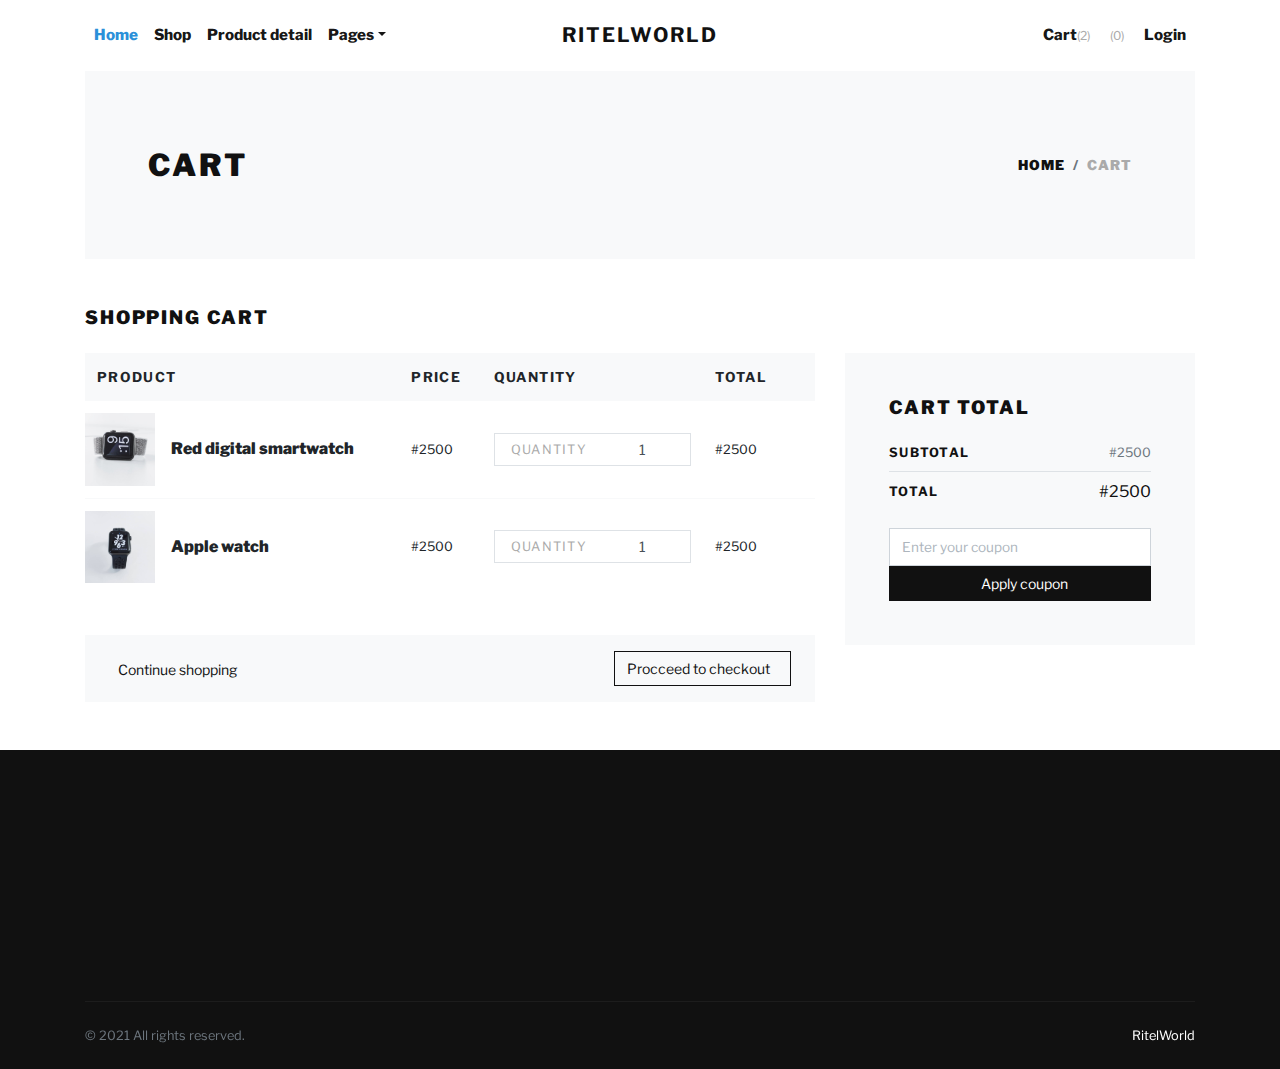
<file: cart.html>
<!DOCTYPE html>
<html>
  <head>
    <meta charset="utf-8">
    <meta http-equiv="X-UA-Compatible" content="IE=edge">
    <title> Cart | RitelWorld</title>
    <meta name="description" content="">
    <meta name="viewport" content="width=device-width, initial-scale=1">
    <meta name="robots" content="all,follow">
    <!-- Bootstrap CSS-->
    <link rel="stylesheet" href="vendor/bootstrap/css/bootstrap.min.css">
    <!-- Animate on scroll-->
    <link rel="stylesheet" href="vendor/animate-on-scroll/aos.css">
    <!-- Lightbox-->
    <link rel="stylesheet" href="vendor/lightbox2/css/lightbox.min.css">
    <!-- Range slider-->
    <link rel="stylesheet" href="vendor/nouislider/nouislider.min.css">
    <!-- Bootstrap select-->
    <link rel="stylesheet" href="vendor/bootstrap-select/css/bootstrap-select.min.css">
    <!-- Owl Carousel-->
    <link rel="stylesheet" href="vendor/owl.carousel2/assets/owl.carousel.min.css">
    <link rel="stylesheet" href="vendor/owl.carousel2/assets/owl.theme.default.css">
    <!-- Google fonts-->
    <link rel="stylesheet" href="https://fonts.googleapis.com/css2?family=Libre+Franklin:wght@300;400;700&amp;display=swap">
    <link rel="stylesheet" href="https://fonts.googleapis.com/css2?family=Martel+Sans:wght@300;400;800&amp;display=swap">
    <!-- theme stylesheet-->
    <link rel="stylesheet" href="css/style.blue.css" id="theme-stylesheet">
    <!-- Custom stylesheet - for your changes-->
    <link rel="stylesheet" href="css/custom.css">
 
    <!-- Tweaks for older IEs--><!--[if lt IE 9]>
        <script src="https://oss.maxcdn.com/html5shiv/3.7.3/html5shiv.min.js"></script>
        <script src="https://oss.maxcdn.com/respond/1.4.2/respond.min.js"></script><![endif]-->
  </head>
  <body>
    <div class="page-holder">
      <!-- navbar-->
      <header class="header bg-white">
        <div class="container px-0 px-lg-3">
          <nav class="navbar navbar-expand-lg navbar-light py-3 px-lg-0"><a class="navbar-brand" href="index.html"><span class="font-weight-bold text-uppercase text-dark">RitelWorld</span></a>
            <button class="navbar-toggler navbar-toggler-right" type="button" data-toggle="collapse" data-target="#navbarSupportedContent" aria-controls="navbarSupportedContent" aria-expanded="false" aria-label="Toggle navigation"><span class="navbar-toggler-icon"></span></button>
            <div class="collapse navbar-collapse" id="navbarSupportedContent">
              <ul class="navbar-nav mr-auto">
                <li class="nav-item">
                  <!-- Link--><a class="nav-link active" href="index.html">Home</a>
                </li>
                <li class="nav-item">
                  <!-- Link--><a class="nav-link" href="shop.html">Shop</a>
                </li>
                <li class="nav-item">
                  <!-- Link--><a class="nav-link" href="detail.html">Product detail</a>
                </li>
                <li class="nav-item dropdown"><a class="nav-link dropdown-toggle" id="pagesDropdown" href="#" data-toggle="dropdown" aria-haspopup="true" aria-expanded="false">Pages</a>
                  <div class="dropdown-menu mt-3" aria-labelledby="pagesDropdown"><a class="dropdown-item border-0 transition-link" href="index.html">Homepage</a><a class="dropdown-item border-0 transition-link" href="shop.html">Category</a><a class="dropdown-item border-0 transition-link" href="detail.html">Product detail</a><a class="dropdown-item border-0 transition-link" href="cart.html">Shopping cart</a><a class="dropdown-item border-0 transition-link" href="checkout.html">Checkout</a><a class="dropdown-item border-0 transition-link" href="signIn.html">Sign In</a> <a class="dropdown-item border-0 transition-link" href="signUp.html">Sign Up</a></div>
                </li>
              </ul>
              <ul class="navbar-nav ml-auto">               
                <li class="nav-item"><a class="nav-link" href="cart.html"> <i class="fas fa-dolly-flatbed mr-1 text-gray"></i>Cart<small class="text-gray">(2)</small></a></li>
                <li class="nav-item"><a class="nav-link" href="#"> <i class="far fa-heart mr-1"></i><small class="text-gray"> (0)</small></a></li>
                <li class="nav-item"><a class="nav-link" href="signIn.html"> <i class="fas fa-user-alt mr-1 text-gray"></i>Login</a></li>
              </ul>
            </div>
          </nav>
        </div>
      </header>
      <!--  Modal -->
      <div class="modal fade" id="productView" tabindex="-1" role="dialog" aria-hidden="true">
        <div class="modal-dialog modal-lg modal-dialog-centered" role="document">
          <div class="modal-content">
            <div class="modal-body p-0">
              <div class="row align-items-stretch">
                <div class="col-lg-6 p-lg-0"><a class="product-view d-block h-100 bg-cover bg-center" style="background: url(img/product-5.jpg)" href="img/product-5.jpg" data-lightbox="productview" title="Red digital smartwatch"></a><a class="d-none" href="img/product-5-alt-1.jpg" title="Red digital smartwatch" data-lightbox="productview"></a><a class="d-none" href="img/product-5-alt-2.jpg" title="Red digital smartwatch" data-lightbox="productview"></a></div>
                <div class="col-lg-6">
                  <button class="close p-4" type="button" data-dismiss="modal" aria-label="Close"><span aria-hidden="true">×</span></button>
                  <div class="p-5 my-md-4">
                    <ul class="list-inline mb-2">
                      <li class="list-inline-item m-0"><i class="fas fa-star small text-warning"></i></li>
                      <li class="list-inline-item m-0"><i class="fas fa-star small text-warning"></i></li>
                      <li class="list-inline-item m-0"><i class="fas fa-star small text-warning"></i></li>
                      <li class="list-inline-item m-0"><i class="fas fa-star small text-warning"></i></li>
                      <li class="list-inline-item m-0"><i class="fas fa-star small text-warning"></i></li>
                    </ul>
                    <h2 class="h4">Red digital smartwatch</h2>
                    <p class="text-muted">$250</p>
                    <p class="text-small mb-4">Lorem ipsum dolor sit amet, consectetur adipiscing elit. In ut ullamcorper leo, eget euismod orci. Cum sociis natoque penatibus et magnis dis parturient montes nascetur ridiculus mus. Vestibulum ultricies aliquam convallis.</p>
                    <div class="row align-items-stretch mb-4">
                      <div class="col-sm-7 pr-sm-0">
                        <div class="border d-flex align-items-center justify-content-between py-1 px-3"><span class="small text-uppercase text-gray mr-4 no-select">Quantity</span>
                          <div class="quantity">
                            <button class="dec-btn p-0"><i class="fas fa-caret-left"></i></button>
                            <input class="form-control border-0 shadow-0 p-0" type="text" value="1">
                            <button class="inc-btn p-0"><i class="fas fa-caret-right"></i></button>
                          </div>
                        </div>
                      </div>
                      <div class="col-sm-5 pl-sm-0"><a class="btn btn-dark btn-sm btn-block h-100 d-flex align-items-center justify-content-center px-0" href="cart.html">Add to cart</a></div>
                    </div><a class="btn btn-link text-dark p-0" href="#"><i class="far fa-heart mr-2"></i>Add to wish list</a>
                  </div>
                </div>
              </div>
            </div>
          </div>
        </div>
      </div>
      <div class="container">
        <!-- HERO SECTION-->
        <section class="py-5 bg-light">
          <div class="container">
            <div class="row px-4 px-lg-5 py-lg-4 align-items-center">
              <div class="col-lg-6">
                <h1 class="h2 text-uppercase mb-0">Cart</h1>
              </div>
              <div class="col-lg-6 text-lg-right">
                <nav aria-label="breadcrumb">
                  <ol class="breadcrumb justify-content-lg-end mb-0 px-0">
                    <li class="breadcrumb-item"><a href="index.html">Home</a></li>
                    <li class="breadcrumb-item active" aria-current="page">Cart</li>
                  </ol>
                </nav>
              </div>
            </div>
          </div>
        </section>
        <section class="py-5">
          <h2 class="h5 text-uppercase mb-4">Shopping cart</h2>
          <div class="row">
            <div class="col-lg-8 mb-4 mb-lg-0">
              <!-- CART TABLE-->
              <div class="table-responsive mb-4">
                <table class="table">
                  <thead class="bg-light">
                    <tr>
                      <th class="border-0" scope="col"> <strong class="text-small text-uppercase">Product</strong></th>
                      <th class="border-0" scope="col"> <strong class="text-small text-uppercase">Price</strong></th>
                      <th class="border-0" scope="col"> <strong class="text-small text-uppercase">Quantity</strong></th>
                      <th class="border-0" scope="col"> <strong class="text-small text-uppercase">Total</strong></th>
                      <th class="border-0" scope="col"> </th>
                    </tr>
                  </thead>
                  <tbody>
                    <tr>
                      <th class="pl-0 border-0" scope="row">
                        <div class="media align-items-center"><a class="reset-anchor d-block animsition-link" href="detail.html"><img src="img/product-detail-3.jpg" alt="..." width="70"/></a>
                          <div class="media-body ml-3"><strong class="h6"><a class="reset-anchor animsition-link" href="detail.html">Red digital smartwatch</a></strong></div>
                        </div>
                      </th>
                      <td class="align-middle border-0">
                        <p class="mb-0 small">#2500</p>
                      </td>
                      <td class="align-middle border-0">
                        <div class="border d-flex align-items-center justify-content-between px-3"><span class="small text-uppercase text-gray headings-font-family">Quantity</span>
                          <div class="quantity">
                            <button class="dec-btn p-0"><i class="fas fa-caret-left"></i></button>
                            <input class="form-control form-control-sm border-0 shadow-0 p-0" type="text" value="1"/>
                            <button class="inc-btn p-0"><i class="fas fa-caret-right"></i></button>
                          </div>
                        </div>
                      </td>
                      <td class="align-middle border-0">
                        <p class="mb-0 small">#2500</p>
                      </td>
                      <td class="align-middle border-0"><a class="reset-anchor" href="#"><i class="fas fa-trash-alt small text-muted"></i></a></td>
                    </tr>
                    <tr>
                      <th class="pl-0 border-light" scope="row">
                        <div class="media align-items-center"><a class="reset-anchor d-block animsition-link" href="detail.html"><img src="img/product-detail-2.jpg" alt="..." width="70"/></a>
                          <div class="media-body ml-3"><strong class="h6"><a class="reset-anchor animsition-link" href="detail.html">Apple watch</a></strong></div>
                        </div>
                      </th>
                      <td class="align-middle border-light">
                        <p class="mb-0 small">#2500</p>
                      </td>
                      <td class="align-middle border-light">
                        <div class="border d-flex align-items-center justify-content-between px-3"><span class="small text-uppercase text-gray headings-font-family">Quantity</span>
                          <div class="quantity">
                            <button class="dec-btn p-0"><i class="fas fa-caret-left"></i></button>
                            <input class="form-control form-control-sm border-0 shadow-0 p-0" type="text" value="1"/>
                            <button class="inc-btn p-0"><i class="fas fa-caret-right"></i></button>
                          </div>
                        </div>
                      </td>
                      <td class="align-middle border-light">
                        <p class="mb-0 small">#2500</p>
                      </td>
                      <td class="align-middle border-light"><a class="reset-anchor" href="#"><i class="fas fa-trash-alt small text-muted"></i></a></td>
                    </tr>
                  </tbody>
                </table>
              </div>
              <!-- CART NAV-->
              <div class="bg-light px-4 py-3">
                <div class="row align-items-center text-center">
                  <div class="col-md-6 mb-3 mb-md-0 text-md-left"><a class="btn btn-link p-0 text-dark btn-sm" href="shop.html"><i class="fas fa-long-arrow-alt-left mr-2"> </i>Continue shopping</a></div>
                  <div class="col-md-6 text-md-right"><a class="btn btn-outline-dark btn-sm" href="checkout.html">Procceed to checkout<i class="fas fa-long-arrow-alt-right ml-2"></i></a></div>
                </div>
              </div>
            </div>
            <!-- ORDER TOTAL-->
            <div class="col-lg-4">
              <div class="card border-0 rounded-0 p-lg-4 bg-light">
                <div class="card-body">
                  <h5 class="text-uppercase mb-4">Cart total</h5>
                  <ul class="list-unstyled mb-0">
                    <li class="d-flex align-items-center justify-content-between"><strong class="text-uppercase small font-weight-bold">Subtotal</strong><span class="text-muted small">#2500</span></li>
                    <li class="border-bottom my-2"></li>
                    <li class="d-flex align-items-center justify-content-between mb-4"><strong class="text-uppercase small font-weight-bold">Total</strong><span>#2500</span></li>
                    <li>
                      <form action="#">
                        <div class="form-group mb-0">
                          <input class="form-control" type="text" placeholder="Enter your coupon">
                          <button class="btn btn-dark btn-sm btn-block" type="submit"> <i class="fas fa-gift mr-2"></i>Apply coupon</button>
                        </div>
                      </form>
                    </li>
                  </ul>
                </div>
              </div>
            </div>
          </div>
        </section>
      </div>
      <footer class="bg-dark text-white">
        <div class="container py-4">
          <div class="row py-5">
            <div class="col-md-4 mb-3 mb-md-0" data-aos="fade-up"  data-aos-duration="1500">
              <h6 class="text-uppercase mb-3">Customer services</h6>
              <ul class="list-unstyled mb-0">
                <li><a class="footer-link" href="#">Help &amp; Contact Us</a></li>
                <li><a class="footer-link" href="#">Returns &amp; Refunds</a></li>
                <li><a class="footer-link" href="#">Online Stores</a></li>
                <li><a class="footer-link" href="#">Terms &amp; Conditions</a></li>
              </ul>
            </div>
            <div class="col-md-4 mb-3 mb-md-0" data-aos="fade-up"  data-aos-duration="1200">
              <h6 class="text-uppercase mb-3">Company</h6>
              <ul class="list-unstyled mb-0">
                <li><a class="footer-link" href="#">What We Do</a></li>
                <li><a class="footer-link" href="#">Available Services</a></li>
                <li><a class="footer-link" href="#">Latest Posts</a></li>
                <li><a class="footer-link" href="#">FAQs</a></li>
              </ul>
            </div>
            <div class="col-md-4" data-aos="fade-up"  data-aos-duration="1500">
              <h6 class="text-uppercase mb-3">Social media</h6>
              <ul class="list-unstyled mb-0">
                <li><a class="footer-link" href="#">Twitter</a></li>
                <li><a class="footer-link" href="#">Instagram</a></li>
                <li><a class="footer-link" href="#">Tumblr</a></li>
                <li><a class="footer-link" href="#">Pinterest</a></li>
              </ul>
            </div>
          </div>
          <div class="border-top pt-4" style="border-color: #1d1d1d !important">
            <div class="row">
              <div class="col-lg-6">
                <p class="small text-muted mb-0">&copy; 2021 All rights reserved.</p>
              </div>
              <div class="col-lg-6 text-lg-right">
                <p class="small text-white mb-0">RitelWorld</p>
              </div>
            </div>
          </div>
        </div>
      </footer>
      <!-- JavaScript files-->
      <script src="vendor/jquery/jquery.min.js"></script>
      <script src="vendor/bootstrap/js/bootstrap.bundle.min.js"></script>
      <script src="vendor/lightbox2/js/lightbox.min.js"></script>
      <script src="vendor/nouislider/nouislider.min.js"></script>
      <script src="vendor/bootstrap-select/js/bootstrap-select.min.js"></script>
      <script src="vendor/owl.carousel2/owl.carousel.min.js"></script>
      <script src="vendor/owl.carousel2.thumbs/owl.carousel2.thumbs.min.js"></script>
      <script src="vendor/animate-on-scroll/aos.js"></script>
      <script src="js/front.js"></script>
      <script>
        // ------------------------------------------------------- //
        //   Inject SVG Sprite - 
        //   see more here 
        //   https://css-tricks.com/ajaxing-svg-sprite/
        // ------------------------------------------------------ //
        function injectSvgSprite(path) {
        
            var ajax = new XMLHttpRequest();
            ajax.open("GET", path, true);
            ajax.send();
            ajax.onload = function(e) {
            var div = document.createElement("div");
            div.className = 'd-none';
            div.innerHTML = ajax.responseText;
            document.body.insertBefore(div, document.body.childNodes[0]);
            }
        }
        // this is set to BootstrapTemple website as you cannot 
        // inject local SVG sprite (using only 'icons/orion-svg-sprite.svg' path)
        // while using file:// protocol
        // pls don't forget to change to your domain :)
        injectSvgSprite('https://bootstraptemple.com/files/icons/orion-svg-sprite.svg'); 
        
      </script>
      <!-- FontAwesome CSS - loading as last, so it doesn't block rendering-->
      <link rel="stylesheet" href="https://use.fontawesome.com/releases/v5.7.1/css/all.css" integrity="sha384-fnmOCqbTlWIlj8LyTjo7mOUStjsKC4pOpQbqyi7RrhN7udi9RwhKkMHpvLbHG9Sr" crossorigin="anonymous">
    </div>
  </body>
</html>
</file>
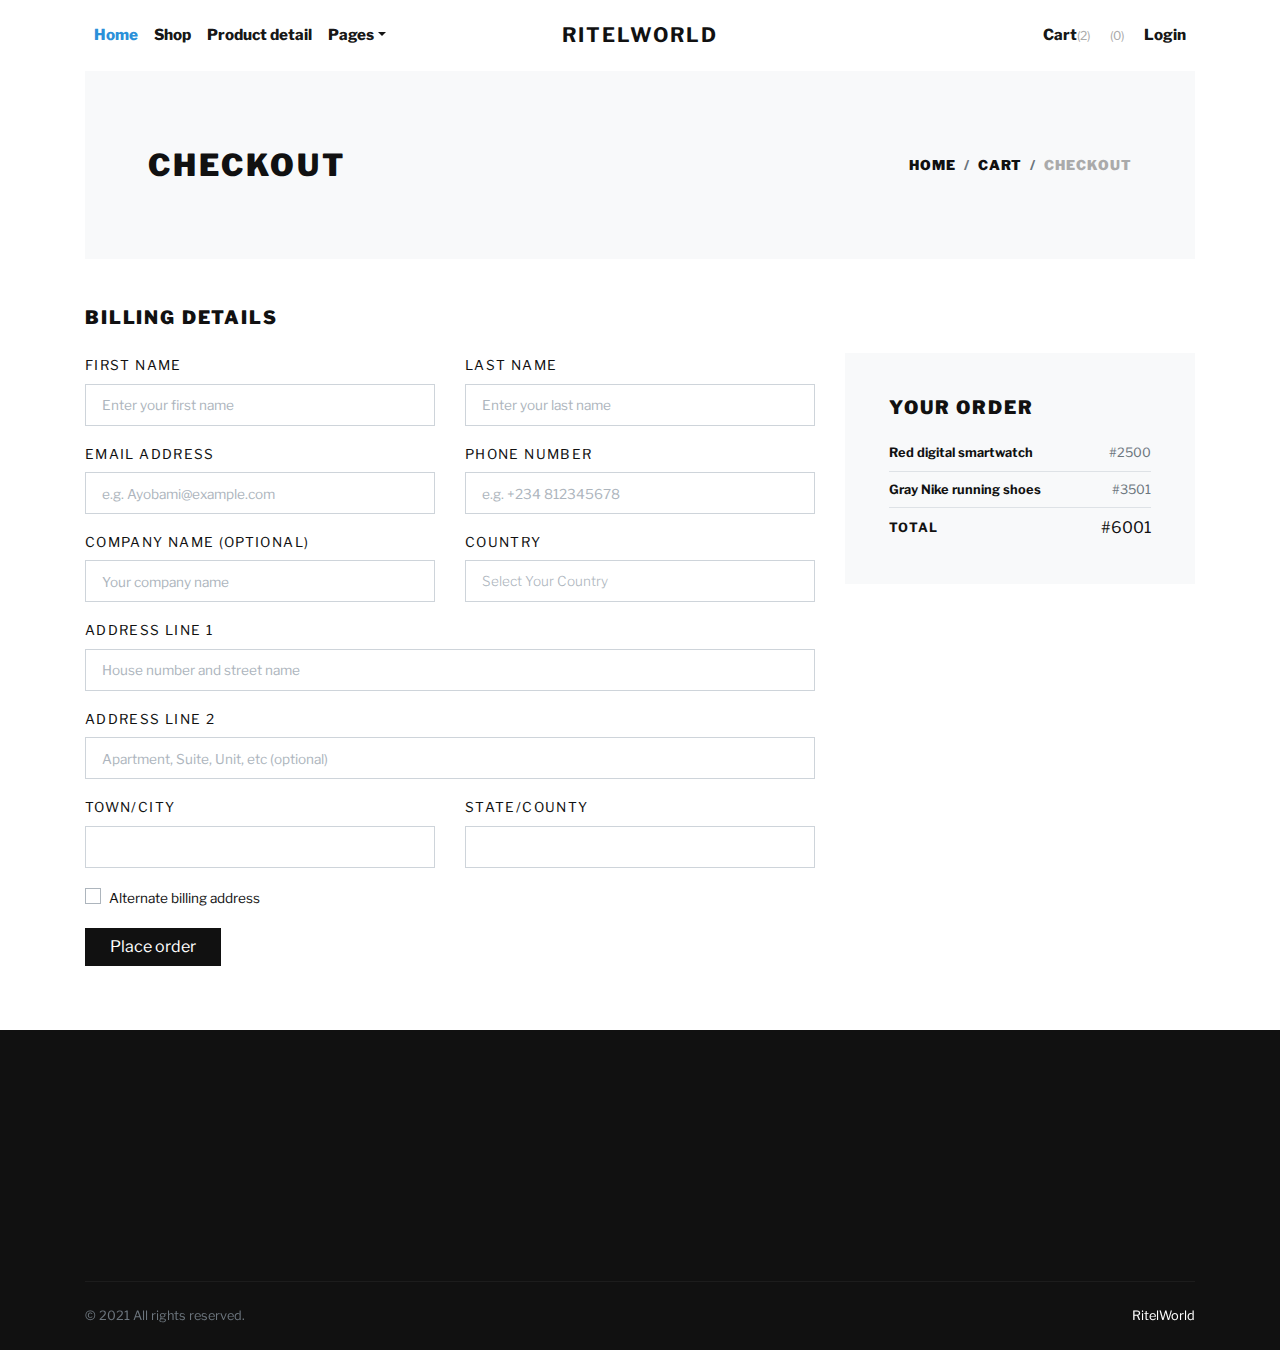
<file: checkout.html>
<!DOCTYPE html>
<html>
  <head>
    <meta charset="utf-8">
    <meta http-equiv="X-UA-Compatible" content="IE=edge">
    <title> Cart | RitelWorld</title>
    <meta name="description" content="">
    <meta name="viewport" content="width=device-width, initial-scale=1">
    <meta name="robots" content="all,follow">
    <!-- Bootstrap CSS-->
    <link rel="stylesheet" href="vendor/bootstrap/css/bootstrap.min.css">
    <!-- Animate on scroll-->
    <link rel="stylesheet" href="vendor/animate-on-scroll/aos.css">
    <!-- Lightbox-->
    <link rel="stylesheet" href="vendor/lightbox2/css/lightbox.min.css">
    <!-- Bootstrap select-->
    <link rel="stylesheet" href="vendor/bootstrap-select/css/bootstrap-select.min.css">
    <!-- Owl Carousel-->
    <link rel="stylesheet" href="vendor/owl.carousel2/assets/owl.carousel.min.css">
    <link rel="stylesheet" href="vendor/owl.carousel2/assets/owl.theme.default.css">
    <!-- Google fonts-->
    <link rel="stylesheet" href="https://fonts.googleapis.com/css2?family=Libre+Franklin:wght@300;400;700&amp;display=swap">
    <link rel="stylesheet" href="https://fonts.googleapis.com/css2?family=Martel+Sans:wght@300;400;800&amp;display=swap">
    <!-- theme stylesheet-->
    <link rel="stylesheet" href="css/style.blue.css" id="theme-stylesheet">
    <!-- Custom stylesheet - for your changes-->
    <link rel="stylesheet" href="css/custom.css">
 
    <!-- Tweaks for older IEs--><!--[if lt IE 9]>
        <script src="https://oss.maxcdn.com/html5shiv/3.7.3/html5shiv.min.js"></script>
        <script src="https://oss.maxcdn.com/respond/1.4.2/respond.min.js"></script><![endif]-->
  </head>
  <body>
    <div class="page-holder">
      <!-- navbar-->
      <header class="header bg-white">
        <div class="container px-0 px-lg-3">
          <nav class="navbar navbar-expand-lg navbar-light py-3 px-lg-0"><a class="navbar-brand" href="index.html"><span class="font-weight-bold text-uppercase text-dark">RitelWorld</span></a>
            <button class="navbar-toggler navbar-toggler-right" type="button" data-toggle="collapse" data-target="#navbarSupportedContent" aria-controls="navbarSupportedContent" aria-expanded="false" aria-label="Toggle navigation"><span class="navbar-toggler-icon"></span></button>
            <div class="collapse navbar-collapse" id="navbarSupportedContent">
              <ul class="navbar-nav mr-auto">
                <li class="nav-item">
                  <!-- Link--><a class="nav-link active" href="index.html">Home</a>
                </li>
                <li class="nav-item">
                  <!-- Link--><a class="nav-link" href="shop.html">Shop</a>
                </li>
                <li class="nav-item">
                  <!-- Link--><a class="nav-link" href="detail.html">Product detail</a>
                </li>
                <li class="nav-item dropdown"><a class="nav-link dropdown-toggle" id="pagesDropdown" href="#" data-toggle="dropdown" aria-haspopup="true" aria-expanded="false">Pages</a>
                  <div class="dropdown-menu mt-3" aria-labelledby="pagesDropdown"><a class="dropdown-item border-0 transition-link" href="index.html">Homepage</a><a class="dropdown-item border-0 transition-link" href="shop.html">Category</a><a class="dropdown-item border-0 transition-link" href="detail.html">Product detail</a><a class="dropdown-item border-0 transition-link" href="cart.html">Shopping cart</a><a class="dropdown-item border-0 transition-link" href="checkout.html">Checkout</a><a class="dropdown-item border-0 transition-link" href="signIn.html">Sign In</a> <a class="dropdown-item border-0 transition-link" href="signUp.html">Sign Up</a></div>
                </li>
              </ul>
              <ul class="navbar-nav ml-auto">               
                <li class="nav-item"><a class="nav-link" href="cart.html"> <i class="fas fa-dolly-flatbed mr-1 text-gray"></i>Cart<small class="text-gray">(2)</small></a></li>
                <li class="nav-item"><a class="nav-link" href="#"> <i class="far fa-heart mr-1"></i><small class="text-gray"> (0)</small></a></li>
                <li class="nav-item"><a class="nav-link" href="signIn.html"> <i class="fas fa-user-alt mr-1 text-gray"></i>Login</a></li>
              </ul>
            </div>
          </nav>
        </div>
      </header>
      <!--  Modal -->
      <div class="modal fade" id="productView" tabindex="-1" role="dialog" aria-hidden="true">
        <div class="modal-dialog modal-lg modal-dialog-centered" role="document">
          <div class="modal-content">
            <div class="modal-body p-0">
              <div class="row align-items-stretch">
                <div class="col-lg-6 p-lg-0"><a class="product-view d-block h-100 bg-cover bg-center" style="background: url(img/product-5.jpg)" href="img/product-5.jpg" data-lightbox="productview" title="Red digital smartwatch"></a><a class="d-none" href="img/product-5-alt-1.jpg" title="Red digital smartwatch" data-lightbox="productview"></a><a class="d-none" href="img/product-5-alt-2.jpg" title="Red digital smartwatch" data-lightbox="productview"></a></div>
                <div class="col-lg-6">
                  <button class="close p-4" type="button" data-dismiss="modal" aria-label="Close"><span aria-hidden="true">×</span></button>
                  <div class="p-5 my-md-4">
                    <ul class="list-inline mb-2">
                      <li class="list-inline-item m-0"><i class="fas fa-star small text-warning"></i></li>
                      <li class="list-inline-item m-0"><i class="fas fa-star small text-warning"></i></li>
                      <li class="list-inline-item m-0"><i class="fas fa-star small text-warning"></i></li>
                      <li class="list-inline-item m-0"><i class="fas fa-star small text-warning"></i></li>
                      <li class="list-inline-item m-0"><i class="fas fa-star small text-warning"></i></li>
                    </ul>
                    <h2 class="h4">Red digital smartwatch</h2>
                    <p class="text-muted">#2500</p>
                    <p class="text-small mb-4">Lorem ipsum dolor sit amet, consectetur adipiscing elit. In ut ullamcorper leo, eget euismod orci. Cum sociis natoque penatibus et magnis dis parturient montes nascetur ridiculus mus. Vestibulum ultricies aliquam convallis.</p>
                    <div class="row align-items-stretch mb-4">
                      <div class="col-sm-7 pr-sm-0">
                        <div class="border d-flex align-items-center justify-content-between py-1 px-3"><span class="small text-uppercase text-gray mr-4 no-select">Quantity</span>
                          <div class="quantity">
                            <button class="dec-btn p-0"><i class="fas fa-caret-left"></i></button>
                            <input class="form-control border-0 shadow-0 p-0" type="text" value="1">
                            <button class="inc-btn p-0"><i class="fas fa-caret-right"></i></button>
                          </div>
                        </div>
                      </div>
                      <div class="col-sm-5 pl-sm-0"><a class="btn btn-dark btn-sm btn-block h-100 d-flex align-items-center justify-content-center px-0" href="cart.html">Add to cart</a></div>
                    </div><a class="btn btn-link text-dark p-0" href="#"><i class="far fa-heart mr-2"></i>Add to wish list</a>
                  </div>
                </div>
              </div>
            </div>
          </div>
        </div>
      </div>
      <div class="container">
        <!-- HERO SECTION-->
        <section class="py-5 bg-light">
          <div class="container">
            <div class="row px-4 px-lg-5 py-lg-4 align-items-center">
              <div class="col-lg-6">
                <h1 class="h2 text-uppercase mb-0">Checkout</h1>
              </div>
              <div class="col-lg-6 text-lg-right">
                <nav aria-label="breadcrumb">
                  <ol class="breadcrumb justify-content-lg-end mb-0 px-0">
                    <li class="breadcrumb-item"><a href="index.html">Home</a></li>
                    <li class="breadcrumb-item"><a href="cart.html">Cart</a></li>
                    <li class="breadcrumb-item active" aria-current="page">Checkout</li>
                  </ol>
                </nav>
              </div>
            </div>
          </div>
        </section>
        <section class="py-5">
          <!-- BILLING ADDRESS-->
          <h2 class="h5 text-uppercase mb-4">Billing details</h2>
          <div class="row">
            <div class="col-lg-8">
              <form action="#">
                <div class="row">
                  <div class="col-lg-6 form-group">
                    <label class="text-small text-uppercase" for="firstName">First name</label>
                    <input class="form-control form-control-lg" id="firstName" type="text" placeholder="Enter your first name">
                  </div>
                  <div class="col-lg-6 form-group">
                    <label class="text-small text-uppercase" for="lastName">Last name</label>
                    <input class="form-control form-control-lg" id="lastName" type="text" placeholder="Enter your last name">
                  </div>
                  <div class="col-lg-6 form-group">
                    <label class="text-small text-uppercase" for="email">Email address</label>
                    <input class="form-control form-control-lg" id="email" type="email" placeholder="e.g. Ayobami@example.com">
                  </div>
                  <div class="col-lg-6 form-group">
                    <label class="text-small text-uppercase" for="phone">Phone number</label>
                    <input class="form-control form-control-lg" id="phone" type="tel" placeholder="e.g. +234 812345678">
                  </div>
                  <div class="col-lg-6 form-group">
                    <label class="text-small text-uppercase" for="company">Company name (optional)</label>
                    <input class="form-control form-control-lg" id="company" type="text" placeholder="Your company name">
                  </div>
                  <div class="col-lg-6 form-group">
                    <label class="text-small text-uppercase" for="country">Country</label>
                    <select class="selectpicker country" id="country" data-width="fit" data-style="form-control form-control-lg" data-title="Select your country"></select>
                  </div>
                  <div class="col-lg-12 form-group">
                    <label class="text-small text-uppercase" for="address">Address line 1</label>
                    <input class="form-control form-control-lg" id="address" type="text" placeholder="House number and street name">
                  </div>
                  <div class="col-lg-12 form-group">
                    <label class="text-small text-uppercase" for="address">Address line 2</label>
                    <input class="form-control form-control-lg" id="addressalt" type="text" placeholder="Apartment, Suite, Unit, etc (optional)">
                  </div>
                  <div class="col-lg-6 form-group">
                    <label class="text-small text-uppercase" for="city">Town/City</label>
                    <input class="form-control form-control-lg" id="city" type="text">
                  </div>
                  <div class="col-lg-6 form-group">
                    <label class="text-small text-uppercase" for="state">State/County</label>
                    <input class="form-control form-control-lg" id="state" type="text">
                  </div>
                  <div class="col-lg-6 form-group">
                    <div class="custom-control custom-checkbox">
                      <input class="custom-control-input" id="alternateAddressCheckbox" type="checkbox">
                      <label class="custom-control-label text-small" for="alternateAddressCheckbox">Alternate billing address</label>
                    </div>
                  </div>
                  <div class="col-lg-12">
                    <div class="row d-none" id="alternateAddress">
                      <div class="col-12 mt-4">
                        <h2 class="h4 text-uppercase mb-4">Alternative billing details</h2>
                      </div>
                      <div class="col-lg-6 form-group">
                        <label class="text-small text-uppercase" for="firstName2">First name</label>
                        <input class="form-control form-control-lg" id="firstName2" type="text" placeholder="Enter your first name">
                      </div>
                      <div class="col-lg-6 form-group">
                        <label class="text-small text-uppercase" for="lastName2">Last name</label>
                        <input class="form-control form-control-lg" id="lastName2" type="text" placeholder="Enter your last name">
                      </div>
                      <div class="col-lg-6 form-group">
                        <label class="text-small text-uppercase" for="email2">Email address</label>
                        <input class="form-control form-control-lg" id="email2" type="email" placeholder="e.g. Tunde@example.com">
                      </div>
                      <div class="col-lg-6 form-group">
                        <label class="text-small text-uppercase" for="phone2">Phone number</label>
                        <input class="form-control form-control-lg" id="phone2" type="tel" placeholder="e.g. +234 812345678">
                      </div>
                      <div class="col-lg-6 form-group">
                        <label class="text-small text-uppercase" for="company2">Company name (optional)</label>
                        <input class="form-control form-control-lg" id="company2" type="text" placeholder="Your company name">
                      </div>
                      <div class="col-lg-6 form-group">
                        <label class="text-small text-uppercase" for="country2">Country</label>
                        <select class="selectpicker country" id="country2" data-width="fit" data-style="form-control form-control-lg" data-title="Select your country"></select>
                      </div>
                      <div class="col-lg-12 form-group">
                        <label class="text-small text-uppercase" for="address2">Address line 1</label>
                        <input class="form-control form-control-lg" id="address2" type="text" placeholder="House number and street name">
                      </div>
                      <div class="col-lg-12 form-group">
                        <label class="text-small text-uppercase" for="address2">Address line 2</label>
                        <input class="form-control form-control-lg" id="addressalt2" type="text" placeholder="Apartment, Suite, Unit, etc (optional)">
                      </div>
                      <div class="col-lg-6 form-group">
                        <label class="text-small text-uppercase" for="city3">Town/City</label>
                        <input class="form-control form-control-lg" id="city3" type="text">
                      </div>
                      <div class="col-lg-6 form-group">
                        <label class="text-small text-uppercase" for="state4">State/County</label>
                        <input class="form-control form-control-lg" id="state4" type="text">
                      </div>
                    </div>
                  </div>
                  <div class="col-lg-12 form-group">
                    <button class="btn btn-dark" type="submit">Place order</button>
                  </div>
                </div>
              </form>
            </div>
            <!-- ORDER SUMMARY-->
            <div class="col-lg-4">
              <div class="card border-0 rounded-0 p-lg-4 bg-light">
                <div class="card-body">
                  <h5 class="text-uppercase mb-4">Your order</h5>
                  <ul class="list-unstyled mb-0">
                    <li class="d-flex align-items-center justify-content-between"><strong class="small font-weight-bold">Red digital smartwatch</strong><span class="text-muted small">#2500</span></li>
                    <li class="border-bottom my-2"></li>
                    <li class="d-flex align-items-center justify-content-between"><strong class="small font-weight-bold">Gray Nike running shoes</strong><span class="text-muted small">#3501</span></li>
                    <li class="border-bottom my-2"></li>
                    <li class="d-flex align-items-center justify-content-between"><strong class="text-uppercase small font-weight-bold">Total</strong><span>#6001</span></li>
                  </ul>
                </div>
              </div>
            </div>
          </div>
        </section>
      </div>
      <footer class="bg-dark text-white">
        <div class="container py-4">
          <div class="row py-5">
            <div class="col-md-4 mb-3 mb-md-0" data-aos="fade-up"  data-aos-duration="1500">
              <h6 class="text-uppercase mb-3">Customer services</h6>
              <ul class="list-unstyled mb-0">
                <li><a class="footer-link" href="#">Help &amp; Contact Us</a></li>
                <li><a class="footer-link" href="#">Returns &amp; Refunds</a></li>
                <li><a class="footer-link" href="#">Online Stores</a></li>
                <li><a class="footer-link" href="#">Terms &amp; Conditions</a></li>
              </ul>
            </div>
            <div class="col-md-4 mb-3 mb-md-0" data-aos="fade-up"  data-aos-duration="1200">
              <h6 class="text-uppercase mb-3">Company</h6>
              <ul class="list-unstyled mb-0">
                <li><a class="footer-link" href="#">What We Do</a></li>
                <li><a class="footer-link" href="#">Available Services</a></li>
                <li><a class="footer-link" href="#">Latest Posts</a></li>
                <li><a class="footer-link" href="#">FAQs</a></li>
              </ul>
            </div>
            <div class="col-md-4" data-aos="fade-up"  data-aos-duration="1500">
              <h6 class="text-uppercase mb-3">Social media</h6>
              <ul class="list-unstyled mb-0">
                <li><a class="footer-link" href="#">Twitter</a></li>
                <li><a class="footer-link" href="#">Instagram</a></li>
                <li><a class="footer-link" href="#">Tumblr</a></li>
                <li><a class="footer-link" href="#">Pinterest</a></li>
              </ul>
            </div>
          </div>
          <div class="border-top pt-4" style="border-color: #1d1d1d !important">
            <div class="row">
              <div class="col-lg-6">
                <p class="small text-muted mb-0">&copy; 2021 All rights reserved.</p>
              </div>
              <div class="col-lg-6 text-lg-right">
                <p class="small text-white mb-0">RitelWorld</p>
              </div>
            </div>
          </div>
        </div>
      </footer>
      <!-- JavaScript files-->
      <script src="vendor/jquery/jquery.min.js"></script>
      <script src="vendor/bootstrap/js/bootstrap.bundle.min.js"></script>
      <script src="vendor/lightbox2/js/lightbox.min.js"></script>
      <script src="vendor/nouislider/nouislider.min.js"></script>
      <script src="vendor/bootstrap-select/js/bootstrap-select.min.js"></script>
      <script src="vendor/owl.carousel2/owl.carousel.min.js"></script>
      <script src="vendor/owl.carousel2.thumbs/owl.carousel2.thumbs.min.js"></script>
      <script src="vendor/animate-on-scroll/aos.js"></script>
      <script src="js/front.js"></script>
      <script>
        // ------------------------------------------------------- //
        //   Inject SVG Sprite - 
        //   see more here 
        //   https://css-tricks.com/ajaxing-svg-sprite/
        // ------------------------------------------------------ //
        function injectSvgSprite(path) {
        
            var ajax = new XMLHttpRequest();
            ajax.open("GET", path, true);
            ajax.send();
            ajax.onload = function(e) {
            var div = document.createElement("div");
            div.className = 'd-none';
            div.innerHTML = ajax.responseText;
            document.body.insertBefore(div, document.body.childNodes[0]);
            }
        }
        // this is set to BootstrapTemple website as you cannot 
        // inject local SVG sprite (using only 'icons/orion-svg-sprite.svg' path)
        // while using file:// protocol
        // pls don't forget to change to your domain :)
        injectSvgSprite('https://bootstraptemple.com/files/icons/orion-svg-sprite.svg'); 
        
      </script>
      <!-- FontAwesome CSS - loading as last, so it doesn't block rendering-->
      <link rel="stylesheet" href="https://use.fontawesome.com/releases/v5.7.1/css/all.css" integrity="sha384-fnmOCqbTlWIlj8LyTjo7mOUStjsKC4pOpQbqyi7RrhN7udi9RwhKkMHpvLbHG9Sr" crossorigin="anonymous">
    </div>
  </body>
</html>
</file>
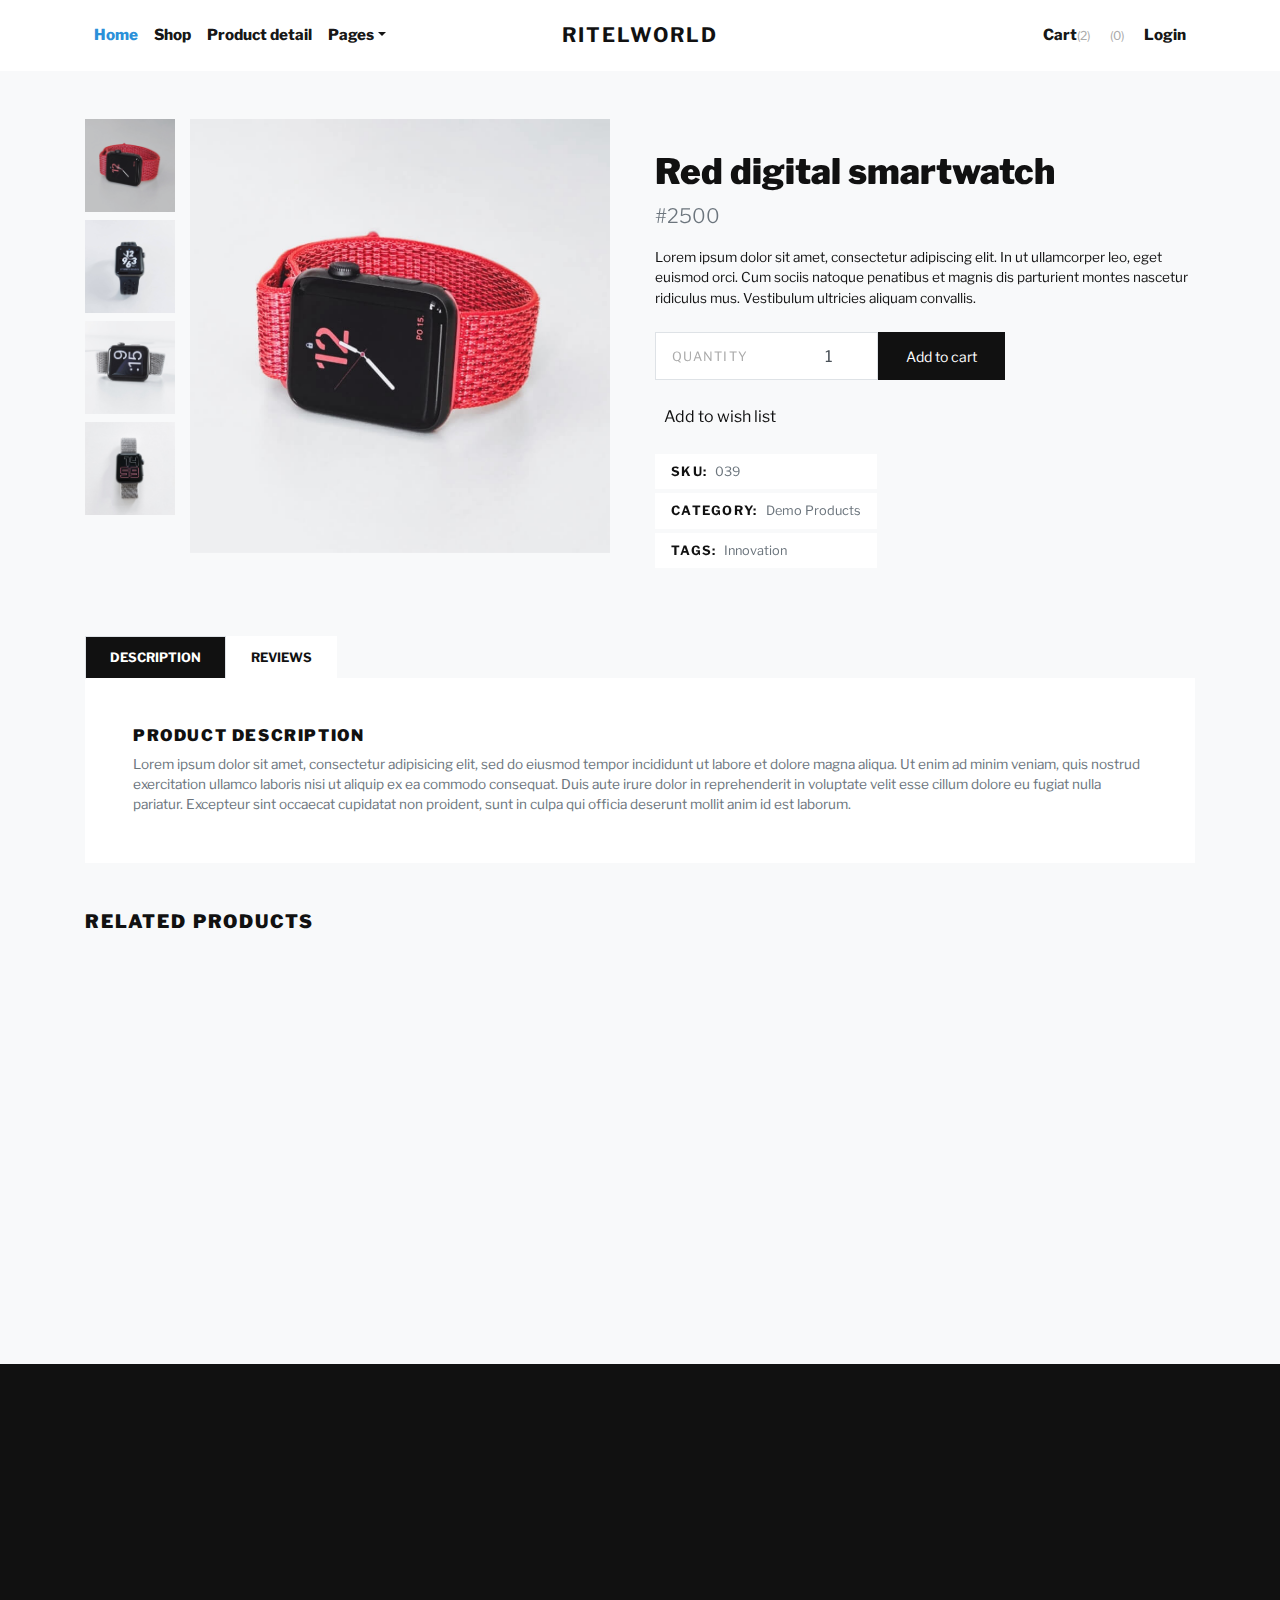
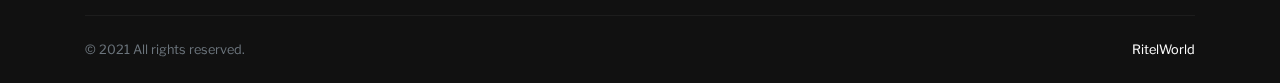
<file: detail.html>
<!DOCTYPE html>
<html>
  <head>
    <meta charset="utf-8">
    <meta http-equiv="X-UA-Compatible" content="IE=edge">
    <title> RitelWorld</title>
    <meta name="description" content="">
    <meta name="viewport" content="width=device-width, initial-scale=1">
    <meta name="robots" content="all,follow">
    <!-- Bootstrap CSS-->
    <link rel="stylesheet" href="vendor/bootstrap/css/bootstrap.min.css">
    <!-- Animate on scroll-->
    <link rel="stylesheet" href="vendor/animate-on-scroll/aos.css">
    <!-- Lightbox-->
    <link rel="stylesheet" href="vendor/lightbox2/css/lightbox.min.css">
    <!-- Range slider-->
    <link rel="stylesheet" href="vendor/nouislider/nouislider.min.css">
    <!-- Bootstrap select-->
    <link rel="stylesheet" href="vendor/bootstrap-select/css/bootstrap-select.min.css">
    <!-- Owl Carousel-->
    <link rel="stylesheet" href="vendor/owl.carousel2/assets/owl.carousel.min.css">
    <link rel="stylesheet" href="vendor/owl.carousel2/assets/owl.theme.default.css">
    <!-- Google fonts-->
    <link rel="stylesheet" href="https://fonts.googleapis.com/css2?family=Libre+Franklin:wght@300;400;700&amp;display=swap">
    <link rel="stylesheet" href="https://fonts.googleapis.com/css2?family=Martel+Sans:wght@300;400;800&amp;display=swap">
    <!-- theme stylesheet-->
    <link rel="stylesheet" href="css/style.blue.css" id="theme-stylesheet">
    <!-- Custom stylesheet - for your changes-->
    <link rel="stylesheet" href="css/custom.css">
 
    <!-- Tweaks for older IEs--><!--[if lt IE 9]>
        <script src="https://oss.maxcdn.com/html5shiv/3.7.3/html5shiv.min.js"></script>
        <script src="https://oss.maxcdn.com/respond/1.4.2/respond.min.js"></script><![endif]-->
  </head>
  <body>
    <div class="page-holder bg-light">
      <!-- navbar-->
      <header class="header bg-white">
        <div class="container px-0 px-lg-3">
          <nav class="navbar navbar-expand-lg navbar-light py-3 px-lg-0"><a class="navbar-brand" href="index.html"><span class="font-weight-bold text-uppercase text-dark">RitelWorld</span></a>
            <button class="navbar-toggler navbar-toggler-right" type="button" data-toggle="collapse" data-target="#navbarSupportedContent" aria-controls="navbarSupportedContent" aria-expanded="false" aria-label="Toggle navigation"><span class="navbar-toggler-icon"></span></button>
            <div class="collapse navbar-collapse" id="navbarSupportedContent">
              <ul class="navbar-nav mr-auto">
                <li class="nav-item">
                  <!-- Link--><a class="nav-link active" href="index.html">Home</a>
                </li>
                <li class="nav-item">
                  <!-- Link--><a class="nav-link" href="shop.html">Shop</a>
                </li>
                <li class="nav-item">
                  <!-- Link--><a class="nav-link" href="detail.html">Product detail</a>
                </li>
                <li class="nav-item dropdown"><a class="nav-link dropdown-toggle" id="pagesDropdown" href="#" data-toggle="dropdown" aria-haspopup="true" aria-expanded="false">Pages</a>
                  <div class="dropdown-menu mt-3" aria-labelledby="pagesDropdown"><a class="dropdown-item border-0 transition-link" href="index.html">Homepage</a><a class="dropdown-item border-0 transition-link" href="shop.html">Category</a><a class="dropdown-item border-0 transition-link" href="detail.html">Product detail</a><a class="dropdown-item border-0 transition-link" href="cart.html">Shopping cart</a><a class="dropdown-item border-0 transition-link" href="checkout.html">Checkout</a><a class="dropdown-item border-0 transition-link" href="signIn.html">Sign In</a> <a class="dropdown-item border-0 transition-link" href="signUp.html">Sign Up</a></div>
                </li>
              </ul>
              <ul class="navbar-nav ml-auto">               
                <li class="nav-item"><a class="nav-link" href="cart.html"> <i class="fas fa-dolly-flatbed mr-1 text-gray"></i>Cart<small class="text-gray">(2)</small></a></li>
                <li class="nav-item"><a class="nav-link" href="#"> <i class="far fa-heart mr-1"></i><small class="text-gray"> (0)</small></a></li>
                <li class="nav-item"><a class="nav-link" href="signIn.html"> <i class="fas fa-user-alt mr-1 text-gray"></i>Login</a></li>
              </ul>
            </div>
          </nav>
        </div>
      </header>
      <!--  Modal -->
      <div class="modal fade" id="productView" tabindex="-1" role="dialog" aria-hidden="true">
        <div class="modal-dialog modal-lg modal-dialog-centered" role="document">
          <div class="modal-content">
            <div class="modal-body p-0">
              <div class="row align-items-stretch">
                <div class="col-lg-6 p-lg-0"><a class="product-view d-block h-100 bg-cover bg-center" style="background: url(img/product-5.jpg)" href="img/product-5.jpg" data-lightbox="productview" title="Red digital smartwatch"></a><a class="d-none" href="img/product-5-alt-1.jpg" title="Red digital smartwatch" data-lightbox="productview"></a><a class="d-none" href="img/product-5-alt-2.jpg" title="Red digital smartwatch" data-lightbox="productview"></a></div>
                <div class="col-lg-6">
                  <button class="close p-4" type="button" data-dismiss="modal" aria-label="Close"><span aria-hidden="true">×</span></button>
                  <div class="p-5 my-md-4">
                    <ul class="list-inline mb-2">
                      <li class="list-inline-item m-0"><i class="fas fa-star small text-warning"></i></li>
                      <li class="list-inline-item m-0"><i class="fas fa-star small text-warning"></i></li>
                      <li class="list-inline-item m-0"><i class="fas fa-star small text-warning"></i></li>
                      <li class="list-inline-item m-0"><i class="fas fa-star small text-warning"></i></li>
                      <li class="list-inline-item m-0"><i class="fas fa-star small text-warning"></i></li>
                    </ul>
                    <h2 class="h4">Red digital smartwatch</h2>
                    <p class="text-muted">#2500</p>
                    <p class="text-small mb-4">Lorem ipsum dolor sit amet, consectetur adipiscing elit. In ut ullamcorper leo, eget euismod orci. Cum sociis natoque penatibus et magnis dis parturient montes nascetur ridiculus mus. Vestibulum ultricies aliquam convallis.</p>
                    <div class="row align-items-stretch mb-4">
                      <div class="col-sm-7 pr-sm-0">
                        <div class="border d-flex align-items-center justify-content-between py-1 px-3"><span class="small text-uppercase text-gray mr-4 no-select">Quantity</span>
                          <div class="quantity">
                            <button class="dec-btn p-0"><i class="fas fa-caret-left"></i></button>
                            <input class="form-control border-0 shadow-0 p-0" type="text" value="1">
                            <button class="inc-btn p-0"><i class="fas fa-caret-right"></i></button>
                          </div>
                        </div>
                      </div>
                      <div class="col-sm-5 pl-sm-0"><a class="btn btn-dark btn-sm btn-block h-100 d-flex align-items-center justify-content-center px-0" href="cart.html">Add to cart</a></div>
                    </div><a class="btn btn-link text-dark p-0" href="#"><i class="far fa-heart mr-2"></i>Add to wish list</a>
                  </div>
                </div>
              </div>
            </div>
          </div>
        </div>
      </div>
      <section class="py-5">
        <div class="container">
          <div class="row mb-5">
            <div class="col-lg-6">
              <!-- PRODUCT SLIDER-->
              <div class="row m-sm-0">
                <div class="col-sm-2 p-sm-0 order-2 order-sm-1 mt-2 mt-sm-0">
                  <div class="owl-thumbs d-flex flex-row flex-sm-column" data-slider-id="1">
                    <div class="owl-thumb-item flex-fill mb-2 mr-2 mr-sm-0"><img class="w-100" src="img/product-detail-1.jpg" alt="..."></div>
                    <div class="owl-thumb-item flex-fill mb-2 mr-2 mr-sm-0"><img class="w-100" src="img/product-detail-2.jpg" alt="..."></div>
                    <div class="owl-thumb-item flex-fill mb-2 mr-2 mr-sm-0"><img class="w-100" src="img/product-detail-3.jpg" alt="..."></div>
                    <div class="owl-thumb-item flex-fill mb-2"><img class="w-100" src="img/product-detail-4.jpg" alt="..."></div>
                  </div>
                </div>
                <div class="col-sm-10 order-1 order-sm-2">
                  <div class="owl-carousel product-slider" data-slider-id="1"><a class="d-block" href="img/product-detail-1.jpg" data-lightbox="product" title="Product item 1"><img class="img-fluid" src="img/product-detail-1.jpg" alt="..."></a><a class="d-block" href="img/product-detail-2.jpg" data-lightbox="product" title="Product item 2"><img class="img-fluid" src="img/product-detail-2.jpg" alt="..."></a><a class="d-block" href="img/product-detail-3.jpg" data-lightbox="product" title="Product item 3"><img class="img-fluid" src="img/product-detail-3.jpg" alt="..."></a><a class="d-block" href="img/product-detail-4.jpg" data-lightbox="product" title="Product item 4"><img class="img-fluid" src="img/product-detail-4.jpg" alt="..."></a></div>
                </div>
              </div>
            </div>
            <!-- PRODUCT DETAILS-->
            <div class="col-lg-6"  data-aos="fade-up"
            data-aos-duration="3000">
              <ul class="list-inline mb-2">
                <li class="list-inline-item m-0"><i class="fas fa-star small text-warning"></i></li>
                <li class="list-inline-item m-0"><i class="fas fa-star small text-warning"></i></li>
                <li class="list-inline-item m-0"><i class="fas fa-star small text-warning"></i></li>
                <li class="list-inline-item m-0"><i class="fas fa-star small text-warning"></i></li>
                <li class="list-inline-item m-0"><i class="fas fa-star small text-warning"></i></li>
              </ul>
              <h1>Red digital smartwatch</h1>
              <p class="text-muted lead">#2500</p>
              <p class="text-small mb-4">Lorem ipsum dolor sit amet, consectetur adipiscing elit. In ut ullamcorper leo, eget euismod orci. Cum sociis natoque penatibus et magnis dis parturient montes nascetur ridiculus mus. Vestibulum ultricies aliquam convallis.</p>
              <div class="row align-items-stretch mb-4">
                <div class="col-sm-5 pr-sm-0">
                  <div class="border d-flex align-items-center justify-content-between py-1 px-3 bg-white border-white"><span class="small text-uppercase text-gray mr-4 no-select">Quantity</span>
                    <div class="quantity">
                      <button class="dec-btn p-0"><i class="fas fa-caret-left"></i></button>
                      <input class="form-control border-0 shadow-0 p-0" type="text" value="1">
                      <button class="inc-btn p-0"><i class="fas fa-caret-right"></i></button>
                    </div>
                  </div>
                </div>
                <div class="col-sm-3 pl-sm-0"><a class="btn btn-dark btn-sm btn-block h-100 d-flex align-items-center justify-content-center px-0" href="cart.html">Add to cart</a></div>
              </div><a class="btn btn-link text-dark p-0 mb-4" href="#"><i class="far fa-heart mr-2"></i>Add to wish list</a><br>
              <ul class="list-unstyled small d-inline-block">
                <li class="px-3 py-2 mb-1 bg-white"><strong class="text-uppercase">SKU:</strong><span class="ml-2 text-muted">039</span></li>
                <li class="px-3 py-2 mb-1 bg-white text-muted"><strong class="text-uppercase text-dark">Category:</strong><a class="reset-anchor ml-2" href="#">Demo Products</a></li>
                <li class="px-3 py-2 mb-1 bg-white text-muted"><strong class="text-uppercase text-dark">Tags:</strong><a class="reset-anchor ml-2" href="#">Innovation</a></li>
              </ul>
            </div>
          </div>
          <!-- DETAILS TABS-->
          <ul class="nav nav-tabs border-0" id="myTab" role="tablist">
            <li class="nav-item"><a class="nav-link active" id="description-tab" data-toggle="tab" href="#description" role="tab" aria-controls="description" aria-selected="true">Description</a></li>
            <li class="nav-item"><a class="nav-link" id="reviews-tab" data-toggle="tab" href="#reviews" role="tab" aria-controls="reviews" aria-selected="false">Reviews</a></li>
          </ul>
          <div class="tab-content mb-5" id="myTabContent">
            <div class="tab-pane fade show active" id="description" role="tabpanel" aria-labelledby="description-tab">
              <div class="p-4 p-lg-5 bg-white">
                <h6 class="text-uppercase">Product description </h6>
                <p class="text-muted text-small mb-0">Lorem ipsum dolor sit amet, consectetur adipisicing elit, sed do eiusmod tempor incididunt ut labore et dolore magna aliqua. Ut enim ad minim veniam, quis nostrud exercitation ullamco laboris nisi ut aliquip ex ea commodo consequat. Duis aute irure dolor in reprehenderit in voluptate velit esse cillum dolore eu fugiat nulla pariatur. Excepteur sint occaecat cupidatat non proident, sunt in culpa qui officia deserunt mollit anim id est laborum.</p>
              </div>
            </div>
            <div class="tab-pane fade" id="reviews" role="tabpanel" aria-labelledby="reviews-tab">
              <div class="p-4 p-lg-5 bg-white">
                <div class="row">
                  <div class="col-lg-8">
                    <div class="media mb-3"><img class="rounded-circle" src="img/customer-1.png" alt="" width="50">
                      <div class="media-body ml-3">
                        <h6 class="mb-0 text-uppercase"> Temi Ade</h6>
                        <p class="small text-muted mb-0 text-uppercase">20 April 2021</p>
                        <ul class="list-inline mb-1 text-xs">
                          <li class="list-inline-item m-0"><i class="fas fa-star text-warning"></i></li>
                          <li class="list-inline-item m-0"><i class="fas fa-star text-warning"></i></li>
                          <li class="list-inline-item m-0"><i class="fas fa-star text-warning"></i></li>
                          <li class="list-inline-item m-0"><i class="fas fa-star text-warning"></i></li>
                          <li class="list-inline-item m-0"><i class="fas fa-star-half-alt text-warning"></i></li>
                        </ul>
                        <p class="text-small mb-0 text-muted">Lorem ipsum dolor sit amet, consectetur adipisicing elit, sed do eiusmod tempor incididunt ut labore et dolore magna aliqua.</p>
                      </div>
                    </div>
                    <div class="media"><img class="rounded-circle" src="img/customer-2.png" alt="" width="50">
                      <div class="media-body ml-3">
                        <h6 class="mb-0 text-uppercase"> Mark Ayobami </h6>
                        <p class="small text-muted mb-0 text-uppercase">20 April 2021</p>
                        <ul class="list-inline mb-1 text-xs">
                          <li class="list-inline-item m-0"><i class="fas fa-star text-warning"></i></li>
                          <li class="list-inline-item m-0"><i class="fas fa-star text-warning"></i></li>
                          <li class="list-inline-item m-0"><i class="fas fa-star text-warning"></i></li>
                          <li class="list-inline-item m-0"><i class="fas fa-star text-warning"></i></li>
                          <li class="list-inline-item m-0"><i class="fas fa-star-half-alt text-warning"></i></li>
                        </ul>
                        <p class="text-small mb-0 text-muted">Lorem ipsum dolor sit amet, consectetur adipisicing elit, sed do eiusmod tempor incididunt ut labore et dolore magna aliqua.</p>
                      </div>
                    </div>
                  </div>
                </div>
              </div>
            </div>
          </div>
          <!-- RELATED PRODUCTS-->
          <h2 class="h5 text-uppercase mb-4">Related products</h2>
          <div class="row">
            <!-- PRODUCT-->
            <div class="col-lg-3 col-sm-6" data-aos="fade-up">
              <div class="product text-center skel-loader">
                <div class="d-block mb-3 position-relative"><a class="d-block" href="detail.html"><img class="img-fluid w-100" src="img/product-1.jpg" alt="..."></a>
                  <div class="product-overlay">
                    <ul class="mb-0 list-inline">
                      <li class="list-inline-item m-0 p-0"><a class="btn btn-sm btn-outline-dark" href="#"><i class="far fa-heart"></i></a></li>
                      <li class="list-inline-item m-0 p-0"><a class="btn btn-sm btn-dark" href="#">Add to cart</a></li>
                      <li class="list-inline-item mr-0"><a class="btn btn-sm btn-outline-dark" href="#productView" data-toggle="modal"><i class="fas fa-expand"></i></a></li>
                    </ul>
                  </div>
                </div>
                <h6> <a class="reset-anchor" href="detail.html">Kui Ye Chen’s AirPods</a></h6>
                <p class="small text-muted">#2500</p>
              </div>
            </div>
            <!-- PRODUCT-->
            <div class="col-lg-3 col-sm-6" data-aos="fade-up">
              <div class="product text-center skel-loader">
                <div class="d-block mb-3 position-relative"><a class="d-block" href="detail.html"><img class="img-fluid w-100" src="img/product-2.jpg" alt="..."></a>
                  <div class="product-overlay">
                    <ul class="mb-0 list-inline">
                      <li class="list-inline-item m-0 p-0"><a class="btn btn-sm btn-outline-dark" href="#"><i class="far fa-heart"></i></a></li>
                      <li class="list-inline-item m-0 p-0"><a class="btn btn-sm btn-dark" href="#">Add to cart</a></li>
                      <li class="list-inline-item mr-0"><a class="btn btn-sm btn-outline-dark" href="#productView" data-toggle="modal"><i class="fas fa-expand"></i></a></li>
                    </ul>
                  </div>
                </div>
                <h6> <a class="reset-anchor" href="detail.html">Air Jordan 12 gym red</a></h6>
                <p class="small text-muted">#3000</p>
              </div>
            </div>
            <!-- PRODUCT-->
            <div class="col-lg-3 col-sm-6" data-aos="fade-up">
              <div class="product text-center skel-loader">
                <div class="d-block mb-3 position-relative"><a class="d-block" href="detail.html"><img class="img-fluid w-100" src="img/product-3.jpg" alt="..."></a>
                  <div class="product-overlay">
                    <ul class="mb-0 list-inline">
                      <li class="list-inline-item m-0 p-0"><a class="btn btn-sm btn-outline-dark" href="#"><i class="far fa-heart"></i></a></li>
                      <li class="list-inline-item m-0 p-0"><a class="btn btn-sm btn-dark" href="#">Add to cart</a></li>
                      <li class="list-inline-item mr-0"><a class="btn btn-sm btn-outline-dark" href="#productView" data-toggle="modal"><i class="fas fa-expand"></i></a></li>
                    </ul>
                  </div>
                </div>
                <h6> <a class="reset-anchor" href="detail.html">Cyan cotton t-shirt</a></h6>
                <p class="small text-muted">#2500</p>
              </div>
            </div>
            <!-- PRODUCT-->
            <div class="col-lg-3 col-sm-6" data-aos="fade-up">
              <div class="product text-center skel-loader">
                <div class="d-block mb-3 position-relative"><a class="d-block" href="detail.html"><img class="img-fluid w-100" src="img/product-4.jpg" alt="..."></a>
                  <div class="product-overlay">
                    <ul class="mb-0 list-inline">
                      <li class="list-inline-item m-0 p-0"><a class="btn btn-sm btn-outline-dark" href="#"><i class="far fa-heart"></i></a></li>
                      <li class="list-inline-item m-0 p-0"><a class="btn btn-sm btn-dark" href="#">Add to cart</a></li>
                      <li class="list-inline-item mr-0"><a class="btn btn-sm btn-outline-dark" href="#productView" data-toggle="modal"><i class="fas fa-expand"></i></a></li>
                    </ul>
                  </div>
                </div>
                <h6> <a class="reset-anchor" href="detail.html">Timex Unisex Originals</a></h6>
                <p class="small text-muted">#3510</p>
              </div>
            </div>
          </div>
        </div>
      </section>
      <footer class="bg-dark text-white">
        <div class="container py-4">
          <div class="row py-5">
            <div class="col-md-4 mb-3 mb-md-0" data-aos="fade-up"  data-aos-duration="1500">
              <h6 class="text-uppercase mb-3">Customer services</h6>
              <ul class="list-unstyled mb-0">
                <li><a class="footer-link" href="#">Help &amp; Contact Us</a></li>
                <li><a class="footer-link" href="#">Returns &amp; Refunds</a></li>
                <li><a class="footer-link" href="#">Online Stores</a></li>
                <li><a class="footer-link" href="#">Terms &amp; Conditions</a></li>
              </ul>
            </div>
            <div class="col-md-4 mb-3 mb-md-0" data-aos="fade-up"  data-aos-duration="1200">
              <h6 class="text-uppercase mb-3">Company</h6>
              <ul class="list-unstyled mb-0">
                <li><a class="footer-link" href="#">What We Do</a></li>
                <li><a class="footer-link" href="#">Available Services</a></li>
                <li><a class="footer-link" href="#">Latest Posts</a></li>
                <li><a class="footer-link" href="#">FAQs</a></li>
              </ul>
            </div>
            <div class="col-md-4" data-aos="fade-up"  data-aos-duration="1500">
              <h6 class="text-uppercase mb-3">Social media</h6>
              <ul class="list-unstyled mb-0">
                <li><a class="footer-link" href="#">Twitter</a></li>
                <li><a class="footer-link" href="#">Instagram</a></li>
                <li><a class="footer-link" href="#">Tumblr</a></li>
                <li><a class="footer-link" href="#">Pinterest</a></li>
              </ul>
            </div>
          </div>
          <div class="border-top pt-4" style="border-color: #1d1d1d !important">
            <div class="row">
              <div class="col-lg-6">
                <p class="small text-muted mb-0">&copy; 2021 All rights reserved.</p>
              </div>
              <div class="col-lg-6 text-lg-right">
                <p class="small text-white mb-0">RitelWorld</p>
              </div>
            </div>
          </div>
        </div>
      </footer>
      <!-- JavaScript files-->
      <script src="vendor/jquery/jquery.min.js"></script>
      <script src="vendor/bootstrap/js/bootstrap.bundle.min.js"></script>
      <script src="vendor/lightbox2/js/lightbox.min.js"></script>
      <script src="vendor/nouislider/nouislider.min.js"></script>
      <script src="vendor/bootstrap-select/js/bootstrap-select.min.js"></script>
      <script src="vendor/owl.carousel2/owl.carousel.min.js"></script>
      <script src="vendor/owl.carousel2.thumbs/owl.carousel2.thumbs.min.js"></script>
      <script src="vendor/animate-on-scroll/aos.js"></script>
      <script src="js/front.js"></script>
      <script>
        // ------------------------------------------------------- //
        //   Inject SVG Sprite - 
        //   see more here 
        //   https://css-tricks.com/ajaxing-svg-sprite/
        // ------------------------------------------------------ //
        function injectSvgSprite(path) {
        
            var ajax = new XMLHttpRequest();
            ajax.open("GET", path, true);
            ajax.send();
            ajax.onload = function(e) {
            var div = document.createElement("div");
            div.className = 'd-none';
            div.innerHTML = ajax.responseText;
            document.body.insertBefore(div, document.body.childNodes[0]);
            }
        }
        // this is set to BootstrapTemple website as you cannot 
        // inject local SVG sprite (using only 'icons/orion-svg-sprite.svg' path)
        // while using file:// protocol
        // pls don't forget to change to your domain :)
        injectSvgSprite('https://bootstraptemple.com/files/icons/orion-svg-sprite.svg'); 
        
      </script>
      <!-- FontAwesome CSS - loading as last, so it doesn't block rendering-->
      <link rel="stylesheet" href="https://use.fontawesome.com/releases/v5.7.1/css/all.css" integrity="sha384-fnmOCqbTlWIlj8LyTjo7mOUStjsKC4pOpQbqyi7RrhN7udi9RwhKkMHpvLbHG9Sr" crossorigin="anonymous">
    </div>
  </body>
</html>
</file>
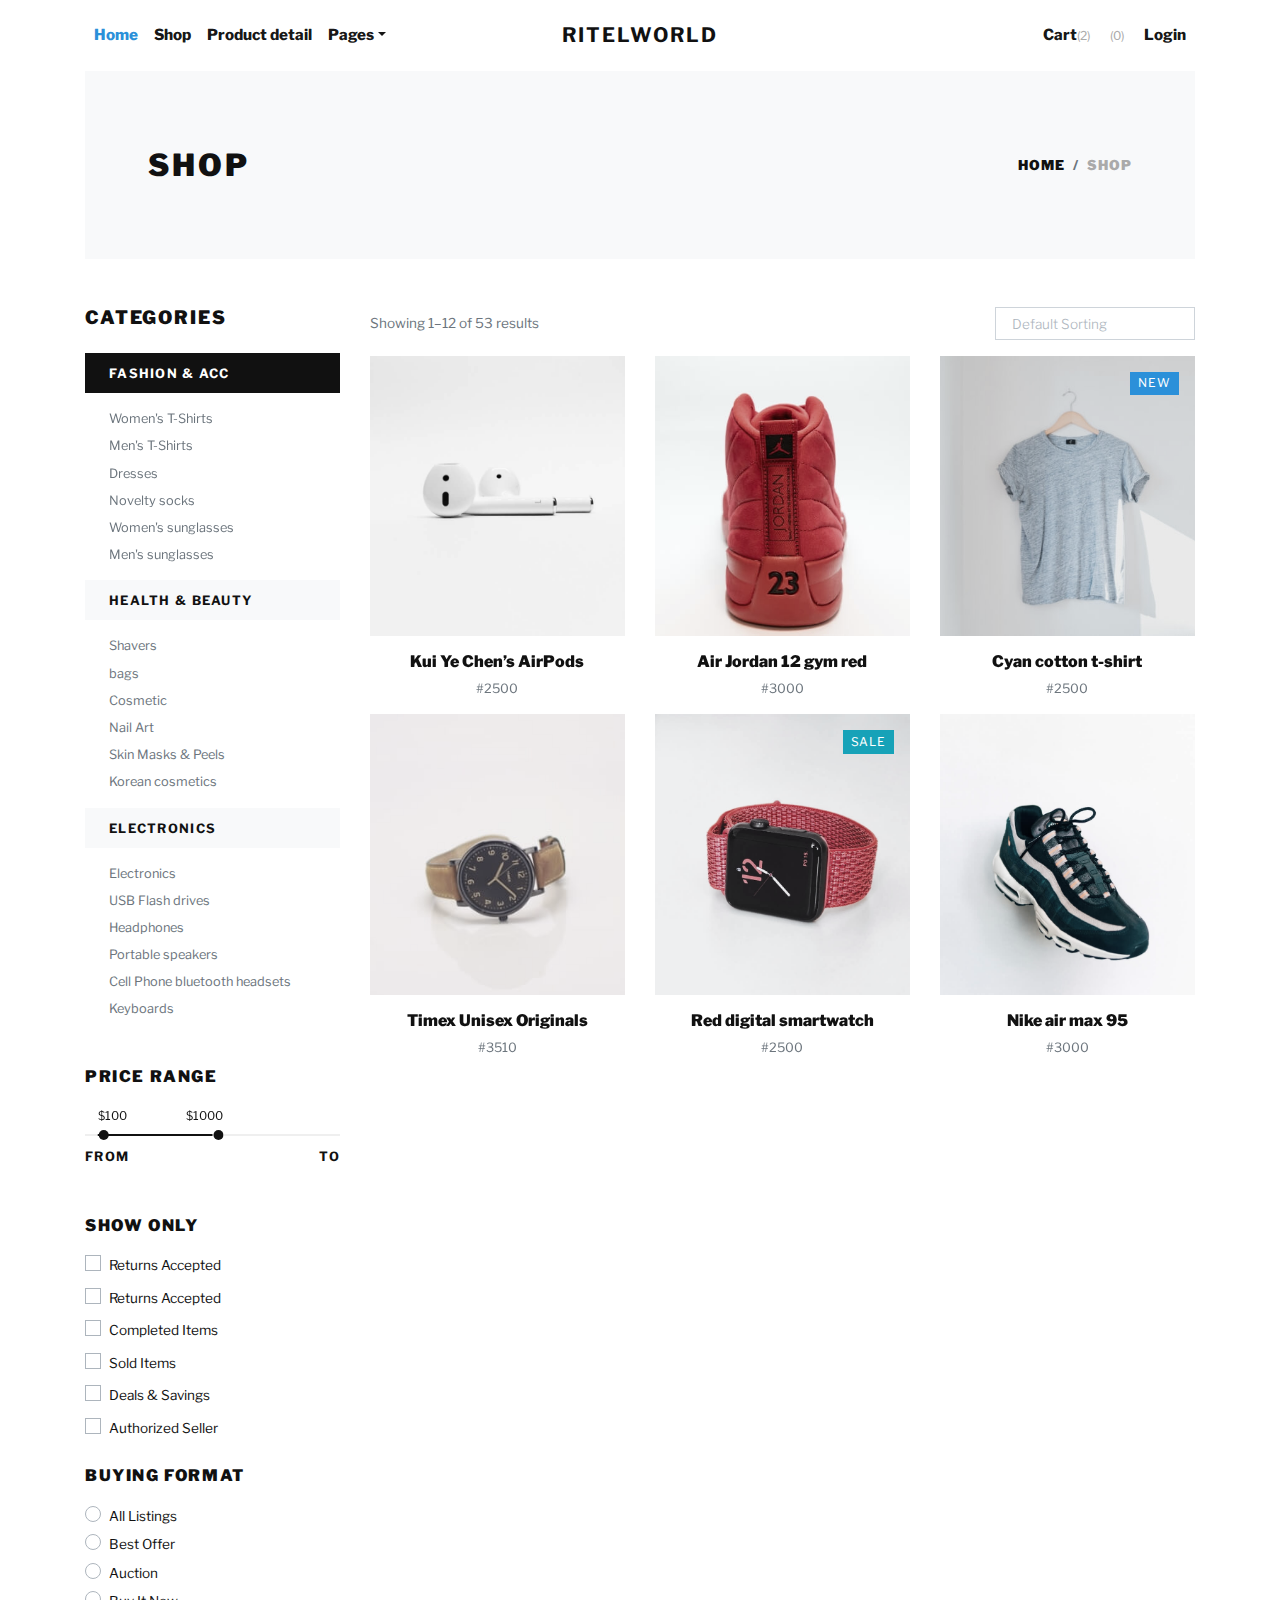
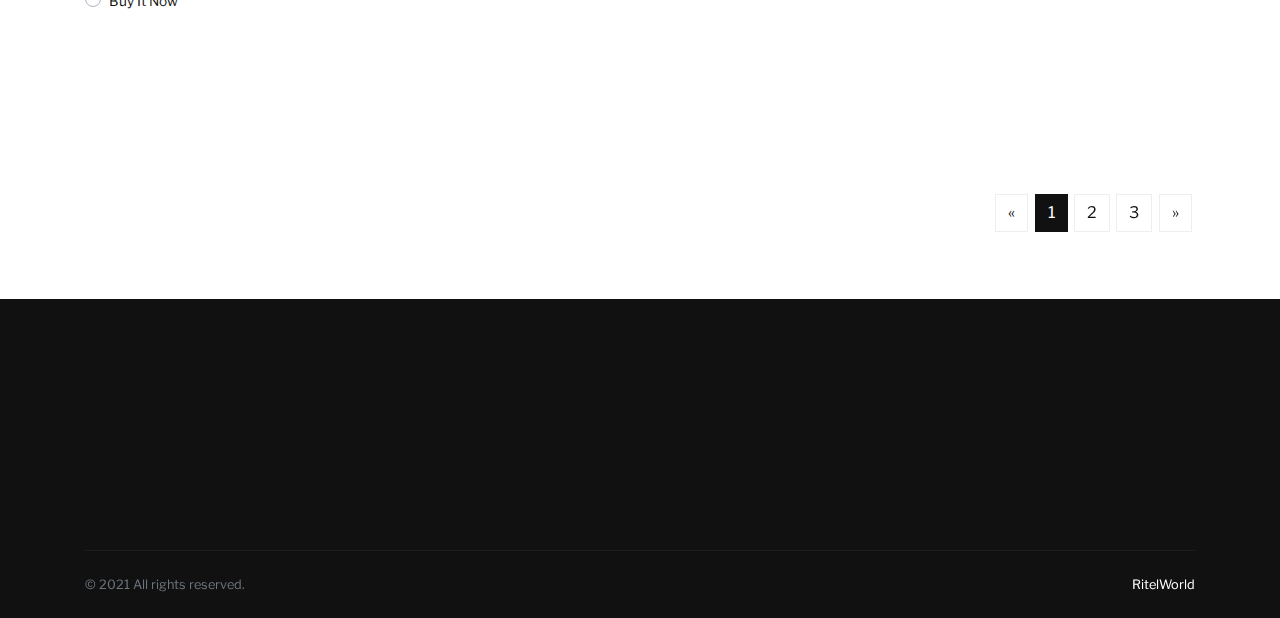
<file: shop.html>
<!DOCTYPE html>
<html>
  <head>
    <meta charset="utf-8">
    <meta http-equiv="X-UA-Compatible" content="IE=edge">
    <title> Shop | RitelWorld</title>
    <meta name="description" content="">
    <meta name="viewport" content="width=device-width, initial-scale=1">
    <meta name="robots" content="all,follow">
    <!-- Bootstrap CSS-->
    <link rel="stylesheet" href="vendor/bootstrap/css/bootstrap.min.css">
    <!-- Animate on scroll-->
    <link rel="stylesheet" href="vendor/animate-on-scroll/aos.css">
    <!-- Lightbox-->
    <link rel="stylesheet" href="vendor/lightbox2/css/lightbox.min.css">
    <!-- Range slider-->
    <link rel="stylesheet" href="vendor/nouislider/nouislider.min.css">
    <!-- Bootstrap select-->
    <link rel="stylesheet" href="vendor/bootstrap-select/css/bootstrap-select.min.css">
    <!-- Google fonts-->
    <link rel="stylesheet" href="https://fonts.googleapis.com/css2?family=Libre+Franklin:wght@300;400;700&amp;display=swap">
    <link rel="stylesheet" href="https://fonts.googleapis.com/css2?family=Martel+Sans:wght@300;400;800&amp;display=swap">
    <!-- theme stylesheet-->
    <link rel="stylesheet" href="css/style.blue.css" id="theme-stylesheet">
    <!-- Custom stylesheet - for your changes-->
    <link rel="stylesheet" href="css/custom.css">
 
    <!-- Tweaks for older IEs--><!--[if lt IE 9]>
        <script src="https://oss.maxcdn.com/html5shiv/3.7.3/html5shiv.min.js"></script>
        <script src="https://oss.maxcdn.com/respond/1.4.2/respond.min.js"></script><![endif]-->
  </head>
  <body>
    <div class="page-holder">
      <!-- navbar-->
      <header class="header bg-white">
        <div class="container px-0 px-lg-3">
          <nav class="navbar navbar-expand-lg navbar-light py-3 px-lg-0"><a class="navbar-brand" href="index.html"><span class="font-weight-bold text-uppercase text-dark">RitelWorld</span></a>
            <button class="navbar-toggler navbar-toggler-right" type="button" data-toggle="collapse" data-target="#navbarSupportedContent" aria-controls="navbarSupportedContent" aria-expanded="false" aria-label="Toggle navigation"><span class="navbar-toggler-icon"></span></button>
            <div class="collapse navbar-collapse" id="navbarSupportedContent">
              <ul class="navbar-nav mr-auto">
                <li class="nav-item">
                  <!-- Link--><a class="nav-link active" href="index.html">Home</a>
                </li>
                <li class="nav-item">
                  <!-- Link--><a class="nav-link" href="shop.html">Shop</a>
                </li>
                <li class="nav-item">
                  <!-- Link--><a class="nav-link" href="detail.html">Product detail</a>
                </li>
                <li class="nav-item dropdown"><a class="nav-link dropdown-toggle" id="pagesDropdown" href="#" data-toggle="dropdown" aria-haspopup="true" aria-expanded="false">Pages</a>
                  <div class="dropdown-menu mt-3" aria-labelledby="pagesDropdown"><a class="dropdown-item border-0 transition-link" href="index.html">Homepage</a><a class="dropdown-item border-0 transition-link" href="shop.html">Category</a><a class="dropdown-item border-0 transition-link" href="detail.html">Product detail</a><a class="dropdown-item border-0 transition-link" href="cart.html">Shopping cart</a><a class="dropdown-item border-0 transition-link" href="checkout.html">Checkout</a><a class="dropdown-item border-0 transition-link" href="signIn.html">Sign In</a> <a class="dropdown-item border-0 transition-link" href="signUp.html">Sign Up</a></div>
                </li>
              </ul>
              <ul class="navbar-nav ml-auto">               
                <li class="nav-item"><a class="nav-link" href="cart.html"> <i class="fas fa-dolly-flatbed mr-1 text-gray"></i>Cart<small class="text-gray">(2)</small></a></li>
                <li class="nav-item"><a class="nav-link" href="#"> <i class="far fa-heart mr-1"></i><small class="text-gray"> (0)</small></a></li>
                <li class="nav-item"><a class="nav-link" href="signIn.html"> <i class="fas fa-user-alt mr-1 text-gray"></i>Login</a></li>
              </ul>
            </div>
          </nav>
        </div>
      </header>
      <!--  Modal -->
      <div class="modal fade" id="productView" tabindex="-1" role="dialog" aria-hidden="true">
        <div class="modal-dialog modal-lg modal-dialog-centered" role="document">
          <div class="modal-content">
            <div class="modal-body p-0">
              <div class="row align-items-stretch">
                <div class="col-lg-6 p-lg-0"><a class="product-view d-block h-100 bg-cover bg-center" style="background: url(img/product-5.jpg)" href="img/product-5.jpg" data-lightbox="productview" title="Red digital smartwatch"></a><a class="d-none" href="img/product-5-alt-1.jpg" title="Red digital smartwatch" data-lightbox="productview"></a><a class="d-none" href="img/product-5-alt-2.jpg" title="Red digital smartwatch" data-lightbox="productview"></a></div>
                <div class="col-lg-6">
                  <button class="close p-4" type="button" data-dismiss="modal" aria-label="Close"><span aria-hidden="true">×</span></button>
                  <div class="p-5 my-md-4">
                    <ul class="list-inline mb-2">
                      <li class="list-inline-item m-0"><i class="fas fa-star small text-warning"></i></li>
                      <li class="list-inline-item m-0"><i class="fas fa-star small text-warning"></i></li>
                      <li class="list-inline-item m-0"><i class="fas fa-star small text-warning"></i></li>
                      <li class="list-inline-item m-0"><i class="fas fa-star small text-warning"></i></li>
                      <li class="list-inline-item m-0"><i class="fas fa-star small text-warning"></i></li>
                    </ul>
                    <h2 class="h4">Red digital smartwatch</h2>
                    <p class="text-muted">#2500</p>
                    <p class="text-small mb-4">Lorem ipsum dolor sit amet, consectetur adipiscing elit. In ut ullamcorper leo, eget euismod orci. Cum sociis natoque penatibus et magnis dis parturient montes nascetur ridiculus mus. Vestibulum ultricies aliquam convallis.</p>
                    <div class="row align-items-stretch mb-4">
                      <div class="col-sm-7 pr-sm-0">
                        <div class="border d-flex align-items-center justify-content-between py-1 px-3"><span class="small text-uppercase text-gray mr-4 no-select">Quantity</span>
                          <div class="quantity">
                            <button class="dec-btn p-0"><i class="fas fa-caret-left"></i></button>
                            <input class="form-control border-0 shadow-0 p-0" type="text" value="1">
                            <button class="inc-btn p-0"><i class="fas fa-caret-right"></i></button>
                          </div>
                        </div>
                      </div>
                      <div class="col-sm-5 pl-sm-0"><a class="btn btn-dark btn-sm btn-block h-100 d-flex align-items-center justify-content-center px-0" href="cart.html">Add to cart</a></div>
                    </div><a class="btn btn-link text-dark p-0" href="#"><i class="far fa-heart mr-2"></i>Add to wish list</a>
                  </div>
                </div>
              </div>
            </div>
          </div>
        </div>
      </div>
      <div class="container">
        <!-- HERO SECTION-->
        <section class="py-5 bg-light">
          <div class="container">
            <div class="row px-4 px-lg-5 py-lg-4 align-items-center">
              <div class="col-lg-6">
                <h1 class="h2 text-uppercase mb-0">Shop</h1>
              </div>
              <div class="col-lg-6 text-lg-right">
                <nav aria-label="breadcrumb">
                  <ol class="breadcrumb justify-content-lg-end mb-0 px-0">
                    <li class="breadcrumb-item"><a href="index.html">Home</a></li>
                    <li class="breadcrumb-item active" aria-current="page">Shop</li>
                  </ol>
                </nav>
              </div>
            </div>
          </div>
        </section>
        <section class="py-5">
          <div class="container p-0">
            <div class="row">
              <!-- SHOP SIDEBAR-->
              <div class="col-lg-3 order-2 order-lg-1">
                <h5 class="text-uppercase mb-4">Categories</h5>
                <div class="py-2 px-4 bg-dark text-white mb-3"><strong class="small text-uppercase font-weight-bold" >Fashion &amp; Acc</strong></div>
                <ul class="list-unstyled small text-muted pl-lg-4 font-weight-normal" data-aos="fade-right">
                  <li class="mb-2"><a class="reset-anchor" href="#">Women's T-Shirts</a></li>
                  <li class="mb-2"><a class="reset-anchor" href="#">Men's T-Shirts</a></li>
                  <li class="mb-2"><a class="reset-anchor" href="#">Dresses</a></li>
                  <li class="mb-2"><a class="reset-anchor" href="#">Novelty socks</a></li>
                  <li class="mb-2"><a class="reset-anchor" href="#">Women's sunglasses</a></li>
                  <li class="mb-2"><a class="reset-anchor" href="#">Men's sunglasses</a></li>
                </ul>
                <div class="py-2 px-4 bg-light mb-3"><strong class="small text-uppercase font-weight-bold">Health &amp; Beauty</strong></div>
                <ul class="list-unstyled small text-muted pl-lg-4 font-weight-normal">
                  <li class="mb-2"><a class="reset-anchor" href="#">Shavers</a></li>
                  <li class="mb-2"><a class="reset-anchor" href="#">bags</a></li>
                  <li class="mb-2"><a class="reset-anchor" href="#">Cosmetic</a></li>
                  <li class="mb-2"><a class="reset-anchor" href="#">Nail Art</a></li>
                  <li class="mb-2"><a class="reset-anchor" href="#">Skin Masks &amp; Peels</a></li>
                  <li class="mb-2"><a class="reset-anchor" href="#">Korean cosmetics</a></li>
                </ul>
                <div class="py-2 px-4 bg-light mb-3"><strong class="small text-uppercase font-weight-bold">Electronics</strong></div>
                <ul class="list-unstyled small text-muted pl-lg-4 font-weight-normal mb-5">
                  <li class="mb-2"><a class="reset-anchor" href="#">Electronics</a></li>
                  <li class="mb-2"><a class="reset-anchor" href="#">USB Flash drives</a></li>
                  <li class="mb-2"><a class="reset-anchor" href="#">Headphones</a></li>
                  <li class="mb-2"><a class="reset-anchor" href="#">Portable speakers</a></li>
                  <li class="mb-2"><a class="reset-anchor" href="#">Cell Phone bluetooth headsets</a></li>
                  <li class="mb-2"><a class="reset-anchor" href="#">Keyboards</a></li>
                </ul>
                <h6 class="text-uppercase mb-4">Price range</h6>
                <div class="price-range pt-4 mb-5">
                  <div id="range"></div>
                  <div class="row pt-2">
                    <div class="col-6"><strong class="small font-weight-bold text-uppercase">From</strong></div>
                    <div class="col-6 text-right"><strong class="small font-weight-bold text-uppercase">To</strong></div>
                  </div>
                </div>
                <h6 class="text-uppercase mb-3">Show only</h6>
                <div class="custom-control custom-checkbox mb-1">
                  <input class="custom-control-input" id="customCheck1" type="checkbox">
                  <label class="custom-control-label text-small" for="customCheck1">Returns Accepted</label>
                </div>
                <div class="custom-control custom-checkbox mb-1">
                  <input class="custom-control-input" id="customCheck2" type="checkbox">
                  <label class="custom-control-label text-small" for="customCheck2">Returns Accepted</label>
                </div>
                <div class="custom-control custom-checkbox mb-1">
                  <input class="custom-control-input" id="customCheck3" type="checkbox">
                  <label class="custom-control-label text-small" for="customCheck3">Completed Items</label>
                </div>
                <div class="custom-control custom-checkbox mb-1">
                  <input class="custom-control-input" id="customCheck4" type="checkbox">
                  <label class="custom-control-label text-small" for="customCheck4">Sold Items</label>
                </div>
                <div class="custom-control custom-checkbox mb-1">
                  <input class="custom-control-input" id="customCheck5" type="checkbox">
                  <label class="custom-control-label text-small" for="customCheck5">Deals &amp; Savings</label>
                </div>
                <div class="custom-control custom-checkbox mb-4">
                  <input class="custom-control-input" id="customCheck6" type="checkbox">
                  <label class="custom-control-label text-small" for="customCheck6">Authorized Seller</label>
                </div>
                <h6 class="text-uppercase mb-3">Buying format</h6>
                <div class="custom-control custom-radio">
                  <input class="custom-control-input" id="customRadio1" type="radio" name="customRadio">
                  <label class="custom-control-label text-small" for="customRadio1">All Listings</label>
                </div>
                <div class="custom-control custom-radio">
                  <input class="custom-control-input" id="customRadio2" type="radio" name="customRadio">
                  <label class="custom-control-label text-small" for="customRadio2">Best Offer</label>
                </div>
                <div class="custom-control custom-radio">
                  <input class="custom-control-input" id="customRadio3" type="radio" name="customRadio">
                  <label class="custom-control-label text-small" for="customRadio3">Auction</label>
                </div>
                <div class="custom-control custom-radio">
                  <input class="custom-control-input" id="customRadio4" type="radio" name="customRadio">
                  <label class="custom-control-label text-small" for="customRadio4">Buy It Now</label>
                </div>
              </div>
              <!-- SHOP LISTING-->
              <div class="col-lg-9 order-1 order-lg-2 mb-5 mb-lg-0">
                <div class="row mb-3 align-items-center">
                  <div class="col-lg-6 mb-2 mb-lg-0">
                    <p class="text-small text-muted mb-0">Showing 1–12 of 53 results</p>
                  </div>
                  <div class="col-lg-6">
                    <ul class="list-inline d-flex align-items-center justify-content-lg-end mb-0">
                      <li class="list-inline-item text-muted mr-3"><a class="reset-anchor p-0" href="#"><i class="fas fa-th-large"></i></a></li>
                      <li class="list-inline-item text-muted mr-3"><a class="reset-anchor p-0" href="#"><i class="fas fa-th"></i></a></li>
                      <li class="list-inline-item">
                        <select class="selectpicker ml-auto" name="sorting" data-width="200" data-style="bs-select-form-control" data-title="Default sorting">
                          <option value="default">Default sorting</option>
                          <option value="popularity">Popularity</option>
                          <option value="low-high">Price: Low to High</option>
                          <option value="high-low">Price: High to Low</option>
                        </select>
                      </li>
                    </ul>
                  </div>
                </div>
                <div class="row">
                  <!-- PRODUCT-->
                  <div class="col-lg-4 col-sm-6" data-aos="fade-up"  data-aos-duration="1200">
                    <div class="product text-center">
                      <div class="mb-3 position-relative">
                        <div class="badge text-white badge-"></div><a class="d-block" href="detail.html"><img class="img-fluid w-100" src="img/product-1.jpg" alt="..."></a>
                        <div class="product-overlay">
                          <ul class="mb-0 list-inline">
                            <li class="list-inline-item m-0 p-0"><a class="btn btn-sm btn-outline-dark" href="#"><i class="far fa-heart"></i></a></li>
                            <li class="list-inline-item m-0 p-0"><a class="btn btn-sm btn-dark" href="cart.html">Add to cart</a></li>
                            <li class="list-inline-item mr-0"><a class="btn btn-sm btn-outline-dark" href="#productView" data-toggle="modal"><i class="fas fa-expand"></i></a></li>
                          </ul>
                        </div>
                      </div>
                      <h6> <a class="reset-anchor" href="detail.html">Kui Ye Chen’s AirPods</a></h6>
                      <p class="small text-muted">#2500</p>
                    </div>
                  </div>
                  <!-- PRODUCT-->
                  <div class="col-lg-4 col-sm-6" data-aos="fade-up"  data-aos-duration="1200">
                    <div class="product text-center">
                      <div class="mb-3 position-relative">
                        <div class="badge text-white badge-"></div><a class="d-block" href="detail.html"><img class="img-fluid w-100" src="img/product-2.jpg" alt="..."></a>
                        <div class="product-overlay">
                          <ul class="mb-0 list-inline">
                            <li class="list-inline-item m-0 p-0"><a class="btn btn-sm btn-outline-dark" href="#"><i class="far fa-heart"></i></a></li>
                            <li class="list-inline-item m-0 p-0"><a class="btn btn-sm btn-dark" href="cart.html">Add to cart</a></li>
                            <li class="list-inline-item mr-0"><a class="btn btn-sm btn-outline-dark" href="#productView" data-toggle="modal"><i class="fas fa-expand"></i></a></li>
                          </ul>
                        </div>
                      </div>
                      <h6> <a class="reset-anchor" href="detail.html">Air Jordan 12 gym red</a></h6>
                      <p class="small text-muted">#3000</p>
                    </div>
                  </div>
                  <!-- PRODUCT-->
                  <div class="col-lg-4 col-sm-6" data-aos="fade-up"  data-aos-duration="1200">
                    <div class="product text-center">
                      <div class="mb-3 position-relative">
                        <div class="badge text-white badge-primary">New</div><a class="d-block" href="detail.html"><img class="img-fluid w-100" src="img/product-3.jpg" alt="..."></a>
                        <div class="product-overlay">
                          <ul class="mb-0 list-inline">
                            <li class="list-inline-item m-0 p-0"><a class="btn btn-sm btn-outline-dark" href="#"><i class="far fa-heart"></i></a></li>
                            <li class="list-inline-item m-0 p-0"><a class="btn btn-sm btn-dark" href="cart.html">Add to cart</a></li>
                            <li class="list-inline-item mr-0"><a class="btn btn-sm btn-outline-dark" href="#productView" data-toggle="modal"><i class="fas fa-expand"></i></a></li>
                          </ul>
                        </div>
                      </div>
                      <h6> <a class="reset-anchor" href="detail.html">Cyan cotton t-shirt</a></h6>
                      <p class="small text-muted">#2500</p>
                    </div>
                  </div>
                  <!-- PRODUCT-->
                  <div class="col-lg-4 col-sm-6" data-aos="fade-up"  data-aos-duration="1200">
                    <div class="product text-center">
                      <div class="mb-3 position-relative">
                        <div class="badge text-white badge-"></div><a class="d-block" href="detail.html"><img class="img-fluid w-100" src="img/product-4.jpg" alt="..."></a>
                        <div class="product-overlay">
                          <ul class="mb-0 list-inline">
                            <li class="list-inline-item m-0 p-0"><a class="btn btn-sm btn-outline-dark" href="#"><i class="far fa-heart"></i></a></li>
                            <li class="list-inline-item m-0 p-0"><a class="btn btn-sm btn-dark" href="cart.html">Add to cart</a></li>
                            <li class="list-inline-item mr-0"><a class="btn btn-sm btn-outline-dark" href="#productView" data-toggle="modal"><i class="fas fa-expand"></i></a></li>
                          </ul>
                        </div>
                      </div>
                      <h6> <a class="reset-anchor" href="detail.html">Timex Unisex Originals</a></h6>
                      <p class="small text-muted">#3510</p>
                    </div>
                  </div>
                  <!-- PRODUCT-->
                  <div class="col-lg-4 col-sm-6" data-aos="fade-up"  data-aos-duration="1200">
                    <div class="product text-center">
                      <div class="mb-3 position-relative">
                        <div class="badge text-white badge-info">Sale</div><a class="d-block" href="detail.html"><img class="img-fluid w-100" src="img/product-5.jpg" alt="..."></a>
                        <div class="product-overlay">
                          <ul class="mb-0 list-inline">
                            <li class="list-inline-item m-0 p-0"><a class="btn btn-sm btn-outline-dark" href="#"><i class="far fa-heart"></i></a></li>
                            <li class="list-inline-item m-0 p-0"><a class="btn btn-sm btn-dark" href="cart.html">Add to cart</a></li>
                            <li class="list-inline-item mr-0"><a class="btn btn-sm btn-outline-dark" href="#productView" data-toggle="modal"><i class="fas fa-expand"></i></a></li>
                          </ul>
                        </div>
                      </div>
                      <h6> <a class="reset-anchor" href="detail.html">Red digital smartwatch</a></h6>
                      <p class="small text-muted">#2500</p>
                    </div>
                  </div>
                  <!-- PRODUCT-->
                  <div class="col-lg-4 col-sm-6" data-aos="fade-up"  data-aos-duration="1200">
                    <div class="product text-center">
                      <div class="mb-3 position-relative">
                        <div class="badge text-white badge-"></div><a class="d-block" href="detail.html"><img class="img-fluid w-100" src="img/product-6.jpg" alt="..."></a>
                        <div class="product-overlay">
                          <ul class="mb-0 list-inline">
                            <li class="list-inline-item m-0 p-0"><a class="btn btn-sm btn-outline-dark" href="#"><i class="far fa-heart"></i></a></li>
                            <li class="list-inline-item m-0 p-0"><a class="btn btn-sm btn-dark" href="cart.html">Add to cart</a></li>
                            <li class="list-inline-item mr-0"><a class="btn btn-sm btn-outline-dark" href="#productView" data-toggle="modal"><i class="fas fa-expand"></i></a></li>
                          </ul>
                        </div>
                      </div>
                      <h6> <a class="reset-anchor" href="detail.html">Nike air max 95</a></h6>
                      <p class="small text-muted">#3000</p>
                    </div>
                  </div>
                  <!-- PRODUCT-->
                  <div class="col-lg-4 col-sm-6" data-aos="fade-up"  data-aos-duration="1200">
                    <div class="product text-center">
                      <div class="mb-3 position-relative">
                        <div class="badge text-white badge-"></div><a class="d-block" href="detail.html"><img class="img-fluid w-100" src="img/product-7.jpg" alt="..."></a>
                        <div class="product-overlay">
                          <ul class="mb-0 list-inline">
                            <li class="list-inline-item m-0 p-0"><a class="btn btn-sm btn-outline-dark" href="#"><i class="far fa-heart"></i></a></li>
                            <li class="list-inline-item m-0 p-0"><a class="btn btn-sm btn-dark" href="cart.html">Add to cart</a></li>
                            <li class="list-inline-item mr-0"><a class="btn btn-sm btn-outline-dark" href="#productView" data-toggle="modal"><i class="fas fa-expand"></i></a></li>
                          </ul>
                        </div>
                      </div>
                      <h6> <a class="reset-anchor" href="detail.html">Joemalone Women prefume</a></h6>
                      <p class="small text-muted">#2500</p>
                    </div>
                  </div>
                  <!-- PRODUCT-->
                  <div class="col-lg-4 col-sm-6" data-aos="fade-up"  data-aos-duration="1200">
                    <div class="product text-center">
                      <div class="mb-3 position-relative">
                        <div class="badge text-white badge-"></div><a class="d-block" href="detail.html"><img class="img-fluid w-100" src="img/product-8.jpg" alt="..."></a>
                        <div class="product-overlay">
                          <ul class="mb-0 list-inline">
                            <li class="list-inline-item m-0 p-0"><a class="btn btn-sm btn-outline-dark" href="#"><i class="far fa-heart"></i></a></li>
                            <li class="list-inline-item m-0 p-0"><a class="btn btn-sm btn-dark" href="cart.html">Add to cart</a></li>
                            <li class="list-inline-item mr-0"><a class="btn btn-sm btn-outline-dark" href="#productView" data-toggle="modal"><i class="fas fa-expand"></i></a></li>
                          </ul>
                        </div>
                      </div>
                      <h6> <a class="reset-anchor" href="detail.html">Apple Watch</a></h6>
                      <p class="small text-muted">#3510</p>
                    </div>
                  </div>
                  <!-- PRODUCT-->
                  <div class="col-lg-4 col-sm-6" data-aos="fade-up"  data-aos-duration="1200">
                    <div class="product text-center">
                      <div class="mb-3 position-relative">
                        <div class="badge text-white badge-danger">Sold</div><a class="d-block" href="detail.html"><img class="img-fluid w-100" src="img/product-9.jpg" alt="..."></a>
                        <div class="product-overlay">
                          <ul class="mb-0 list-inline">
                            <li class="list-inline-item m-0 p-0"><a class="btn btn-sm btn-outline-dark" href="#"><i class="far fa-heart"></i></a></li>
                            <li class="list-inline-item m-0 p-0"><a class="btn btn-sm btn-dark" href="cart.html">Add to cart</a></li>
                            <li class="list-inline-item mr-0"><a class="btn btn-sm btn-outline-dark" href="#productView" data-toggle="modal"><i class="fas fa-expand"></i></a></li>
                          </ul>
                        </div>
                      </div>
                      <h6> <a class="reset-anchor" href="detail.html">Men silver Byron Watch</a></h6>
                      <p class="small text-muted">#3510</p>
                    </div>
                  </div>
                  <!-- PRODUCT-->
                  <div class="col-lg-4 col-sm-6" data-aos="fade-up"  data-aos-duration="1200">
                    <div class="product text-center">
                      <div class="mb-3 position-relative">
                        <div class="badge text-white badge-primary">New</div><a class="d-block" href="detail.html"><img class="img-fluid w-100" src="img/product-10.jpg" alt="..."></a>
                        <div class="product-overlay">
                          <ul class="mb-0 list-inline">
                            <li class="list-inline-item m-0 p-0"><a class="btn btn-sm btn-outline-dark" href="#"><i class="far fa-heart"></i></a></li>
                            <li class="list-inline-item m-0 p-0"><a class="btn btn-sm btn-dark" href="cart.html">Add to cart</a></li>
                            <li class="list-inline-item mr-0"><a class="btn btn-sm btn-outline-dark" href="#productView" data-toggle="modal"><i class="fas fa-expand"></i></a></li>
                          </ul>
                        </div>
                      </div>
                      <h6> <a class="reset-anchor" href="detail.html">Ploaroid one step camera</a></h6>
                      <p class="small text-muted">#3510</p>
                    </div>
                  </div>
                  <!-- PRODUCT-->
                  <div class="col-lg-4 col-sm-6" data-aos="fade-up"  data-aos-duration="1200">
                    <div class="product text-center">
                      <div class="mb-3 position-relative">
                        <div class="badge text-white badge-"></div><a class="d-block" href="detail.html"><img class="img-fluid w-100" src="img/product-11.jpg" alt="..."></a>
                        <div class="product-overlay">
                          <ul class="mb-0 list-inline">
                            <li class="list-inline-item m-0 p-0"><a class="btn btn-sm btn-outline-dark" href="#"><i class="far fa-heart"></i></a></li>
                            <li class="list-inline-item m-0 p-0"><a class="btn btn-sm btn-dark" href="cart.html">Add to cart</a></li>
                            <li class="list-inline-item mr-0"><a class="btn btn-sm btn-outline-dark" href="#productView" data-toggle="modal"><i class="fas fa-expand"></i></a></li>
                          </ul>
                        </div>
                      </div>
                      <h6> <a class="reset-anchor" href="detail.html">Gray Nike running shoes</a></h6>
                      <p class="small text-muted">#3510</p>
                    </div>
                  </div>
                  <!-- PRODUCT-->
                  <div class="col-lg-4 col-sm-6" data-aos="fade-up"  data-aos-duration="1200">
                    <div class="product text-center">
                      <div class="mb-3 position-relative">
                        <div class="badge text-white badge-"></div><a class="d-block" href="detail.html"><img class="img-fluid w-100" src="img/product-12.jpg" alt="..."></a>
                        <div class="product-overlay">
                          <ul class="mb-0 list-inline">
                            <li class="list-inline-item m-0 p-0"><a class="btn btn-sm btn-outline-dark" href="#"><i class="far fa-heart"></i></a></li>
                            <li class="list-inline-item m-0 p-0"><a class="btn btn-sm btn-dark" href="cart.html">Add to cart</a></li>
                            <li class="list-inline-item mr-0"><a class="btn btn-sm btn-outline-dark" href="#productView" data-toggle="modal"><i class="fas fa-expand"></i></a></li>
                          </ul>
                        </div>
                      </div>
                      <h6> <a class="reset-anchor" href="detail.html">Black DSLR lense</a></h6>
                      <p class="small text-muted">#3510</p>
                    </div>
                  </div>
                </div>
                <!-- PAGINATION-->
                <nav aria-label="Page navigation example">
                  <ul class="pagination justify-content-center justify-content-lg-end">
                    <li class="page-item"><a class="page-link" href="#" aria-label="Previous"><span aria-hidden="true">«</span></a></li>
                    <li class="page-item active"><a class="page-link" href="#">1</a></li>
                    <li class="page-item"><a class="page-link" href="#">2</a></li>
                    <li class="page-item"><a class="page-link" href="#">3</a></li>
                    <li class="page-item"><a class="page-link" href="#" aria-label="Next"><span aria-hidden="true">»</span></a></li>
                  </ul>
                </nav>
              </div>
            </div>
          </div>
        </section>
      </div>
      <footer class="bg-dark text-white">
        <div class="container py-4">
          <div class="row py-5">
            <div class="col-md-4 mb-3 mb-md-0" data-aos="fade-up"  data-aos-duration="1500">
              <h6 class="text-uppercase mb-3">Customer services</h6>
              <ul class="list-unstyled mb-0">
                <li><a class="footer-link" href="#">Help &amp; Contact Us</a></li>
                <li><a class="footer-link" href="#">Returns &amp; Refunds</a></li>
                <li><a class="footer-link" href="#">Online Stores</a></li>
                <li><a class="footer-link" href="#">Terms &amp; Conditions</a></li>
              </ul>
            </div>
            <div class="col-md-4 mb-3 mb-md-0" data-aos="fade-up"  data-aos-duration="1200">
              <h6 class="text-uppercase mb-3">Company</h6>
              <ul class="list-unstyled mb-0">
                <li><a class="footer-link" href="#">What We Do</a></li>
                <li><a class="footer-link" href="#">Available Services</a></li>
                <li><a class="footer-link" href="#">Latest Posts</a></li>
                <li><a class="footer-link" href="#">FAQs</a></li>
              </ul>
            </div>
            <div class="col-md-4" data-aos="fade-up"  data-aos-duration="1500">
              <h6 class="text-uppercase mb-3">Social media</h6>
              <ul class="list-unstyled mb-0">
                <li><a class="footer-link" href="#">Twitter</a></li>
                <li><a class="footer-link" href="#">Instagram</a></li>
                <li><a class="footer-link" href="#">Tumblr</a></li>
                <li><a class="footer-link" href="#">Pinterest</a></li>
              </ul>
            </div>
          </div>
          <div class="border-top pt-4" style="border-color: #1d1d1d !important">
            <div class="row">
              <div class="col-lg-6">
                <p class="small text-muted mb-0">&copy; 2021 All rights reserved.</p>
              </div>
              <div class="col-lg-6 text-lg-right">
                <p class="small text-white mb-0">RitelWorld</p>
              </div>
            </div>
          </div>
        </div>
      </footer>
      <!-- JavaScript files-->
      <script src="vendor/jquery/jquery.min.js"></script>
      <script src="vendor/bootstrap/js/bootstrap.bundle.min.js"></script>
      <script src="vendor/lightbox2/js/lightbox.min.js"></script>
      <script src="vendor/nouislider/nouislider.min.js"></script>
      <script src="vendor/bootstrap-select/js/bootstrap-select.min.js"></script>
      <script src="vendor/animate-on-scroll/aos.js"></script>
      <script src="js/front.js"></script>

      <!-- Nouislider Config-->
      <script>
        var range = document.getElementById('range');
        noUiSlider.create(range, {
            range: {
                'min': 0,
                'max': 2000
            },
            step: 5,
            start: [100, 1000],
            margin: 300,
            connect: true,
            direction: 'ltr',
            orientation: 'horizontal',
            behaviour: 'tap-drag',
            tooltips: true,
            format: {
              to: function ( value ) {
                return '$' + value;
              },
              from: function ( value ) {
                return value.replace('', '');
              }
            }
        });
        
      </script>
      <script>
        // ------------------------------------------------------- //
        //   Inject SVG Sprite - 
        //   see more here 
        //   https://css-tricks.com/ajaxing-svg-sprite/
        // ------------------------------------------------------ //
        function injectSvgSprite(path) {
        
            var ajax = new XMLHttpRequest();
            ajax.open("GET", path, true);
            ajax.send();
            ajax.onload = function(e) {
            var div = document.createElement("div");
            div.className = 'd-none';
            div.innerHTML = ajax.responseText;
            document.body.insertBefore(div, document.body.childNodes[0]);
            }
        }
        // this is set to BootstrapTemple website as you cannot 
        // inject local SVG sprite (using only 'icons/orion-svg-sprite.svg' path)
        // while using file:// protocol
        // pls don't forget to change to your domain :)
        injectSvgSprite('https://bootstraptemple.com/files/icons/orion-svg-sprite.svg'); 
        
      </script>
      <!-- FontAwesome CSS - loading as last, so it doesn't block rendering-->
      <link rel="stylesheet" href="https://use.fontawesome.com/releases/v5.7.1/css/all.css" integrity="sha384-fnmOCqbTlWIlj8LyTjo7mOUStjsKC4pOpQbqyi7RrhN7udi9RwhKkMHpvLbHG9Sr" crossorigin="anonymous">
    </div>
  </body>
</html>
</file>
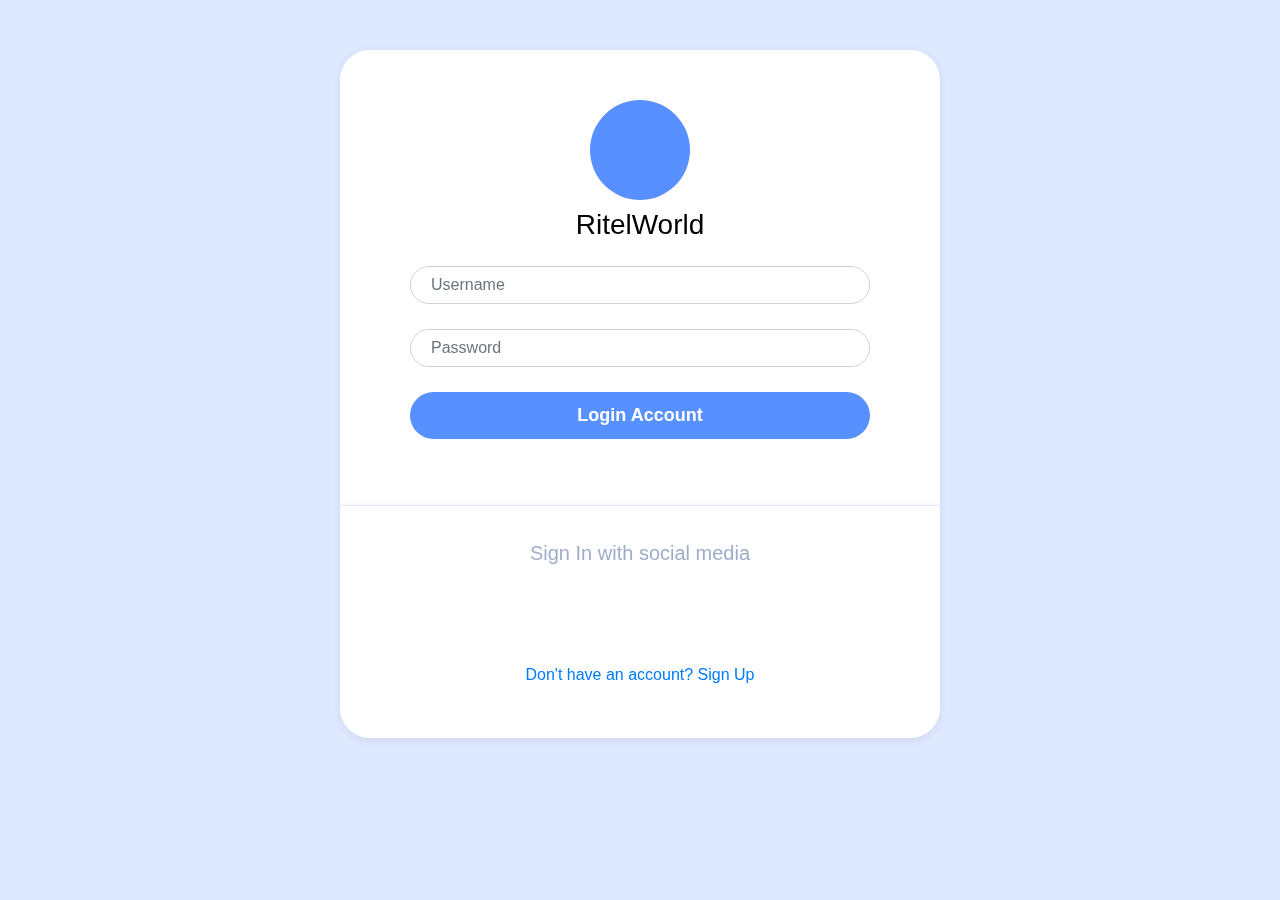
<file: signIn.html>
<html lang="en">
<head>
  <meta charset="UTF-8">
  <meta http-equiv="X-UA-Compatible" content="IE=edge">
  <meta name="viewport" content="width=device-width, initial-scale=1.0">
  <title>Home | RitelWorld </title>
  
  <!-- ********** Bootstrap styles ********* -->
  <link rel="stylesheet" href="vendor/bootstrap/css/bootstrap.min.css">

  <!-- Animate on scroll-->
  <link rel="stylesheet" href="vendor/animate-on-scroll/aos.css">

  <!-- ********** FontAwesome  ********* -->
  <link rel="stylesheet" href="https://cdnjs.cloudflare.com/ajax/libs/font-awesome/5.15.3/css/all.min.css" integrity="sha512-iBBXm8fW90+nuLcSKlbmrPcLa0OT92xO1BIsZ+ywDWZCvqsWgccV3gFoRBv0z+8dLJgyAHIhR35VZc2oM/gI1w==" crossorigin="anonymous" />

  <!-- custom style -->
  <link href="css/custom.css" rel="stylesheet" type="text/css"/>
  
</head>
<body id="registration-body">
  <div class="container" data-aos="fade-up"  data-aos-duration="1500">
    <div class="registration-form" >
      <form>
          <div class="form-icon d-flex justify-content-center align-items-center">
              <span><i class="far fa-user"></i></span>
          </div>
          
          <h3 class="logo-text text-center mb-4 mt-2"><a href="index.html">RitelWorld</a></h3>

          <div class="form-group">
              <input type="text" class="form-control item" id="username" placeholder="Username">
          </div>
          <div class="form-group">
              <input type="password" class="form-control item" id="password" placeholder="Password">
          </div>
          <div class="form-group">
              <button type="button" class="btn btn-block create-account">Login Account</button>
          </div>
      </form>
      <div class="social-media">
          <h5>Sign In with social media</h5>
          <div class="social-icons">
              <a href="#"><i class="fab fa-facebook-f"></i></a>
              <a href="#"><i class="fab fa-google"></i></a>
              <a href="#"><i class="fab fa-twitter"></i></a>
          </div>
          <p class="text-primary">Don't have an account? <a href="signUp.html"> Sign Up</a></p>
      </div>
      
  </div>
  
  </div>
  <script src="vendor/jquery/jquery.min.js"></script>
  <script src="vendor/bootstrap/js/bootstrap.bundle.min.js"></script>
  <script src="vendor/animate-on-scroll/aos.js"></script>
  <script> 
    AOS.init();
  </script>
</body>
</html>
</file>
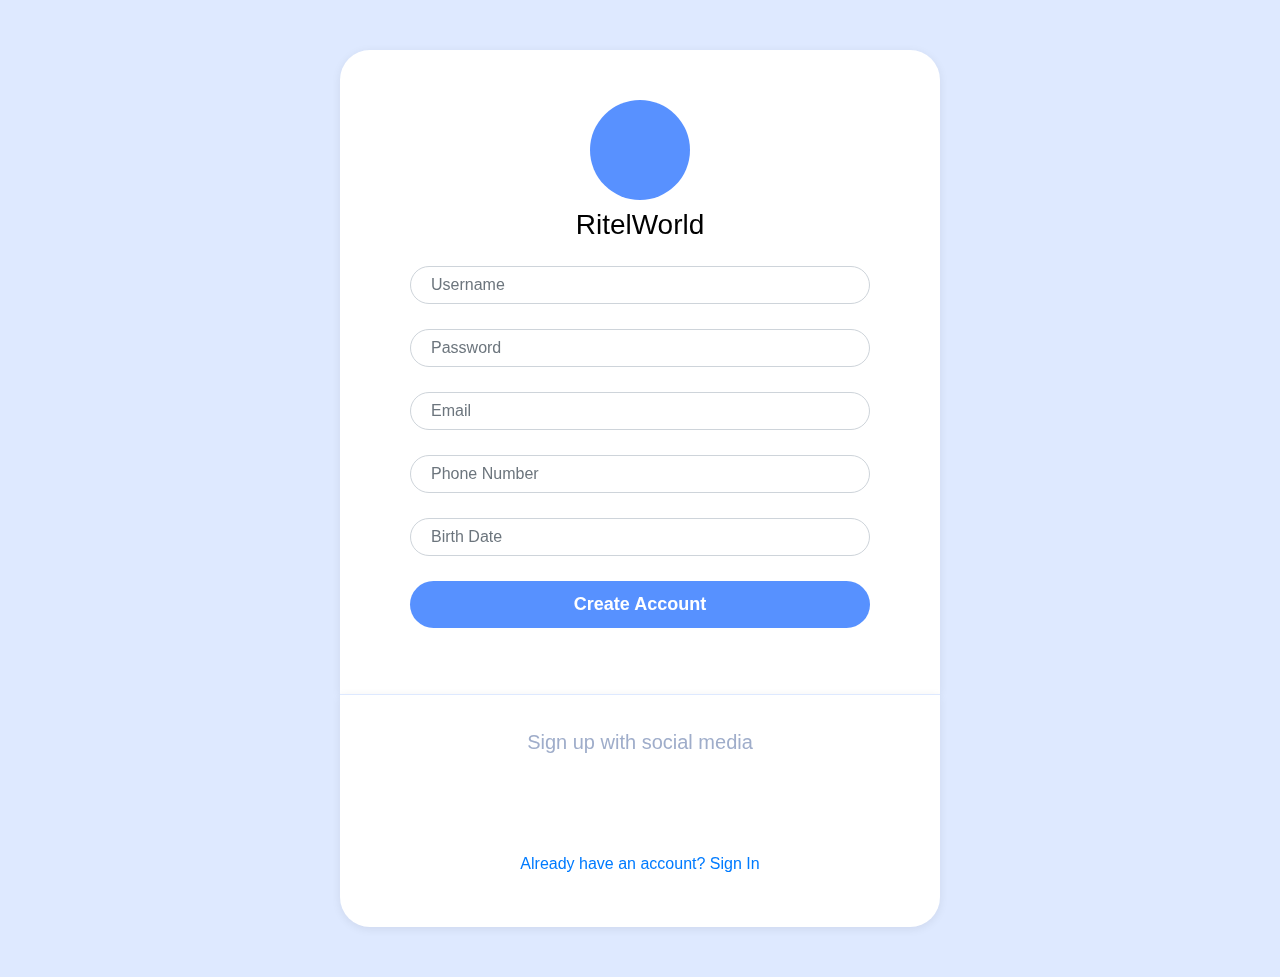
<file: signUp.html>
<html lang="en">
<head>
  <meta charset="UTF-8">
  <meta http-equiv="X-UA-Compatible" content="IE=edge">
  <meta name="viewport" content="width=device-width, initial-scale=1.0">
  <title>Home | RitelWorld </title>
  
  <!-- ********** Bootstrap styles ********* -->
  <link rel="stylesheet" href="vendor/bootstrap/css/bootstrap.min.css">

  <!-- Animate on scroll-->
  <link rel="stylesheet" href="vendor/animate-on-scroll/aos.css">

  <!-- ********** FontAwesome  ********* -->
  <link rel="stylesheet" href="https://cdnjs.cloudflare.com/ajax/libs/font-awesome/5.15.3/css/all.min.css" integrity="sha512-iBBXm8fW90+nuLcSKlbmrPcLa0OT92xO1BIsZ+ywDWZCvqsWgccV3gFoRBv0z+8dLJgyAHIhR35VZc2oM/gI1w==" crossorigin="anonymous" />

  <!-- custom style -->
  <link href="css/custom.css" rel="stylesheet" type="text/css"/>
  
</head>
<body id="registration-body">
  <div class="container">
    <div class="registration-form" data-aos="fade-up"  data-aos-duration="1500">
      <form>
          <div class="form-icon d-flex justify-content-center align-items-center">
              <span><i class="far fa-user"></i></span>
          </div>
          
          <h3 class="logo-text text-center mb-4 mt-2"><a href="index.html">RitelWorld</a></h3>

          <div class="form-group">
              <input type="text" class="form-control item" id="username" placeholder="Username">
          </div>
          <div class="form-group">
              <input type="password" class="form-control item" id="password" placeholder="Password">
          </div>
          <div class="form-group">
              <input type="text" class="form-control item" id="email" placeholder="Email">
          </div>
          <div class="form-group">
              <input type="text" class="form-control item" id="phone-number" placeholder="Phone Number">
          </div>
          <div class="form-group">
              <input type="text" class="form-control item" id="birth-date" placeholder="Birth Date">
          </div>
          <div class="form-group">
              <button type="button" class="btn btn-block create-account">Create Account</button>
          </div>
      </form>
      <div class="social-media">
          <h5>Sign up with social media</h5>
          <div class="social-icons">
              <a href="#"><i class="fab fa-facebook-f"></i></a>
              <a href="#"><i class="fab fa-google"></i></a>
              <a href="#"><i class="fab fa-twitter"></i></a>
          </div>
          <p class="text-primary">Already have an account? <a href="signIn.html"> Sign In</a></p>
      </div>
  </div>
  
  </div>
  <script src="vendor/jquery/jquery.min.js"></script>
  <script src="/vendor/bootstrap/js/bootstrap.bundle.min.js"></script>
  <script src="vendor/animate-on-scroll/aos.js"></script>
  <script> 
    AOS.init();
  </script>
</body>
</html>
</file>
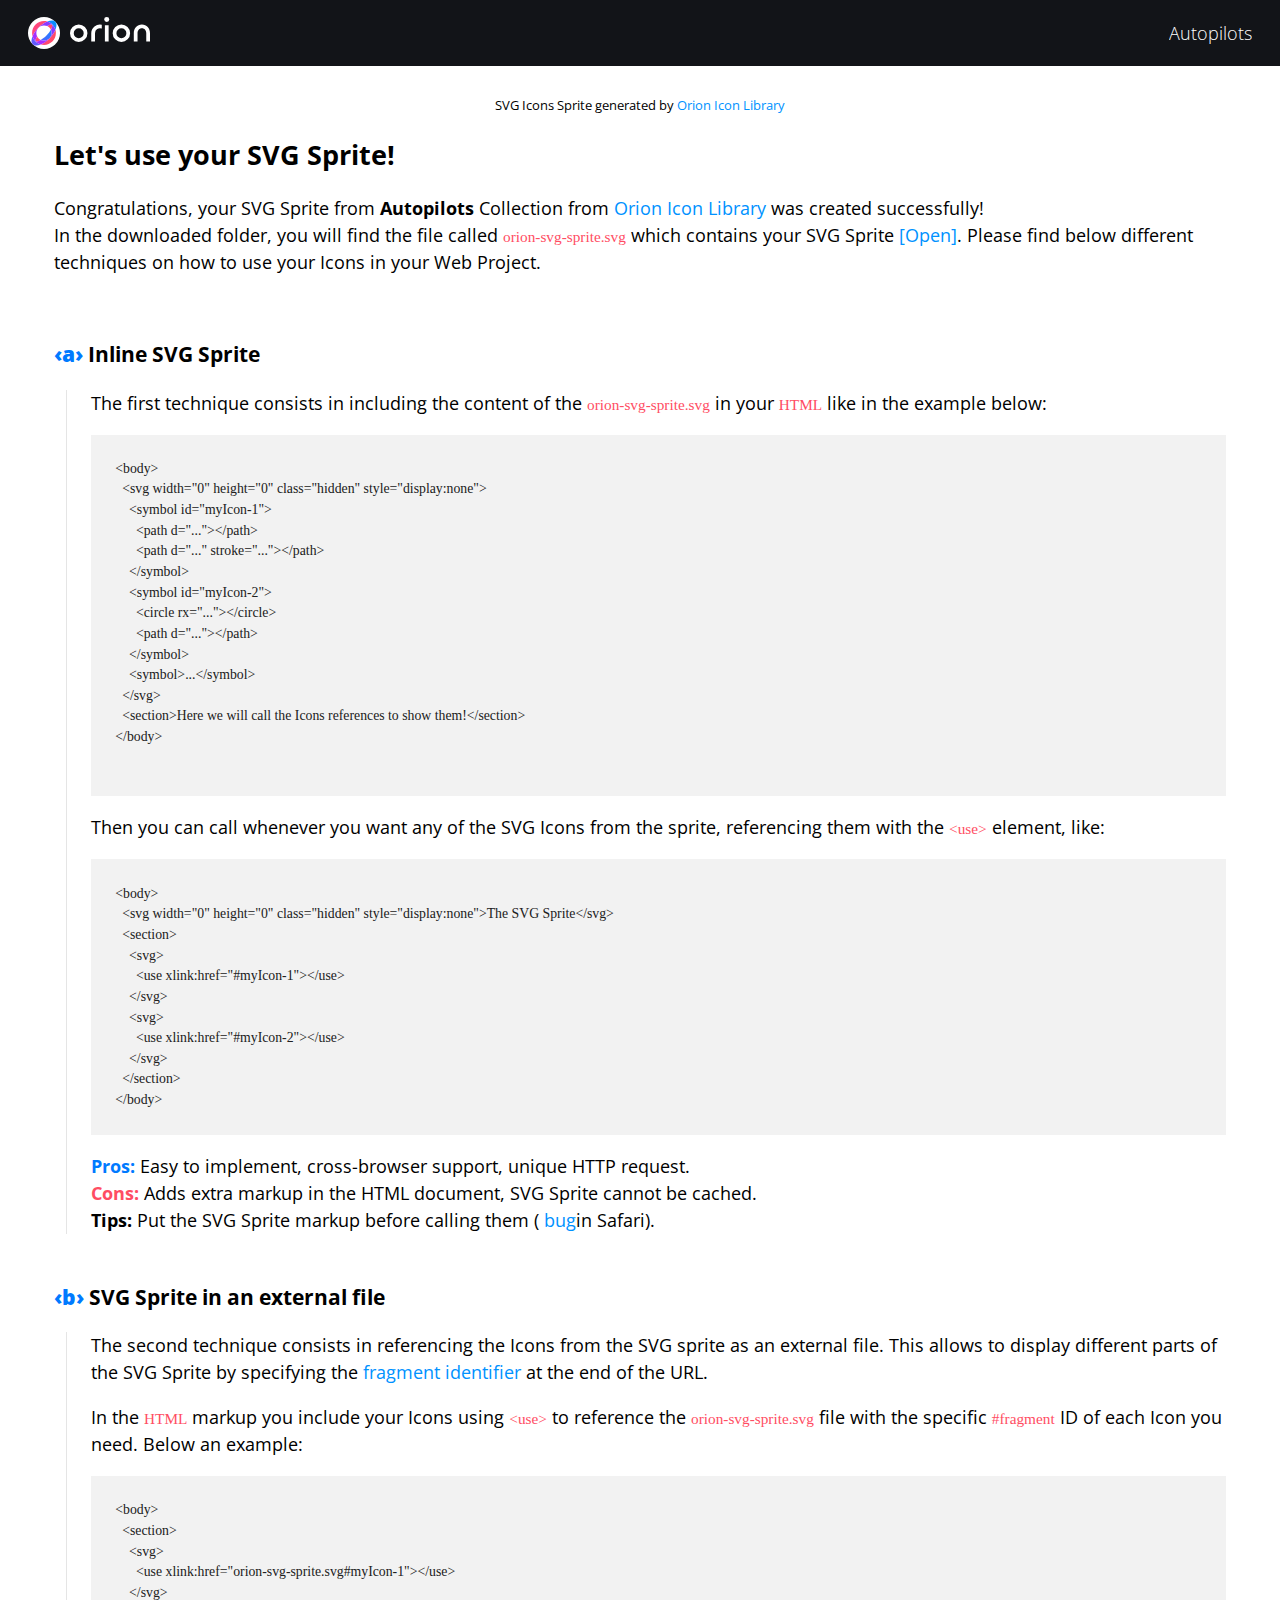
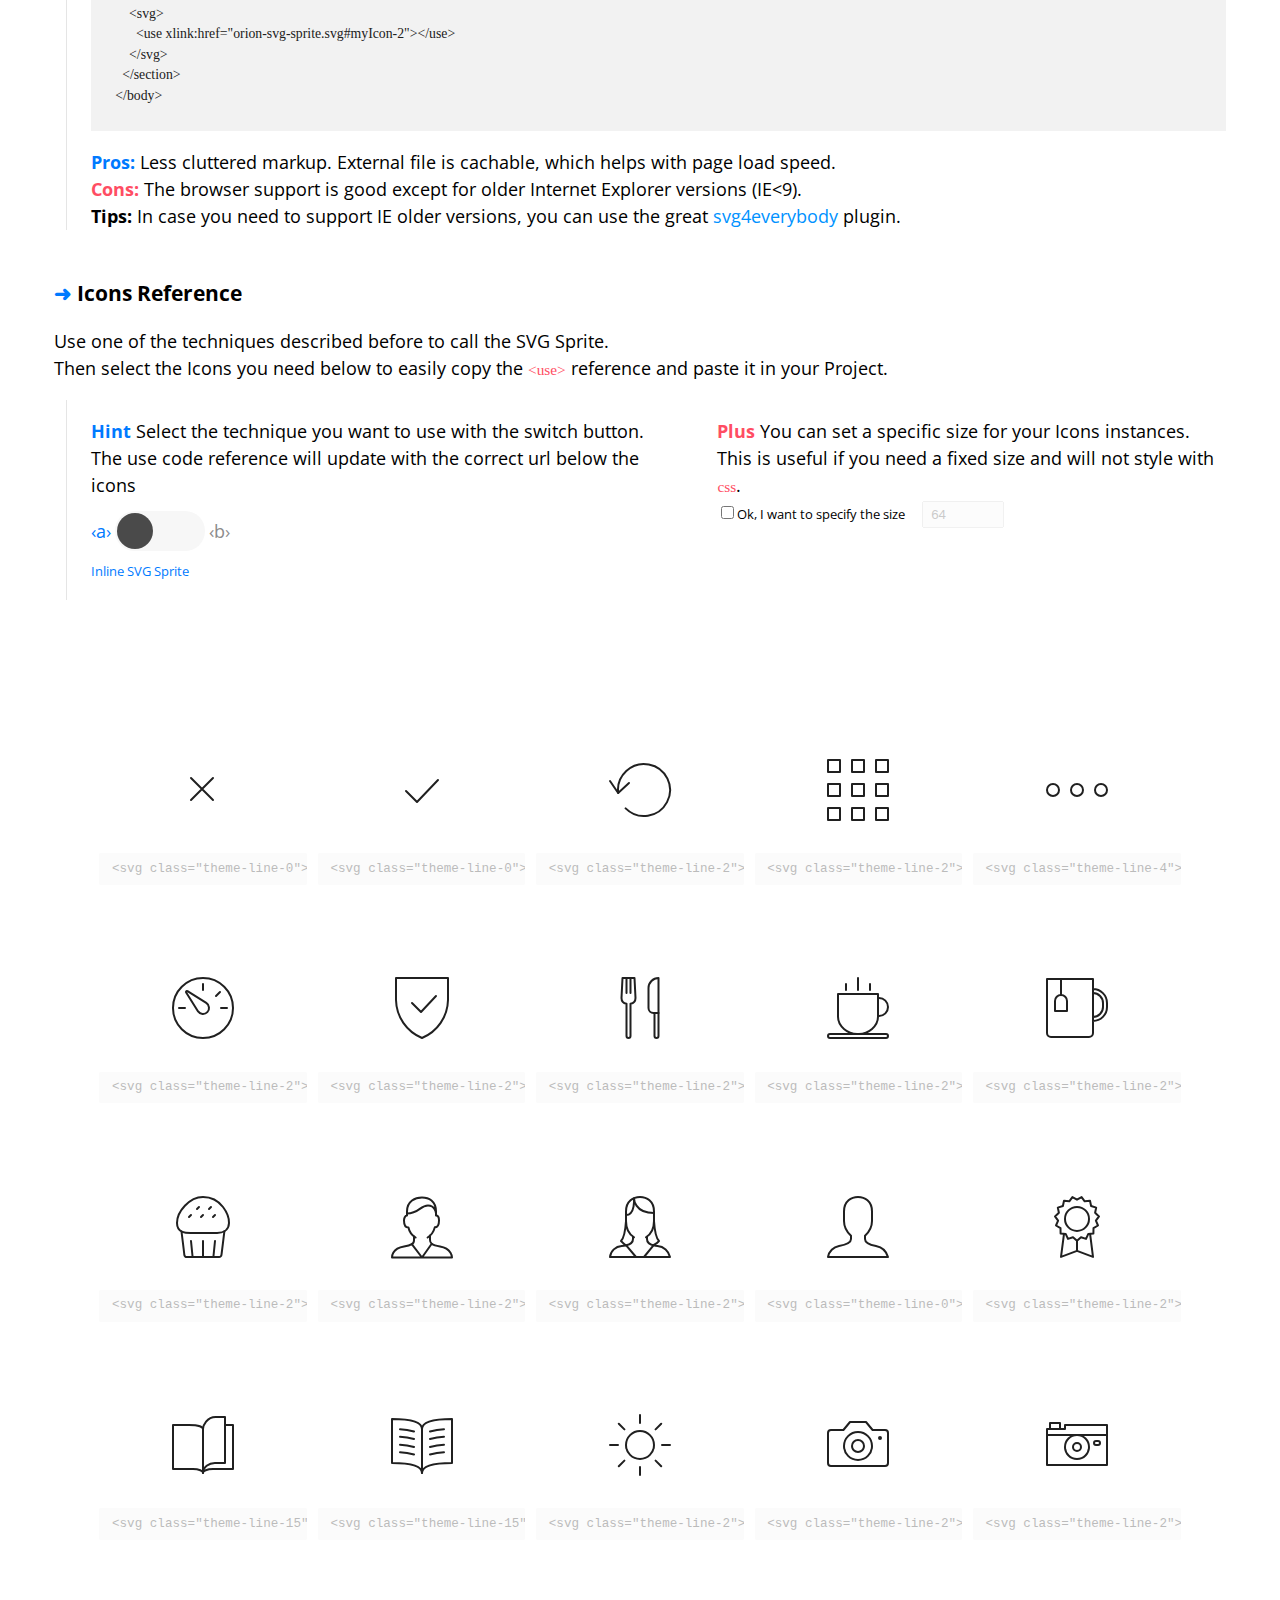
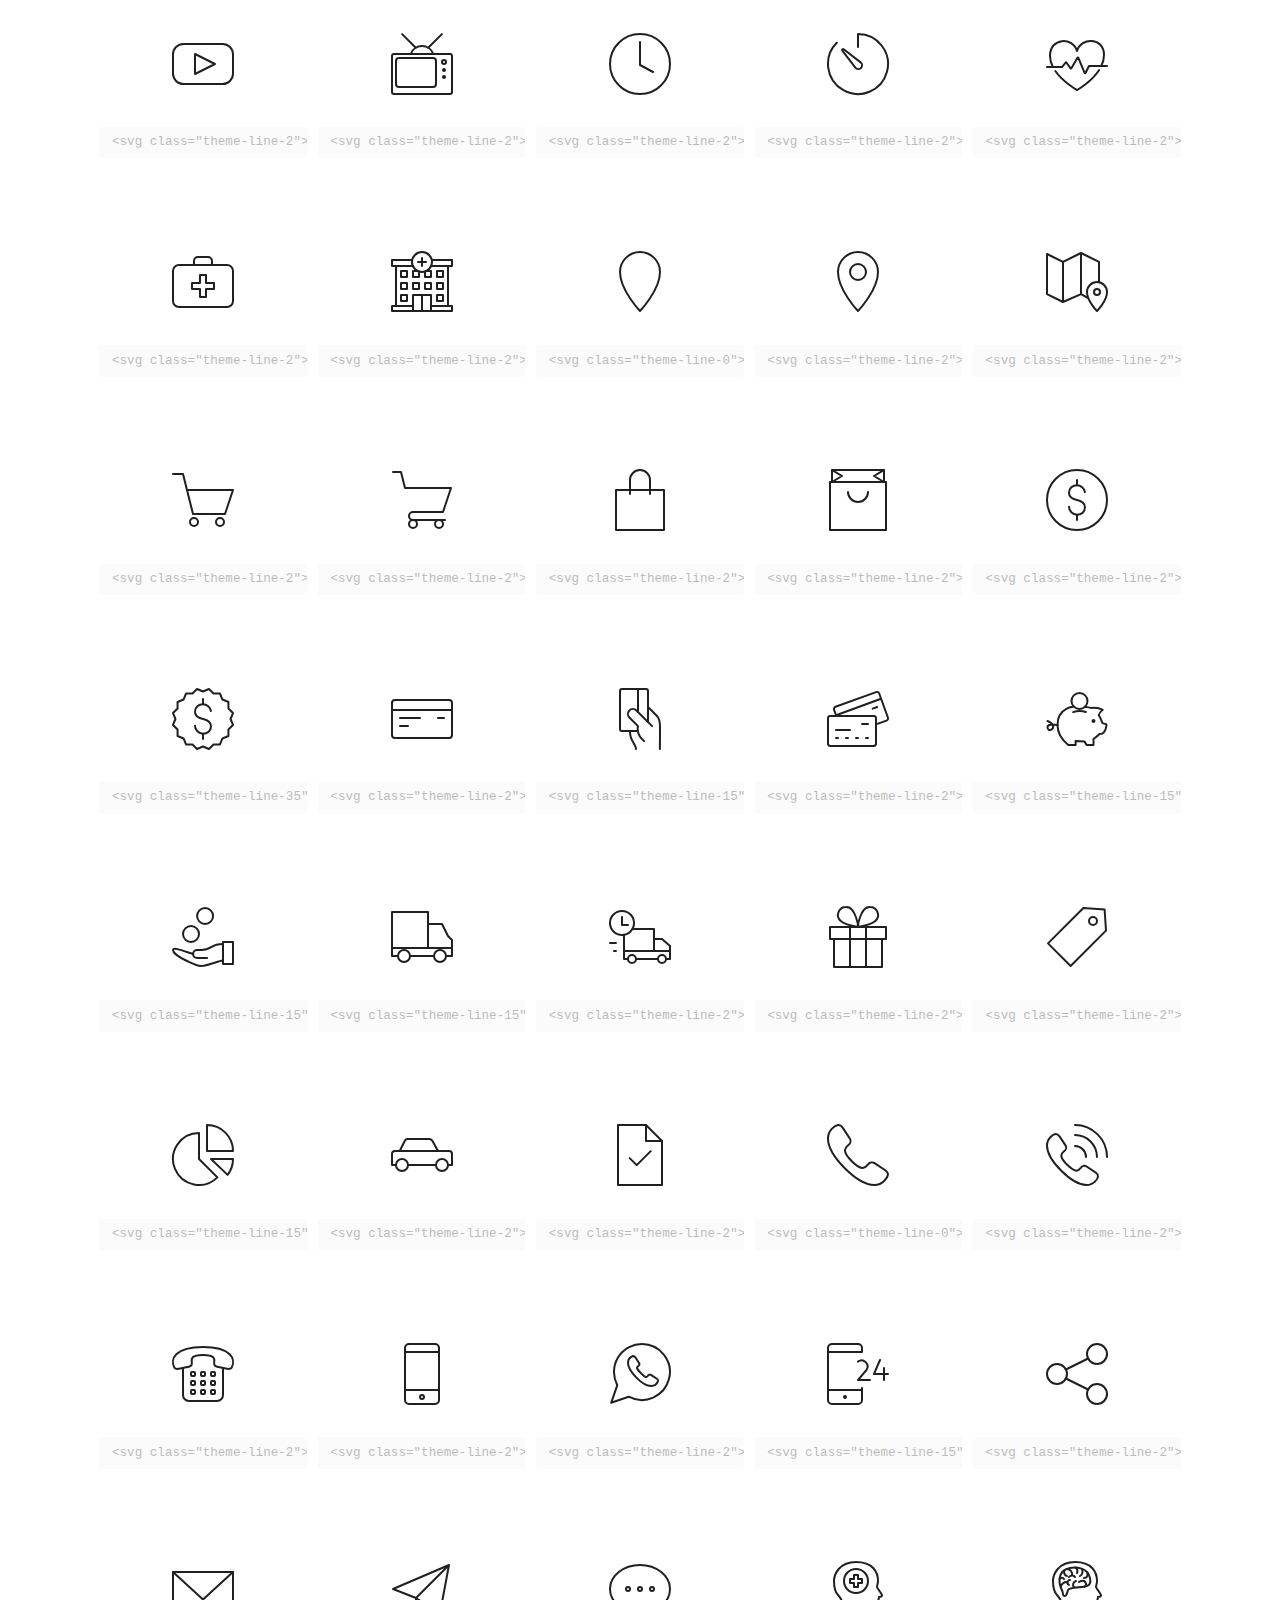
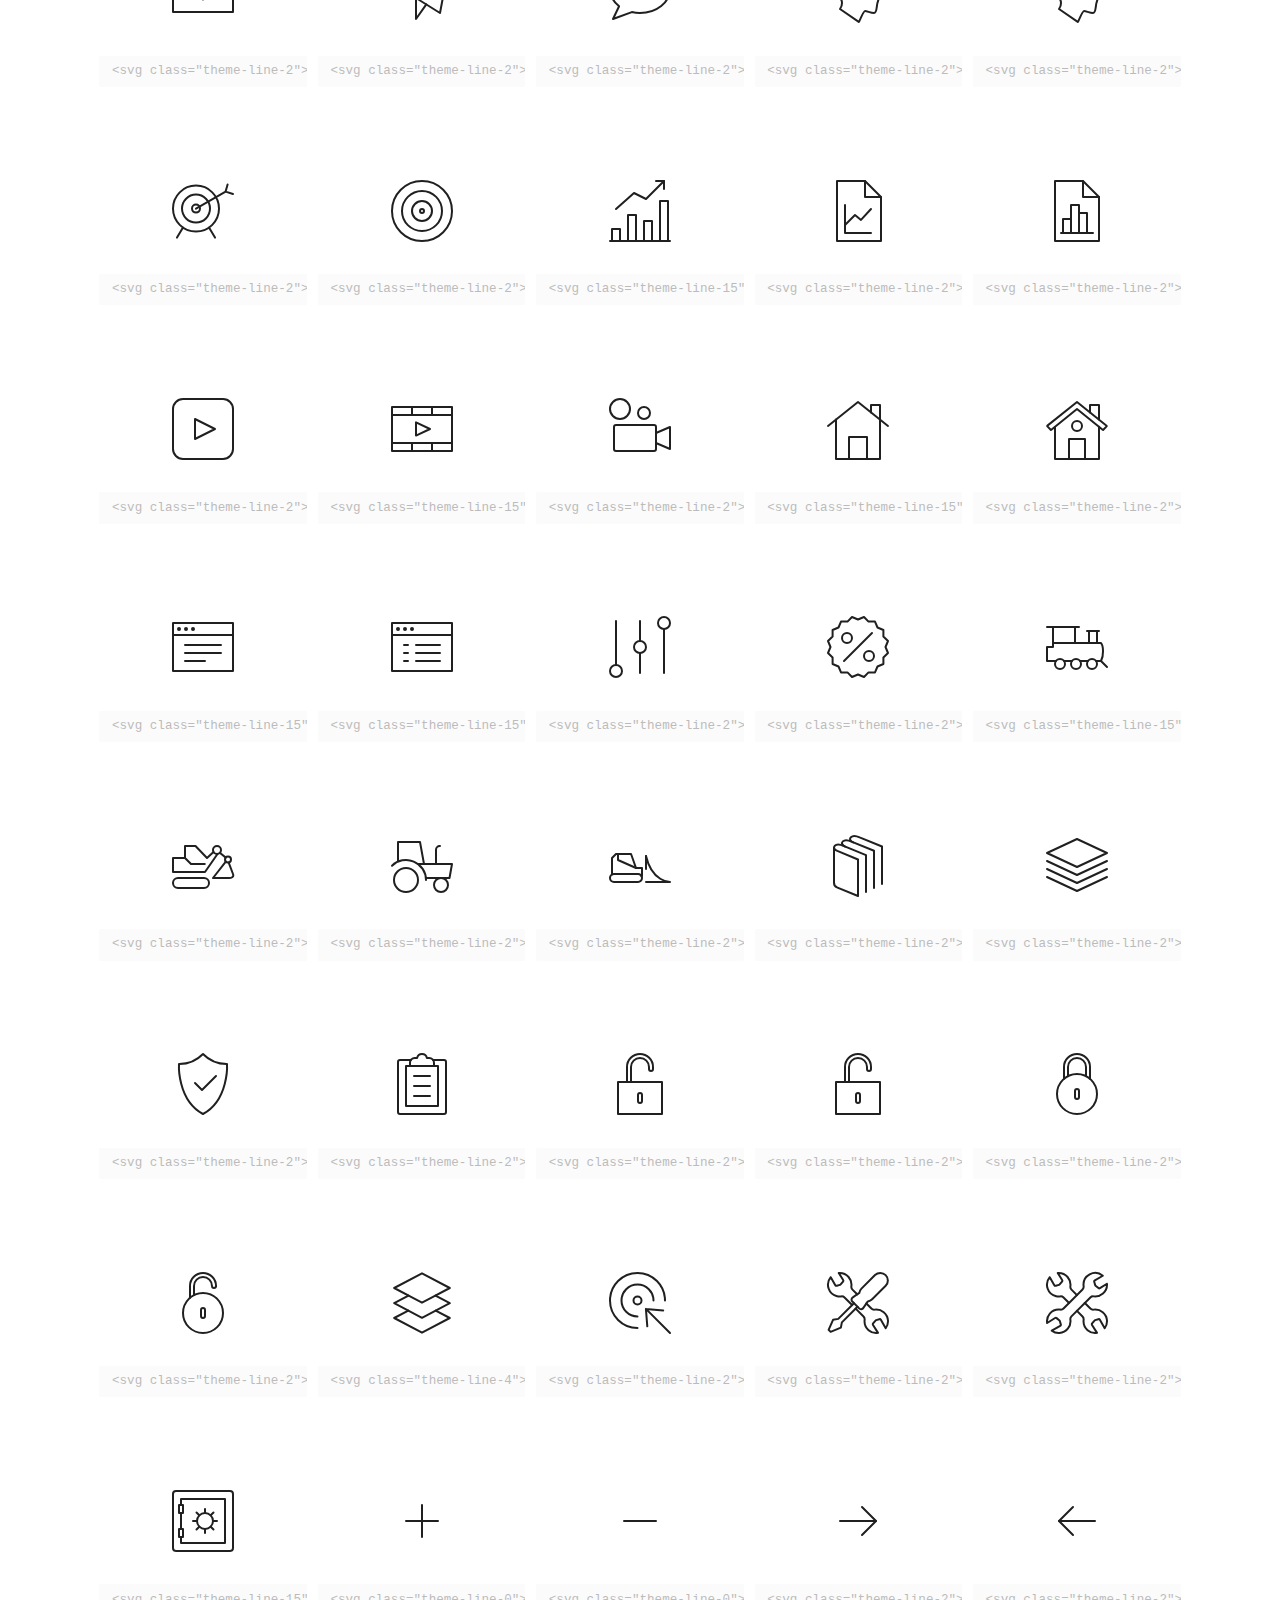
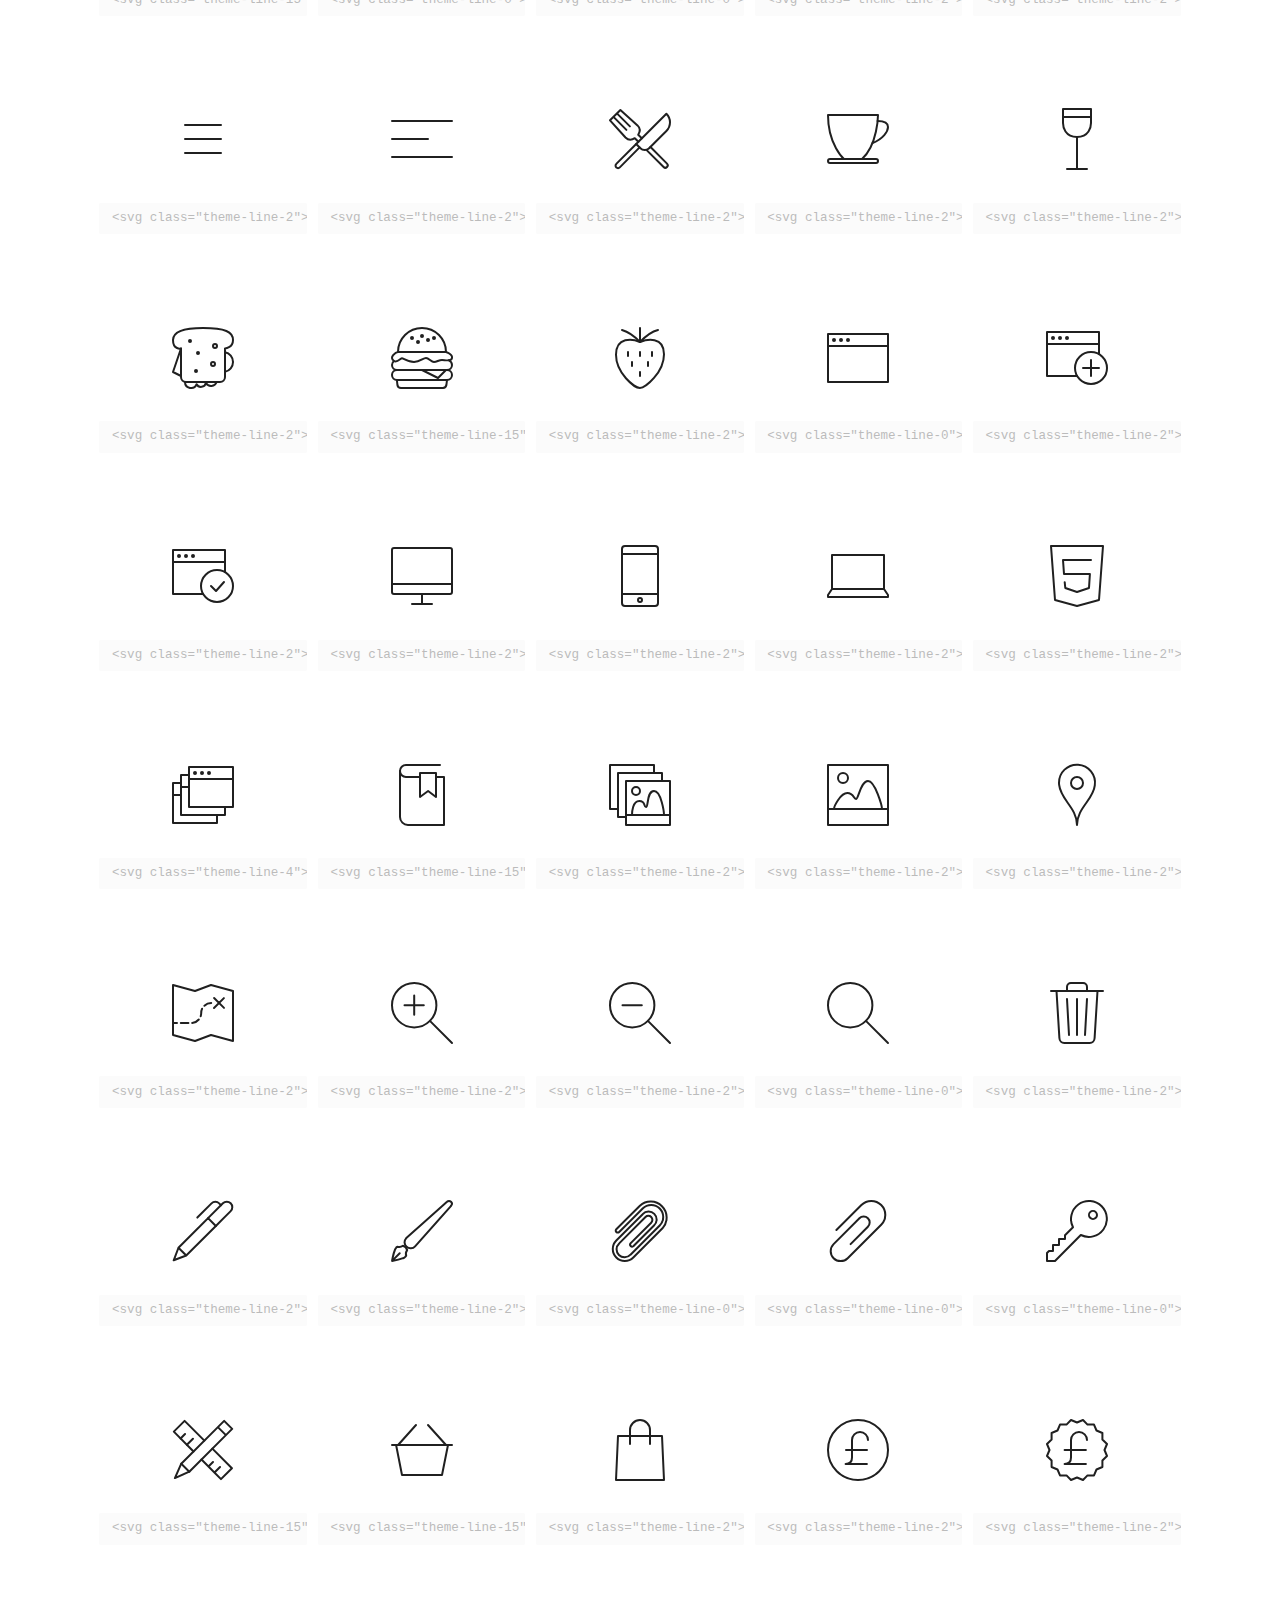
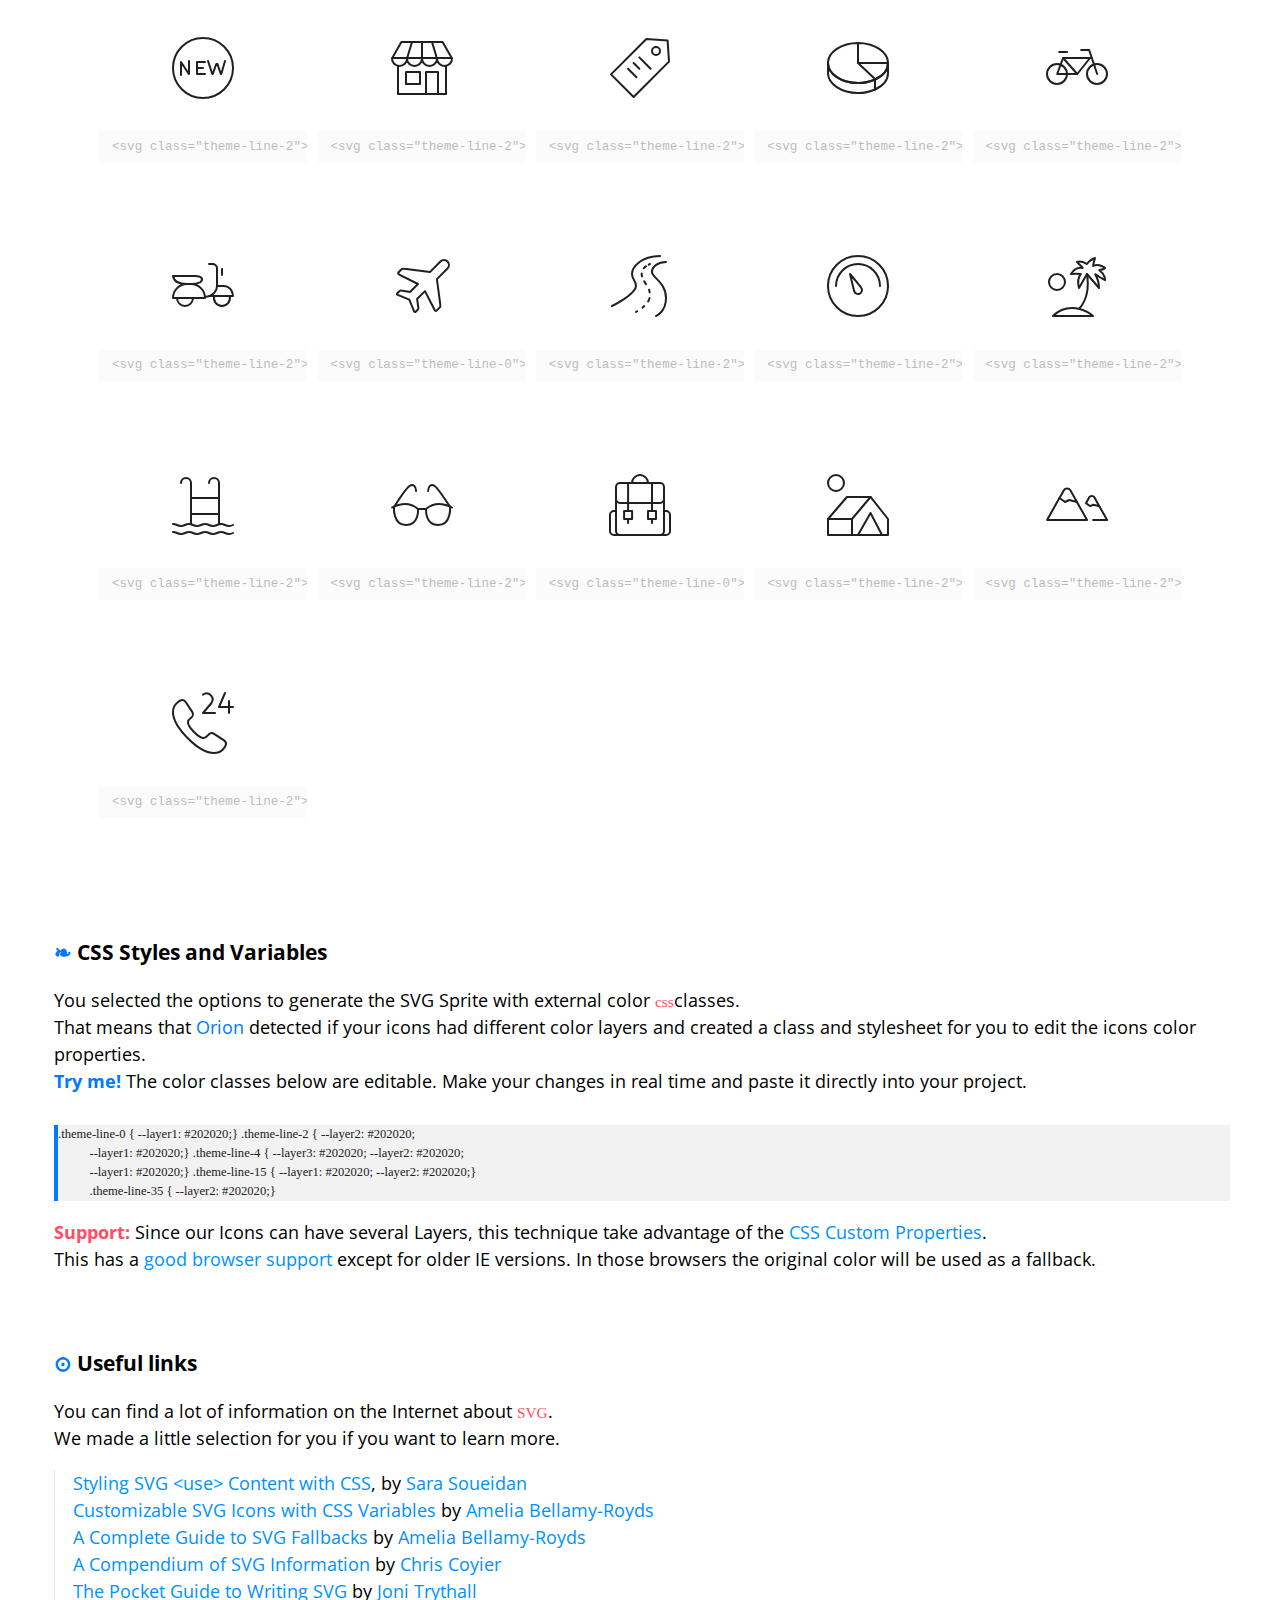
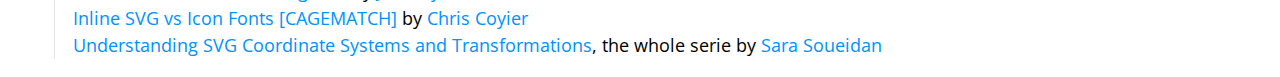
<file: icons/demo.html>
<!doctype>
<html lang="en">
  
  <head>
    <title>SVG Sprite Demo | Orion Icon Library</title>
    <meta name="viewport" content="width=device-width, initial-scale=1.0"
    />
    <meta charset="UTF-8" />
    <link href="https://fonts.googleapis.com/css?family=Open+Sans" rel="stylesheet"
    />
    <style>
      html {
          box-sizing: border-box;
        }
        body {
          margin: 0;
          padding: 0;
          font-family: 'Open Sans', sans-serif;
          font-size: 1.125rem;
        }
        ._1bo7bzx{font-family:Menlo, mono;font-size:.85em;}._1oymxsi{color:#ff4d63;}._1tt2u3t{-webkit-box-pack:justify;-ms-flex-pack:justify;-webkit-box-align:center;-ms-flex-align:center;display:-webkit-box;display:-moz-box;display:-ms-flexbox;display:-webkit-flex;display:flex;-webkit-align-items:center;align-items:center;background-color:#121418;-webkit-justify-content:space-between;justify-content:space-between;height:66px;padding:0 28px;color:white;}._dl5j6p{font-weight:300;max-width:33%;font-size:1em;}._1iurgbx{white-space:nowrap;overflow:hidden;text-overflow:ellipsis;}._1l5hckq{padding:1em 3em;}._kp2n83{font-size:.7em;text-align:center;}._o1cg4g{color:#0092FF;text-decoration:none;}._o1cg4g:hover{text-decoration:underline;}._14gdf42{line-height:1.5;}._ovghcs{color:inherit;text-decoration:none;}._ovghcs:hover:after{content:"#";color:#0092FF;margin-left:2px;opacity:.3;-webkit-transition:opacity .3s;-moz-transition:opacity .3s;transition:opacity .3s;}._ovghcs:active:after{opacity:1;}._1dqtju9{color:#007aff;}._fr5wn{padding-left:24px;border-left:1px solid rgba(0,0,0,0.1);margin-left:12px;margin-bottom:48px;}._1bmg5vo{color:#202020;tab-ssize:4px;overflow-x:auto;padding:1.5em;line-height:1.5;background:rgba(0,0,0,0.05);font-size:.9em;}._jro6t0{display:-webkit-box;display:-moz-box;display:-ms-flexbox;display:-webkit-flex;display:flex;}._53480w{display:none;}._53480w:checked + label span{-webkit-transform:translateX(52px);-ms-transform:translateX(52px);transform:translateX(52px);}._53480w:checked + label:before{color:inherit;}._53480w:checked + label:after{color:#007aff;}._53480w:checked ~ .externalCheckboxHelper:after{content:"External SVG Sprite";}._1uuc6xn{cursor:pointer;width:90px;height:40px;display:block;background-color:#f7f7f7;color:#8c8c8c;border-radius:32px;margin:12px 24px;position:relative;}._1uuc6xn:before{content:"‹a›";position:absolute;right:-webkit-calc(100% + 4px);right:-moz-calc(100% + 4px);right:calc(100% + 4px);top:50%;-webkit-transform:translateY(-50%);-ms-transform:translateY(-50%);transform:translateY(-50%);color:#007aff;}._1uuc6xn:after{content:"‹b›";position:absolute;left:-webkit-calc(100% + 4px);left:-moz-calc(100% + 4px);left:calc(100% + 4px);top:50%;-webkit-transform:translateY(-50%);-ms-transform:translateY(-50%);transform:translateY(-50%);}._10r524x{background-color:#4a4a4a;border-radius:50%;height:36px;left:0px;-webkit-transform:translateX(2px);-ms-transform:translateX(2px);transform:translateX(2px);position:absolute;top:2px;-webkit-transition:-webkit-transform .2s ease,transform .2s ease;-moz-transition:transform .2s ease;transition:-ms-transform .2s ease,-webkit-transform .2s ease,transform .2s ease;width:36px;z-index:1;}._qjqtm8:after{content:"Inline SVG Sprite";}._jcgzno{padding:.3em .5em;outline:0px;margin-left:12px;}._jcgzno:disabled{opacity:0.3;}._1r58n10{overflow:auto;padding:40px;margin:0px;list-style:none;padding-bottom:40px;}._fnhcyz{width:100%;float:left;-moz-box-sizing:border-box;box-sizing:border-box;display:block;-webkit-transition:opacity 250ms, box-shadow 250ms;-moz-transition:opacity 250ms, box-shadow 250ms;transition:opacity 250ms, box-shadow 250ms;cursor:pointer;position:relative;}@media (min-width: 767px){._fnhcyz{width:50%;}}@media (min-width: 1023px){._fnhcyz{width:33.333%;}}@media (min-width: 1199px){._fnhcyz{width:20%;}}._fnhcyz:after{content:"";position:absolute;z-index:-1;top:0px;right:0px;bottom:0px;left:0px;opacity:0;box-shadow:0 .5em 3em rgba(0,0,0,.1);-webkit-transition:opacity .3s;-moz-transition:opacity .3s;transition:opacity .3s;}._fnhcyz:hover:after{opacity:1;z-index:1;}._fnhcyz:before{content:"";padding-top:100%;display:block;}._fnhcyz:hover .orion-sprite__id{opacity:1;}._fnhcyz:hover .orion-sprite__code{opacity:1;}._1dclzhk{-webkit-box-direction:normal;-webkit-box-orient:vertical;-webkit-box-pack:justify;-ms-flex-pack:justify;-webkit-box-align:center;-ms-flex-align:center;display:-webkit-box;display:-moz-box;display:-ms-flexbox;display:-webkit-flex;display:flex;-webkit-align-items:center;align-items:center;-webkit-justify-content:space-between;justify-content:space-between;-webkit-flex-direction:column;-ms-flex-direction:column;flex-direction:column;position:absolute;top:0px;right:0px;bottom:0px;left:0px;padding:.5em 1em;}._19wnp26{width:100%;font-size:.7em;text-align:center;opacity:0;color:#777;-webkit-transition:opacity 250ms;-moz-transition:opacity 250ms;transition:opacity 250ms;}._1u0lyeu{width:64px;height:64px;}._190hxbq{width:100%;height:100%;}._1mcpc5v{font-size:.7em;padding:.5em 1em;width:100%;z-index:2;border-radius:2px;opacity:.3;-webkit-transition:opacity .3s;-moz-transition:opacity .3s;transition:opacity .3s;}._duacj0{white-space:pre;display:inline-block;font-size:.7em;line-height:1.5;background:rgba(0,0,0,0.05);tab-ssize:4px;color:#202020;margin-top:1em;width:100%;outline:0px;border-left:4px solid #007aff;}._1hgbkkp{list-style:none;margin:0px;padding:0px;padding-left:1em;line-height:1.5em;}._19kenml{-webkit-box-align:start;-ms-flex-align:start;display:-webkit-box;display:-moz-box;display:-ms-flexbox;display:-webkit-flex;display:flex;-webkit-align-items:flex-start;align-items:flex-start;color:#fff;}._15372er{display:inline-block;vertical-align:middle;width:32px;height:32px;}._ksd372{display:inline-block;vertical-align:middle;width:80px;height:25px;margin-left:10px;}
    </style>
  </head>
  
  <body>
    <svg width="0" height="0" class="hidden">
      <symbol xmlns="http://www.w3.org/2000/svg" viewBox="0 0 64 64" id="close-1">
        <title>Close</title>
        <desc>A line styled icon from Orion Icon Library.</desc>
        <path data-name="layer1"
        fill="none" stroke="#202020" stroke-miterlimit="10" stroke-width="2" d="M41.999 20.002l-22 22m22 0L20 20"
        stroke-linejoin="round" stroke-linecap="round" style="stroke:var(--layer1, #202020)"></path>
      </symbol>
      <symbol xmlns="http://www.w3.org/2000/svg" viewBox="0 0 64 64" id="checkmark-1">
        <title>Checkmark</title>
        <desc>A line styled icon from Orion Icon Library.</desc>
        <path data-name="layer1"
        fill="none" stroke="#202020" stroke-miterlimit="10" stroke-width="2" d="M16 33l11 11 21-22"
        stroke-linejoin="round" stroke-linecap="round" style="stroke:var(--layer1, #202020)"></path>
      </symbol>
      <symbol xmlns="http://www.w3.org/2000/svg" viewBox="0 0 64 64" id="rotate-left-1">
        <title>Rotate Left</title>
        <desc>A line styled icon from Orion Icon Library.</desc>
        <path data-name="layer2"
        d="M10.168 34.947a26.016 26.016 0 1 1 7.45 15.432" fill="none" stroke="#202020"
        stroke-miterlimit="10" stroke-width="2" stroke-linejoin="round" stroke-linecap="round"
        style="stroke:var(--layer1, #202020)"></path>
        <path data-name="layer1" fill="none" stroke="#202020" stroke-miterlimit="10"
        stroke-width="2" d="M2 23l8.168 11.947L20.986 25" stroke-linejoin="round"
        stroke-linecap="round" style="stroke:var(--layer1, #202020)"></path>
      </symbol>
      <symbol xmlns="http://www.w3.org/2000/svg" viewBox="0 0 64 64" id="portfolio-grid-1">
        <title>Portfolio Grid</title>
        <desc>A line styled icon from Orion Icon Library.</desc>
        <path data-name="layer2"
        fill="none" stroke="#202020" stroke-miterlimit="10" stroke-width="2" d="M2 2h12v12H2zm24 0h12v12H26zm24 0h12v12H50zM2 50h12v12H2z"
        stroke-linejoin="round" stroke-linecap="round" style="stroke:var(--layer1, #202020)"></path>
        <path data-name="layer1" fill="none" stroke="#202020" stroke-miterlimit="10"
        stroke-width="2" d="M26 50h12v12H26zm24 0h12v12H50z" stroke-linejoin="round"
        stroke-linecap="round" style="stroke:var(--layer1, #202020)"></path>
        <path data-name="layer2" fill="none" stroke="#202020" stroke-miterlimit="10"
        stroke-width="2" d="M2 25.988h12v12H2z" stroke-linejoin="round" stroke-linecap="round"
        style="stroke:var(--layer1, #202020)"></path>
        <path data-name="layer1" fill="none" stroke="#202020" stroke-miterlimit="10"
        stroke-width="2" d="M26 25.988h12v12H26zm24 0h12v12H50z" stroke-linejoin="round"
        stroke-linecap="round" style="stroke:var(--layer1, #202020)"></path>
      </symbol>
      <symbol xmlns="http://www.w3.org/2000/svg" viewBox="0 0 64 64" id="more-1">
        <title>More</title>
        <desc>A line styled icon from Orion Icon Library.</desc>
        <circle data-name="layer3"
        cx="8" cy="32" r="6" fill="none" stroke="#202020" stroke-miterlimit="10"
        stroke-width="2" stroke-linejoin="round" stroke-linecap="round" style="stroke:var(--layer1, #202020)"></circle>
        <circle data-name="layer2" cx="56" cy="32" r="6" fill="none"
        stroke="#202020" stroke-miterlimit="10" stroke-width="2" stroke-linejoin="round"
        stroke-linecap="round" style="stroke:var(--layer1, #202020)"></circle>
        <circle data-name="layer1" cx="32" cy="32" r="6" fill="none"
        stroke="#202020" stroke-miterlimit="10" stroke-width="2" stroke-linejoin="round"
        stroke-linecap="round" style="stroke:var(--layer1, #202020)"></circle>
      </symbol>
      <symbol xmlns="http://www.w3.org/2000/svg" viewBox="0 0 64 64" id="speed-1">
        <title>Speed</title>
        <desc>A line styled icon from Orion Icon Library.</desc>
        <circle data-name="layer2"
        cx="32" cy="32" r="30" fill="none" stroke="#202020" stroke-miterlimit="10"
        stroke-width="2" stroke-linejoin="round" stroke-linecap="round" style="stroke:var(--layer1, #202020)"></circle>
        <path data-name="layer2" fill="none" stroke="#202020" stroke-miterlimit="10"
        stroke-width="2" d="M8 32h6M32 8v5.999M50 32h6M45 20l4-4" stroke-linejoin="round"
        stroke-linecap="round" style="stroke:var(--layer1, #202020)"></path>
        <path data-name="layer1" d="M15.183 16.544A.975.975 0 0 1 15 16a1 1 0 0 1 1.489-.873l18.748 11.821a5.999 5.999 0 1 1-8.153 8.486z"
        fill="none" stroke="#202020" stroke-miterlimit="10" stroke-width="2" stroke-linejoin="round"
        stroke-linecap="round" style="stroke:var(--layer1, #202020)"></path>
      </symbol>
      <symbol xmlns="http://www.w3.org/2000/svg" viewBox="0 0 64 64" id="security-shield-1">
        <title>Security Shield</title>
        <desc>A line styled icon from Orion Icon Library.</desc>
        <path data-name="layer2"
        d="M6 2h52v22.064A41.973 41.973 0 0 1 31.994 62 41.97 41.97 0 0 1 6 24.064z"
        fill="none" stroke="#202020" stroke-miterlimit="10" stroke-width="2" stroke-linejoin="round"
        stroke-linecap="round" style="stroke:var(--layer1, #202020)"></path>
        <path data-name="layer1" fill="none" stroke="#202020" stroke-miterlimit="10"
        stroke-width="2" d="M22 27l9 9 15-16" stroke-linejoin="round" stroke-linecap="round"
        style="stroke:var(--layer1, #202020)"></path>
      </symbol>
      <symbol xmlns="http://www.w3.org/2000/svg" viewBox="0 0 64 64" id="food-1">
        <title>Food</title>
        <desc>A line styled icon from Orion Icon Library.</desc>
        <path data-name="layer2"
        d="M50.5 37v23a2 2 0 0 1-2 2 2 2 0 0 1-2-2V37" fill="none" stroke="#202020"
        stroke-linecap="round" stroke-linejoin="round" stroke-width="2" style="stroke:var(--layer1, #202020)"></path>
        <path data-name="layer1" fill="none" stroke="#202020" stroke-linecap="round"
        stroke-linejoin="round" stroke-width="2" d="M18.5 17V2m4 0v15m4-15h-12l-1 20c0 3.2 2.1 5.2 5 5.8V60a2 2 0 0 0 4 0V27.8c2.9-.6 5-2.6 5-5.8zm24 35V2a10 10 0 0 0-10 10v20a5 5 0 0 0 5 5z"
        style="stroke:var(--layer1, #202020)"></path>
      </symbol>
      <symbol viewBox="0 0 64 64" xmlns="http://www.w3.org/2000/svg" id="hot-coffee-1">
        <title>Hot Coffee</title>
        <desc>A line styled icon from Orion Icon Library.</desc>
        <path stroke-width="2"
        stroke-linejoin="round" stroke-linecap="round" stroke="#202020" fill="none"
        d="M52 17.965v22.857c0 9.467-9.582 17.143-19.049 17.143h-1.9C21.58 57.965 12 50.289 12 40.822V17.965zM52 22h1.016A8.984 8.984 0 0 1 62 30.982a8.982 8.982 0 0 1-8.982 8.982H52"
        data-name="layer2" style="stroke:var(--layer1, #202020)"></path>
        <path d="M32 13.998v-12m-12.002 12V8.002m24.004 5.996V8.002M62 60a2 2 0 0 1-2 2H4a2 2 0 0 1-2-2 2 2 0 0 1 2-2h56a2 2 0 0 1 2 2z"
        stroke-width="2" stroke-linejoin="round" stroke-linecap="round" stroke="#202020"
        fill="none" data-name="layer1" style="stroke:var(--layer1, #202020)"></path>
      </symbol>
      <symbol xmlns="http://www.w3.org/2000/svg" viewBox="0 0 64 64" id="tea-cup-1">
        <title>Tea Cup</title>
        <desc>A line styled icon from Orion Icon Library.</desc>
        <path data-name="layer2"
        fill="none" stroke="#202020" stroke-linecap="round" stroke-linejoin="round"
        stroke-width="2" d="M16 3v16m6 16V25a6 6 0 0 0-6-6 6 6 0 0 0-6 6v10z" style="stroke:var(--layer1, #202020)"></path>
        <path data-name="layer1" d="M48 3v54a4 4 0 0 1-4 4H6a4 4 0 0 1-4-4V3zm0 10a14 14 0 0 1 14 14v4a14 14 0 0 1-14 14"
        fill="none" stroke="#202020" stroke-linecap="round" stroke-linejoin="round"
        stroke-width="2" style="stroke:var(--layer1, #202020)"></path>
        <path data-name="layer1" d="M48 41a10 10 0 0 0 10-10v-4a10 10 0 0 0-10-10"
        fill="none" stroke="#202020" stroke-linecap="round" stroke-linejoin="round"
        stroke-width="2" style="stroke:var(--layer1, #202020)"></path>
      </symbol>
      <symbol xmlns="http://www.w3.org/2000/svg" viewBox="0 0 64 64" id="muffin-1">
        <title>Muffin</title>
        <desc>A line styled icon from Orion Icon Library.</desc>
        <path data-name="layer2"
        d="M10.5 36.5s2.6 20.7 2.8 23.1A2.4 2.4 0 0 0 16 62h31.9a2.4 2.4 0 0 0 2.6-2.4c.3-2.4 2.9-23.4 2.9-23.4M20 46l1.6 16M44 46l-1.6 16M32 46v16"
        fill="none" stroke="#202020" stroke-linecap="round" stroke-linejoin="round"
        stroke-width="2" style="stroke:var(--layer1, #202020)"></path>
        <path data-name="layer1" d="M32 2C18.3 2 6 16.7 6 28s11.3 10 16 10h24.1c4.8 0 11.7-2 11.9-10S50.5 2 32 2zM20 20l-2 2m14-2l-2 2m-2-10l-2 2m14-2l-2 2m6 6l-2 2"
        fill="none" stroke="#202020" stroke-linecap="round" stroke-linejoin="round"
        stroke-width="2" style="stroke:var(--layer1, #202020)"></path>
      </symbol>
      <symbol viewBox="0 0 64 64" xmlns="http://www.w3.org/2000/svg" id="man-1">
        <title>Man</title>
        <desc>A line styled icon from Orion Icon Library.</desc>
        <path stroke-width="2"
        stroke-miterlimit="10" stroke="#202020" fill="none" d="M41.713 48.744c-1.968-1.476-1.71-3.069-1.71-4.244v-4m-16 1v3c0 1.285.425 3.083-2.194 4.67"
        data-name="layer2" stroke-linejoin="round" stroke-linecap="round" style="stroke:var(--layer1, #202020)"></path>
        <path stroke-width="2" stroke-miterlimit="10" stroke="#202020"
        fill="none" d="M37.601 42.5a16.786 16.786 0 0 0 7.168-10.135c3.026-.037 4.234-2.931 4.234-6.937 0-1.994 0-4.928-3-4.928v-2m-29 0v2.006c-2-.006-3 2.994-3 4.988 0 4.006 1.391 7.006 4.436 7.006h.002a15.21 15.21 0 0 0 7.17 10m20.392-24v-2c0-10.4-7.373-14-14-14s-15 3.517-15 13.916V18.5c12 0 13-8 21-8 7.459 0 8 8 8 8z"
        data-name="layer2" stroke-linejoin="round" stroke-linecap="round" style="stroke:var(--layer1, #202020)"></path>
        <path stroke-width="2" stroke-miterlimit="10" stroke="#202020"
        fill="none" d="M14.003 51.5c-12.61 2-12.001 11-12.001 11h30L21.809 49.17c-1.458.885-3.856 1.703-7.806 2.33zm36 0c-4.436-.74-6.91-1.72-8.29-2.756L32.002 62.5h30s0-9-12-11z"
        data-name="layer1" stroke-linejoin="round" stroke-linecap="round" style="stroke:var(--layer1, #202020)"></path>
      </symbol>
      <symbol viewBox="0 0 64 64" xmlns="http://www.w3.org/2000/svg" id="woman-1">
        <title>Woman</title>
        <desc>A line styled icon from Orion Icon Library.</desc>
        <path stroke-width="2"
        stroke-miterlimit="10" stroke="#202020" fill="none" d="M32 2c-6.627 0-13.992 4-13.992 14.399V26c0 7.18 3.27 13.379 8 16.267m11.984 0c4.73-2.888 8-9.087 8-16.267v-9.601C45.992 6 38.627 2 32 2"
        data-name="layer2" stroke-linejoin="round" stroke-linecap="round" style="stroke:var(--layer1, #202020)"></path>
        <path stroke-width="2" stroke-miterlimit="10" stroke="#202020"
        fill="none" d="M46 18C26 18 26 3.174 26 3.174S27.416 20 18 20m27.473 30.357C39.003 48.835 39 45.697 39 44v-2M28 62h8M25 42v2c0 1.684-.002 4.813-6.794 6.333M18.008 26S17 42 13 46c4 4 4.926 4.394 4.926 4.394"
        data-name="layer2" stroke-linejoin="round" stroke-linecap="round" style="stroke:var(--layer1, #202020)"></path>
        <path stroke-width="2" stroke-miterlimit="10" stroke="#202020"
        fill="none" d="M45.992 26S47 42 51 46c-4 4-6.095 4.217-6.095 4.217" data-name="layer2"
        stroke-linejoin="round" stroke-linecap="round" style="stroke:var(--layer1, #202020)"></path>
        <path stroke-width="2" stroke-miterlimit="10" stroke="#202020"
        fill="none" d="M62 62a13.788 13.788 0 0 0-12.422-11 30.574 30.574 0 0 1-4.105-.643L36 62zM13.61 51A12.46 12.46 0 0 0 2 62h26l-9.794-11.667a34.259 34.259 0 0 1-4.597.667z"
        data-name="layer1" stroke-linejoin="round" stroke-linecap="round" style="stroke:var(--layer1, #202020)"></path>
      </symbol>
      <symbol xmlns="http://www.w3.org/2000/svg" viewBox="0 0 64 64" id="user-1">
        <title>User</title>
        <desc>A line styled icon from Orion Icon Library.</desc>
        <path data-name="layer1"
        d="M46 26c0 6.1-3.4 11.5-7 14.8V44c0 2 1 5.1 11 7a15.5 15.5 0 0 1 12 11H2a13.4 13.4 0 0 1 11-11c10-1.8 12-5 12-7v-3.2c-3.6-3.3-7-8.6-7-14.8v-9.6C18 6 25.4 2 32 2s14 4 14 14.4z"
        fill="none" stroke="#202020" stroke-miterlimit="10" stroke-width="2" stroke-linejoin="round"
        stroke-linecap="round" style="stroke:var(--layer1, #202020)"></path>
      </symbol>
      <symbol xmlns="http://www.w3.org/2000/svg" viewBox="0 0 64 64" id="quality-1">
        <title>Quality</title>
        <desc>A line styled icon from Orion Icon Library.</desc>
        <path data-name="layer2"
        fill="none" stroke="#202020" stroke-miterlimit="10" stroke-width="2" d="M19 38.9l-3 23 16-6 16 6-2.9-23M32 45.8v10.1"
        stroke-linejoin="round" stroke-linecap="round" style="stroke:var(--layer1, #202020)"></path>
        <circle data-name="layer1" cx="32" cy="23.9" r="12" fill="none"
        stroke="#202020" stroke-miterlimit="10" stroke-width="2" stroke-linejoin="round"
        stroke-linecap="round" style="stroke:var(--layer1, #202020)"></circle>
        <path data-name="layer1" fill="none" stroke="#202020" stroke-miterlimit="10"
        stroke-width="2" d="M32 4.7l4.6-2.6 3.1 4.2 5.3-.5 1.1 5.2 5.1 1.6-1.1 5.2 3.9 3.6-3.1 4.3 2.1 4.8-4.5 2.7-.1 5.3-5.2.6-2.2 4.8-5-1.6-4 3.5-4-3.5-5 1.6-2.2-4.8-5.2-.6-.1-5.3-4.5-2.7 2.1-4.8-3.1-4.3 3.9-3.6-1.1-5.2 5.1-1.6L19 5.8l5.3.5 3.1-4.2L32 4.7z"
        stroke-linejoin="round" stroke-linecap="round" style="stroke:var(--layer1, #202020)"></path>
      </symbol>
      <symbol xmlns="http://www.w3.org/2000/svg" viewBox="0 0 64 64" id="reading-1">
        <title>Reading</title>
        <desc>A line styled icon from Orion Icon Library.</desc>
        <path data-name="layer1"
        d="M54 12h8v44H42c-6 0-10 2-10 3.8" fill="none" stroke="#202020" stroke-miterlimit="10"
        stroke-width="2" stroke-linejoin="round" stroke-linecap="round" style="stroke:var(--layer2, #202020)"></path>
        <path data-name="layer2" d="M32 16c0-3.6 4-12 12.6-12H54v46H43.9C37.8 50 32 54.2 32 60"
        fill="none" stroke="#202020" stroke-miterlimit="10" stroke-width="2" stroke-linejoin="round"
        stroke-linecap="round" style="stroke:var(--layer2, #202020)"></path>
        <path data-name="layer1" d="M32 16c0-2-4-4-14-4H2v44h20c6 0 10 2 10 3.8z"
        fill="none" stroke="#202020" stroke-miterlimit="10" stroke-width="2" stroke-linejoin="round"
        stroke-linecap="round" style="stroke:var(--layer2, #202020)"></path>
      </symbol>
      <symbol xmlns="http://www.w3.org/2000/svg" viewBox="0 0 64 64" id="news-1">
        <title>News</title>
        <desc>A line styled icon from Orion Icon Library.</desc>
        <path data-name="layer1"
        d="M32 16C32 8 16 6 2 6v44c14 0 30 2 30 10z" fill="none" stroke="#202020"
        stroke-miterlimit="10" stroke-width="2" stroke-linejoin="round" stroke-linecap="round"
        style="stroke:var(--layer2, #202020)"></path>
        <path data-name="layer2" d="M24 18.5a60.7 60.7 0 0 0-14-2.3M24 26a60.7 60.7 0 0 0-14-2.3M24 34a60.7 60.7 0 0 0-14-2.3m14 9.8a60.7 60.7 0 0 0-14-2.3m30-20.7a60.7 60.7 0 0 1 14-2.3M40 26a60.7 60.7 0 0 1 14-2.3M40 34a60.7 60.7 0 0 1 14-2.3m-14 9.8a60.7 60.7 0 0 1 14-2.3"
        fill="none" stroke="#202020" stroke-miterlimit="10" stroke-width="2" stroke-linejoin="round"
        stroke-linecap="round" style="stroke:var(--layer2, #202020)"></path>
        <path data-name="layer1" d="M32 16C32 8 48 6 62 6v44c-14 0-30 2-30 10"
        fill="none" stroke="#202020" stroke-miterlimit="10" stroke-width="2" stroke-linejoin="round"
        stroke-linecap="round" style="stroke:var(--layer2, #202020)"></path>
      </symbol>
      <symbol xmlns="http://www.w3.org/2000/svg" viewBox="0 0 64 64" id="sun-1">
        <title>Sun</title>
        <desc>A line styled icon from Orion Icon Library.</desc>
        <circle data-name="layer2"
        cx="32" cy="32" r="14" fill="none" stroke="#202020" stroke-miterlimit="10"
        stroke-width="2" stroke-linejoin="round" stroke-linecap="round" style="stroke:var(--layer1, #202020)"></circle>
        <path data-name="layer1" fill="none" stroke="#202020" stroke-miterlimit="10"
        stroke-width="2" d="M32 2v8m0 44v8m30-30h-8m-44 0H2m8.8-21.2l5.6 5.6m31.2 31.2l5.6 5.6m0-42.4l-5.6 5.6M16.4 47.6l-5.6 5.6"
        stroke-linejoin="round" stroke-linecap="round" style="stroke:var(--layer1, #202020)"></path>
      </symbol>
      <symbol xmlns="http://www.w3.org/2000/svg" viewBox="0 0 64 64" id="camera-1">
        <title>Camera</title>
        <desc>A line styled icon from Orion Icon Library.</desc>
        <path data-name="layer2"
        d="M59 17H46.6L40 9H24l-6.6 8H5a3 3 0 0 0-3 3v30a3 3 0 0 0 3 3h54a3 3 0 0 0 3-3V20a3 3 0 0 0-3-3z"
        fill="none" stroke="#202020" stroke-miterlimit="10" stroke-width="2" stroke-linejoin="round"
        stroke-linecap="round" style="stroke:var(--layer1, #202020)"></path>
        <circle data-name="layer1" cx="32" cy="33" r="14" fill="none" stroke="#202020"
        stroke-miterlimit="10" stroke-width="2" stroke-linejoin="round" stroke-linecap="round"
        style="stroke:var(--layer1, #202020)"></circle>
        <circle data-name="layer1" cx="54" cy="25" r="1" fill="none"
        stroke="#202020" stroke-miterlimit="10" stroke-width="2" stroke-linejoin="round"
        stroke-linecap="round" style="stroke:var(--layer1, #202020)"></circle>
        <circle data-name="layer1" cx="32" cy="33" r="6" fill="none"
        stroke="#202020" stroke-miterlimit="10" stroke-width="2" stroke-linejoin="round"
        stroke-linecap="round" style="stroke:var(--layer1, #202020)"></circle>
      </symbol>
      <symbol xmlns="http://www.w3.org/2000/svg" viewBox="0 0 64 64" id="retro-camera-1">
        <title>Retro Camera</title>
        <desc>A line styled icon from Orion Icon Library.</desc>
        <path data-name="layer2"
        fill="none" stroke="#202020" stroke-miterlimit="10" stroke-width="2" d="M5 16v-6h10v6"
        stroke-linejoin="round" stroke-linecap="round" style="stroke:var(--layer1, #202020)"></path>
        <path data-name="layer2" fill="none" stroke="#202020" stroke-miterlimit="10"
        stroke-width="2" d="M20 12v4H2v36h60V12H20zM2 22h30m0 0h30" stroke-linejoin="round"
        stroke-linecap="round" style="stroke:var(--layer1, #202020)"></path>
        <circle data-name="layer1" cx="32" cy="34" r="12" fill="none" stroke="#202020"
        stroke-miterlimit="10" stroke-width="2" stroke-linejoin="round" stroke-linecap="round"
        style="stroke:var(--layer1, #202020)"></circle>
        <circle data-name="layer1" cx="32" cy="34" r="4" fill="none"
        stroke="#202020" stroke-miterlimit="10" stroke-width="2" stroke-linejoin="round"
        stroke-linecap="round" style="stroke:var(--layer1, #202020)"></circle>
        <path data-name="layer1" d="M55 30a2 2 0 0 1-2 2h-2a2 2 0 0 1-2-2 2 2 0 0 1 2-2h2a2 2 0 0 1 2 2z"
        fill="none" stroke="#202020" stroke-miterlimit="10" stroke-width="2" stroke-linejoin="round"
        stroke-linecap="round" style="stroke:var(--layer1, #202020)"></path>
      </symbol>
      <symbol xmlns="http://www.w3.org/2000/svg" viewBox="0 0 64 64" id="play-button-1">
        <title>Play Button</title>
        <desc>A line styled icon from Orion Icon Library.</desc>
        <rect data-name="layer2"
        x="2" y="12" width="60" height="40" rx="10.4" ry="10.4" fill="none" stroke="#202020"
        stroke-miterlimit="10" stroke-width="2" stroke-linejoin="round" stroke-linecap="round"
        style="stroke:var(--layer1, #202020)"></rect>
        <path data-name="layer1" fill="none" stroke="#202020" stroke-miterlimit="10"
        stroke-width="2" d="M24 22v20l20-10-20-10z" stroke-linejoin="round" stroke-linecap="round"
        style="stroke:var(--layer1, #202020)"></path>
      </symbol>
      <symbol xmlns="http://www.w3.org/2000/svg" viewBox="0 0 64 64" id="tv-1">
        <title>TV</title>
        <desc>A line styled icon from Orion Icon Library.</desc>
        <path data-name="layer2"
        d="M20.7 22a12 12 0 0 1 22.6 0" fill="none" stroke="#202020" stroke-miterlimit="10"
        stroke-width="2" stroke-linejoin="round" stroke-linecap="round" style="stroke:var(--layer1, #202020)"></path>
        <rect data-name="layer1" x="2" y="22" width="60" height="40" rx="2"
        ry="2" fill="none" stroke="#202020" stroke-miterlimit="10" stroke-width="2"
        stroke-linejoin="round" stroke-linecap="round" style="stroke:var(--layer1, #202020)"></rect>
        <path data-name="layer2" fill="none" stroke="#202020" stroke-miterlimit="10"
        stroke-width="2" d="M25.8 15.8L12.1 2.1m26.1 13.7L51.9 2.1" stroke-linejoin="round"
        stroke-linecap="round" style="stroke:var(--layer1, #202020)"></path>
        <circle data-name="layer2" cx="54" cy="38" r="1" fill="none" stroke="#202020"
        stroke-miterlimit="10" stroke-width="2" stroke-linejoin="round" stroke-linecap="round"
        style="stroke:var(--layer1, #202020)"></circle>
        <circle data-name="layer2" cx="54" cy="45" r="1" fill="none"
        stroke="#202020" stroke-miterlimit="10" stroke-width="2" stroke-linejoin="round"
        stroke-linecap="round" style="stroke:var(--layer1, #202020)"></circle>
        <circle data-name="layer2" cx="54" cy="30" r="2" fill="none"
        stroke="#202020" stroke-miterlimit="10" stroke-width="2" stroke-linejoin="round"
        stroke-linecap="round" style="stroke:var(--layer1, #202020)"></circle>
        <rect data-name="layer1" x="6" y="26" width="40" height="29"
        rx="3" ry="3" fill="none" stroke="#202020" stroke-miterlimit="10" stroke-width="2"
        stroke-linejoin="round" stroke-linecap="round" style="stroke:var(--layer1, #202020)"></rect>
      </symbol>
      <symbol xmlns="http://www.w3.org/2000/svg" viewBox="0 0 64 64" id="time-1">
        <title>Time</title>
        <desc>A line styled icon from Orion Icon Library.</desc>
        <circle data-name="layer2"
        cx="32" cy="32" r="30" fill="none" stroke="#202020" stroke-linecap="round"
        stroke-miterlimit="10" stroke-width="2" stroke-linejoin="round" style="stroke:var(--layer1, #202020)"></circle>
        <path data-name="layer1" fill="none" stroke="#202020" stroke-linecap="round"
        stroke-miterlimit="10" stroke-width="2" d="M32 10v23l13 7" stroke-linejoin="round"
        style="stroke:var(--layer1, #202020)"></path>
      </symbol>
      <symbol viewBox="0 0 64 64" xmlns="http://www.w3.org/2000/svg" id="deadline-1">
        <title>Deadline</title>
        <desc>A line styled icon from Orion Icon Library.</desc>
        <path stroke-width="2"
        stroke-miterlimit="10" stroke-linecap="round" stroke="#202020" fill="none"
        d="M29.375 35.625L16.293 18.707a1.007 1.007 0 0 1 1.414-1.414l16.918 13.082A3.739 3.739 0 0 1 30 36.254a3.914 3.914 0 0 1-.625-.629z"
        data-name="layer2" stroke-linejoin="round" style="stroke:var(--layer1, #202020)"></path>
        <path stroke-width="2" stroke-miterlimit="10" stroke-linecap="round"
        stroke="#202020" fill="none" d="M10.787 10.787A30 30 0 1 0 32 2v13" data-name="layer1"
        stroke-linejoin="round" style="stroke:var(--layer1, #202020)"></path>
      </symbol>
      <symbol xmlns="http://www.w3.org/2000/svg" viewBox="0 0 64 64" id="heartbeat-1">
        <title>Heartbeat</title>
        <desc>A line styled icon from Orion Icon Library.</desc>
        <path data-name="layer2"
        d="M54.132 37.978c-7.756 12.073-22.055 20.058-22.055 20.058S18.218 50.34 10.33 39M7.9 35A23.91 23.91 0 0 1 5 24C5 5.04 28 5 32 19c4-14 27-14 27 4a25.548 25.548 0 0 1-2.644 11"
        fill="none" stroke="#202020" stroke-linecap="round" stroke-miterlimit="10"
        stroke-width="2" stroke-linejoin="round" style="stroke:var(--layer1, #202020)"></path>
        <path data-name="layer1" d="M2 35h14.76a.5.5 0 0 0 .39-.188l3.437-4.3a.5.5 0 0 1 .8.022l4.166 5.833a.5.5 0 0 0 .839-.039l6.1-10.459a.5.5 0 0 1 .894.062l6.2 15.049a.5.5 0 0 0 .91.033l3.371-6.741a.5.5 0 0 1 .442-.272H62"
        fill="none" stroke="#202020" stroke-linecap="round" stroke-miterlimit="10"
        stroke-width="2" stroke-linejoin="round" style="stroke:var(--layer1, #202020)"></path>
      </symbol>
      <symbol xmlns="http://www.w3.org/2000/svg" viewBox="0 0 64 64" id="first-aid-kit-1">
        <title>First Aid Kit</title>
        <desc>A line styled icon from Orion Icon Library.</desc>
        <path data-name="layer2"
        fill="none" stroke="#202020" stroke-linecap="round" stroke-miterlimit="10"
        stroke-width="2" d="M43 33h-8v-8h-6v8h-8v6h8v8h6v-8h8v-6z" stroke-linejoin="round"
        style="stroke:var(--layer1, #202020)"></path>
        <rect data-name="layer1" x="2" y="15" width="60" height="42" rx="6"
        ry="6" fill="none" stroke="#202020" stroke-linecap="round" stroke-miterlimit="10"
        stroke-width="2" stroke-linejoin="round" style="stroke:var(--layer1, #202020)"></rect>
        <path data-name="layer1" d="M23 15v-4a4 4 0 0 1 4-4h10a4 4 0 0 1 4 4v4"
        fill="none" stroke="#202020" stroke-linecap="round" stroke-miterlimit="10"
        stroke-width="2" stroke-linejoin="round" style="stroke:var(--layer1, #202020)"></path>
      </symbol>
      <symbol xmlns="http://www.w3.org/2000/svg" viewBox="0 0 64 64" id="hospital-1">
        <title>Hospital</title>
        <desc>A line styled icon from Orion Icon Library.</desc>
        <path data-name="layer2"
        fill="none" stroke="#202020" stroke-linecap="round" stroke-miterlimit="10"
        stroke-width="2" d="M6 56V16m52 0v40" stroke-linejoin="round" style="stroke:var(--layer1, #202020)"></path>
        <path data-name="layer1" fill="none" stroke="#202020" stroke-linecap="round"
        stroke-miterlimit="10" stroke-width="2" d="M23 45h18v16H23z" stroke-linejoin="round"
        style="stroke:var(--layer1, #202020)"></path>
        <path data-name="layer2" fill="none" stroke="#202020" stroke-linecap="round"
        stroke-miterlimit="10" stroke-width="2" d="M23 61H2v-5h21m18 0h21v5H41"
        stroke-linejoin="round" style="stroke:var(--layer1, #202020)"></path>
        <path data-name="layer1" fill="none" stroke="#202020" stroke-linecap="round"
        stroke-miterlimit="10" stroke-width="2" d="M32 45v16" stroke-linejoin="round"
        style="stroke:var(--layer1, #202020)"></path>
        <path data-name="layer2" fill="none" stroke="#202020" stroke-linecap="round"
        stroke-miterlimit="10" stroke-width="2" d="M22.756 16H2v-6h20.063m19.874 0H62v6H41.244M11 21h6v6h-6zm36 0h6v6h-6zM11 33h6v6h-6zm0 12h6v6h-6zm36 0h6v6h-6zM23 33h6v6h-6zm12 0h6v6h-6zm12 0h6v6h-6zM29 21.542V27h-6v-6h4.636m8.728 0H41v6h-6v-5.458"
        stroke-linejoin="round" style="stroke:var(--layer1, #202020)"></path>
        <circle data-name="layer1" cx="32" cy="12" r="10" fill="none" stroke="#202020"
        stroke-linecap="round" stroke-miterlimit="10" stroke-width="2" stroke-linejoin="round"
        style="stroke:var(--layer1, #202020)"></circle>
        <path data-name="layer1" fill="none" stroke="#202020" stroke-linecap="round"
        stroke-miterlimit="10" stroke-width="2" d="M32 8v8m-4-4h8" stroke-linejoin="round"
        style="stroke:var(--layer1, #202020)"></path>
      </symbol>
      <symbol viewBox="0 0 64 64" xmlns="http://www.w3.org/2000/svg" id="map-pin-1">
        <title>Map Pin</title>
        <desc>A line styled icon from Orion Icon Library.</desc>
        <path stroke-width="2"
        stroke-miterlimit="10" stroke="#202020" fill="none" d="M32 2a20 20 0 0 0-20 20c0 18 20 39 20 39s20-21 20-39A20 20 0 0 0 32 2z"
        data-name="layer1" stroke-linejoin="round" stroke-linecap="round" style="stroke:var(--layer1, #202020)"></path>
      </symbol>
      <symbol viewBox="0 0 64 64" xmlns="http://www.w3.org/2000/svg" id="pin-1">
        <title>Pin</title>
        <desc>A line styled icon from Orion Icon Library.</desc>
        <path stroke-width="2"
        stroke-miterlimit="10" stroke="#202020" fill="none" d="M32 2a20 20 0 0 0-20 20c0 18 20 39 20 39s20-21 20-39A20 20 0 0 0 32 2z"
        data-name="layer2" stroke-linejoin="round" stroke-linecap="round" style="stroke:var(--layer1, #202020)"></path>
        <circle stroke-width="2" stroke-miterlimit="10" stroke="#202020"
        fill="none" r="8" cy="22" cx="32" data-name="layer1" stroke-linejoin="round"
        stroke-linecap="round" style="stroke:var(--layer1, #202020)"></circle>
      </symbol>
      <symbol viewBox="0 0 64 64" xmlns="http://www.w3.org/2000/svg" id="map-marker-1">
        <title>Map Marker</title>
        <desc>A line styled icon from Orion Icon Library.</desc>
        <path d="M43.2 48.1l-7.2-4L18 52 2 44.1V4l16 7.9L36 3l18 8.9v20.3M36 44.1V3M18 52V11.9"
        stroke-width="2" stroke-miterlimit="10" stroke="#202020" fill="none" data-name="layer2"
        stroke-linejoin="round" stroke-linecap="round" style="stroke:var(--layer1, #202020)"></path>
        <path stroke-width="2" stroke-miterlimit="10" stroke="#202020"
        fill="none" d="M52 32a10 10 0 0 0-10 10c0 9 10 19 10 19s10-10 10-19a10 10 0 0 0-10-10z"
        data-name="layer1" stroke-linejoin="round" stroke-linecap="round" style="stroke:var(--layer1, #202020)"></path>
        <circle stroke-width="2" stroke-miterlimit="10" stroke="#202020"
        fill="none" r="3" cy="42" cx="52" data-name="layer1" stroke-linejoin="round"
        stroke-linecap="round" style="stroke:var(--layer1, #202020)"></circle>
      </symbol>
      <symbol xmlns="http://www.w3.org/2000/svg" viewBox="0 0 64 64" id="cart-1">
        <title>Cart</title>
        <desc>A line styled icon from Orion Icon Library.</desc>
        <path data-name="layer2"
        fill="none" stroke="#202020" stroke-miterlimit="10" stroke-width="2" d="M2 6h10l10 40h32l8-24H16"
        stroke-linejoin="round" stroke-linecap="round" style="stroke:var(--layer1, #202020)"></path>
        <circle data-name="layer1" cx="23" cy="54" r="4" fill="none" stroke="#202020"
        stroke-miterlimit="10" stroke-width="2" stroke-linejoin="round" stroke-linecap="round"
        style="stroke:var(--layer1, #202020)"></circle>
        <circle data-name="layer1" cx="49" cy="54" r="4" fill="none"
        stroke="#202020" stroke-miterlimit="10" stroke-width="2" stroke-linejoin="round"
        stroke-linecap="round" style="stroke:var(--layer1, #202020)"></circle>
      </symbol>
      <symbol xmlns="http://www.w3.org/2000/svg" viewBox="0 0 64 64" id="shopping-cart-1">
        <title>Shopping Cart</title>
        <desc>A line styled icon from Orion Icon Library.</desc>
        <circle data-name="layer2"
        cx="23" cy="56" r="4" fill="none" stroke="#202020" stroke-miterlimit="10"
        stroke-width="2" stroke-linejoin="round" stroke-linecap="round" style="stroke:var(--layer1, #202020)"></circle>
        <circle data-name="layer2" cx="49" cy="56" r="4" fill="none"
        stroke="#202020" stroke-miterlimit="10" stroke-width="2" stroke-linejoin="round"
        stroke-linecap="round" style="stroke:var(--layer1, #202020)"></circle>
        <path data-name="layer1" d="M3 4h8l4 16h46l-8 24H23a4 4 0 0 0-4 4 4 4 0 0 0 4 4h32"
        fill="none" stroke="#202020" stroke-miterlimit="10" stroke-width="2" stroke-linejoin="round"
        stroke-linecap="round" style="stroke:var(--layer1, #202020)"></path>
      </symbol>
      <symbol xmlns="http://www.w3.org/2000/svg" viewBox="0 0 64 64" id="paper-bag-1">
        <title>Paper Bag</title>
        <desc>A line styled icon from Orion Icon Library.</desc>
        <path data-name="layer2"
        fill="none" stroke="#202020" stroke-miterlimit="10" stroke-width="2" d="M8 22h48v40H8z"
        stroke-linejoin="round" stroke-linecap="round" style="stroke:var(--layer1, #202020)"></path>
        <path data-name="layer1" d="M22 26V12A10 10 0 0 1 32 2a10 10 0 0 1 10 10v14"
        fill="none" stroke="#202020" stroke-miterlimit="10" stroke-width="2" stroke-linejoin="round"
        stroke-linecap="round" style="stroke:var(--layer1, #202020)"></path>
      </symbol>
      <symbol xmlns="http://www.w3.org/2000/svg" viewBox="0 0 64 64" id="retail-bag-1">
        <title>Retail Bag</title>
        <desc>A line styled icon from Orion Icon Library.</desc>
        <path data-name="layer2"
        fill="none" stroke="#202020" stroke-miterlimit="10" stroke-width="2" d="M4 14h56v48H4zm2 0V2h52v12"
        stroke-linejoin="round" stroke-linecap="round" style="stroke:var(--layer1, #202020)"></path>
        <path data-name="layer2" fill="none" stroke="#202020" stroke-miterlimit="10"
        stroke-width="2" d="M6.2 2.1L16 8 6 14M57.8 2.1L48 8l10 6" stroke-linejoin="round"
        stroke-linecap="round" style="stroke:var(--layer1, #202020)"></path>
        <path data-name="layer1" d="M42 24a10 10 0 0 1-20 0" fill="none"
        stroke="#202020" stroke-miterlimit="10" stroke-width="2" stroke-linejoin="round"
        stroke-linecap="round" style="stroke:var(--layer1, #202020)"></path>
      </symbol>
      <symbol viewBox="0 0 64 64" xmlns="http://www.w3.org/2000/svg" id="dollar-sign-1">
        <title>Dollar Sign</title>
        <desc>A line styled icon from Orion Icon Library.</desc>
        <path stroke-width="2"
        stroke-miterlimit="10" stroke="#202020" fill="none" d="M39.889 24A8 8 0 0 0 32 17.334c-4.418 0-8 2.914-8 7.333s4 6.42 8 7.334c4 .9 8 2.917 8 7.334s-3.582 7.333-8 7.333a8 8 0 0 1-8-8"
        stroke-linejoin="round" stroke-linecap="round" style="stroke:var(--layer1, #202020)"></path>
        <path d="M32 17.334v-5.335m0 40.003v-5.335" stroke-width="2" stroke-miterlimit="10"
        stroke="#202020" fill="none" data-name="layer2" stroke-linejoin="round"
        stroke-linecap="round" style="stroke:var(--layer1, #202020)"></path>
        <circle stroke-width="2" stroke-miterlimit="10" stroke="#202020"
        fill="none" r="30" cy="32" cx="32" data-name="layer1" stroke-linejoin="round"
        stroke-linecap="round" style="stroke:var(--layer1, #202020)"></circle>
      </symbol>
      <symbol viewBox="0 0 64 64" xmlns="http://www.w3.org/2000/svg" id="dollar-badge-1">
        <title>Dollar Badge</title>
        <desc>A line styled icon from Orion Icon Library.</desc>
        <path stroke-width="2"
        stroke-miterlimit="10" stroke="#202020" fill="none" d="M39.889 24A8 8 0 0 0 32 17.334c-4.418 0-8 2.914-8 7.333s4 6.42 8 7.334c4 .9 8 2.917 8 7.334s-3.582 7.333-8 7.333a8 8 0 0 1-8-8"
        stroke-linejoin="round" stroke-linecap="round" style="stroke:var(--layer2, #202020)"></path>
        <path d="M32 17.334v-5.335m0 40.003v-5.335m0-42.196l5.967-2.472 4.568 4.567 6.459.001 2.471 5.967 5.969 2.473v6.458L62 26.032l-2.471 5.967L62 37.967l-4.566 4.568v6.458l-5.969 2.472-2.471 5.967-6.459.001-4.568 4.568L32 59.529l-5.967 2.472-4.568-4.568-6.459-.001-2.471-5.967-5.969-2.472v-6.458L2 37.967l2.471-5.968L2 26.032l4.566-4.567v-6.458l5.969-2.473 2.471-5.967 6.459-.001 4.568-4.567L32 4.471z"
        stroke-width="2" stroke-miterlimit="10" stroke="#202020" fill="none" data-name="layer2"
        stroke-linejoin="round" stroke-linecap="round" style="stroke:var(--layer2, #202020)"></path>
      </symbol>
      <symbol xmlns="http://www.w3.org/2000/svg" viewBox="0 0 64 64" id="credit-card-1">
        <title>Credit Card</title>
        <desc>A line styled icon from Orion Icon Library.</desc>
        <path data-name="layer2"
        d="M62 16a3 3 0 0 0-3-3H5a3 3 0 0 0-3 3v7h60zM2 23v25a3 3 0 0 0 3 3h54a3 3 0 0 0 3-3V23"
        fill="none" stroke="#202020" stroke-miterlimit="10" stroke-width="2" stroke-linejoin="round"
        stroke-linecap="round" style="stroke:var(--layer1, #202020)"></path>
        <path data-name="layer1" fill="none" stroke="#202020" stroke-miterlimit="10"
        stroke-width="2" d="M10 31h20m18 0h6m-44 8h8" stroke-linejoin="round" stroke-linecap="round"
        style="stroke:var(--layer1, #202020)"></path>
      </symbol>
      <symbol xmlns="http://www.w3.org/2000/svg" viewBox="0 0 64 64" id="pay-by-card-1">
        <title>Pay by Card</title>
        <desc>A line styled icon from Orion Icon Library.</desc>
        <path data-name="layer1"
        d="M40 20l8.8 8.7C51.2 31.1 52 34.2 52 40c0 8.6-.1 22-.1 22M22 44a20 20 0 0 0 3.3 11.5C28.1 60 28 61.3 28 62"
        fill="none" stroke="#202020" stroke-miterlimit="10" stroke-width="2" stroke-linejoin="round"
        stroke-linecap="round" style="stroke:var(--layer2, #202020)"></path>
        <path data-name="layer2" d="M29.8 44H14a2 2 0 0 1-2-2V4a2 2 0 0 1 2-2h24a2 2 0 0 1 2 2v31M30 2v23"
        fill="none" stroke="#202020" stroke-miterlimit="10" stroke-width="2" stroke-linejoin="round"
        stroke-linecap="round" style="stroke:var(--layer2, #202020)"></path>
        <path data-name="layer1" d="M44.1 39.1L28.4 23.5a5 5 0 0 0-7 0 5 5 0 0 0 0 7l8.6 8.6s-2.6 8 6 14.9"
        fill="none" stroke="#202020" stroke-miterlimit="10" stroke-width="2" stroke-linejoin="round"
        stroke-linecap="round" style="stroke:var(--layer2, #202020)"></path>
      </symbol>
      <symbol xmlns="http://www.w3.org/2000/svg" viewBox="0 0 64 64" id="bank-cards-1">
        <title>Bank Cards</title>
        <desc>A line styled icon from Orion Icon Library.</desc>
        <path data-name="layer2"
        d="M10.3 29l-2.2-6.1a2.4 2.4 0 0 1 1.4-3.1L50.1 5.1a2.4 2.4 0 0 1 3.1 1.4l8.7 24a2.4 2.4 0 0 1-1.4 3.1L50 37.4m-39.9-9.2L55 11.8m-8.3 9.8l4.5-1.6"
        fill="none" stroke="#202020" stroke-miterlimit="10" stroke-width="2" stroke-linejoin="round"
        stroke-linecap="round" style="stroke:var(--layer1, #202020)"></path>
        <rect data-name="layer1" x="2" y="29" width="48" height="30" rx="2.4"
        ry="2.4" fill="none" stroke="#202020" stroke-miterlimit="10" stroke-width="2"
        stroke-linejoin="round" stroke-linecap="round" style="stroke:var(--layer1, #202020)"></rect>
        <path data-name="layer1" fill="none" stroke="#202020" stroke-miterlimit="10"
        stroke-width="2" d="M10 43h14m12-6h6M10 51h2m8 0h2m8 0h2m8 0h2" stroke-linejoin="round"
        stroke-linecap="round" style="stroke:var(--layer1, #202020)"></path>
      </symbol>
      <symbol xmlns="http://www.w3.org/2000/svg" viewBox="0 0 64 64" id="money-box-1">
        <title>Money Box</title>
        <desc>A line styled icon from Orion Icon Library.</desc>
        <path data-name="layer1"
        d="M28.8 19.5a21.1 21.1 0 0 0-7.1 2.2c-7.9 4.2-9.2 11-9.2 16.3s2.3 13.1 10.8 20h7.3v-4l8.9.5a20.1 20.1 0 0 0 2.3 3.5h6.7v-6a47.9 47.9 0 0 0 6-5c2.9.3 5.9-2 7-8.7 0-1-.5-1.3-1-1.3a6.8 6.8 0 0 1-3-1c-.4-.5-1.6-4.7-3.8-8a11.7 11.7 0 0 1 4.1-5.2c-2.8-1.4-5.7-2.4-11.4-1.8-1.5-.3-4-.9-6.4-1.3"
        fill="none" stroke="#202020" stroke-miterlimit="10" stroke-width="2" stroke-linejoin="round"
        stroke-linecap="round" style="stroke:var(--layer2, #202020)"></path>
        <circle data-name="layer2" cx="34.5" cy="14" r="8" fill="none"
        stroke="#202020" stroke-miterlimit="10" stroke-width="2" stroke-linejoin="round"
        stroke-linecap="round" style="stroke:var(--layer2, #202020)"></circle>
        <path data-name="layer1" d="M12.5 38c-2.9-.3-10-1.4-10 2s1.9 3.4 3.8 2.6 4.3-5.5-3.8-8.6m25.7-8.9a20.1 20.1 0 0 1 12.7-.1"
        fill="none" stroke="#202020" stroke-miterlimit="10" stroke-width="2" stroke-linejoin="round"
        stroke-linecap="round" style="stroke:var(--layer2, #202020)"></path>
        <circle data-name="layer1" cx="48.5" cy="34" r="1" fill="none"
        stroke="#202020" stroke-miterlimit="10" stroke-width="2" stroke-linejoin="round"
        stroke-linecap="round" style="stroke:var(--layer2, #202020)"></circle>
      </symbol>
      <symbol xmlns="http://www.w3.org/2000/svg" viewBox="0 0 64 64" id="pay-1">
        <title>Pay</title>
        <desc>A line styled icon from Orion Icon Library.</desc>
        <path data-name="layer1"
        fill="none" stroke="#202020" stroke-miterlimit="10" stroke-width="2" d="M52 37h10v22H52zm0 18.2c-2 0-14.9 5.8-22 5.8-4.2 0-7.9-2.2-16-6-3.8-1.8-12-6.6-12-10s10.9 1.1 20.1 4"
        stroke-linejoin="round" stroke-linecap="round" style="stroke:var(--layer2, #202020)"></path>
        <circle data-name="layer2" cx="34.1" cy="11" r="8" fill="none"
        stroke="#202020" stroke-miterlimit="10" stroke-width="2" stroke-linejoin="round"
        stroke-linecap="round" style="stroke:var(--layer2, #202020)"></circle>
        <circle data-name="layer2" cx="20" cy="29" r="8" fill="none"
        stroke="#202020" stroke-miterlimit="10" stroke-width="2" stroke-linejoin="round"
        stroke-linecap="round" style="stroke:var(--layer2, #202020)"></circle>
        <path data-name="layer1" d="M36.1 53h-10a4 4 0 0 1-4-4 4 4 0 0 1 4-4h4c12 0 8-6 22-6"
        fill="none" stroke="#202020" stroke-miterlimit="10" stroke-width="2" stroke-linejoin="round"
        stroke-linecap="round" style="stroke:var(--layer2, #202020)"></path>
      </symbol>
      <symbol xmlns="http://www.w3.org/2000/svg" viewBox="0 0 64 64" id="delivery-truck-1">
        <title>Delivery Truck</title>
        <desc>A line styled icon from Orion Icon Library.</desc>
        <path data-name="layer1"
        fill="none" stroke="#202020" stroke-miterlimit="10" stroke-width="2" d="M38 19h14l6 12 4 4v8"
        stroke-linejoin="round" stroke-linecap="round" style="stroke:var(--layer2, #202020)"></path>
        <path data-name="layer2" fill="none" stroke="#202020" stroke-miterlimit="10"
        stroke-width="2" d="M2 43V7h36v36" stroke-linejoin="round" stroke-linecap="round"
        style="stroke:var(--layer2, #202020)"></path>
        <circle data-name="layer1" cx="14" cy="51" r="6" fill="none" stroke="#202020"
        stroke-miterlimit="10" stroke-width="2" stroke-linejoin="round" stroke-linecap="round"
        style="stroke:var(--layer2, #202020)"></circle>
        <circle data-name="layer1" cx="50" cy="51" r="6" fill="none"
        stroke="#202020" stroke-miterlimit="10" stroke-width="2" stroke-linejoin="round"
        stroke-linecap="round" style="stroke:var(--layer2, #202020)"></circle>
        <path data-name="layer1" fill="none" stroke="#202020" stroke-miterlimit="10"
        stroke-width="2" d="M44 51H20M8 51H2v-8h60v8h-6" stroke-linejoin="round"
        stroke-linecap="round" style="stroke:var(--layer2, #202020)"></path>
      </symbol>
      <symbol xmlns="http://www.w3.org/2000/svg" viewBox="0 0 64 64" id="delivery-time-1">
        <title>Delivery Time</title>
        <desc>A line styled icon from Orion Icon Library.</desc>
        <path data-name="layer2"
        fill="none" stroke="#202020" stroke-miterlimit="10" stroke-width="2" d="M62 46v-5l-8-7h-8"
        stroke-linejoin="round" stroke-linecap="round" style="stroke:var(--layer1, #202020)"></path>
        <circle data-name="layer2" cx="24" cy="54" r="4" fill="none" stroke="#202020"
        stroke-miterlimit="10" stroke-width="2" stroke-linejoin="round" stroke-linecap="round"
        style="stroke:var(--layer1, #202020)"></circle>
        <circle data-name="layer2" cx="54" cy="54" r="4" fill="none"
        stroke="#202020" stroke-miterlimit="10" stroke-width="2" stroke-linejoin="round"
        stroke-linecap="round" style="stroke:var(--layer1, #202020)"></circle>
        <path data-name="layer2" fill="none" stroke="#202020" stroke-miterlimit="10"
        stroke-width="2" d="M50 54H28m-8 0h-4v-8h46v8h-4M24.5 24H46v22m-30 0V29.8M2 38h6m-2 8h2"
        stroke-linejoin="round" stroke-linecap="round" style="stroke:var(--layer1, #202020)"></path>
        <circle data-name="layer1" cx="14" cy="18" r="12" fill="none" stroke="#202020"
        stroke-miterlimit="10" stroke-width="2" stroke-linejoin="round" stroke-linecap="round"
        style="stroke:var(--layer1, #202020)"></circle>
        <path data-name="layer1" fill="none" stroke="#202020" stroke-miterlimit="10"
        stroke-width="2" d="M14 12v8h6" stroke-linejoin="round" stroke-linecap="round"
        style="stroke:var(--layer1, #202020)"></path>
      </symbol>
      <symbol xmlns="http://www.w3.org/2000/svg" viewBox="0 0 64 64" id="giftbox-1">
        <title>Giftbox</title>
        <desc>A line styled icon from Orion Icon Library.</desc>
        <path data-name="layer2"
        fill="none" stroke="#202020" stroke-miterlimit="10" stroke-width="2" d="M56 34v28H8V34M4 22h56v12H4z"
        stroke-linejoin="round" stroke-linecap="round" style="stroke:var(--layer1, #202020)"></path>
        <path data-name="layer1" fill="none" stroke="#202020" stroke-miterlimit="10"
        stroke-width="2" d="M24 22v40m16-40v40M26.2 5A7.4 7.4 0 0 0 20 2a8 8 0 0 0-5.3 14c4.2 3.7 17.3 6 17.3 6 0-6-3.4-14.3-5.8-17zm11.6 0A7.4 7.4 0 0 1 44 2a8 8 0 0 1 5.3 14C45.1 19.7 32 22 32 22c0-6 3.4-14.3 5.8-17z"
        stroke-linejoin="round" stroke-linecap="round" style="stroke:var(--layer1, #202020)"></path>
      </symbol>
      <symbol xmlns="http://www.w3.org/2000/svg" viewBox="0 0 64 64" id="tag-1">
        <title>Tag</title>
        <desc>A line styled icon from Orion Icon Library.</desc>
        <path data-name="layer2"
        fill="none" stroke="#202020" stroke-miterlimit="10" stroke-width="2" d="M25.6 61L3 38.4 38.4 3l21.2 1.4L61 25.6 25.6 61z"
        stroke-linejoin="round" stroke-linecap="round" style="stroke:var(--layer1, #202020)"></path>
        <circle data-name="layer1" cx="48" cy="16" r="4" fill="none" stroke="#202020"
        stroke-miterlimit="10" stroke-width="2" stroke-linejoin="round" stroke-linecap="round"
        style="stroke:var(--layer1, #202020)"></circle>
      </symbol>
      <symbol xmlns="http://www.w3.org/2000/svg" viewBox="0 0 64 64" id="pie-chart-1">
        <title>Pie Chart</title>
        <desc>A line styled icon from Orion Icon Library.</desc>
        <path data-name="layer1"
        d="M36 2v26h26A26 26 0 0 0 36 2z" fill="none" stroke="#202020" stroke-miterlimit="10"
        stroke-width="2" stroke-linejoin="round" stroke-linecap="round" style="stroke:var(--layer2, #202020)"></path>
        <path data-name="layer2" d="M28 10a26 26 0 1 0 18.4 44.4L28 36z"
        fill="none" stroke="#202020" stroke-miterlimit="10" stroke-width="2" stroke-linejoin="round"
        stroke-linecap="round" style="stroke:var(--layer2, #202020)"></path>
        <path data-name="layer1" d="M40 36l16.6 15.9A25.8 25.8 0 0 0 62 36z"
        fill="none" stroke="#202020" stroke-miterlimit="10" stroke-width="2" stroke-linejoin="round"
        stroke-linecap="round" style="stroke:var(--layer2, #202020)"></path>
      </symbol>
      <symbol xmlns="http://www.w3.org/2000/svg" viewBox="0 0 64 64" id="sedan-1">
        <title>Sedan</title>
        <desc>A line styled icon from Orion Icon Library.</desc>
        <path data-name="layer2"
        d="M48 28l-5.5-10a3.7 3.7 0 0 0-3.1-2H17.3a3.2 3.2 0 0 0-2.6 2l-5 10M58 42h4V31a3 3 0 0 0-3-3H5a3 3 0 0 0-3 3v11h4m12 0h28"
        fill="none" stroke="#202020" stroke-linecap="round" stroke-linejoin="round"
        stroke-width="2" style="stroke:var(--layer1, #202020)"></path>
        <circle data-name="layer1" cx="12" cy="42" r="6" fill="none" stroke="#202020"
        stroke-linecap="round" stroke-linejoin="round" stroke-width="2" style="stroke:var(--layer1, #202020)"></circle>
        <circle data-name="layer1" cx="52" cy="42" r="6" fill="none"
        stroke="#202020" stroke-linecap="round" stroke-linejoin="round" stroke-width="2"
        style="stroke:var(--layer1, #202020)"></circle>
      </symbol>
      <symbol xmlns="http://www.w3.org/2000/svg" viewBox="0 0 64 64" id="document-saved-1">
        <title>Document Saved</title>
        <desc>A line styled icon from Orion Icon Library.</desc>
        <path data-name="layer2"
        fill="none" stroke="#202020" stroke-miterlimit="10" stroke-width="2" d="M10 2v60h44V18L38 2H10z"
        stroke-linejoin="round" stroke-linecap="round" style="stroke:var(--layer1, #202020)"></path>
        <path data-name="layer2" fill="none" stroke="#202020" stroke-miterlimit="10"
        stroke-width="2" d="M38 2v16h16" stroke-linejoin="round" stroke-linecap="round"
        style="stroke:var(--layer1, #202020)"></path>
        <path data-name="layer1" d="M42.7 28.1l-14 14-7-7" fill="none"
        stroke="#202020" stroke-miterlimit="10" stroke-width="2" stroke-linejoin="round"
        stroke-linecap="round" style="stroke:var(--layer1, #202020)"></path>
      </symbol>
      <symbol xmlns="http://www.w3.org/2000/svg" viewBox="0 0 64 64" id="calls-1">
        <title>Calls</title>
        <desc>A line styled icon from Orion Icon Library.</desc>
        <path data-name="layer1"
        d="M58.9 47l-10.4-6.8a4.8 4.8 0 0 0-6.5 1.3c-2.4 2.9-5.3 7.7-16.2-3.2S19.6 24.4 22.5 22a4.8 4.8 0 0 0 1.3-6.5L17 5.1c-.9-1.3-2.1-3.4-4.9-3S2 6.6 2 15.6s7.1 20 16.8 29.7S39.5 62 48.4 62s13.2-8 13.5-10-1.7-4.1-3-5z"
        fill="none" stroke="#202020" stroke-miterlimit="10" stroke-width="2" stroke-linejoin="round"
        stroke-linecap="round" style="stroke:var(--layer1, #202020)"></path>
      </symbol>
      <symbol xmlns="http://www.w3.org/2000/svg" viewBox="0 0 64 64" id="speaker-call-1">
        <title>Speaker Call</title>
        <desc>A line styled icon from Orion Icon Library.</desc>
        <path data-name="layer2"
        d="M50.4 49.3c1.1.8 2.9 1.8 2.6 4.2S49.1 62 41.5 62s-17-6-25.2-14.2S2 30.2 2 22.5 8.8 11.3 10.5 11s3.4 1.5 4.2 2.6l5.8 8.8a4.1 4.1 0 0 1-1.1 5.6c-2.5 2-6.6 4.5 2.8 13.8S34 47.1 36 44.6a4.1 4.1 0 0 1 5.6-1.1z"
        fill="none" stroke="#202020" stroke-miterlimit="10" stroke-width="2" stroke-linejoin="round"
        stroke-linecap="round" style="stroke:var(--layer1, #202020)"></path>
        <path data-name="layer1" d="M30 2a32 32 0 0 1 32 32M30 12a22 22 0 0 1 22 22M30 23a11 11 0 0 1 11 11"
        fill="none" stroke="#202020" stroke-miterlimit="10" stroke-width="2" stroke-linejoin="round"
        stroke-linecap="round" style="stroke:var(--layer1, #202020)"></path>
      </symbol>
      <symbol xmlns="http://www.w3.org/2000/svg" viewBox="0 0 64 64" id="landline-1">
        <title>Landline</title>
        <desc>A line styled icon from Orion Icon Library.</desc>
        <path data-name="layer2"
        d="M52 26.3V53a6 6 0 0 1-6 6H18a6 6 0 0 1-6-6V26.3" fill="none" stroke="#202020"
        stroke-miterlimit="10" stroke-width="2" stroke-linejoin="round" stroke-linecap="round"
        style="stroke:var(--layer1, #202020)"></path>
        <rect data-name="layer2" x="20" y="30" width="4" height="4" rx="1"
        ry="1" fill="none" stroke="#202020" stroke-miterlimit="10" stroke-width="2"
        stroke-linejoin="round" stroke-linecap="round" style="stroke:var(--layer1, #202020)"></rect>
        <rect data-name="layer2" x="30" y="30" width="4" height="4" rx="1"
        ry="1" fill="none" stroke="#202020" stroke-miterlimit="10" stroke-width="2"
        stroke-linejoin="round" stroke-linecap="round" style="stroke:var(--layer1, #202020)"></rect>
        <rect data-name="layer2" x="40" y="30" width="4" height="4" rx="1"
        ry="1" fill="none" stroke="#202020" stroke-miterlimit="10" stroke-width="2"
        stroke-linejoin="round" stroke-linecap="round" style="stroke:var(--layer1, #202020)"></rect>
        <rect data-name="layer2" x="20" y="39" width="4" height="4" rx="1"
        ry="1" fill="none" stroke="#202020" stroke-miterlimit="10" stroke-width="2"
        stroke-linejoin="round" stroke-linecap="round" style="stroke:var(--layer1, #202020)"></rect>
        <rect data-name="layer2" x="30" y="39" width="4" height="4" rx="1"
        ry="1" fill="none" stroke="#202020" stroke-miterlimit="10" stroke-width="2"
        stroke-linejoin="round" stroke-linecap="round" style="stroke:var(--layer1, #202020)"></rect>
        <rect data-name="layer2" x="40" y="39" width="4" height="4" rx="1"
        ry="1" fill="none" stroke="#202020" stroke-miterlimit="10" stroke-width="2"
        stroke-linejoin="round" stroke-linecap="round" style="stroke:var(--layer1, #202020)"></rect>
        <rect data-name="layer2" x="20" y="48" width="4" height="4" rx="1"
        ry="1" fill="none" stroke="#202020" stroke-miterlimit="10" stroke-width="2"
        stroke-linejoin="round" stroke-linecap="round" style="stroke:var(--layer1, #202020)"></rect>
        <rect data-name="layer2" x="30" y="48" width="4" height="4" rx="1"
        ry="1" fill="none" stroke="#202020" stroke-miterlimit="10" stroke-width="2"
        stroke-linejoin="round" stroke-linecap="round" style="stroke:var(--layer1, #202020)"></rect>
        <rect data-name="layer2" x="40" y="48" width="4" height="4" rx="1"
        ry="1" fill="none" stroke="#202020" stroke-miterlimit="10" stroke-width="2"
        stroke-linejoin="round" stroke-linecap="round" style="stroke:var(--layer1, #202020)"></rect>
        <path data-name="layer1" d="M17.8 24.7a3.9 3.9 0 0 0 3-4.4c-.3-3-1.4-7.3 11.2-7.3s11.5 4.3 11.2 7.3a3.9 3.9 0 0 0 3 4.4l9.9 2c1.3.2 3.2.8 4.6-1.1a11.4 11.4 0 0 0-2-13.4C53.5 7.2 43.1 5 32 5S10.5 7.2 5.3 12.3a11.4 11.4 0 0 0-2 13.4c1.4 1.8 3.3 1.3 4.6 1.1z"
        fill="none" stroke="#202020" stroke-miterlimit="10" stroke-width="2" stroke-linejoin="round"
        stroke-linecap="round" style="stroke:var(--layer1, #202020)"></path>
      </symbol>
      <symbol xmlns="http://www.w3.org/2000/svg" viewBox="0 0 64 64" id="smartphone-1">
        <title>Smartphone</title>
        <desc>A line styled icon from Orion Icon Library.</desc>
        <path data-name="layer2"
        fill="none" stroke="#202020" stroke-linecap="round" stroke-linejoin="round"
        stroke-width="2" d="M15 10h34M15 48h34" style="stroke:var(--layer1, #202020)"></path>
        <rect data-name="layer1" x="15" y="2" width="34" height="60" rx="4"
        ry="4" fill="none" stroke="#202020" stroke-linecap="round" stroke-linejoin="round"
        stroke-width="2" style="stroke:var(--layer1, #202020)"></rect>
        <circle data-name="layer1" cx="32" cy="55" r="2" fill="none" stroke="#202020"
        stroke-linecap="round" stroke-linejoin="round" stroke-width="2" style="stroke:var(--layer1, #202020)"></circle>
      </symbol>
      <symbol xmlns="http://www.w3.org/2000/svg" viewBox="0 0 64 64" id="chats-1">
        <title>Chats</title>
        <desc>A line styled icon from Orion Icon Library.</desc>
        <path data-name="layer2"
        d="M48.5 36.5c.7.4 1.7 1.1 1.5 2.5a7.2 7.2 0 0 1-6.8 5c-4.5 0-10-3.5-14.8-8.4S20 25.3 20 20.8a7.2 7.2 0 0 1 5-6.8c1.4-.2 2 .9 2.5 1.5l3.4 5.2a2.4 2.4 0 0 1-.6 3.3c-1.5 1.2-2.9 1.6 2.6 7.1s5.9 4.1 7.1 2.6a2.4 2.4 0 0 1 3.3-.6z"
        fill="none" stroke="#202020" stroke-miterlimit="10" stroke-width="2" stroke-linejoin="round"
        stroke-linecap="round" style="stroke:var(--layer1, #202020)"></path>
        <path data-name="layer1" d="M34 2A28 28 0 0 0 9.3 43.2L3.2 60.8l17.5-6.1A28 28 0 1 0 34 2z"
        fill="none" stroke="#202020" stroke-miterlimit="10" stroke-width="2" stroke-linejoin="round"
        stroke-linecap="round" style="stroke:var(--layer1, #202020)"></path>
      </symbol>
      <symbol xmlns="http://www.w3.org/2000/svg" viewBox="0 0 64 64" id="24h-assistance-1">
        <title>24h Assistance</title>
        <desc>A line styled icon from Orion Icon Library.</desc>
        <path data-name="layer1"
        d="M2 10h34V6a4 4 0 0 0-4-4H6a4 4 0 0 0-4 4v52a4 4 0 0 0 4 4h26a4 4 0 0 0 4-4V46m0 2H2"
        fill="none" stroke="#202020" stroke-linecap="round" stroke-linejoin="round"
        stroke-width="2" style="stroke:var(--layer2, #202020)"></path>
        <path data-name="layer2" fill="none" stroke="#202020" stroke-linecap="round"
        stroke-linejoin="round" stroke-width="2" d="M54 18l-6 14h14m-4-6v12m-14 0H32l8.5-10v-.2a6 6 0 0 0-8.5-8.2"
        style="stroke:var(--layer2, #202020)"></path>
        <circle data-name="layer1" cx="19" cy="55" r="1" fill="none" stroke="#202020"
        stroke-linecap="round" stroke-linejoin="round" stroke-width="2" style="stroke:var(--layer2, #202020)"></circle>
      </symbol>
      <symbol xmlns="http://www.w3.org/2000/svg" viewBox="0 0 64 64" id="share-1">
        <title>Share</title>
        <desc>A line styled icon from Orion Icon Library.</desc>
        <path data-name="layer2"
        fill="none" stroke="#202020" stroke-miterlimit="10" stroke-width="2" d="M20.9 36.5l22.2 11m0-31l-22.2 11"
        stroke-linejoin="round" stroke-linecap="round" style="stroke:var(--layer1, #202020)"></path>
        <circle data-name="layer1" cx="12" cy="32" r="10" fill="none" stroke="#202020"
        stroke-miterlimit="10" stroke-width="2" stroke-linejoin="round" stroke-linecap="round"
        style="stroke:var(--layer1, #202020)"></circle>
        <circle data-name="layer1" cx="52" cy="12" r="10" fill="none"
        stroke="#202020" stroke-miterlimit="10" stroke-width="2" stroke-linejoin="round"
        stroke-linecap="round" style="stroke:var(--layer1, #202020)"></circle>
        <circle data-name="layer1" cx="52" cy="52" r="10" fill="none"
        stroke="#202020" stroke-miterlimit="10" stroke-width="2" stroke-linejoin="round"
        stroke-linecap="round" style="stroke:var(--layer1, #202020)"></circle>
      </symbol>
      <symbol xmlns="http://www.w3.org/2000/svg" viewBox="0 0 64 64" id="envelope-1">
        <title>Envelope</title>
        <desc>A line styled icon from Orion Icon Library.</desc>
        <path data-name="layer2"
        fill="none" stroke="#202020" stroke-miterlimit="10" stroke-width="2" d="M2 12l30 27.4L62 12"
        stroke-linejoin="round" stroke-linecap="round" style="stroke:var(--layer1, #202020)"></path>
        <path data-name="layer1" fill="none" stroke="#202020" stroke-miterlimit="10"
        stroke-width="2" d="M2 12h60v40H2z" stroke-linejoin="round" stroke-linecap="round"
        style="stroke:var(--layer1, #202020)"></path>
      </symbol>
      <symbol xmlns="http://www.w3.org/2000/svg" viewBox="0 0 64 64" id="paper-plane-1">
        <title>Paper Plane</title>
        <desc>A line styled icon from Orion Icon Library.</desc>
        <path data-name="layer2"
        fill="none" stroke="#202020" stroke-miterlimit="10" stroke-width="2" d="M26 38v21l10.3-14.6"
        stroke-linejoin="round" stroke-linecap="round" style="stroke:var(--layer1, #202020)"></path>
        <path data-name="layer1" fill="none" stroke="#202020" stroke-miterlimit="10"
        stroke-width="2" d="M3 29L59 5l-9 48-24-15-23-9zM59 5L26 38" stroke-linejoin="round"
        stroke-linecap="round" style="stroke:var(--layer1, #202020)"></path>
      </symbol>
      <symbol xmlns="http://www.w3.org/2000/svg" viewBox="0 0 64 64" id="chat-bubble-1">
        <title>Chat Bubble</title>
        <desc>A line styled icon from Orion Icon Library.</desc>
        <path data-name="layer2"
        d="M5 59l18.8-6.9a37.1 37.1 0 0 0 8.2.9c16.6 0 30-10.7 30-24S48.6 5 32 5 2 15.7 2 29c0 6.7 3.5 12.8 9.1 17.2z"
        fill="none" stroke="#202020" stroke-miterlimit="10" stroke-width="2" stroke-linejoin="round"
        stroke-linecap="round" style="stroke:var(--layer1, #202020)"></path>
        <circle data-name="layer1" cx="20" cy="29" r="2" fill="none" stroke="#202020"
        stroke-miterlimit="10" stroke-width="2" stroke-linejoin="round" stroke-linecap="round"
        style="stroke:var(--layer1, #202020)"></circle>
        <circle data-name="layer1" cx="32" cy="29" r="2" fill="none"
        stroke="#202020" stroke-miterlimit="10" stroke-width="2" stroke-linejoin="round"
        stroke-linecap="round" style="stroke:var(--layer1, #202020)"></circle>
        <circle data-name="layer1" cx="44" cy="29" r="2" fill="none"
        stroke="#202020" stroke-miterlimit="10" stroke-width="2" stroke-linejoin="round"
        stroke-linecap="round" style="stroke:var(--layer1, #202020)"></circle>
      </symbol>
      <symbol xmlns="http://www.w3.org/2000/svg" viewBox="0 0 64 64" id="mental-illness-1">
        <title>Mental Illness</title>
        <desc>A line styled icon from Orion Icon Library.</desc>
        <circle data-name="layer2"
        cx="30" cy="21" r="12" fill="none" stroke="#202020" stroke-linecap="round"
        stroke-miterlimit="10" stroke-width="2" stroke-linejoin="round" style="stroke:var(--layer1, #202020)"></circle>
        <path data-name="layer2" fill="none" stroke="#202020" stroke-linecap="round"
        stroke-miterlimit="10" stroke-width="2" d="M36 19h-4v-4h-4v4h-4v4h4v4h4v-4h4v-4z"
        stroke-linejoin="round" style="stroke:var(--layer1, #202020)"></path>
        <path data-name="layer1" d="M32.748 61.828a.249.249 0 0 0 .37-.107C33.853 60.01 37.775 51 39 51c2 0 5.938 2 9 2s2.488-7.083 3.445-9.973S53 38.445 53 37c3.828-.385 3.134-1.581 2.655-2.737S51 27.867 51 27c0-1 1-4.074 1-6 0-8.764-5-19-21.991-19C13.359 2 8 14.258 8 21s1.895 11.785 4 14 4 4.244 4 8a9.538 9.538 0 0 1-2 6z"
        fill="none" stroke="#202020" stroke-linecap="round" stroke-miterlimit="10"
        stroke-width="2" stroke-linejoin="round" style="stroke:var(--layer1, #202020)"></path>
      </symbol>
      <symbol xmlns="http://www.w3.org/2000/svg" viewBox="0 0 64 64" id="mental-health-1">
        <title>Mental Health</title>
        <desc>A line styled icon from Orion Icon Library.</desc>
        <path data-name="layer2"
        d="M32.748 61.828a.249.249 0 0 0 .37-.107C33.853 60.01 37.775 51 39 51c2 0 5.938 2 9 2s2.488-7.083 3.445-9.973S53 38.445 53 37c3.828-.385 3.134-1.581 2.655-2.737S51 27.867 51 27c0-1 1-4.074 1-6 0-8.764-5-19-21.991-19C13.359 2 8 14.258 8 21s1.895 11.785 4 14 4 4.244 4 8a9.538 9.538 0 0 1-2 6z"
        fill="none" stroke="#202020" stroke-linecap="round" stroke-miterlimit="10"
        stroke-width="2" stroke-linejoin="round" style="stroke:var(--layer1, #202020)"></path>
        <path data-name="layer1" d="M25 8c5.965-1.193 17.762-.476 20 10 .864 4.119 1.2 8.237-8 9s-13.288 1.22-14 3-1 6-3 6a1.789 1.789 0 0 1-2-2c0-1.856-1-4-2-6-.834-1.668-6-17 9-20z"
        fill="none" stroke="#202020" stroke-linecap="round" stroke-miterlimit="10"
        stroke-width="2" stroke-linejoin="round" style="stroke:var(--layer1, #202020)"></path>
        <path data-name="layer1" d="M34 22c2-2 6-2 6.834 1.386a2.636 2.636 0 0 1-1.7 3.35M31 21c-3 1-3.831 4.262-2 6m7.91-18.194c1.257 3.141.378 5.821-1.91 7.194m7.4-3.4c.658 3.362-.4 5.4-3.4 5.4M30.292 7.625A4.3 4.3 0 0 1 32 13m-2 4c-1-2-4.373-2.034-6 0m-2.156-8c3.407.458 6.023 3.093 5.133 6.5M22 16c-3-.813-2.953-4.229-2.752-5.719M19 19a2.558 2.558 0 0 0-4.422 0M25 20c-2 0-4 3-1 5m-1.488-2.847c-2.7-.407-6.491 1.158-6.778 5"
        fill="none" stroke="#202020" stroke-linecap="round" stroke-miterlimit="10"
        stroke-width="2" stroke-linejoin="round" style="stroke:var(--layer1, #202020)"></path>
      </symbol>
      <symbol xmlns="http://www.w3.org/2000/svg" viewBox="0 0 64 64" id="arrow-target-1">
        <title>Arrow Target</title>
        <desc>A line styled icon from Orion Icon Library.</desc>
        <circle data-name="layer2"
        cx="25" cy="29.6" r="23" fill="none" stroke="#202020" stroke-miterlimit="10"
        stroke-width="2" stroke-linejoin="round" stroke-linecap="round" style="stroke:var(--layer1, #202020)"></circle>
        <circle data-name="layer2" cx="25" cy="29.6" r="14" fill="none"
        stroke="#202020" stroke-miterlimit="10" stroke-width="2" stroke-linejoin="round"
        stroke-linecap="round" style="stroke:var(--layer1, #202020)"></circle>
        <circle data-name="layer1" cx="25" cy="29.6" r="4" fill="none"
        stroke="#202020" stroke-miterlimit="10" stroke-width="2" stroke-linejoin="round"
        stroke-linecap="round" style="stroke:var(--layer1, #202020)"></circle>
        <path data-name="layer2" fill="none" stroke="#202020" stroke-miterlimit="10"
        stroke-width="2" d="M12 48.6l-6 10m32-10l6 10" stroke-linejoin="round"
        stroke-linecap="round" style="stroke:var(--layer1, #202020)"></path>
        <path data-name="layer1" fill="none" stroke="#202020" stroke-miterlimit="10"
        stroke-width="2" d="M25 29.7l29.6-17.1 2-7.2m-2 7.2L62 15" stroke-linejoin="round"
        stroke-linecap="round" style="stroke:var(--layer1, #202020)"></path>
      </symbol>
      <symbol xmlns="http://www.w3.org/2000/svg" viewBox="0 0 64 64" id="target-1">
        <title>Target</title>
        <desc>A line styled icon from Orion Icon Library.</desc>
        <circle data-name="layer2"
        cx="32" cy="32" r="30" fill="none" stroke="#202020" stroke-miterlimit="10"
        stroke-width="2" stroke-linejoin="round" stroke-linecap="round" style="stroke:var(--layer1, #202020)"></circle>
        <circle data-name="layer1" cx="32" cy="32" r="20" fill="none"
        stroke="#202020" stroke-miterlimit="10" stroke-width="2" stroke-linejoin="round"
        stroke-linecap="round" style="stroke:var(--layer1, #202020)"></circle>
        <circle data-name="layer2" cx="32" cy="32" r="10" fill="none"
        stroke="#202020" stroke-miterlimit="10" stroke-width="2" stroke-linejoin="round"
        stroke-linecap="round" style="stroke:var(--layer1, #202020)"></circle>
        <circle data-name="layer1" cx="32" cy="32" r="2" fill="none"
        stroke="#202020" stroke-miterlimit="10" stroke-width="2" stroke-linejoin="round"
        stroke-linecap="round" style="stroke:var(--layer1, #202020)"></circle>
      </symbol>
      <symbol xmlns="http://www.w3.org/2000/svg" viewBox="0 0 64 64" id="sales-up-1">
        <title>Sales Up</title>
        <desc>A line styled icon from Orion Icon Library.</desc>
        <path data-name="layer1"
        fill="none" stroke="#202020" stroke-miterlimit="10" stroke-width="2" d="M48 2h8v8"
        stroke-linejoin="round" stroke-linecap="round" style="stroke:var(--layer2, #202020)"></path>
        <path data-name="layer1" fill="none" stroke="#202020" stroke-miterlimit="10"
        stroke-width="2" d="M8 30l18-16 12 6L56 2m-4 60V22h8v40" stroke-linejoin="round"
        stroke-linecap="round" style="stroke:var(--layer2, #202020)"></path>
        <path data-name="layer2" fill="none" stroke="#202020" stroke-miterlimit="10"
        stroke-width="2" d="M36 62V42h8v20" stroke-linejoin="round" stroke-linecap="round"
        style="stroke:var(--layer2, #202020)"></path>
        <path data-name="layer1" fill="none" stroke="#202020" stroke-miterlimit="10"
        stroke-width="2" d="M20 62V36h8v26" stroke-linejoin="round" stroke-linecap="round"
        style="stroke:var(--layer2, #202020)"></path>
        <path data-name="layer2" fill="none" stroke="#202020" stroke-miterlimit="10"
        stroke-width="2" d="M4 62V50h8v12" stroke-linejoin="round" stroke-linecap="round"
        style="stroke:var(--layer2, #202020)"></path>
        <path data-name="layer1" fill="none" stroke="#202020" stroke-miterlimit="10"
        stroke-width="2" d="M62 62H2" stroke-linejoin="round" stroke-linecap="round"
        style="stroke:var(--layer2, #202020)"></path>
      </symbol>
      <symbol xmlns="http://www.w3.org/2000/svg" viewBox="0 0 64 64" id="statistic-1">
        <title>Statistic</title>
        <desc>A line styled icon from Orion Icon Library.</desc>
        <path data-name="layer2"
        fill="none" stroke="#202020" stroke-miterlimit="10" stroke-width="2" d="M11 2v60h44V18L39 2H11z"
        stroke-linejoin="round" stroke-linecap="round" style="stroke:var(--layer1, #202020)"></path>
        <path data-name="layer2" fill="none" stroke="#202020" stroke-miterlimit="10"
        stroke-width="2" d="M39 2v16h16" stroke-linejoin="round" stroke-linecap="round"
        style="stroke:var(--layer1, #202020)"></path>
        <path data-name="layer1" fill="none" stroke="#202020" stroke-miterlimit="10"
        stroke-width="2" d="M19 26v28h26" stroke-linejoin="round" stroke-linecap="round"
        style="stroke:var(--layer1, #202020)"></path>
        <path data-name="layer1" fill="none" stroke="#202020" stroke-miterlimit="10"
        stroke-width="2" d="M19 46l10-10 6 4.9L45 30" stroke-linejoin="round" stroke-linecap="round"
        style="stroke:var(--layer1, #202020)"></path>
      </symbol>
      <symbol xmlns="http://www.w3.org/2000/svg" viewBox="0 0 64 64" id="numbers-1">
        <title>Numbers</title>
        <desc>A line styled icon from Orion Icon Library.</desc>
        <path data-name="layer2"
        fill="none" stroke="#202020" stroke-miterlimit="10" stroke-width="2" d="M10 2v60h44V18L38 2H10z"
        stroke-linejoin="round" stroke-linecap="round" style="stroke:var(--layer1, #202020)"></path>
        <path data-name="layer2" fill="none" stroke="#202020" stroke-miterlimit="10"
        stroke-width="2" d="M38 2v16h16" stroke-linejoin="round" stroke-linecap="round"
        style="stroke:var(--layer1, #202020)"></path>
        <path data-name="layer1" fill="none" stroke="#202020" stroke-miterlimit="10"
        stroke-width="2" d="M48 54H16m18 0V26h-8v14m8-6h8v20m-16 0V40h-8v14" stroke-linejoin="round"
        stroke-linecap="round" style="stroke:var(--layer1, #202020)"></path>
      </symbol>
      <symbol xmlns="http://www.w3.org/2000/svg" viewBox="0 0 64 64" id="stream-video-1">
        <title>Stream Video</title>
        <desc>A line styled icon from Orion Icon Library.</desc>
        <rect data-name="layer2"
        x="2" y="2" width="60" height="60" rx="10" ry="10" fill="none" stroke="#202020"
        stroke-miterlimit="10" stroke-width="2" stroke-linejoin="round" stroke-linecap="round"
        style="stroke:var(--layer1, #202020)"></rect>
        <path data-name="layer1" fill="none" stroke="#202020" stroke-miterlimit="10"
        stroke-width="2" d="M24 22v20l20-10-20-10z" stroke-linejoin="round" stroke-linecap="round"
        style="stroke:var(--layer1, #202020)"></path>
      </symbol>
      <symbol xmlns="http://www.w3.org/2000/svg" viewBox="0 0 64 64" id="play-video-1">
        <title>Play Video</title>
        <desc>A line styled icon from Orion Icon Library.</desc>
        <path data-name="layer1"
        fill="none" stroke="#202020" stroke-miterlimit="10" stroke-width="2" d="M26 25.4v13.2L40 32l-14-6.6z"
        stroke-linejoin="round" stroke-linecap="round" style="stroke:var(--layer2, #202020)"></path>
        <path data-name="layer2" fill="none" stroke="#202020" stroke-miterlimit="10"
        stroke-width="2" d="M2 46v8h60v-8m0-28v-8H2v8m20-8v8m20-8v8M22 46v8m20-8v8"
        stroke-linejoin="round" stroke-linecap="round" style="stroke:var(--layer2, #202020)"></path>
        <path data-name="layer1" fill="none" stroke="#202020" stroke-miterlimit="10"
        stroke-width="2" d="M2 18h60v28H2z" stroke-linejoin="round" stroke-linecap="round"
        style="stroke:var(--layer2, #202020)"></path>
      </symbol>
      <symbol xmlns="http://www.w3.org/2000/svg" viewBox="0 0 64 64" id="movie-camera-1">
        <title>Movie Camera</title>
        <desc>A line styled icon from Orion Icon Library.</desc>
        <path data-name="layer2"
        fill="none" stroke="#202020" stroke-miterlimit="10" stroke-width="2" d="M48 36l14-6v22l-14-6"
        stroke-linejoin="round" stroke-linecap="round" style="stroke:var(--layer1, #202020)"></path>
        <rect data-name="layer2" x="6" y="28" width="42" height="26" rx="2"
        ry="2" fill="none" stroke="#202020" stroke-miterlimit="10" stroke-width="2"
        stroke-linejoin="round" stroke-linecap="round" style="stroke:var(--layer1, #202020)"></rect>
        <circle data-name="layer1" cx="12" cy="12" r="10" fill="none" stroke="#202020"
        stroke-miterlimit="10" stroke-width="2" stroke-linejoin="round" stroke-linecap="round"
        style="stroke:var(--layer1, #202020)"></circle>
        <circle data-name="layer1" cx="36" cy="16" r="6" fill="none"
        stroke="#202020" stroke-miterlimit="10" stroke-width="2" stroke-linejoin="round"
        stroke-linecap="round" style="stroke:var(--layer1, #202020)"></circle>
      </symbol>
      <symbol xmlns="http://www.w3.org/2000/svg" viewBox="0 0 64 64" id="real-estate-1">
        <title>Real Estate</title>
        <desc>A line styled icon from Orion Icon Library.</desc>
        <path data-name="layer1"
        fill="none" stroke="#202020" stroke-linecap="round" stroke-miterlimit="10"
        stroke-width="2" d="M2 29L32 5l30 24" stroke-linejoin="round" style="stroke:var(--layer2, #202020)"></path>
        <path data-name="layer2" fill="none" stroke="#202020" stroke-linecap="round"
        stroke-miterlimit="10" stroke-width="2" d="M23 62V40h18v22" stroke-linejoin="round"
        style="stroke:var(--layer2, #202020)"></path>
        <path data-name="layer1" fill="none" stroke="#202020" stroke-linecap="round"
        stroke-miterlimit="10" stroke-width="2" d="M10 22.6V62h44V8h-9v7.445" stroke-linejoin="round"
        style="stroke:var(--layer2, #202020)"></path>
      </symbol>
      <symbol xmlns="http://www.w3.org/2000/svg" viewBox="0 0 64 64" id="property-1">
        <title>Property</title>
        <desc>A line styled icon from Orion Icon Library.</desc>
        <path data-name="layer2"
        fill="none" stroke="#202020" stroke-linecap="round" stroke-miterlimit="10"
        stroke-width="2" d="M54 22.6V8h-9v7.445M40 62h14V29.769M10 30v32h14" stroke-linejoin="round"
        style="stroke:var(--layer1, #202020)"></path>
        <circle data-name="layer2" cx="32" cy="29" r="5" fill="none" stroke="#202020"
        stroke-linecap="round" stroke-miterlimit="10" stroke-width="2" stroke-linejoin="round"
        style="stroke:var(--layer1, #202020)"></circle>
        <path data-name="layer1" fill="none" stroke="#202020" stroke-linecap="round"
        stroke-miterlimit="10" stroke-width="2" d="M24 42h16v20H24zm8-37L2.436 28.651a.5.5 0 0 0-.036.749l3.287 3.287a.5.5 0 0 0 .668.035L32 12l25.65 20.718a.5.5 0 0 0 .668-.035l3.287-3.283a.5.5 0 0 0-.041-.744z"
        stroke-linejoin="round" style="stroke:var(--layer1, #202020)"></path>
      </symbol>
      <symbol xmlns="http://www.w3.org/2000/svg" viewBox="0 0 64 64" id="page-1">
        <title>Page</title>
        <desc>A line styled icon from Orion Icon Library.</desc>
        <path data-name="layer1"
        fill="none" stroke="#202020" stroke-linecap="round" stroke-linejoin="round"
        stroke-width="2" d="M2 8h60v12H2zm0 12v36h60V20" style="stroke:var(--layer2, #202020)"></path>
        <path data-name="layer2" fill="none" stroke="#202020" stroke-linecap="round"
        stroke-linejoin="round" stroke-width="2" d="M14 30h36m-36 8h36m-36 8h20"
        style="stroke:var(--layer2, #202020)"></path>
        <circle data-name="layer1" cx="8" cy="14" r="1" fill="none" stroke="#202020"
        stroke-linecap="round" stroke-linejoin="round" stroke-width="2" style="stroke:var(--layer2, #202020)"></circle>
        <circle data-name="layer1" cx="15" cy="14" r="1" fill="none"
        stroke="#202020" stroke-linecap="round" stroke-linejoin="round" stroke-width="2"
        style="stroke:var(--layer2, #202020)"></circle>
        <circle data-name="layer1" cx="22" cy="14" r="1" fill="none"
        stroke="#202020" stroke-linecap="round" stroke-linejoin="round" stroke-width="2"
        style="stroke:var(--layer2, #202020)"></circle>
      </symbol>
      <symbol xmlns="http://www.w3.org/2000/svg" viewBox="0 0 64 64" id="list-details-1">
        <title>List Details</title>
        <desc>A line styled icon from Orion Icon Library.</desc>
        <path data-name="layer1"
        fill="none" stroke="#202020" stroke-linecap="round" stroke-linejoin="round"
        stroke-width="2" d="M2 8h60v12H2zm0 12v36h60V20" style="stroke:var(--layer2, #202020)"></path>
        <path data-name="layer2" fill="none" stroke="#202020" stroke-linecap="round"
        stroke-linejoin="round" stroke-width="2" d="M26 30h24m-36 0h4m8 8h24m-36 0h4m8 8h24m-36 0h4"
        style="stroke:var(--layer2, #202020)"></path>
        <circle data-name="layer1" cx="8" cy="14" r="1" fill="none" stroke="#202020"
        stroke-linecap="round" stroke-linejoin="round" stroke-width="2" style="stroke:var(--layer2, #202020)"></circle>
        <circle data-name="layer1" cx="15" cy="14" r="1" fill="none"
        stroke="#202020" stroke-linecap="round" stroke-linejoin="round" stroke-width="2"
        style="stroke:var(--layer2, #202020)"></circle>
        <circle data-name="layer1" cx="22" cy="14" r="1" fill="none"
        stroke="#202020" stroke-linecap="round" stroke-linejoin="round" stroke-width="2"
        style="stroke:var(--layer2, #202020)"></circle>
      </symbol>
      <symbol xmlns="http://www.w3.org/2000/svg" viewBox="0 0 64 64" id="sorting-1">
        <title>Sorting</title>
        <desc>A line styled icon from Orion Icon Library.</desc>
        <path data-name="layer2"
        fill="none" stroke="#202020" stroke-miterlimit="10" stroke-width="2" d="M8 6v44m24-11.999V58m0-52v20.001M56 14v44"
        stroke-linejoin="round" stroke-linecap="round" style="stroke:var(--layer1, #202020)"></path>
        <circle data-name="layer1" cx="8" cy="56" r="6" fill="none" stroke="#202020"
        stroke-miterlimit="10" stroke-width="2" stroke-linejoin="round" stroke-linecap="round"
        style="stroke:var(--layer1, #202020)"></circle>
        <circle data-name="layer1" cx="56" cy="8" r="6" fill="none" stroke="#202020"
        stroke-miterlimit="10" stroke-width="2" stroke-linejoin="round" stroke-linecap="round"
        style="stroke:var(--layer1, #202020)"></circle>
        <circle data-name="layer1" cx="32" cy="32" r="6" fill="none"
        stroke="#202020" stroke-miterlimit="10" stroke-width="2" stroke-linejoin="round"
        stroke-linecap="round" style="stroke:var(--layer1, #202020)"></circle>
      </symbol>
      <symbol xmlns="http://www.w3.org/2000/svg" viewBox="0 0 64 64" id="special-price-1">
        <title>Special Price</title>
        <desc>A line styled icon from Orion Icon Library.</desc>
        <circle data-name="layer2"
        cx="21" cy="23" r="5" fill="none" stroke="#202020" stroke-miterlimit="10"
        stroke-width="2" stroke-linejoin="round" stroke-linecap="round" style="stroke:var(--layer1, #202020)"></circle>
        <circle data-name="layer2" cx="43" cy="41" r="5" fill="none"
        stroke="#202020" stroke-miterlimit="10" stroke-width="2" stroke-linejoin="round"
        stroke-linecap="round" style="stroke:var(--layer1, #202020)"></circle>
        <path data-name="layer2" fill="none" stroke="#202020" stroke-miterlimit="10"
        stroke-width="2" d="M46 18L18 46" stroke-linejoin="round" stroke-linecap="round"
        style="stroke:var(--layer1, #202020)"></path>
        <path data-name="layer1" fill="none" stroke="#202020" stroke-miterlimit="10"
        stroke-width="2" d="M32 4.5L38 2l4.5 4.6H49l2.5 5.9 5.9 2.5v6.5L62 26l-2.5 6 2.5 6-4.6 4.5V49l-5.9 2.5-2.5 5.9h-6.5L38 62l-6-2.5-6 2.5-4.5-4.6H15l-2.5-5.9L6.6 49v-6.5L2 38l2.5-6L2 26l4.6-4.5V15l5.9-2.5L15 6.6h6.5L26 2l6 2.5z"
        stroke-linejoin="round" stroke-linecap="round" style="stroke:var(--layer1, #202020)"></path>
      </symbol>
      <symbol xmlns="http://www.w3.org/2000/svg" viewBox="0 0 64 64" id="locomotive-1">
        <title>Locomotive</title>
        <desc>A line styled icon from Orion Icon Library.</desc>
        <path data-name="layer1"
        fill="none" stroke="#202020" stroke-linecap="round" stroke-linejoin="round"
        stroke-width="2" d="M54 16H42M11 46H2V32h6V12m19 34h-8m24 0h-8m-5-34v16h25.9s2.1 2 2.1 8.2a21.4 21.4 0 0 1-2 9.8h-5M34 12H2m50 4v12m-8-12v12"
        style="stroke:var(--layer2, #202020)"></path>
        <circle data-name="layer2" cx="15" cy="49" r="5" fill="none" stroke="#202020"
        stroke-linecap="round" stroke-linejoin="round" stroke-width="2" style="stroke:var(--layer2, #202020)"></circle>
        <circle data-name="layer2" cx="31" cy="49" r="5" fill="none"
        stroke="#202020" stroke-linecap="round" stroke-linejoin="round" stroke-width="2"
        style="stroke:var(--layer2, #202020)"></circle>
        <circle data-name="layer2" cx="47" cy="49" r="5" fill="none"
        stroke="#202020" stroke-linecap="round" stroke-linejoin="round" stroke-width="2"
        style="stroke:var(--layer2, #202020)"></circle>
        <path data-name="layer1" fill="none" stroke="#202020" stroke-linecap="round"
        stroke-linejoin="round" stroke-width="2" d="M56 46l6 6M30 28H8" style="stroke:var(--layer2, #202020)"></path>
      </symbol>
      <symbol xmlns="http://www.w3.org/2000/svg" viewBox="0 0 64 64" id="excavator-1">
        <title>Excavator</title>
        <desc>A line styled icon from Orion Icon Library.</desc>
        <path data-name="layer2"
        fill="none" stroke="#202020" stroke-linecap="round" stroke-linejoin="round"
        stroke-width="2" d="M46.5 20L34 38H2V24h12l6 6h13.8" style="stroke:var(--layer1, #202020)"></path>
        <path data-name="layer2" fill="none" stroke="#202020" stroke-linecap="round"
        stroke-linejoin="round" stroke-width="2" d="M42.5 17.9L36 24 24.5 12H14v12"
        style="stroke:var(--layer1, #202020)"></path>
        <circle data-name="layer2" cx="46" cy="16" r="4" fill="none" stroke="#202020"
        stroke-linecap="round" stroke-linejoin="round" stroke-width="2" style="stroke:var(--layer1, #202020)"></circle>
        <path data-name="layer2" fill="none" stroke="#202020" stroke-linecap="round"
        stroke-linejoin="round" stroke-width="2" d="M54.8 23.6l-6-4.8" style="stroke:var(--layer1, #202020)"></path>
        <circle data-name="layer1" cx="57" cy="25.6" r="3" fill="none"
        stroke="#202020" stroke-linecap="round" stroke-linejoin="round" stroke-width="2"
        style="stroke:var(--layer1, #202020)"></circle>
        <path data-name="layer1" d="M54.8 27.6L42 44h16c1.9 0 5.3-.6 4-4l-4.3-11.4M38 49a5 5 0 0 1-5 5H7a5 5 0 0 1-5-5 5 5 0 0 1 5-5h26a5 5 0 0 1 5 5z"
        fill="none" stroke="#202020" stroke-linecap="round" stroke-linejoin="round"
        stroke-width="2" style="stroke:var(--layer1, #202020)"></path>
      </symbol>
      <symbol xmlns="http://www.w3.org/2000/svg" viewBox="0 0 64 64" id="tractor-1">
        <title>Tractor</title>
        <desc>A line styled icon from Orion Icon Library.</desc>
        <circle data-name="layer2"
        cx="51" cy="51" r="7" fill="none" stroke="#202020" stroke-linecap="round"
        stroke-linejoin="round" stroke-width="2" style="stroke:var(--layer1, #202020)"></circle>
        <circle data-name="layer2" cx="16" cy="46" r="12" fill="none"
        stroke="#202020" stroke-linecap="round" stroke-linejoin="round" stroke-width="2"
        style="stroke:var(--layer1, #202020)"></circle>
        <path data-name="layer1" d="M2 31.7A20 20 0 0 1 36 46M8 27.7V8h22l4 22"
        fill="none" stroke="#202020" stroke-linecap="round" stroke-linejoin="round"
        stroke-width="2" style="stroke:var(--layer1, #202020)"></path>
        <path data-name="layer1" fill="none" stroke="#202020" stroke-linecap="round"
        stroke-linejoin="round" stroke-width="2" d="M27.9 30H62l-2.5 14H35.9M46 30V15.7a3.7 3.7 0 0 1 3.7-3.7h.3"
        style="stroke:var(--layer1, #202020)"></path>
      </symbol>
      <symbol viewBox="0 0 64 64" xmlns="http://www.w3.org/2000/svg" id="wheel-loader-1">
        <title>Wheel Loader</title>
        <desc>A line styled icon from Orion Icon Library.</desc>
        <path d="M4 40.538V24.001l4-4.002h15.049l4.951 14h6v8h-.535"
        stroke-width="2" stroke-linejoin="round" stroke-linecap="round" stroke="#202020"
        fill="none" data-name="layer2" style="stroke:var(--layer1, #202020)"></path>
        <path d="M10 19.999v6l18 8" stroke-width="2" stroke-linejoin="round"
        stroke-linecap="round" stroke="#202020" fill="none" data-name="layer2"
        style="stroke:var(--layer1, #202020)"></path>
        <path stroke-width="2" stroke-linejoin="round" stroke-linecap="round"
        stroke="#202020" fill="none" d="M38 48h24s-18 .011-24-26m-4 22a3.999 3.999 0 0 1-4 4H6a4.002 4.002 0 0 1-4-4 4.001 4.001 0 0 1 4-4h24a3.999 3.999 0 0 1 4 4z"
        data-name="layer1" style="stroke:var(--layer1, #202020)"></path>
        <path d="M38 34.999V22" stroke-width="2" stroke-linejoin="round"
        stroke-linecap="round" stroke="#202020" fill="none" style="stroke:var(--layer1, #202020)"></path>
      </symbol>
      <symbol xmlns="http://www.w3.org/2000/svg" viewBox="0 0 64 64" id="literature-1">
        <title>Literature</title>
        <desc>A line styled icon from Orion Icon Library.</desc>
        <path data-name="layer2"
        d="M19.1 12.6c-2.2-1-4.4-3.2-2.3-5.2s6.4-.9 8.7.2L48 16.8V54" fill="none"
        stroke="#202020" stroke-miterlimit="10" stroke-width="2" stroke-linejoin="round"
        stroke-linecap="round" style="stroke:var(--layer1, #202020)"></path>
        <path data-name="layer2" d="M27.2 8.4c-2.2-1-4.4-3.2-2.3-5.2s6.4-.9 8.7.2L56 12.5V50"
        fill="none" stroke="#202020" stroke-miterlimit="10" stroke-width="2" stroke-linejoin="round"
        stroke-linecap="round" style="stroke:var(--layer1, #202020)"></path>
        <path data-name="layer1" d="M8 13.5v34.9c0 4 2.9 4.9 2.9 4.9L32 62V25.5l-20.7-8.6c-2.2-1-4.6-3.1-2.5-5.2s6.4-.9 8.7.2L40 21.1V58"
        fill="none" stroke="#202020" stroke-miterlimit="10" stroke-width="2" stroke-linejoin="round"
        stroke-linecap="round" style="stroke:var(--layer1, #202020)"></path>
      </symbol>
      <symbol xmlns="http://www.w3.org/2000/svg" viewBox="0 0 64 64" id="paper-stack-1">
        <title>Paper Stack</title>
        <desc>A line styled icon from Orion Icon Library.</desc>
        <path data-name="layer2"
        fill="none" stroke="#202020" stroke-miterlimit="10" stroke-width="2" d="M2 19L32 5l30 14-30 14L2 19z"
        stroke-linejoin="round" stroke-linecap="round" style="stroke:var(--layer1, #202020)"></path>
        <path data-name="layer1" fill="none" stroke="#202020" stroke-miterlimit="10"
        stroke-width="2" d="M62 27L32 41 2 27" stroke-linejoin="round" stroke-linecap="round"
        style="stroke:var(--layer1, #202020)"></path>
        <path data-name="layer1" fill="none" stroke="#202020" stroke-miterlimit="10"
        stroke-width="2" d="M62 35L32 49 2 35" stroke-linejoin="round" stroke-linecap="round"
        style="stroke:var(--layer1, #202020)"></path>
        <path data-name="layer1" fill="none" stroke="#202020" stroke-miterlimit="10"
        stroke-width="2" d="M62 43L32 57 2 43" stroke-linejoin="round" stroke-linecap="round"
        style="stroke:var(--layer1, #202020)"></path>
      </symbol>
      <symbol xmlns="http://www.w3.org/2000/svg" viewBox="0 0 64 64" id="shield-security-1">
        <title>Shield Security</title>
        <desc>A line styled icon from Orion Icon Library.</desc>
        <path data-name="layer2"
        d="M56 12A33 33 0 0 1 32 2 33 33 0 0 1 8 12S5.9 48 32 62c26.1-14 24-50 24-50z"
        fill="none" stroke="#202020" stroke-linecap="round" stroke-linejoin="round"
        stroke-width="2" style="stroke:var(--layer1, #202020)"></path>
        <path data-name="layer1" d="M45 24L31 38l-7-7" fill="none" stroke="#202020"
        stroke-linecap="round" stroke-linejoin="round" stroke-width="2" style="stroke:var(--layer1, #202020)"></path>
      </symbol>
      <symbol xmlns="http://www.w3.org/2000/svg" viewBox="0 0 64 64" id="survey-1">
        <title>Survey</title>
        <desc>A line styled icon from Orion Icon Library.</desc>
        <path data-name="layer2"
        fill="none" stroke="#202020" stroke-miterlimit="10" stroke-width="2" d="M20 14h-4v40h32V14h-4M24 24h16M24 34h16M24 44h16"
        stroke-linejoin="round" stroke-linecap="round" style="stroke:var(--layer1, #202020)"></path>
        <path data-name="layer1" d="M43.1 8H54a2 2 0 0 1 2 2v50a2 2 0 0 1-2 2H10a2 2 0 0 1-2-2V10a2 2 0 0 1 2-2h10.9"
        fill="none" stroke="#202020" stroke-miterlimit="10" stroke-width="2" stroke-linejoin="round"
        stroke-linecap="round" style="stroke:var(--layer1, #202020)"></path>
        <path data-name="layer1" d="M39 6h-2.1a5 5 0 0 0-9.8 0H25a4.7 4.7 0 0 0-5 5v3h24v-3a4.8 4.8 0 0 0-5-5z"
        fill="none" stroke="#202020" stroke-miterlimit="10" stroke-width="2" stroke-linejoin="round"
        stroke-linecap="round" style="stroke:var(--layer1, #202020)"></path>
      </symbol>
      <symbol xmlns="http://www.w3.org/2000/svg" viewBox="0 0 64 64" id="disable-1">
        <title>Disable</title>
        <desc>A line styled icon from Orion Icon Library.</desc>
        <path data-name="layer2"
        d="M19 30V15A13 13 0 0 1 32 2a13 13 0 0 1 13 13v2a2 2 0 0 1-4 0v-2a9 9 0 1 0-18 0v15"
        fill="none" stroke="#202020" stroke-miterlimit="10" stroke-width="2" stroke-linejoin="round"
        stroke-linecap="round" style="stroke:var(--layer1, #202020)"></path>
        <path data-name="layer1" fill="none" stroke="#202020" stroke-miterlimit="10"
        stroke-width="2" d="M10 30h44v32H10z" stroke-linejoin="round" stroke-linecap="round"
        style="stroke:var(--layer1, #202020)"></path>
        <path data-name="layer1" d="M34 49a2 2 0 0 1-2 2 2 2 0 0 1-2-2v-6a2 2 0 0 1 2-2 2 2 0 0 1 2 2z"
        fill="none" stroke="#202020" stroke-miterlimit="10" stroke-width="2" stroke-linejoin="round"
        stroke-linecap="round" style="stroke:var(--layer1, #202020)"></path>
      </symbol>
      <symbol xmlns="http://www.w3.org/2000/svg" viewBox="0 0 64 64" id="disable-2">
        <title>Disable</title>
        <desc>A line styled icon from Orion Icon Library.</desc>
        <path data-name="layer2"
        d="M19 30V15A13 13 0 0 1 32 2a13 13 0 0 1 13 13v2a2 2 0 0 1-4 0v-2a9 9 0 1 0-18 0v15"
        fill="none" stroke="#202020" stroke-miterlimit="10" stroke-width="2" stroke-linejoin="round"
        stroke-linecap="round" style="stroke:var(--layer1, #202020)"></path>
        <path data-name="layer1" fill="none" stroke="#202020" stroke-miterlimit="10"
        stroke-width="2" d="M10 30h44v32H10z" stroke-linejoin="round" stroke-linecap="round"
        style="stroke:var(--layer1, #202020)"></path>
        <path data-name="layer1" d="M34 49a2 2 0 0 1-2 2 2 2 0 0 1-2-2v-6a2 2 0 0 1 2-2 2 2 0 0 1 2 2z"
        fill="none" stroke="#202020" stroke-miterlimit="10" stroke-width="2" stroke-linejoin="round"
        stroke-linecap="round" style="stroke:var(--layer1, #202020)"></path>
      </symbol>
      <symbol xmlns="http://www.w3.org/2000/svg" viewBox="0 0 64 64" id="security-1">
        <title>Security</title>
        <desc>A line styled icon from Orion Icon Library.</desc>
        <path data-name="layer2"
        d="M19 26.8V15A13 13 0 0 1 32 2a13 13 0 0 1 13 13v11.8" fill="none" stroke="#202020"
        stroke-miterlimit="10" stroke-width="2" stroke-linejoin="round" stroke-linecap="round"
        style="stroke:var(--layer1, #202020)"></path>
        <path data-name="layer2" d="M23 24.1V15a9 9 0 0 1 18 0v9.1" fill="none"
        stroke="#202020" stroke-miterlimit="10" stroke-width="2" stroke-linejoin="round"
        stroke-linecap="round" style="stroke:var(--layer1, #202020)"></path>
        <circle data-name="layer1" cx="32" cy="42" r="20" fill="none" stroke="#202020"
        stroke-miterlimit="10" stroke-width="2" stroke-linejoin="round" stroke-linecap="round"
        style="stroke:var(--layer1, #202020)"></circle>
        <path data-name="layer1" d="M34 45a2 2 0 0 1-2 2 2 2 0 0 1-2-2v-6a2 2 0 0 1 2-2 2 2 0 0 1 2 2z"
        fill="none" stroke="#202020" stroke-miterlimit="10" stroke-width="2" stroke-linejoin="round"
        stroke-linecap="round" style="stroke:var(--layer1, #202020)"></path>
      </symbol>
      <symbol xmlns="http://www.w3.org/2000/svg" viewBox="0 0 64 64" id="unlocked-1">
        <title>Unlocked</title>
        <desc>A line styled icon from Orion Icon Library.</desc>
        <path data-name="layer2"
        d="M19 26.8V15A13 13 0 0 1 32 2a13 13 0 0 1 13 13" fill="none" stroke="#202020"
        stroke-miterlimit="10" stroke-width="2" stroke-linejoin="round" stroke-linecap="round"
        style="stroke:var(--layer1, #202020)"></path>
        <path data-name="layer2" d="M23 24.1V15a9 9 0 0 1 18 0 2 2 0 0 0 4 0"
        fill="none" stroke="#202020" stroke-miterlimit="10" stroke-width="2" stroke-linejoin="round"
        stroke-linecap="round" style="stroke:var(--layer1, #202020)"></path>
        <circle data-name="layer1" cx="32" cy="42" r="20" fill="none" stroke="#202020"
        stroke-miterlimit="10" stroke-width="2" stroke-linejoin="round" stroke-linecap="round"
        style="stroke:var(--layer1, #202020)"></circle>
        <path data-name="layer1" d="M34 45a2 2 0 0 1-2 2 2 2 0 0 1-2-2v-6a2 2 0 0 1 2-2 2 2 0 0 1 2 2z"
        fill="none" stroke="#202020" stroke-miterlimit="10" stroke-width="2" stroke-linejoin="round"
        stroke-linecap="round" style="stroke:var(--layer1, #202020)"></path>
      </symbol>
      <symbol xmlns="http://www.w3.org/2000/svg" viewBox="0 0 64 64" id="stack-1">
        <title>Stack</title>
        <desc>A line styled icon from Orion Icon Library.</desc>
        <path data-name="layer3"
        fill="none" stroke="#202020" stroke-miterlimit="10" stroke-width="2" d="M18.3 39.6L4.2 47 32 61.7 59.8 47l-14.1-7.4"
        stroke-linejoin="round" stroke-linecap="round" style="stroke:var(--layer1, #202020)"></path>
        <path data-name="layer2" fill="none" stroke="#202020" stroke-miterlimit="10"
        stroke-width="2" d="M18.5 24.6L4.2 32.1 32 46.8l27.8-14.7-14.3-7.5" stroke-linejoin="round"
        stroke-linecap="round" style="stroke:var(--layer1, #202020)"></path>
        <path data-name="layer1" fill="none" stroke="#202020" stroke-miterlimit="10"
        stroke-width="2" d="M32 2.3L4.2 17 32 31.7 59.8 17 32 2.3z" stroke-linejoin="round"
        stroke-linecap="round" style="stroke:var(--layer1, #202020)"></path>
      </symbol>
      <symbol xmlns="http://www.w3.org/2000/svg" viewBox="0 0 64 64" id="strategy-1">
        <title>Strategy</title>
        <desc>A line styled icon from Orion Icon Library.</desc>
        <path data-name="layer2"
        d="M29.5 57A27.5 27.5 0 1 1 57 29.5m-27.5 16a16 16 0 1 1 16-16" fill="none"
        stroke="#202020" stroke-miterlimit="10" stroke-width="2" stroke-linejoin="round"
        stroke-linecap="round" style="stroke:var(--layer1, #202020)"></path>
        <circle data-name="layer2" cx="29.5" cy="29.5" r="4" fill="none"
        stroke="#202020" stroke-miterlimit="10" stroke-width="2" stroke-linejoin="round"
        stroke-linecap="round" style="stroke:var(--layer1, #202020)"></circle>
        <path data-name="layer1" fill="none" stroke="#202020" stroke-miterlimit="10"
        stroke-width="2" d="M62 62L37.9 37.9m17.3 1.6l-17.3-1.6 1.4 17.4" stroke-linejoin="round"
        stroke-linecap="round" style="stroke:var(--layer1, #202020)"></path>
      </symbol>
      <symbol xmlns="http://www.w3.org/2000/svg" viewBox="0 0 64 64" id="configuration-1">
        <title>Configuration</title>
        <desc>A line styled icon from Orion Icon Library.</desc>
        <path data-name="layer2"
        d="M31.156 23.33l-4.683-4.683a3.964 3.964 0 0 1-1.1-3.349A11.737 11.737 0 0 0 13.739 2c-.338 0-.67.023-1 .051l4.406 6.973a1.3 1.3 0 0 1-.1 1.532l-2.4 2.875a1.3 1.3 0 0 1-.645.419l-3.2.913a1.3 1.3 0 0 1-1.49-.606L4.756 6.189a11.73 11.73 0 0 0 6.4 19 11.593 11.593 0 0 0 4.028.2 4.011 4.011 0 0 1 3.363 1.1l7.553 7.555m3.554 3.556l7.86 7.86a3.98 3.98 0 0 1 1.1 3.339 11.542 11.542 0 0 0-.094 1.466 11.658 11.658 0 0 0 13.509 11.588l-5-7.92a1.3 1.3 0 0 1 .1-1.532l2.4-2.875a1.3 1.3 0 0 1 .644-.419l3.2-.913a1.3 1.3 0 0 1 1.49.606l4.833 8.439a11.671 11.671 0 0 0 2.291-7.731A11.734 11.734 0 0 0 48.71 38.625a3.945 3.945 0 0 1-3.337-1.079l-5-5"
        fill="none" stroke="#202020" stroke-linecap="round" stroke-miterlimit="10"
        stroke-width="2" stroke-linejoin="round" style="stroke:var(--layer1, #202020)"></path>
        <path data-name="layer1" fill="none" stroke="#202020" stroke-linecap="round"
        stroke-miterlimit="10" stroke-width="2" d="M27.96 32.186L12.285 47.861l-5.245.983-4.429 9.995 2 2 10.243-4.181 1.029-5.291 15.629-15.629"
        stroke-linejoin="round" style="stroke:var(--layer1, #202020)"></path>
        <path data-name="layer1" d="M49.027 4.078L35.451 17.655a7.474 7.474 0 0 0-2.1 4.152L26.8 26.355a2.7 2.7 0 0 0-.438 4.229l6.757 6.757a2.7 2.7 0 0 0 4.229-.438l4.493-6.477a7.477 7.477 0 0 0 4.271-2.116l13.571-13.576A7.535 7.535 0 0 0 49.027 4.078z"
        fill="none" stroke="#202020" stroke-linecap="round" stroke-miterlimit="10"
        stroke-width="2" stroke-linejoin="round" style="stroke:var(--layer1, #202020)"></path>
      </symbol>
      <symbol xmlns="http://www.w3.org/2000/svg" viewBox="0 0 64 64" id="settings-1">
        <title>Settings</title>
        <desc>A line styled icon from Orion Icon Library.</desc>
        <path data-name="layer2"
        d="M31.942 39.884l5.572 5.572a3.98 3.98 0 0 1 1.1 3.339 11.542 11.542 0 0 0-.094 1.466 11.658 11.658 0 0 0 13.509 11.592l-5-7.92a1.3 1.3 0 0 1 .1-1.532l2.4-2.875a1.3 1.3 0 0 1 .644-.419l3.2-.913a1.3 1.3 0 0 1 1.49.606l4.833 8.439a11.671 11.671 0 0 0 2.291-7.731A11.734 11.734 0 0 0 48.71 38.625a3.945 3.945 0 0 1-3.337-1.079L39.826 32m-7.884-7.884l-5.469-5.469a3.964 3.964 0 0 1-1.1-3.349A11.737 11.737 0 0 0 13.739 2c-.338 0-.67.023-1 .051l4.406 6.973a1.3 1.3 0 0 1-.1 1.532l-2.4 2.875a1.3 1.3 0 0 1-.645.419l-3.2.913a1.3 1.3 0 0 1-1.49-.606L4.756 6.189a11.73 11.73 0 0 0 6.4 19 11.593 11.593 0 0 0 4.028.2 4.011 4.011 0 0 1 3.363 1.1L24.058 32"
        fill="none" stroke="#202020" stroke-linecap="round" stroke-miterlimit="10"
        stroke-width="2" stroke-linejoin="round" style="stroke:var(--layer1, #202020)"></path>
        <path data-name="layer1" d="M61.949 12.739l-6.973 4.406a1.3 1.3 0 0 1-1.532-.1l-2.875-2.4A1.3 1.3 0 0 1 50.15 14l-.913-3.2a1.3 1.3 0 0 1 .606-1.49l7.967-4.563a11.738 11.738 0 0 0-19.2 10.428 4.011 4.011 0 0 1-1.1 3.363L18.544 37.514a3.98 3.98 0 0 1-3.339 1.1 11.542 11.542 0 0 0-1.466-.094A11.658 11.658 0 0 0 2.147 52.029l7.92-5a1.3 1.3 0 0 1 1.532.1l2.875 2.4a1.3 1.3 0 0 1 .419.644l.913 3.2a1.3 1.3 0 0 1-.606 1.49l-8.439 4.822a11.671 11.671 0 0 0 7.731 2.291A11.734 11.734 0 0 0 25.375 48.71a3.945 3.945 0 0 1 1.079-3.337l18.9-18.9a3.964 3.964 0 0 1 3.349-1.1A11.737 11.737 0 0 0 62 13.739c0-.339-.023-.669-.051-1z"
        fill="none" stroke="#202020" stroke-linecap="round" stroke-miterlimit="10"
        stroke-width="2" stroke-linejoin="round" style="stroke:var(--layer1, #202020)"></path>
      </symbol>
      <symbol xmlns="http://www.w3.org/2000/svg" viewBox="0 0 64 64" id="vault-1">
        <title>Vault</title>
        <desc>A line styled icon from Orion Icon Library.</desc>
        <rect data-name="layer1"
        x="2" y="2" width="60" height="60" rx="3" ry="3" fill="none" stroke="#202020"
        stroke-miterlimit="10" stroke-width="2" stroke-linejoin="round" stroke-linecap="round"
        style="stroke:var(--layer2, #202020)"></rect>
        <path data-name="layer2" fill="none" stroke="#202020" stroke-miterlimit="10"
        stroke-width="2" d="M10 16v-6h44v44H10v-6m0-8V24" stroke-linejoin="round"
        stroke-linecap="round" style="stroke:var(--layer2, #202020)"></path>
        <circle data-name="layer2" cx="34" cy="32" r="8" fill="none" stroke="#202020"
        stroke-miterlimit="10" stroke-width="2" stroke-linejoin="round" stroke-linecap="round"
        style="stroke:var(--layer2, #202020)"></circle>
        <path data-name="layer2" fill="none" stroke="#202020" stroke-miterlimit="10"
        stroke-width="2" d="M34 20v4m0 16v4M22 32h4m16 0h4m-20.5-8.5l2.8 2.8m11.4 11.4l2.8 2.8m-17 0l2.8-2.8m11.4-11.4l2.8-2.8"
        stroke-linejoin="round" stroke-linecap="round" style="stroke:var(--layer2, #202020)"></path>
        <path data-name="layer1" fill="none" stroke="#202020" stroke-miterlimit="10"
        stroke-width="2" d="M8 16h4v8H8zm0 24h4v8H8z" stroke-linejoin="round" stroke-linecap="round"
        style="stroke:var(--layer2, #202020)"></path>
      </symbol>
      <symbol xmlns="http://www.w3.org/2000/svg" viewBox="0 0 64 64" id="add-1">
        <title>Add</title>
        <desc>A line styled icon from Orion Icon Library.</desc>
        <path data-name="layer1"
        fill="none" stroke="#202020" stroke-miterlimit="10" stroke-width="2" d="M32 16v32m16-16H16"
        stroke-linejoin="round" stroke-linecap="round" style="stroke:var(--layer1, #202020)"></path>
      </symbol>
      <symbol xmlns="http://www.w3.org/2000/svg" viewBox="0 0 64 64" id="minus-1">
        <title>Minus</title>
        <desc>A line styled icon from Orion Icon Library.</desc>
        <path data-name="layer1"
        fill="none" stroke="#202020" stroke-miterlimit="10" stroke-width="2" d="M48 32H16"
        stroke-linejoin="round" stroke-linecap="round" style="stroke:var(--layer1, #202020)"></path>
      </symbol>
      <symbol xmlns="http://www.w3.org/2000/svg" viewBox="0 0 64 64" id="arrow-right-1">
        <title>Arrow Right</title>
        <desc>A line styled icon from Orion Icon Library.</desc>
        <path data-name="layer2"
        fill="none" stroke="#202020" stroke-miterlimit="10" stroke-width="2" d="M50 31.998H14"
        stroke-linejoin="round" stroke-linecap="round" style="stroke:var(--layer1, #202020)"></path>
        <path data-name="layer1" fill="none" stroke="#202020" stroke-miterlimit="10"
        stroke-width="2" d="M36 18l14 14-14 14" stroke-linejoin="round" stroke-linecap="round"
        style="stroke:var(--layer1, #202020)"></path>
      </symbol>
      <symbol xmlns="http://www.w3.org/2000/svg" viewBox="0 0 64 64" id="arrow-left-1">
        <title>Arrow Left</title>
        <desc>A line styled icon from Orion Icon Library.</desc>
        <path data-name="layer2"
        fill="none" stroke="#202020" stroke-miterlimit="10" stroke-width="2" d="M14 31.998h36"
        stroke-linejoin="round" stroke-linecap="round" style="stroke:var(--layer1, #202020)"></path>
        <path data-name="layer1" fill="none" stroke="#202020" stroke-miterlimit="10"
        stroke-width="2" d="M28 18L14 32l14 14" stroke-linejoin="round" stroke-linecap="round"
        style="stroke:var(--layer1, #202020)"></path>
      </symbol>
      <symbol xmlns="http://www.w3.org/2000/svg" viewBox="0 0 64 64" id="menu-1">
        <title>Menu</title>
        <desc>A line styled icon from Orion Icon Library.</desc>
        <path data-name="layer2"
        fill="none" stroke="#202020" stroke-miterlimit="10" stroke-width="2" d="M14 18h36M14 32h36"
        stroke-linejoin="round" stroke-linecap="round" style="stroke:var(--layer1, #202020)"></path>
        <path data-name="layer1" fill="none" stroke="#202020" stroke-miterlimit="10"
        stroke-width="2" d="M14 46h36" stroke-linejoin="round" stroke-linecap="round"
        style="stroke:var(--layer1, #202020)"></path>
      </symbol>
      <symbol xmlns="http://www.w3.org/2000/svg" viewBox="0 0 64 64" id="menu-hamburger-1">
        <title>Menu Hamburger</title>
        <desc>A line styled icon from Orion Icon Library.</desc>
        <path data-name="layer2"
        fill="none" stroke="#202020" stroke-miterlimit="10" stroke-width="2" d="M2 14h60M2 32h36"
        stroke-linejoin="round" stroke-linecap="round" style="stroke:var(--layer1, #202020)"></path>
        <path data-name="layer1" fill="none" stroke="#202020" stroke-miterlimit="10"
        stroke-width="2" d="M2 50h60" stroke-linejoin="round" stroke-linecap="round"
        style="stroke:var(--layer1, #202020)"></path>
      </symbol>
      <symbol xmlns="http://www.w3.org/2000/svg" viewBox="0 0 64 64" id="cutlery-1">
        <title>Cutlery</title>
        <desc>A line styled icon from Orion Icon Library.</desc>
        <path data-name="layer2"
        fill="none" stroke="#202020" stroke-linecap="round" stroke-linejoin="round"
        stroke-width="2" d="M18.4 22.9L5.5 9.9m3.4-3.5l13 13m16.5 23.5L55.6 60a2.4 2.4 0 0 0 3.4-3.4L42.5 40m-8.7-8.7l-3.6-3.6c2-3 2.1-6.6-.7-9.3L12.4 3 2 13.3l15.5 17.2c2.7 2.7 6.3 2.7 9.3.7l3.6 3.6"
        style="stroke:var(--layer1, #202020)"></path>
        <path data-name="layer1" d="M28.2 37L8.3 56.9a2.4 2.4 0 0 0 0 3.5 2.4 2.4 0 0 0 3.5 0l19.8-20"
        fill="none" stroke="#202020" stroke-linecap="round" stroke-linejoin="round"
        stroke-width="2" style="stroke:var(--layer1, #202020)"></path>
        <path data-name="layer1" d="M28.2 37L58.4 6.7a12.2 12.2 0 0 1 0 17.3L41.1 41.3a6.1 6.1 0 0 1-8.7 0z"
        fill="none" stroke="#202020" stroke-linecap="round" stroke-linejoin="round"
        stroke-width="2" style="stroke:var(--layer1, #202020)"></path>
      </symbol>
      <symbol xmlns="http://www.w3.org/2000/svg" viewBox="0 0 64 64" id="tea-mug-1">
        <title>Tea Mug</title>
        <desc>A line styled icon from Orion Icon Library.</desc>
        <path data-name="layer2"
        d="M18 52S2 38 2 8h50s-.3 30-16 44" fill="none" stroke="#202020" stroke-linecap="round"
        stroke-linejoin="round" stroke-width="2" style="stroke:var(--layer1, #202020)"></path>
        <path data-name="layer2" d="M51.6 14c5.9 0 10.4 1.6 10.4 6.1s-4.7 11.4-15.5 16.1"
        fill="none" stroke="#202020" stroke-linecap="round" stroke-linejoin="round"
        stroke-width="2" style="stroke:var(--layer1, #202020)"></path>
        <path data-name="layer1" d="M52 54a2 2 0 0 1-2 2H4a2 2 0 0 1-2-2 2 2 0 0 1 2-2h46a2 2 0 0 1 2 2z"
        fill="none" stroke="#202020" stroke-linecap="round" stroke-linejoin="round"
        stroke-width="2" style="stroke:var(--layer1, #202020)"></path>
      </symbol>
      <symbol xmlns="http://www.w3.org/2000/svg" viewBox="0 0 64 64" id="white-wine-1">
        <title>White Wine</title>
        <desc>A line styled icon from Orion Icon Library.</desc>
        <path data-name="layer2"
        fill="none" stroke="#202020" stroke-linecap="round" stroke-linejoin="round"
        stroke-width="2" d="M32 30v32m-10 0h20m4-52V2H18v8" style="stroke:var(--layer1, #202020)"></path>
        <path data-name="layer1" d="M46 10v6c0 4-2 14-14 14S18 20 18 16v-6z"
        fill="none" stroke="#202020" stroke-linecap="round" stroke-linejoin="round"
        stroke-width="2" style="stroke:var(--layer1, #202020)"></path>
      </symbol>
      <symbol xmlns="http://www.w3.org/2000/svg" viewBox="0 0 64 64" id="sandwich-1">
        <title>Sandwich</title>
        <desc>A line styled icon from Orion Icon Library.</desc>
        <path data-name="layer2"
        fill="none" stroke="#202020" stroke-linecap="round" stroke-linejoin="round"
        stroke-width="2" d="M10 22.5L2 46l8 4m4 6a6 6 0 0 0 11.6 2.2 5 5 0 0 0 9.3-1.2 6 6 0 0 0 10.8-1M54 26.2a10 10 0 0 1 0 19.6"
        style="stroke:var(--layer1, #202020)"></path>
        <path data-name="layer1" d="M32 2C19.4 2 2 3.9 2 14s8 8.5 8 8.5V51a5 5 0 0 0 5 5h34a5 5 0 0 0 5-5V22.4s8-.3 8-8.4S54.3 2 32 2z"
        fill="none" stroke="#202020" stroke-linecap="round" stroke-linejoin="round"
        stroke-width="2" style="stroke:var(--layer1, #202020)"></path>
        <circle data-name="layer1" cx="19" cy="15" r="1" fill="none" stroke="#202020"
        stroke-linecap="round" stroke-linejoin="round" stroke-width="2" style="stroke:var(--layer1, #202020)"></circle>
        <circle data-name="layer1" cx="27" cy="27" r="1" fill="none"
        stroke="#202020" stroke-linecap="round" stroke-linejoin="round" stroke-width="2"
        style="stroke:var(--layer1, #202020)"></circle>
        <circle data-name="layer1" cx="44" cy="20" r="2" fill="none"
        stroke="#202020" stroke-linecap="round" stroke-linejoin="round" stroke-width="2"
        style="stroke:var(--layer1, #202020)"></circle>
        <circle data-name="layer1" cx="42" cy="38" r="2" fill="none"
        stroke="#202020" stroke-linecap="round" stroke-linejoin="round" stroke-width="2"
        style="stroke:var(--layer1, #202020)"></circle>
        <circle data-name="layer1" cx="25" cy="45" r="1" fill="none"
        stroke="#202020" stroke-linecap="round" stroke-linejoin="round" stroke-width="2"
        style="stroke:var(--layer1, #202020)"></circle>
      </symbol>
      <symbol xmlns="http://www.w3.org/2000/svg" viewBox="0 0 64 64" id="hamburger-1">
        <title>Hamburger</title>
        <desc>A line styled icon from Orion Icon Library.</desc>
        <path data-name="layer1"
        d="M58.9 34.4A5 5 0 0 1 62 39a5 5 0 0 1-5 5M7 44a5 5 0 0 1-5-5 5 5 0 0 1 2-4"
        fill="none" stroke="#202020" stroke-linecap="round" stroke-linejoin="round"
        stroke-width="2" style="stroke:var(--layer2, #202020)"></path>
        <path data-name="layer2" d="M8 26c-2 0-9.6 5.4-4 9 3.3 1.9 6.7-2.8 8-2.8S18 36 24 36s9.1-4 12-4 5.1 4 8 4 4.8-2 8-2 9.2 1.9 10-2-6-6-6-6"
        fill="none" stroke="#202020" stroke-linecap="round" stroke-linejoin="round"
        stroke-width="2" style="stroke:var(--layer2, #202020)"></path>
        <path data-name="layer1" d="M57 54l-.6 5a3.7 3.7 0 0 1-3.4 3H11a3.7 3.7 0 0 1-3.6-3l-.5-5"
        fill="none" stroke="#202020" stroke-linecap="round" stroke-linejoin="round"
        stroke-width="2" style="stroke:var(--layer2, #202020)"></path>
        <path data-name="layer2" fill="none" stroke="#202020" stroke-linecap="round"
        stroke-linejoin="round" stroke-width="2" d="M32 44l16 8 8-8" style="stroke:var(--layer2, #202020)"></path>
        <path data-name="layer1" d="M56 26a24 24 0 1 0-48 0h48z" fill="none"
        stroke="#202020" stroke-linecap="round" stroke-linejoin="round" stroke-width="2"
        style="stroke:var(--layer2, #202020)"></path>
        <circle data-name="layer1" cx="44" cy="12" r="1" fill="none" stroke="#202020"
        stroke-linecap="round" stroke-linejoin="round" stroke-width="2" style="stroke:var(--layer2, #202020)"></circle>
        <circle data-name="layer1" cx="38" cy="14" r="1" fill="none"
        stroke="#202020" stroke-linecap="round" stroke-linejoin="round" stroke-width="2"
        style="stroke:var(--layer2, #202020)"></circle>
        <circle data-name="layer1" cx="32" cy="10" r="1" fill="none"
        stroke="#202020" stroke-linecap="round" stroke-linejoin="round" stroke-width="2"
        style="stroke:var(--layer2, #202020)"></circle>
        <circle data-name="layer1" cx="28" cy="16" r="1" fill="none"
        stroke="#202020" stroke-linecap="round" stroke-linejoin="round" stroke-width="2"
        style="stroke:var(--layer2, #202020)"></circle>
        <circle data-name="layer1" cx="22" cy="12" r="1" fill="none"
        stroke="#202020" stroke-linecap="round" stroke-linejoin="round" stroke-width="2"
        style="stroke:var(--layer2, #202020)"></circle>
        <path data-name="layer1" d="M62 49a5 5 0 0 1-5 5H7a5 5 0 0 1-5-5 5 5 0 0 1 5-5h50a5 5 0 0 1 5 5z"
        fill="none" stroke="#202020" stroke-linecap="round" stroke-linejoin="round"
        stroke-width="2" style="stroke:var(--layer2, #202020)"></path>
      </symbol>
      <symbol xmlns="http://www.w3.org/2000/svg" viewBox="0 0 64 64" id="strawberry-1">
        <title>Strawberry</title>
        <desc>A line styled icon from Orion Icon Library.</desc>
        <path data-name="layer2"
        d="M14 4c4.6 1.3 12.1 5.8 18 12C37.8 9.9 43.2 5.7 50 4M32 2v14M20 26v4m4 6v4m16-4v4m-8-14v4m0 16v4m12-24v4"
        fill="none" stroke="#202020" stroke-linecap="round" stroke-linejoin="round"
        stroke-width="2" style="stroke:var(--layer1, #202020)"></path>
        <path data-name="layer1" d="M32 16c-7.4-3.3-24-5.5-24 12.8S26.5 62 31.9 62 56 46.5 56 28.2 38.7 13.3 32 16z"
        fill="none" stroke="#202020" stroke-linecap="round" stroke-linejoin="round"
        stroke-width="2" style="stroke:var(--layer1, #202020)"></path>
      </symbol>
      <symbol xmlns="http://www.w3.org/2000/svg" viewBox="0 0 64 64" id="browser-window-1">
        <title>Browser Window</title>
        <desc>A line styled icon from Orion Icon Library.</desc>
        <path data-name="layer1"
        fill="none" stroke="#202020" stroke-linecap="round" stroke-linejoin="round"
        stroke-width="2" d="M2 20v36h60V20M2 8h60v12H2z" style="stroke:var(--layer1, #202020)"></path>
        <circle data-name="layer1" cx="8" cy="14" r="1" fill="none" stroke="#202020"
        stroke-linecap="round" stroke-linejoin="round" stroke-width="2" style="stroke:var(--layer1, #202020)"></circle>
        <circle data-name="layer1" cx="15" cy="14" r="1" fill="none"
        stroke="#202020" stroke-linecap="round" stroke-linejoin="round" stroke-width="2"
        style="stroke:var(--layer1, #202020)"></circle>
        <circle data-name="layer1" cx="22" cy="14" r="1" fill="none"
        stroke="#202020" stroke-linecap="round" stroke-linejoin="round" stroke-width="2"
        style="stroke:var(--layer1, #202020)"></circle>
      </symbol>
      <symbol xmlns="http://www.w3.org/2000/svg" viewBox="0 0 64 64" id="new-window-1">
        <title>New Window</title>
        <desc>A line styled icon from Orion Icon Library.</desc>
        <path data-name="layer2"
        fill="none" stroke="#202020" stroke-linecap="round" stroke-linejoin="round"
        stroke-width="2" d="M2 6h52v12H2zm0 12v32h30m22-22V18" style="stroke:var(--layer1, #202020)"></path>
        <circle data-name="layer2" cx="8" cy="12" r="1" fill="none" stroke="#202020"
        stroke-linecap="round" stroke-linejoin="round" stroke-width="2" style="stroke:var(--layer1, #202020)"></circle>
        <circle data-name="layer2" cx="15" cy="12" r="1" fill="none"
        stroke="#202020" stroke-linecap="round" stroke-linejoin="round" stroke-width="2"
        style="stroke:var(--layer1, #202020)"></circle>
        <circle data-name="layer2" cx="22" cy="12" r="1" fill="none"
        stroke="#202020" stroke-linecap="round" stroke-linejoin="round" stroke-width="2"
        style="stroke:var(--layer1, #202020)"></circle>
        <circle data-name="layer1" cx="46" cy="42" r="16" fill="none"
        stroke="#202020" stroke-linecap="round" stroke-linejoin="round" stroke-width="2"
        style="stroke:var(--layer1, #202020)"></circle>
        <path data-name="layer1" fill="none" stroke="#202020" stroke-linecap="round"
        stroke-linejoin="round" stroke-width="2" d="M46 34v16m-8-8h16" style="stroke:var(--layer1, #202020)"></path>
      </symbol>
      <symbol xmlns="http://www.w3.org/2000/svg" viewBox="0 0 64 64" id="checked-window-1">
        <title>Checked Window</title>
        <desc>A line styled icon from Orion Icon Library.</desc>
        <path data-name="layer2"
        fill="none" stroke="#202020" stroke-linecap="round" stroke-linejoin="round"
        stroke-width="2" d="M2 6h52v12H2zm0 12v32h30m22-22V18" style="stroke:var(--layer1, #202020)"></path>
        <circle data-name="layer2" cx="8" cy="12" r="1" fill="none" stroke="#202020"
        stroke-linecap="round" stroke-linejoin="round" stroke-width="2" style="stroke:var(--layer1, #202020)"></circle>
        <circle data-name="layer2" cx="15" cy="12" r="1" fill="none"
        stroke="#202020" stroke-linecap="round" stroke-linejoin="round" stroke-width="2"
        style="stroke:var(--layer1, #202020)"></circle>
        <circle data-name="layer2" cx="22" cy="12" r="1" fill="none"
        stroke="#202020" stroke-linecap="round" stroke-linejoin="round" stroke-width="2"
        style="stroke:var(--layer1, #202020)"></circle>
        <circle data-name="layer1" cx="46" cy="42" r="16" fill="none"
        stroke="#202020" stroke-linecap="round" stroke-linejoin="round" stroke-width="2"
        style="stroke:var(--layer1, #202020)"></circle>
        <path data-name="layer1" fill="none" stroke="#202020" stroke-linecap="round"
        stroke-linejoin="round" stroke-width="2" d="M53 38l-8 9-5-5" style="stroke:var(--layer1, #202020)"></path>
      </symbol>
      <symbol xmlns="http://www.w3.org/2000/svg" viewBox="0 0 64 64" id="imac-screen-1">
        <title>iMac Screen</title>
        <desc>A line styled icon from Orion Icon Library.</desc>
        <path data-name="layer2"
        fill="none" stroke="#202020" stroke-linecap="round" stroke-linejoin="round"
        stroke-width="2" d="M22 60h20M32 50v10m30-20V6a2 2 0 0 0-2-2H4a2 2 0 0 0-2 2v34"
        style="stroke:var(--layer1, #202020)"></path>
        <path data-name="layer1" d="M2 40v8a2 2 0 0 0 2 2h56a2 2 0 0 0 2-2v-8z"
        fill="none" stroke="#202020" stroke-linecap="round" stroke-linejoin="round"
        stroke-width="2" style="stroke:var(--layer1, #202020)"></path>
      </symbol>
      <symbol xmlns="http://www.w3.org/2000/svg" viewBox="0 0 64 64" id="iphone-1">
        <title>Iphone</title>
        <desc>A line styled icon from Orion Icon Library.</desc>
        <path data-name="layer2"
        d="M14 59a3 3 0 0 0 3 3h30a3 3 0 0 0 3-3v-9H14zM50 5a3 3 0 0 0-3-3H17a3 3 0 0 0-3 3v5h36zm0 45V10m-36 0v40"
        fill="none" stroke="#202020" stroke-linecap="round" stroke-linejoin="round"
        stroke-width="2" style="stroke:var(--layer1, #202020)"></path>
        <circle data-name="layer1" cx="32" cy="56" r="2" fill="none" stroke="#202020"
        stroke-linecap="round" stroke-linejoin="round" stroke-width="2" style="stroke:var(--layer1, #202020)"></circle>
      </symbol>
      <symbol xmlns="http://www.w3.org/2000/svg" viewBox="0 0 64 64" id="laptop-screen-1">
        <title>Laptop Screen</title>
        <desc>A line styled icon from Orion Icon Library.</desc>
        <path data-name="layer2"
        fill="none" stroke="#202020" stroke-linecap="round" stroke-linejoin="round"
        stroke-width="2" d="M6 45l-4 6v2h60v-2l-4-6" style="stroke:var(--layer1, #202020)"></path>
        <path data-name="layer1" fill="none" stroke="#202020" stroke-linecap="round"
        stroke-linejoin="round" stroke-width="2" d="M6 11h52v34H6z" style="stroke:var(--layer1, #202020)"></path>
      </symbol>
      <symbol xmlns="http://www.w3.org/2000/svg" viewBox="0 0 64 64" id="html5-1">
        <title>Html5</title>
        <desc>A line styled icon from Orion Icon Library.</desc>
        <path data-name="layer2"
        fill="none" stroke="#202020" stroke-linecap="round" stroke-linejoin="round"
        stroke-width="2" d="M6 2h52l-4 54-22 6-22-6L6 2z" style="stroke:var(--layer1, #202020)"></path>
        <path data-name="layer1" fill="none" stroke="#202020" stroke-linecap="round"
        stroke-linejoin="round" stroke-width="2" d="M46 16H18l1 14h25.9L44 44l-12 4-11.7-4-.6-5.8"
        style="stroke:var(--layer1, #202020)"></path>
      </symbol>
      <symbol xmlns="http://www.w3.org/2000/svg" viewBox="0 0 64 64" id="multiple-windows-1">
        <title>Multiple Windows</title>
        <desc>A line styled icon from Orion Icon Library.</desc>
        <path data-name="layer3"
        fill="none" stroke="#202020" stroke-linecap="round" stroke-linejoin="round"
        stroke-width="2" d="M10 20H2v12h8m-8 0v28h44v-8" style="stroke:var(--layer1, #202020)"></path>
        <path data-name="layer2" fill="none" stroke="#202020" stroke-linecap="round"
        stroke-linejoin="round" stroke-width="2" d="M18 12h-8v12h8m-8 0v28h44v-8"
        style="stroke:var(--layer1, #202020)"></path>
        <path data-name="layer1" fill="none" stroke="#202020" stroke-linecap="round"
        stroke-linejoin="round" stroke-width="2" d="M18 4h44v12H18zm0 12v28h44V16"
        style="stroke:var(--layer1, #202020)"></path>
        <circle data-name="layer1" cx="24" cy="10" r="1" fill="none" stroke="#202020"
        stroke-linecap="round" stroke-linejoin="round" stroke-width="2" style="stroke:var(--layer1, #202020)"></circle>
        <circle data-name="layer1" cx="31" cy="10" r="1" fill="none"
        stroke="#202020" stroke-linecap="round" stroke-linejoin="round" stroke-width="2"
        style="stroke:var(--layer1, #202020)"></circle>
        <circle data-name="layer1" cx="38" cy="10" r="1" fill="none"
        stroke="#202020" stroke-linecap="round" stroke-linejoin="round" stroke-width="2"
        style="stroke:var(--layer1, #202020)"></circle>
      </symbol>
      <symbol xmlns="http://www.w3.org/2000/svg" viewBox="0 0 64 64" id="bookmark-1">
        <title>Bookmark</title>
        <desc>A line styled icon from Orion Icon Library.</desc>
        <path data-name="layer1"
        d="M46 14h8v48H18a8 8 0 0 1-8-8V8" fill="none" stroke="#202020" stroke-miterlimit="10"
        stroke-width="2" stroke-linejoin="round" stroke-linecap="round" style="stroke:var(--layer2, #202020)"></path>
        <path data-name="layer2" fill="none" stroke="#202020" stroke-miterlimit="10"
        stroke-width="2" d="M46 34l-7.9-6-8.1 6V10h16v24z" stroke-linejoin="round"
        stroke-linecap="round" style="stroke:var(--layer2, #202020)"></path>
        <path data-name="layer1" d="M30 14H16a6 6 0 0 1 0-12h34" fill="none"
        stroke="#202020" stroke-miterlimit="10" stroke-width="2" stroke-linejoin="round"
        stroke-linecap="round" style="stroke:var(--layer2, #202020)"></path>
      </symbol>
      <symbol xmlns="http://www.w3.org/2000/svg" viewBox="0 0 64 64" id="images-1">
        <title>Images</title>
        <desc>A line styled icon from Orion Icon Library.</desc>
        <path data-name="layer2"
        fill="none" stroke="#202020" stroke-miterlimit="10" stroke-width="2" d="M10 46H2V2h44v8"
        stroke-linejoin="round" stroke-linecap="round" style="stroke:var(--layer1, #202020)"></path>
        <path data-name="layer2" fill="none" stroke="#202020" stroke-miterlimit="10"
        stroke-width="2" d="M18 54h-8V10h44v8" stroke-linejoin="round" stroke-linecap="round"
        style="stroke:var(--layer1, #202020)"></path>
        <path data-name="layer1" fill="none" stroke="#202020" stroke-miterlimit="10"
        stroke-width="2" d="M18 18h44v44H18zm0 34h44" stroke-linejoin="round" stroke-linecap="round"
        style="stroke:var(--layer1, #202020)"></path>
        <circle data-name="layer1" cx="28" cy="28" r="4" fill="none" stroke="#202020"
        stroke-miterlimit="10" stroke-width="2" stroke-linejoin="round" stroke-linecap="round"
        style="stroke:var(--layer1, #202020)"></circle>
        <path data-name="layer1" d="M24 52c0-2.8.6-14 7.3-14s4.1 6 6.7 6 .6-16 8-16 10 21.8 10 24"
        fill="none" stroke="#202020" stroke-miterlimit="10" stroke-width="2" stroke-linejoin="round"
        stroke-linecap="round" style="stroke:var(--layer1, #202020)"></path>
      </symbol>
      <symbol xmlns="http://www.w3.org/2000/svg" viewBox="0 0 64 64" id="image-1">
        <title>Image</title>
        <desc>A line styled icon from Orion Icon Library.</desc>
        <circle data-name="layer2"
        cx="17" cy="15" r="5" fill="none" stroke="#202020" stroke-miterlimit="10"
        stroke-width="2" stroke-linejoin="round" stroke-linecap="round" style="stroke:var(--layer1, #202020)"></circle>
        <path data-name="layer2" d="M8 46c0-2.8 6.6-16 13.3-16s6.1 6 8.7 6 4.6-18 12-18 14 25.8 14 28"
        fill="none" stroke="#202020" stroke-miterlimit="10" stroke-width="2" stroke-linejoin="round"
        stroke-linecap="round" style="stroke:var(--layer1, #202020)"></path>
        <path data-name="layer1" fill="none" stroke="#202020" stroke-miterlimit="10"
        stroke-width="2" d="M2 46h60M2 2h60v60H2z" stroke-linejoin="round" stroke-linecap="round"
        style="stroke:var(--layer1, #202020)"></path>
      </symbol>
      <symbol viewBox="0 0 64 64" xmlns="http://www.w3.org/2000/svg" id="location-pin-1">
        <title>Location Pin</title>
        <desc>A line styled icon from Orion Icon Library.</desc>
        <path stroke-width="2"
        stroke-miterlimit="10" stroke="#202020" fill="none" d="M32 62c0-17.1 16.3-25.2 17.8-39.7A18 18 0 1 0 14 20a18.1 18.1 0 0 0 .2 2.2C15.7 36.8 32 44.9 32 62z"
        data-name="layer2" stroke-linejoin="round" stroke-linecap="round" style="stroke:var(--layer1, #202020)"></path>
        <circle stroke-width="2" stroke-miterlimit="10" stroke="#202020"
        fill="none" r="6" cy="20" cx="32" data-name="layer1" stroke-linejoin="round"
        stroke-linecap="round" style="stroke:var(--layer1, #202020)"></circle>
      </symbol>
      <symbol viewBox="0 0 64 64" xmlns="http://www.w3.org/2000/svg" id="destination-map-1">
        <title>Destination Map</title>
        <desc>A line styled icon from Orion Icon Library.</desc>
        <path d="M43.1 17l9.9 9.9M43 27l9.9-9.9m-19.5 7.6a10 10 0 0 1 6.8-2.7M29.7 35.2a10 10 0 0 0 .5-2.9V32a10 10 0 0 1 .9-4.3M21.2 42a10 10 0 0 0 6.6-3.5M9.8 42h7.6M2 42h4"
        stroke-width="2" stroke-miterlimit="10" stroke="#202020" fill="none" data-name="layer2"
        stroke-linejoin="round" stroke-linecap="round" style="stroke:var(--layer1, #202020)"></path>
        <path d="M62 10v50l-22-6-16 6-22-6V4l22 6 16-6 22 6z" stroke-width="2"
        stroke-miterlimit="10" stroke="#202020" fill="none" data-name="layer1"
        stroke-linejoin="round" stroke-linecap="round" style="stroke:var(--layer1, #202020)"></path>
      </symbol>
      <symbol xmlns="http://www.w3.org/2000/svg" viewBox="0 0 64 64" id="zoom-in-1">
        <title>Zoom In</title>
        <desc>A line styled icon from Orion Icon Library.</desc>
        <circle data-name="layer2"
        cx="24.2" cy="24.2" r="22.2" fill="none" stroke="#202020" stroke-miterlimit="10"
        stroke-width="2" stroke-linejoin="round" stroke-linecap="round" style="stroke:var(--layer1, #202020)"></circle>
        <path data-name="layer2" fill="none" stroke="#202020" stroke-miterlimit="10"
        stroke-width="2" d="M39.9 39.9L62 62" stroke-linejoin="round" stroke-linecap="round"
        style="stroke:var(--layer1, #202020)"></path>
        <path data-name="layer1" fill="none" stroke="#202020" stroke-miterlimit="10"
        stroke-width="2" d="M24.2 14.5v19.3m9.6-9.6H14.5" stroke-linejoin="round"
        stroke-linecap="round" style="stroke:var(--layer1, #202020)"></path>
      </symbol>
      <symbol xmlns="http://www.w3.org/2000/svg" viewBox="0 0 64 64" id="zoom-out-1">
        <title>Zoom Out</title>
        <desc>A line styled icon from Orion Icon Library.</desc>
        <circle data-name="layer2"
        cx="24.2" cy="24.2" r="22.2" fill="none" stroke="#202020" stroke-miterlimit="10"
        stroke-width="2" stroke-linejoin="round" stroke-linecap="round" style="stroke:var(--layer1, #202020)"></circle>
        <path data-name="layer2" fill="none" stroke="#202020" stroke-miterlimit="10"
        stroke-width="2" d="M39.9 39.9L62 62" stroke-linejoin="round" stroke-linecap="round"
        style="stroke:var(--layer1, #202020)"></path>
        <path data-name="layer1" fill="none" stroke="#202020" stroke-miterlimit="10"
        stroke-width="2" d="M33.8 24.2H14.5" stroke-linejoin="round" stroke-linecap="round"
        style="stroke:var(--layer1, #202020)"></path>
      </symbol>
      <symbol xmlns="http://www.w3.org/2000/svg" viewBox="0 0 64 64" id="find-1">
        <title>Find</title>
        <desc>A line styled icon from Orion Icon Library.</desc>
        <circle data-name="layer1"
        cx="24.2" cy="24.2" r="22.2" fill="none" stroke="#202020" stroke-miterlimit="10"
        stroke-width="2" stroke-linejoin="round" stroke-linecap="round" style="stroke:var(--layer1, #202020)"></circle>
        <path data-name="layer1" fill="none" stroke="#202020" stroke-miterlimit="10"
        stroke-width="2" d="M39.9 39.9L62 62" stroke-linejoin="round" stroke-linecap="round"
        style="stroke:var(--layer1, #202020)"></path>
      </symbol>
      <symbol xmlns="http://www.w3.org/2000/svg" viewBox="0 0 64 64" id="bin-1">
        <title>Bin</title>
        <desc>A line styled icon from Orion Icon Library.</desc>
        <path data-name="layer2"
        fill="none" stroke="#202020" stroke-miterlimit="10" stroke-width="2" d="M6 10h52m-36 0V5.9A3.9 3.9 0 0 1 25.9 2h12.2A3.9 3.9 0 0 1 42 5.9V10m10.5 0l-2.9 47.1a5 5 0 0 1-4.9 4.9H19.3a5 5 0 0 1-4.9-4.9L11.5 10"
        stroke-linejoin="round" stroke-linecap="round" style="stroke:var(--layer1, #202020)"></path>
        <path data-name="layer1" fill="none" stroke="#202020" stroke-miterlimit="10"
        stroke-width="2" d="M32 18v36M22 18l2 36m18-36l-2 36" stroke-linejoin="round"
        stroke-linecap="round" style="stroke:var(--layer1, #202020)"></path>
      </symbol>
      <symbol viewBox="0 0 64 64" xmlns="http://www.w3.org/2000/svg" id="ballpoint-pen-1">
        <title>Ballpoint Pen</title>
        <desc>A line styled icon from Orion Icon Library.</desc>
        <path stroke-width="2"
        stroke-miterlimit="10" stroke="#202020" fill="none" d="M26.328 18.566L40.516 4.378a5.4 5.4 0 0 1 7.637 0l1.837 1.839"
        data-name="layer2" stroke-linejoin="round" stroke-linecap="round" style="stroke:var(--layer1, #202020)"></path>
        <path stroke-width="2" stroke-miterlimit="10" stroke="#202020"
        fill="none" d="M44.847 26.922L59.67 12.1l.014-.013A5.5 5.5 0 0 0 51.9 4.3L37.067 19.141"
        data-name="layer2" stroke-linejoin="round" stroke-linecap="round" style="stroke:var(--layer1, #202020)"></path>
        <path d="M44.847 26.922l-7.78-7.781-29.6 29.599-4.764 12.567 12.545-4.785 29.599-29.6zM7.467 48.74l7.781 7.782"
        stroke-width="2" stroke-miterlimit="10" stroke="#202020" fill="none" data-name="layer1"
        stroke-linejoin="round" stroke-linecap="round" style="stroke:var(--layer1, #202020)"></path>
      </symbol>
      <symbol xmlns="http://www.w3.org/2000/svg" viewBox="0 0 64 64" id="pen-1">
        <title>Pen</title>
        <desc>A line styled icon from Orion Icon Library.</desc>
        <path data-name="layer2"
        fill="none" stroke="#202020" stroke-miterlimit="10" stroke-width="2" d="M9.7 54.3l-7.6 7.6m15.1-10.8a6.5 6.5 0 0 0-4.3-4.3 6 6 0 0 1-5.6.9l-.9.7-.5.7a6.4 6.4 0 0 0-1 1.9c-1.8 4.2-2.8 10.9-2.8 10.9s6.8-.9 11-2.7a6.5 6.5 0 0 0 1.7-1l.7-.6.7-.9a6 6 0 0 1 1-5.6z"
        stroke-linejoin="round" stroke-linecap="round" style="stroke:var(--layer1, #202020)"></path>
        <path data-name="layer1" d="M61.1 6.9l-36 40.4a6 6 0 1 1-9-8l.5-.5L57 2.8a2.8 2.8 0 0 1 4 4z"
        fill="none" stroke="#202020" stroke-miterlimit="10" stroke-width="2" stroke-linejoin="round"
        stroke-linecap="round" style="stroke:var(--layer1, #202020)"></path>
      </symbol>
      <symbol xmlns="http://www.w3.org/2000/svg" viewBox="0 0 64 64" id="attachment-1">
        <title>Attachment</title>
        <desc>A line styled icon from Orion Icon Library.</desc>
        <path data-name="layer1"
        d="M54.5 29.3A16 16 0 0 0 31.9 6.7L8.3 30.2a2 2 0 0 0 2.9 2.8L34.7 9.5a12 12 0 0 1 17 17L22.5 55.7a8 8 0 1 1-11.3-11.3L37.5 18a4 4 0 1 1 5.7 5.7L22.5 44.4a2 2 0 0 0 2.8 2.8L46 26.5a8 8 0 1 0-11.3-11.3L8.3 41.5a12 12 0 0 0 17 17z"
        fill="none" stroke="#202020" stroke-miterlimit="10" stroke-width="2" stroke-linejoin="round"
        stroke-linecap="round" style="stroke:var(--layer1, #202020)"></path>
      </symbol>
      <symbol xmlns="http://www.w3.org/2000/svg" viewBox="0 0 64 64" id="attachment-2">
        <title>Attachment</title>
        <desc>A line styled icon from Orion Icon Library.</desc>
        <path data-name="layer1"
        d="M24.6 45.1l17.3-17.3a6 6 0 0 0 0-8.5 6 6 0 0 0-8.5 0L7.6 45.1a10 10 0 0 0 0 14.1 10 10 0 0 0 14.1 0l33.5-33.4a14 14 0 0 0 0-19.8 14 14 0 0 0-19.8 0l-25 25"
        fill="none" stroke="#202020" stroke-miterlimit="10" stroke-width="2" stroke-linejoin="round"
        stroke-linecap="round" style="stroke:var(--layer1, #202020)"></path>
      </symbol>
      <symbol xmlns="http://www.w3.org/2000/svg" viewBox="0 0 64 64" id="key-1">
        <title>Key</title>
        <desc>A line styled icon from Orion Icon Library.</desc>
        <path data-name="layer1"
        d="M56.7 7.3a18 18 0 0 0-28.7 21l-8 7.9V40h-6v6H8v6H4l-2 2v8h8l25.8-26A18 18 0 0 0 56.7 7.3zm-5.9 11.5a4 4 0 1 1 0-5.7 4 4 0 0 1 0 5.7z"
        fill="none" stroke="#202020" stroke-miterlimit="10" stroke-width="2" stroke-linejoin="round"
        stroke-linecap="round" style="stroke:var(--layer1, #202020)"></path>
      </symbol>
      <symbol viewBox="0 0 64 64" xmlns="http://www.w3.org/2000/svg" id="design-1">
        <title>Design</title>
        <desc>A line styled icon from Orion Icon Library.</desc>
        <path d="M33.353 22.629l-19.77-19.77-10.761 10.76L22.51 33.461"
        stroke-width="2" stroke-miterlimit="10" stroke="#202020" fill="none" data-name="layer1"
        stroke-linejoin="round" stroke-linecap="round" style="stroke:var(--layer2, #202020)"></path>
        <path d="M18.301 53.703l36.603-36.561-8.026-8.026-36.602 36.562-6.383 14.408 14.408-6.383zm36.603-36.561l6.274-6.267-8.026-8.025-6.274 6.266"
        stroke-width="2" stroke-miterlimit="10" stroke="#202020" fill="none" data-name="layer2"
        stroke-linejoin="round" stroke-linecap="round" style="stroke:var(--layer2, #202020)"></path>
        <path d="M30.502 41.516L49.984 61.15 60.93 50.205 41.381 30.656m2.137 23.856l5.496-5.498M15.892 26.791l6.055-6.057M37.48 48.547l4.502-4.501M9.588 20.439l4.443-4.441"
        stroke-width="2" stroke-miterlimit="10" stroke="#202020" fill="none" data-name="layer1"
        stroke-linejoin="round" stroke-linecap="round" style="stroke:var(--layer2, #202020)"></path>
        <path d="M10.276 45.678l8.025 8.025" stroke-width="2" stroke-miterlimit="10"
        stroke="#202020" fill="none" data-name="layer2" stroke-linejoin="round"
        stroke-linecap="round" style="stroke:var(--layer2, #202020)"></path>
      </symbol>
      <symbol xmlns="http://www.w3.org/2000/svg" viewBox="0 0 64 64" id="shopping-basket-1">
        <title>Shopping Basket</title>
        <desc>A line styled icon from Orion Icon Library.</desc>
        <path data-name="layer1"
        fill="none" stroke="#202020" stroke-miterlimit="10" stroke-width="2" d="M6.1 27L12 57h40l6-30"
        stroke-linejoin="round" stroke-linecap="round" style="stroke:var(--layer2, #202020)"></path>
        <path data-name="layer2" fill="none" stroke="#202020" stroke-miterlimit="10"
        stroke-width="2" d="M26 7L8.1 27M38 7l18 20" stroke-linejoin="round" stroke-linecap="round"
        style="stroke:var(--layer2, #202020)"></path>
        <path data-name="layer1" fill="none" stroke="#202020" stroke-miterlimit="10"
        stroke-width="2" d="M2 27h60" stroke-linejoin="round" stroke-linecap="round"
        style="stroke:var(--layer2, #202020)"></path>
      </symbol>
      <symbol xmlns="http://www.w3.org/2000/svg" viewBox="0 0 64 64" id="shopping-bag-1">
        <title>Shopping Bag</title>
        <desc>A line styled icon from Orion Icon Library.</desc>
        <path data-name="layer2"
        fill="none" stroke="#202020" stroke-miterlimit="10" stroke-width="2" d="M56 62H8l2-44h44l2 44z"
        stroke-linejoin="round" stroke-linecap="round" style="stroke:var(--layer1, #202020)"></path>
        <path data-name="layer1" d="M22 26V12A10 10 0 0 1 32 2a10 10 0 0 1 10 10v14"
        fill="none" stroke="#202020" stroke-miterlimit="10" stroke-width="2" stroke-linejoin="round"
        stroke-linecap="round" style="stroke:var(--layer1, #202020)"></path>
      </symbol>
      <symbol xmlns="http://www.w3.org/2000/svg" viewBox="0 0 64 64" id="british-pound-sign-1">
        <title>British Pound Sign</title>
        <desc>A line styled icon from Orion Icon Library.</desc>
        <circle data-name="layer2"
        cx="32" cy="32" r="30" fill="none" stroke="#202020" stroke-miterlimit="10"
        stroke-width="2" stroke-linejoin="round" stroke-linecap="round" style="stroke:var(--layer1, #202020)"></circle>
        <path data-name="layer1" fill="none" stroke="#202020" stroke-miterlimit="10"
        stroke-width="2" d="M19.6 46h21.3M20 32h21m1-10a8 8 0 0 0-16 0v17.6c0 3.2-1.1 6.4-6.4 6.4"
        stroke-linejoin="round" stroke-linecap="round" style="stroke:var(--layer1, #202020)"></path>
      </symbol>
      <symbol xmlns="http://www.w3.org/2000/svg" viewBox="0 0 64 64" id="british-pound-badge-1">
        <title>British Pound Badge</title>
        <desc>A line styled icon from Orion Icon Library.</desc>
        <path data-name="layer2"
        fill="none" stroke="#202020" stroke-miterlimit="10" stroke-width="2" d="M32 4.5L38 2l4.5 4.6H49l2.5 5.9 5.9 2.5v6.5L62 26l-2.5 6 2.5 6-4.6 4.5V49l-5.9 2.5-2.5 5.9h-6.5L38 62l-6-2.5-6 2.5-4.5-4.6H15l-2.5-5.9L6.6 49v-6.5L2 38l2.5-6L2 26l4.6-4.5V15l5.9-2.5L15 6.6h6.5L26 2l6 2.5z"
        stroke-linejoin="round" stroke-linecap="round" style="stroke:var(--layer1, #202020)"></path>
        <path data-name="layer1" fill="none" stroke="#202020" stroke-miterlimit="10"
        stroke-width="2" d="M19.6 46h21.3M19.6 32h21.3M42 22a8 8 0 0 0-16 0v17.6c0 3.2-1.1 6.4-6.4 6.4"
        stroke-linejoin="round" stroke-linecap="round" style="stroke:var(--layer1, #202020)"></path>
      </symbol>
      <symbol xmlns="http://www.w3.org/2000/svg" viewBox="0 0 64 64" id="new-1">
        <title>New</title>
        <desc>A line styled icon from Orion Icon Library.</desc>
        <circle data-name="layer2"
        cx="32" cy="32" r="30" fill="none" stroke="#202020" stroke-miterlimit="10"
        stroke-width="2" stroke-linejoin="round" stroke-linecap="round" style="stroke:var(--layer1, #202020)"></circle>
        <path data-name="layer1" fill="none" stroke="#202020" stroke-miterlimit="10"
        stroke-width="2" d="M10 39V26l7.8 12h.2V25m16 1h-8v12h8m-2-6h-6m11-7l4.3 13h.5l3.5-10h1.2l3.3 10h.5L54 25"
        stroke-linejoin="round" stroke-linecap="round" style="stroke:var(--layer1, #202020)"></path>
      </symbol>
      <symbol xmlns="http://www.w3.org/2000/svg" viewBox="0 0 64 64" id="store-1">
        <title>Store</title>
        <desc>A line styled icon from Orion Icon Library.</desc>
        <path data-name="layer2"
        fill="none" stroke="#202020" stroke-miterlimit="10" stroke-width="2" d="M36 36h12v22H36z"
        stroke-linejoin="round" stroke-linecap="round" style="stroke:var(--layer1, #202020)"></path>
        <path data-name="layer2" fill="none" stroke="#202020" stroke-miterlimit="10"
        stroke-width="2" d="M56 30v28H8V30" stroke-linejoin="round" stroke-linecap="round"
        style="stroke:var(--layer1, #202020)"></path>
        <path data-name="layer2" fill="none" stroke="#202020" stroke-miterlimit="10"
        stroke-width="2" d="M16 36h14v12H16z" stroke-linejoin="round" stroke-linecap="round"
        style="stroke:var(--layer1, #202020)"></path>
        <path data-name="layer1" d="M52.6 6H11.4L2 22.5a7.5 7.5 0 0 0 15 0 7.5 7.5 0 0 0 15 0 7.5 7.5 0 0 0 15 0 7.5 7.5 0 0 0 15 0zM2 22h60M32 6v16.5m-15 0L22 6m25 16.5L42 6"
        fill="none" stroke="#202020" stroke-miterlimit="10" stroke-width="2" stroke-linejoin="round"
        stroke-linecap="round" style="stroke:var(--layer1, #202020)"></path>
      </symbol>
      <symbol xmlns="http://www.w3.org/2000/svg" viewBox="0 0 64 64" id="label-tag-1">
        <title>Label Tag</title>
        <desc>A line styled icon from Orion Icon Library.</desc>
        <path data-name="layer2"
        fill="none" stroke="#202020" stroke-miterlimit="10" stroke-width="2" d="M25.6 61L3 38.4 38.4 3l21.2 1.4L61 25.6 25.6 61z"
        stroke-linejoin="round" stroke-linecap="round" style="stroke:var(--layer1, #202020)"></path>
        <circle data-name="layer2" cx="48" cy="15" r="4" fill="none" stroke="#202020"
        stroke-miterlimit="10" stroke-width="2" stroke-linejoin="round" stroke-linecap="round"
        style="stroke:var(--layer1, #202020)"></circle>
        <path data-name="layer1" fill="none" stroke="#202020" stroke-miterlimit="10"
        stroke-width="2" d="M31.3 21.4l11.3 11.3m-22.6 0l8.5 8.5M25.6 27l5.7 5.7"
        stroke-linejoin="round" stroke-linecap="round" style="stroke:var(--layer1, #202020)"></path>
      </symbol>
      <symbol viewBox="0 0 64 64" xmlns="http://www.w3.org/2000/svg" id="chart-1">
        <title>Chart</title>
        <desc>A line styled icon from Orion Icon Library.</desc>
        <path stroke-width="2"
        stroke-miterlimit="10" stroke="#202020" fill="none" d="M32 47C15.432 47 2 38.047 2 27v10c0 11.046 13.432 20 30 20a40.987 40.987 0 0 0 17-3.523v-10A41 41 0 0 1 32 47z"
        data-name="layer2" stroke-linejoin="round" stroke-linecap="round" style="stroke:var(--layer1, #202020)"></path>
        <path stroke-width="2" stroke-miterlimit="10" stroke="#202020"
        fill="none" d="M62 27C62 15.955 48.568 7 32 7S2 15.955 2 27s13.432 20 30 20a41 41 0 0 0 17-3.523V43M32 27V7.008 27"
        data-name="layer2" stroke-linejoin="round" stroke-linecap="round" style="stroke:var(--layer1, #202020)"></path>
        <path stroke-width="2" stroke-miterlimit="10" stroke="#202020"
        fill="none" d="M49 43.477v10C56.851 49.87 62 43.837 62 37V27c0 6.838-5.149 12.87-13 16.477z"
        data-name="layer1" stroke-linejoin="round" stroke-linecap="round" style="stroke:var(--layer1, #202020)"></path>
        <path stroke-width="2" stroke-linejoin="round" stroke="#202020"
        fill="none" d="M49 43v.477C56.851 39.87 62 33.838 62 27H32l8 7.529z" data-name="layer1"
        stroke-linecap="round" style="stroke:var(--layer1, #202020)"></path>
      </symbol>
      <symbol viewBox="0 0 64 64" xmlns="http://www.w3.org/2000/svg" id="bike-1">
        <title>Bike</title>
        <desc>A line styled icon from Orion Icon Library.</desc>
        <circle stroke-width="2"
        stroke-linejoin="round" stroke-linecap="round" stroke="#202020" fill="none"
        r="10" cy="37.998" cx="12" data-name="layer2" style="stroke:var(--layer1, #202020)"></circle>
        <circle stroke-width="2" stroke-linejoin="round" stroke-linecap="round"
        stroke="#202020" fill="none" r="10" cy="37.998" cx="52" data-name="layer2"
        style="stroke:var(--layer1, #202020)"></circle>
        <path d="M45.014 22L32.246 38H12.18l5.92-16" stroke-width="2"
        stroke-linejoin="round" stroke-linecap="round" stroke="#202020" fill="none"
        data-name="layer1" style="stroke:var(--layer1, #202020)"></path>
        <path d="M32.246 38L18.1 22h26.914m-30.836-6.002h8" stroke-width="2"
        stroke-linejoin="round" stroke-linecap="round" stroke="#202020" fill="none"
        data-name="layer1" style="stroke:var(--layer1, #202020)"></path>
        <path d="M36.178 14h8l8 23.998" stroke-width="2" stroke-linejoin="round"
        stroke-linecap="round" stroke="#202020" fill="none" data-name="layer1"
        style="stroke:var(--layer1, #202020)"></path>
      </symbol>
      <symbol xmlns="http://www.w3.org/2000/svg" viewBox="0 0 64 64" id="scooter-1">
        <title>Scooter</title>
        <desc>A line styled icon from Orion Icon Library.</desc>
        <path data-name="layer2"
        d="M22 44a8 8 0 1 1-16 0m52.7-2a8 8 0 1 1-15.5 0" fill="none" stroke="#202020"
        stroke-linecap="round" stroke-linejoin="round" stroke-width="2" style="stroke:var(--layer1, #202020)"></path>
        <path data-name="layer1" d="M38 10h4c1.1 0 4 1.2 4 4v18.2c0 3.2-2.9 10.5-12.1 10.5"
        fill="none" stroke="#202020" stroke-linecap="round" stroke-linejoin="round"
        stroke-width="2" style="stroke:var(--layer1, #202020)"></path>
        <path data-name="layer1" d="M46 32h6c9.7 0 10 10 10 10H38.5M16 30A14 14 0 0 0 2 44h32a14 14 0 0 0-14-14z"
        fill="none" stroke="#202020" stroke-linecap="round" stroke-linejoin="round"
        stroke-width="2" style="stroke:var(--layer1, #202020)"></path>
        <path data-name="layer1" d="M23.9 22H2c1 6.1 6.9 8 13.9 8h4a21.2 21.2 0 0 0 9.1-1.7c3.1-1.7 3.4-6.3-5.1-6.3zM51 15v6"
        fill="none" stroke="#202020" stroke-linecap="round" stroke-linejoin="round"
        stroke-width="2" style="stroke:var(--layer1, #202020)"></path>
      </symbol>
      <symbol xmlns="http://www.w3.org/2000/svg" viewBox="0 0 64 64" id="airplane-mode-1">
        <title>Airplane Mode</title>
        <desc>A line styled icon from Orion Icon Library.</desc>
        <path data-name="layer1"
        d="M57.5 7.5a5 5 0 0 0-7.1 0L39.9 18.1l-25.6-3.3s-1.9-.3-2.7.5l-3 3a1.3 1.3 0 0 0-.4 1.4c.2.5 1.6 1.2 2 1.4L28 30l-7.2 7.2-.7.7-9.1-1.3a1.6 1.6 0 0 0-1.5.5l-2.2 2.2c-.3.3-.9 1 .4 1.6l11.6 4.8s4.2 10.3 4.8 11.6 1.3.7 1.6.4l2.2-2.2a1.6 1.6 0 0 0 .5-1.5l-1.3-9.1.7-.7 7.2-7.1 9 17.7c.2.5.9 1.9 1.4 2a1.3 1.3 0 0 0 1.4-.4l3-3c.8-.8.5-2.7.5-2.7l-3.4-25.6 10.6-10.6a5 5 0 0 0 0-7z"
        fill="none" stroke="#202020" stroke-linecap="round" stroke-linejoin="round"
        stroke-width="2" style="stroke:var(--layer1, #202020)"></path>
      </symbol>
      <symbol xmlns="http://www.w3.org/2000/svg" viewBox="0 0 64 64" id="road-1">
        <title>Road</title>
        <desc>A line styled icon from Orion Icon Library.</desc>
        <path data-name="layer2"
        d="M52.1 2C32.1 2 24 14.2 24 20s4 6.1 4 12c0 8.2-24 20-24 20M58 8c-7.5 0-14 4.2-14 10s14 10.2 14 26c0 14.1-10 18-10 18"
        fill="none" stroke="#202020" stroke-linecap="round" stroke-linejoin="round"
        stroke-width="2" style="stroke:var(--layer1, #202020)"></path>
        <path data-name="layer1" d="M42 10l-1.3.7m-4.4 41.4l-1.8 1.6m7.1-9.8a14 14 0 0 1-1.5 3.6m.9-11.8a16 16 0 0 1 .7 2.7m-5.5-11l1.8 2.7m-4.3-10.7a10.5 10.5 0 0 0 .3 3m4.1-10.2a13.2 13.2 0 0 0-2.4 2.1m-6.4 42.9L28 58"
        fill="none" stroke="#202020" stroke-linecap="round" stroke-linejoin="round"
        stroke-width="2" style="stroke:var(--layer1, #202020)"></path>
      </symbol>
      <symbol viewBox="0 0 64 64" xmlns="http://www.w3.org/2000/svg" id="speedometer-1">
        <title>Speedometer</title>
        <desc>A line styled icon from Orion Icon Library.</desc>
        <circle stroke-width="2"
        stroke-linejoin="round" stroke-linecap="round" stroke="#202020" fill="none"
        r="30" cy="32" cx="32" data-name="layer2" style="stroke:var(--layer1, #202020)"></circle>
        <path stroke-width="2" stroke-linejoin="round" stroke-linecap="round"
        stroke="#202020" fill="none" d="M10 32a22 22 0 1 1 44 0" data-name="layer2"
        style="stroke:var(--layer1, #202020)"></path>
        <path stroke-width="2" stroke-linejoin="round" stroke-linecap="round"
        stroke="#202020" fill="none" d="M24 20l4.188 17.142a3.987 3.987 0 1 0 6.93-3.624C35.124 33.396 24 20 24 20"
        data-name="layer1" style="stroke:var(--layer1, #202020)"></path>
      </symbol>
      <symbol viewBox="0 0 64 64" xmlns="http://www.w3.org/2000/svg" id="beach-1">
        <title>Beach</title>
        <desc>A line styled icon from Orion Icon Library.</desc>
        <path stroke-width="2"
        stroke-linejoin="round" stroke-linecap="round" stroke="#202020" fill="none"
        d="M7.998 61.99a26.781 26.781 0 0 1 19.111-8c12.12 0 20.89 8 20.89 8zm33.998-42c1.49 9.448 2.088 23.518-7.842 34.888"
        data-name="layer2" style="stroke:var(--layer1, #202020)"></path>
        <path stroke-width="2" stroke-linejoin="round" stroke-linecap="round"
        stroke="#202020" fill="none" d="M33.998 33.99c.659-.96 6.727-11.74 7.828-13.697a.244.244 0 0 1 .4-.034l11.77 13.73A26.77 26.77 0 0 0 50.25 20.38a.085.085 0 0 1 .124-.114 54.868 54.868 0 0 0 9.624 5.724s.35-5.554-5.67-9.773a.145.145 0 0 1 .07-.265c4.316-.453 5.6-1.962 5.6-1.962s-5.453-4.627-11.688-2.13a.176.176 0 0 1-.246-.192c.679-3.285 1.934-7.678 1.934-7.678s-5.637 2.32-7.863 5.776a.277.277 0 0 1-.373.09c-5.584-3.144-9.764-1.865-9.764-1.865l5.728 5.728a.13.13 0 0 1-.101.224 11.836 11.836 0 0 0-11.629 6.047 37.693 37.693 0 0 1 9.648-.072.189.189 0 0 1 .107.317c-.91.983-3.909 5.02-1.753 13.755z"
        data-name="layer2" style="stroke:var(--layer1, #202020)"></path>
        <circle stroke-width="2" stroke-linejoin="round" stroke-linecap="round"
        stroke="#202020" fill="none" r="8" cy="27.995" cx="11.998" data-name="layer1"
        style="stroke:var(--layer1, #202020)"></circle>
      </symbol>
      <symbol xmlns="http://www.w3.org/2000/svg" viewBox="0 0 64 64" id="swimming-pool-1">
        <title>Swimming Pool</title>
        <desc>A line styled icon from Orion Icon Library.</desc>
        <path data-name="layer2"
        fill="none" stroke="#202020" stroke-linecap="round" stroke-linejoin="round"
        stroke-width="2" d="M48 25H20m28 16H20M10 10a5 5 0 0 1 5-5 5 5 0 0 1 5 5v41.3M38 10a5 5 0 0 1 5-5 5 5 0 0 1 5 5v41.2"
        style="stroke:var(--layer1, #202020)"></path>
        <path data-name="layer1" d="M18 51c-4 0-4 2-8 2s-4-2-8-2m32 0c-4 0-4 2-8 2s-4-2-8-2m32 0c-4 0-4 2-8 2s-4-2-8-2m28 1a7.8 7.8 0 0 1-4 1c-4 0-4-2-8-2m-32 8c-4 0-4 2-8 2s-4-2-8-2m32 0c-4 0-4 2-8 2s-4-2-8-2m32 0c-4 0-4 2-8 2s-4-2-8-2m28 1a7.7 7.7 0 0 1-4 1c-4 0-4-2-8-2"
        fill="none" stroke="#202020" stroke-linecap="round" stroke-linejoin="round"
        stroke-width="2" style="stroke:var(--layer1, #202020)"></path>
      </symbol>
      <symbol xmlns="http://www.w3.org/2000/svg" viewBox="0 0 64 64" id="glasses-1">
        <title>Glasses</title>
        <desc>A line styled icon from Orion Icon Library.</desc>
        <path data-name="layer2"
        d="M4.4 33.4L4 34S2.6 52 16 52s12-16 12-16m31.7-2.6l.4.6s1.4 18-12 18-12-16-12-16"
        fill="none" stroke="#202020" stroke-linecap="round" stroke-linejoin="round"
        stroke-width="2" style="stroke:var(--layer1, #202020)"></path>
        <path data-name="layer1" d="M26.1 18c0-4.7-3.1-7.6-6.6-5s-13 17.2-15 20.4M38.1 18c0-4.7 3.1-7.6 6.6-5s13 17.3 15 20.4"
        fill="none" stroke="#202020" stroke-linecap="round" stroke-linejoin="round"
        stroke-width="2" style="stroke:var(--layer1, #202020)"></path>
        <path data-name="layer1" d="M62 34.5S48 26 36 36h-8C16.1 26 2.1 34.5 2.1 34.5"
        fill="none" stroke="#202020" stroke-linecap="round" stroke-linejoin="round"
        stroke-width="2" style="stroke:var(--layer1, #202020)"></path>
      </symbol>
      <symbol xmlns="http://www.w3.org/2000/svg" viewBox="0 0 64 64" id="backpack-1">
        <title>Backpack</title>
        <desc>A line styled icon from Orion Icon Library.</desc>
        <path data-name="layer1"
        d="M56 26v32a4 4 0 0 1-4 4H12a4 4 0 0 1-4-4V26" fill="none" stroke="#202020"
        stroke-linecap="round" stroke-linejoin="round" stroke-width="2" style="stroke:var(--layer1, #202020)"></path>
        <path data-name="layer1" d="M12 62H6a4 4 0 0 1-4-4V42a4 4 0 0 1 4-4h2m44 24h6a4 4 0 0 0 4-4V42a4 4 0 0 0-4-4h-2"
        fill="none" stroke="#202020" stroke-linecap="round" stroke-linejoin="round"
        stroke-width="2" style="stroke:var(--layer1, #202020)"></path>
        <rect data-name="layer1" x="8" y="10" width="48" height="19.98"
        rx="4" ry="4" fill="none" stroke="#202020" stroke-linecap="round" stroke-linejoin="round"
        stroke-width="2" style="stroke:var(--layer1, #202020)"></rect>
        <path data-name="layer1" d="M24 10a8 8 0 1 1 16 0M24.1 46h-8v-8h8v8zM48 46h-8v-8h8v8zm-27.9-8V10.2m0 35.8v4M44 38V10.2M44 46v4"
        fill="none" stroke="#202020" stroke-linecap="round" stroke-linejoin="round"
        stroke-width="2" style="stroke:var(--layer1, #202020)"></path>
      </symbol>
      <symbol viewBox="0 0 64 64" xmlns="http://www.w3.org/2000/svg" id="camping-1">
        <title>Camping</title>
        <desc>A line styled icon from Orion Icon Library.</desc>
        <path d="M62 61.995V45.997L44.531 23.995H20.898L2 45.997v15.998h60z"
        stroke-width="2" stroke-linejoin="round" stroke-linecap="round" stroke="#202020"
        fill="none" data-name="layer2" style="stroke:var(--layer1, #202020)"></path>
        <path d="M44.531 23.995L26.004 45.997 26 61.995m29.996.003L44.531 39.996 32.006 61.998m-6.002-16.001H2"
        stroke-width="2" stroke-linejoin="round" stroke-linecap="round" stroke="#202020"
        fill="none" data-name="layer2" style="stroke:var(--layer1, #202020)"></path>
        <circle stroke-width="2" stroke-linejoin="round" stroke-linecap="round"
        stroke="#202020" fill="none" r="8" cy="9.997" cx="10" data-name="layer1"
        style="stroke:var(--layer1, #202020)"></circle>
      </symbol>
      <symbol xmlns="http://www.w3.org/2000/svg" viewBox="0 0 64 64" id="mountain-1">
        <title>Mountain</title>
        <desc>A line styled icon from Orion Icon Library.</desc>
        <path data-name="layer2"
        fill="none" stroke="#202020" stroke-linecap="round" stroke-linejoin="round"
        stroke-width="2" d="M14.4 25L2.1 47h40L31.9 29m16.2 18h14l-7.8-13.7" style="stroke:var(--layer1, #202020)"></path>
        <path data-name="layer1" d="M24.1 27l7.9 2-6.8-12c-1.1-2-5.1-2-6.2 0l-4.5 8 5.6 4zm20.3-2.9L41 30.2l4.3 3 3-1.5 6 1.5-5.1-9.1c-.8-1.5-3.9-1.5-4.8 0z"
        fill="none" stroke="#202020" stroke-linecap="round" stroke-linejoin="round"
        stroke-width="2" style="stroke:var(--layer1, #202020)"></path>
      </symbol>
      <symbol xmlns="http://www.w3.org/2000/svg" viewBox="0 0 64 64" id="helpline-24h-1">
        <title>Helpline 24h</title>
        <desc>A line styled icon from Orion Icon Library.</desc>
        <path data-name="layer2"
        d="M52.3 48.8c1.2.8 3 1.9 2.7 4.3S51 62 43 62s-17.7-6.3-26.2-14.8S2 28.9 2 21 9 9.3 10.9 9s3.6 1.5 4.3 2.7l6 9.2a4.3 4.3 0 0 1-1.1 5.8c-2.6 2.1-6.8 4.6 2.9 14.3s12.3 5.4 14.3 2.9a4.3 4.3 0 0 1 5.8-1.1z"
        fill="none" stroke="#202020" stroke-miterlimit="10" stroke-width="2" stroke-linejoin="round"
        stroke-linecap="round" style="stroke:var(--layer1, #202020)"></path>
        <path data-name="layer1" fill="none" stroke="#202020" stroke-miterlimit="10"
        stroke-width="2" d="M54 2l-6 14h14m-4-6v12m-14 0H32l8.5-10v-.2A6 6 0 0 0 32 3.6"
        stroke-linejoin="round" stroke-linecap="round" style="stroke:var(--layer1, #202020)"></path>
      </symbol>
    </svg>
    <div class="orion-sprite">
      <svg width="0" height="0" style="display:block">
        <defs>
          <linearGradient id="orion_logo_a" gradientUnits="userSpaceOnUse" x1="13.183"
          y1="62.808" x2="79.541" y2="62.808">
            <stop offset="0" stop-color="#FF4581"></stop>
            <stop offset="1" stop-color="#FF4D63"></stop>
          </linearGradient>
          <linearGradient id="orion_logo_b" gradientUnits="userSpaceOnUse" x1="13.177"
          y1="29.193" x2="79.535" y2="29.193">
            <stop offset="0" stop-color="#FF4581"></stop>
            <stop offset="1" stop-color="#FF4D63"></stop>
          </linearGradient>
          <linearGradient id="orion_logo_c" gradientUnits="userSpaceOnUse" x1="13.182"
          y1="33.549" x2="79.533" y2="33.549">
            <stop offset="0" stop-color="#FF4581"></stop>
            <stop offset="1" stop-color="#FF4D63"></stop>
          </linearGradient>
          <linearGradient id="orion_logo_d" gradientUnits="userSpaceOnUse" x1="13.186"
          y1="58.453" x2="79.534" y2="58.453">
            <stop offset="0" stop-color="#FF4581"></stop>
            <stop offset="1" stop-color="#FF4D63"></stop>
          </linearGradient>
          <linearGradient id="orion_logo_e" gradientUnits="userSpaceOnUse" x1="14.32"
          y1="77.671" x2="79.601" y2="12.39">
            <stop offset="0" stop-color="#6757FF"></stop>
            <stop offset="1" stop-color="#0092FF"></stop>
          </linearGradient>
          <linearGradient id="orion_logo_f" gradientUnits="userSpaceOnUse" x1="14.33"
          y1="77.675" x2="79.611" y2="12.394">
            <stop offset="0" stop-color="#6757FF"></stop>
            <stop offset="1" stop-color="#0092FF"></stop>
          </linearGradient>
          <linearGradient id="orion_logo_g" gradientUnits="userSpaceOnUse" x1="24.694"
          y1="88.035" x2="89.969" y2="22.76">
            <stop offset="0" stop-color="#6757FF"></stop>
            <stop offset="1" stop-color="#0092FF"></stop>
          </linearGradient>
          <linearGradient id="orion_logo_h" gradientUnits="userSpaceOnUse" x1="22.838"
          y1="69.61" x2="69.095" y2="22.453">
            <stop offset="0" stop-color="#AB2BFF"></stop>
            <stop offset="1" stop-color="#863CFF"></stop>
          </linearGradient>
        </defs>
      </svg>
      <header class="_1tt2u3t"><a href="https://orioniconlibrary.com/?utm_source=sprite_demo" class="_19kenml"><svg viewBox="0 0 92 92" class="_15372er"><g><ellipse fill="currentColor" cx="46" cy="46" rx="46" ry="46"></ellipse><path fill="url(#orion_logo_a)" d="M26.2 55.4c-.9 1.5-1.6 3.1-2.2 4.6-2.4 5.7-2.3 9.1-2 10.1.3.1.7.1 1.4.1 3.2 0 7.9-1.4 13.3-4.4-4.7-2.1-8.4-5.8-10.5-10.4z"></path><path fill="url(#orion_logo_b)" d="M65.8 36.6c.8-1.5 1.6-3.1 2.2-4.6 2.4-5.7 2.3-9.1 2-10.1-.3-.1-.7-.1-1.4-.1-3.2 0-7.9 1.4-13.3 4.4 4.6 2.1 8.4 5.8 10.5 10.4z"></path><path fill="url(#orion_logo_c)" d="M55.3 13.1c-3-.8-6.1-1.3-9.3-1.3-18.9 0-34.2 15.3-34.2 34.2 0 3.2.5 6.3 1.3 9.3 3.4-8 9.3-16.7 17.4-24.8 8-8.1 16.8-14 24.8-17.4z"></path><path fill="url(#orion_logo_d)" d="M61.5 61.5c-8 8-16.8 14-24.8 17.4 2.9.8 6.1 1.3 9.3 1.3 18.9 0 34.2-15.3 34.2-34.2 0-3.2-.5-6.3-1.3-9.3-3.4 8-9.3 16.8-17.4 24.8z"></path><path fill="url(#orion_logo_e)" d="M78.9 36.7c4.1-9.8 4.4-18.5-.4-23.2-2.4-2.4-5.8-3.5-9.8-3.5-4 0-8.6 1.1-13.4 3.1 11.4 3.2 20.4 12.2 23.6 23.6z"></path><path fill="url(#orion_logo_f)" d="M13.1 55.3c-4.1 9.8-4.4 18.5.4 23.2 2.4 2.4 5.8 3.5 9.8 3.5 4 0 8.6-1.1 13.4-3.1-11.4-3.2-20.4-12.2-23.6-23.6z"></path><path fill="url(#orion_logo_g)" d="M65.8 36.6c-3 5.6-7.4 11.3-12.7 16.5-5.7 5.7-11.4 9.9-16.5 12.7 2.8 1.4 6 2.1 9.4 2.1 12.1 0 21.9-9.8 21.9-21.9 0-3.4-.7-6.5-2.1-9.4z"></path><path fill="url(#orion_logo_h)" d="M78.9 36.7c-3.2-11.4-12.2-20.4-23.6-23.6-8 3.4-16.7 9.3-24.8 17.4-8 8-14 16.8-17.4 24.8 3.2 11.4 12.2 20.4 23.6 23.6 8-3.4 16.7-9.3 24.8-17.4 8.1-8 14-16.8 17.4-24.8zM46 67.9c-3.4 0-6.5-.8-9.4-2.1-5.4 3-10.1 4.4-13.3 4.4-.7 0-1.1-.1-1.4-.1-.2-1.1-.4-4.4 2-10.1.6-1.5 1.4-3 2.2-4.6-1.4-2.8-2.1-6-2.1-9.4 0-12.1 9.8-21.9 21.9-21.9 3.4 0 6.5.8 9.4 2.1 5.4-3 10.1-4.4 13.3-4.4.7 0 1.1.1 1.4.1.2 1 .4 4.4-2 10.1-.6 1.5-1.4 3-2.2 4.6 1.4 2.8 2.1 6 2.1 9.4 0 12.1-9.8 21.9-21.9 21.9z"></path></g></svg><svg viewBox="0 0 128.4 39.8" class="_ksd372"><g fill="currentColor"><path d="M56 13h6v26h-6zm-42 4.8a8 8 0 1 1-8 8 8 8 0 0 1 8-8m0-6a14 14 0 1 0 14 14 14 14 0 0 0-14-14zm68.5 6a8 8 0 1 1-8 8 8 8 0 0 1 8-8m0-6a14 14 0 1 0 14 14 14 14 0 0 0-14-14zm-31.5.3a14 14 0 0 0-16.9 13.7V39h6V25.8A8 8 0 0 1 51 18.3z"></path><circle cx="59" cy="4" r="4"></circle><path d="M128.4 25.8c0-7.7-5.3-14-13-14s-13 6.3-13 14V39h6V25.8c0-4.4 2.6-8 7-8s7 3.6 7 8V39h6z"></path></g></svg></a>
        <h1
        class="_dl5j6p _1iurgbx">Autopilots</h1>
      </header>
      <section class="_1l5hckq">
        <p class="_kp2n83">SVG Icons Sprite generated by <a class="_o1cg4g" href="https://orioniconlibrary.com/?utm_source=sprite_demo">Orion Icon Library</a>
        </p>
        <h2 class="">Let&#x27;s use your SVG Sprite!</h2>
        <p class="_14gdf42">Congratulations, your SVG Sprite from <strong>Autopilots</strong> Collection
          from <a class="_o1cg4g" href="https://orioniconlibrary.com">Orion Icon Library</a> was
          created successfully!
          <br/>In the downloaded folder, you will find the file called <code class="_1bo7bzx _1oymxsi">orion-svg-sprite.svg</code> which
          contains your SVG Sprite <a class="_o1cg4g" href="orion-svg-sprite.svg"
          download="orion-svg-sprite.svg">[Open]</a>. Please find below different
          techniques on how to use your Icons in your Web Project.</p>
        <br/>
        <h3 id="inline-sprite" class=""><a class="_ovghcs" href="#inline-sprite"><strong class="_1dqtju9">‹a›</strong> Inline SVG Sprite</a></h3>
        <div class="_fr5wn">
          <p class="_14gdf42">The first technique consists in including the content of the <code class="_1bo7bzx _1oymxsi">orion-svg-sprite.svg</code> in
            your <code class="_1bo7bzx _1oymxsi">HTML</code> like in the example below:</p>
          <pre
          class="_1bmg5vo"><code class="_1bo7bzx">&lt;body&gt;
  &lt;svg width=&quot;0&quot; height=&quot;0&quot; class=&quot;hidden&quot; style=&quot;display:none&quot;&gt;
    &lt;symbol id=&quot;myIcon-1&quot;&gt;
      &lt;path d=&quot;...&quot;&gt;&lt;/path&gt;
      &lt;path d=&quot;...&quot; stroke=&quot;...&quot;&gt;&lt;/path&gt;
    &lt;/symbol&gt;
    &lt;symbol id=&quot;myIcon-2&quot;&gt;
      &lt;circle rx=&quot;...&quot;&gt;&lt;/circle&gt;
      &lt;path d=&quot;...&quot;&gt;&lt;/path&gt;
    &lt;/symbol&gt;
    &lt;symbol&gt;...&lt;/symbol&gt;
  &lt;/svg&gt;
  &lt;section&gt;Here we will call the Icons references to show them!&lt;/section&gt;
&lt;/body&gt;</code>
            </pre>
            <p class="_14gdf42">Then you can call whenever you want any of the SVG Icons from the sprite,
              referencing them with the <code class="_1bo7bzx _1oymxsi">&lt;use&gt;</code> element,
              like:</p><pre class="_1bmg5vo"><code class="_1bo7bzx">&lt;body&gt;
  &lt;svg width=&quot;0&quot; height=&quot;0&quot; class=&quot;hidden&quot; style=&quot;display:none&quot;&gt;The SVG Sprite&lt;/svg&gt;
  &lt;section&gt;
    &lt;svg&gt;
      &lt;use xlink:href=&quot;#myIcon-1&quot;&gt;&lt;/use&gt;
    &lt;/svg&gt;
    &lt;svg&gt;
      &lt;use xlink:href=&quot;#myIcon-2&quot;&gt;&lt;/use&gt;
    &lt;/svg&gt;
  &lt;/section&gt;
&lt;/body&gt;</code></pre>
            <p class="_14gdf42"><strong class="_1dqtju9">Pros:</strong> Easy to implement, cross-browser
              support, unique HTTP request.
              <br/><strong class="_1oymxsi">Cons:</strong> Adds extra markup in the HTML document,
              SVG Sprite cannot be cached.
              <br/><strong>Tips:</strong> Put the SVG Sprite markup before calling them (
              <a
              class="_o1cg4g" href="https://gist.github.com/rhawbert/05c7a758cb22d2a1ed24">bug</a>in Safari).</p>
        </div>
        <h3 id="external-sprite" class=""><a class="_ovghcs" href="#external-sprite"><strong class="_1dqtju9">‹b›</strong> SVG Sprite in an external file</a></h3>
        <div class="_fr5wn">
          <p class="_14gdf42">The second technique consists in referencing the Icons from the SVG sprite
            as an external file. This allows to display different parts of the SVG
            Sprite by specifying the <a class="_o1cg4g" href="https://www.w3.org/TR/SVG/linking.html#LinksIntoSVG">fragment identifier</a> at
            the end of the URL.</p>
          <p class="_14gdf42">In the <code class="_1bo7bzx _1oymxsi">HTML</code> markup you include your
            Icons using <code class="_1bo7bzx _1oymxsi">&lt;use&gt;</code> to reference
            the <code class="_1bo7bzx _1oymxsi">orion-svg-sprite.svg</code> file with
            the specific <code class="_1bo7bzx _1oymxsi">#fragment</code> ID of each
            Icon you need. Below an example:</p><pre class="_1bmg5vo"><code class="_1bo7bzx">&lt;body&gt;
  &lt;section&gt;
    &lt;svg&gt;
      &lt;use xlink:href=&quot;orion-svg-sprite.svg#myIcon-1&quot;&gt;&lt;/use&gt;
    &lt;/svg&gt;
    &lt;svg&gt;
      &lt;use xlink:href=&quot;orion-svg-sprite.svg#myIcon-2&quot;&gt;&lt;/use&gt;
    &lt;/svg&gt;
  &lt;/section&gt;
&lt;/body&gt;</code></pre>
          <p class="_14gdf42"><strong class="_1dqtju9">Pros:</strong> Less cluttered markup. External
            file is cachable, which helps with page load speed.
            <br/><strong class="_1oymxsi">Cons:</strong> The browser support is good except
            for older Internet Explorer versions (IE&lt;9).
            <br/><strong>Tips:</strong> In case you need to support IE older versions, you
            can use the great <a class="_o1cg4g" href="https://jonathantneal.github.io/svg4everybody/">svg4everybody</a> plugin.</p>
        </div>
        <h3 id="icons" class=""><a class="_ovghcs" href="#icons"><strong class="_1dqtju9">➜</strong> Icons Reference</a></h3>
        <p class="_14gdf42">Use one of the techniques described before to call the SVG Sprite.
          <br/>Then select the Icons you need below to easily copy the <code class="_1bo7bzx _1oymxsi">&lt;use&gt;</code> reference
          and paste it in your Project.</p>
        <div class="_fr5wn _jro6t0">
          <p class="_14gdf42" style="margin-right:48px"><strong class="_1dqtju9">Hint</strong> Select the technique you want to
            use with the switch button.
            <br/>The use code reference will update with the correct url below the icons
            <br/>
            <input type="checkbox" data-name="orion-svg-sprite.svg" id="externalCheckbox"
            class="_53480w js-external" />
            <label class="_1uuc6xn" for="externalCheckbox"><span class="_10r524x"></span>
            </label><small class="_kp2n83 _1dqtju9 _qjqtm8 externalCheckboxHelper"></small>
          </p>
          <p class="_14gdf42"><strong class="_1oymxsi">Plus</strong> You can set a specific size for
            your Icons instances.
            <br/>This is useful if you need a fixed size and will not style with <code class="_1bo7bzx _1oymxsi">css</code>.
            <br/>
            <label class="_kp2n83" style="cursor:pointer">
              <input type="checkbox" class="js-sizeSwitch" />Ok, I want to specify the size</label>
            <input type="number" class="js-size _jcgzno"
            min="0" max="1024" step="1" disabled="" value="64" />
          </p>
        </div>
        <ul class="_1r58n10 js-list">
          <li class="_fnhcyz js-item">
            <div class="_1dclzhk">
              <p class="_19wnp26 _1iurgbx orion-sprite__id">#close-1</p>
              <div class="_1u0lyeu">
                <svg class="_190hxbq theme-line-0">
                  <use xlink:href="#close-1"></use>
                </svg>
              </div><pre class="_1bmg5vo _1mcpc5v orion-sprite__code"><code class="js-iconCode">&lt;svg class=&quot;theme-line-0&quot;&gt;&lt;use xlink:href=&quot;#close-1&quot;&gt;&lt;/use&gt;&lt;/svg&gt;</code></pre>
            </div>
          </li>
          <li class="_fnhcyz js-item">
            <div class="_1dclzhk">
              <p class="_19wnp26 _1iurgbx orion-sprite__id">#checkmark-1</p>
              <div class="_1u0lyeu">
                <svg class="_190hxbq theme-line-0">
                  <use xlink:href="#checkmark-1"></use>
                </svg>
              </div><pre class="_1bmg5vo _1mcpc5v orion-sprite__code"><code class="js-iconCode">&lt;svg class=&quot;theme-line-0&quot;&gt;&lt;use xlink:href=&quot;#checkmark-1&quot;&gt;&lt;/use&gt;&lt;/svg&gt;</code></pre>
            </div>
          </li>
          <li class="_fnhcyz js-item">
            <div class="_1dclzhk">
              <p class="_19wnp26 _1iurgbx orion-sprite__id">#rotate-left-1</p>
              <div class="_1u0lyeu">
                <svg class="_190hxbq theme-line-2">
                  <use xlink:href="#rotate-left-1"></use>
                </svg>
              </div><pre class="_1bmg5vo _1mcpc5v orion-sprite__code"><code class="js-iconCode">&lt;svg class=&quot;theme-line-2&quot;&gt;&lt;use xlink:href=&quot;#rotate-left-1&quot;&gt;&lt;/use&gt;&lt;/svg&gt;</code></pre>
            </div>
          </li>
          <li class="_fnhcyz js-item">
            <div class="_1dclzhk">
              <p class="_19wnp26 _1iurgbx orion-sprite__id">#portfolio-grid-1</p>
              <div class="_1u0lyeu">
                <svg class="_190hxbq theme-line-2">
                  <use xlink:href="#portfolio-grid-1"></use>
                </svg>
              </div><pre class="_1bmg5vo _1mcpc5v orion-sprite__code"><code class="js-iconCode">&lt;svg class=&quot;theme-line-2&quot;&gt;&lt;use xlink:href=&quot;#portfolio-grid-1&quot;&gt;&lt;/use&gt;&lt;/svg&gt;</code></pre>
            </div>
          </li>
          <li class="_fnhcyz js-item">
            <div class="_1dclzhk">
              <p class="_19wnp26 _1iurgbx orion-sprite__id">#more-1</p>
              <div class="_1u0lyeu">
                <svg class="_190hxbq theme-line-4">
                  <use xlink:href="#more-1"></use>
                </svg>
              </div><pre class="_1bmg5vo _1mcpc5v orion-sprite__code"><code class="js-iconCode">&lt;svg class=&quot;theme-line-4&quot;&gt;&lt;use xlink:href=&quot;#more-1&quot;&gt;&lt;/use&gt;&lt;/svg&gt;</code></pre>
            </div>
          </li>
          <li class="_fnhcyz js-item">
            <div class="_1dclzhk">
              <p class="_19wnp26 _1iurgbx orion-sprite__id">#speed-1</p>
              <div class="_1u0lyeu">
                <svg class="_190hxbq theme-line-2">
                  <use xlink:href="#speed-1"></use>
                </svg>
              </div><pre class="_1bmg5vo _1mcpc5v orion-sprite__code"><code class="js-iconCode">&lt;svg class=&quot;theme-line-2&quot;&gt;&lt;use xlink:href=&quot;#speed-1&quot;&gt;&lt;/use&gt;&lt;/svg&gt;</code></pre>
            </div>
          </li>
          <li class="_fnhcyz js-item">
            <div class="_1dclzhk">
              <p class="_19wnp26 _1iurgbx orion-sprite__id">#security-shield-1</p>
              <div class="_1u0lyeu">
                <svg class="_190hxbq theme-line-2">
                  <use xlink:href="#security-shield-1"></use>
                </svg>
              </div><pre class="_1bmg5vo _1mcpc5v orion-sprite__code"><code class="js-iconCode">&lt;svg class=&quot;theme-line-2&quot;&gt;&lt;use xlink:href=&quot;#security-shield-1&quot;&gt;&lt;/use&gt;&lt;/svg&gt;</code></pre>
            </div>
          </li>
          <li class="_fnhcyz js-item">
            <div class="_1dclzhk">
              <p class="_19wnp26 _1iurgbx orion-sprite__id">#food-1</p>
              <div class="_1u0lyeu">
                <svg class="_190hxbq theme-line-2">
                  <use xlink:href="#food-1"></use>
                </svg>
              </div><pre class="_1bmg5vo _1mcpc5v orion-sprite__code"><code class="js-iconCode">&lt;svg class=&quot;theme-line-2&quot;&gt;&lt;use xlink:href=&quot;#food-1&quot;&gt;&lt;/use&gt;&lt;/svg&gt;</code></pre>
            </div>
          </li>
          <li class="_fnhcyz js-item">
            <div class="_1dclzhk">
              <p class="_19wnp26 _1iurgbx orion-sprite__id">#hot-coffee-1</p>
              <div class="_1u0lyeu">
                <svg class="_190hxbq theme-line-2">
                  <use xlink:href="#hot-coffee-1"></use>
                </svg>
              </div><pre class="_1bmg5vo _1mcpc5v orion-sprite__code"><code class="js-iconCode">&lt;svg class=&quot;theme-line-2&quot;&gt;&lt;use xlink:href=&quot;#hot-coffee-1&quot;&gt;&lt;/use&gt;&lt;/svg&gt;</code></pre>
            </div>
          </li>
          <li class="_fnhcyz js-item">
            <div class="_1dclzhk">
              <p class="_19wnp26 _1iurgbx orion-sprite__id">#tea-cup-1</p>
              <div class="_1u0lyeu">
                <svg class="_190hxbq theme-line-2">
                  <use xlink:href="#tea-cup-1"></use>
                </svg>
              </div><pre class="_1bmg5vo _1mcpc5v orion-sprite__code"><code class="js-iconCode">&lt;svg class=&quot;theme-line-2&quot;&gt;&lt;use xlink:href=&quot;#tea-cup-1&quot;&gt;&lt;/use&gt;&lt;/svg&gt;</code></pre>
            </div>
          </li>
          <li class="_fnhcyz js-item">
            <div class="_1dclzhk">
              <p class="_19wnp26 _1iurgbx orion-sprite__id">#muffin-1</p>
              <div class="_1u0lyeu">
                <svg class="_190hxbq theme-line-2">
                  <use xlink:href="#muffin-1"></use>
                </svg>
              </div><pre class="_1bmg5vo _1mcpc5v orion-sprite__code"><code class="js-iconCode">&lt;svg class=&quot;theme-line-2&quot;&gt;&lt;use xlink:href=&quot;#muffin-1&quot;&gt;&lt;/use&gt;&lt;/svg&gt;</code></pre>
            </div>
          </li>
          <li class="_fnhcyz js-item">
            <div class="_1dclzhk">
              <p class="_19wnp26 _1iurgbx orion-sprite__id">#man-1</p>
              <div class="_1u0lyeu">
                <svg class="_190hxbq theme-line-2">
                  <use xlink:href="#man-1"></use>
                </svg>
              </div><pre class="_1bmg5vo _1mcpc5v orion-sprite__code"><code class="js-iconCode">&lt;svg class=&quot;theme-line-2&quot;&gt;&lt;use xlink:href=&quot;#man-1&quot;&gt;&lt;/use&gt;&lt;/svg&gt;</code></pre>
            </div>
          </li>
          <li class="_fnhcyz js-item">
            <div class="_1dclzhk">
              <p class="_19wnp26 _1iurgbx orion-sprite__id">#woman-1</p>
              <div class="_1u0lyeu">
                <svg class="_190hxbq theme-line-2">
                  <use xlink:href="#woman-1"></use>
                </svg>
              </div><pre class="_1bmg5vo _1mcpc5v orion-sprite__code"><code class="js-iconCode">&lt;svg class=&quot;theme-line-2&quot;&gt;&lt;use xlink:href=&quot;#woman-1&quot;&gt;&lt;/use&gt;&lt;/svg&gt;</code></pre>
            </div>
          </li>
          <li class="_fnhcyz js-item">
            <div class="_1dclzhk">
              <p class="_19wnp26 _1iurgbx orion-sprite__id">#user-1</p>
              <div class="_1u0lyeu">
                <svg class="_190hxbq theme-line-0">
                  <use xlink:href="#user-1"></use>
                </svg>
              </div><pre class="_1bmg5vo _1mcpc5v orion-sprite__code"><code class="js-iconCode">&lt;svg class=&quot;theme-line-0&quot;&gt;&lt;use xlink:href=&quot;#user-1&quot;&gt;&lt;/use&gt;&lt;/svg&gt;</code></pre>
            </div>
          </li>
          <li class="_fnhcyz js-item">
            <div class="_1dclzhk">
              <p class="_19wnp26 _1iurgbx orion-sprite__id">#quality-1</p>
              <div class="_1u0lyeu">
                <svg class="_190hxbq theme-line-2">
                  <use xlink:href="#quality-1"></use>
                </svg>
              </div><pre class="_1bmg5vo _1mcpc5v orion-sprite__code"><code class="js-iconCode">&lt;svg class=&quot;theme-line-2&quot;&gt;&lt;use xlink:href=&quot;#quality-1&quot;&gt;&lt;/use&gt;&lt;/svg&gt;</code></pre>
            </div>
          </li>
          <li class="_fnhcyz js-item">
            <div class="_1dclzhk">
              <p class="_19wnp26 _1iurgbx orion-sprite__id">#reading-1</p>
              <div class="_1u0lyeu">
                <svg class="_190hxbq theme-line-15">
                  <use xlink:href="#reading-1"></use>
                </svg>
              </div><pre class="_1bmg5vo _1mcpc5v orion-sprite__code"><code class="js-iconCode">&lt;svg class=&quot;theme-line-15&quot;&gt;&lt;use xlink:href=&quot;#reading-1&quot;&gt;&lt;/use&gt;&lt;/svg&gt;</code></pre>
            </div>
          </li>
          <li class="_fnhcyz js-item">
            <div class="_1dclzhk">
              <p class="_19wnp26 _1iurgbx orion-sprite__id">#news-1</p>
              <div class="_1u0lyeu">
                <svg class="_190hxbq theme-line-15">
                  <use xlink:href="#news-1"></use>
                </svg>
              </div><pre class="_1bmg5vo _1mcpc5v orion-sprite__code"><code class="js-iconCode">&lt;svg class=&quot;theme-line-15&quot;&gt;&lt;use xlink:href=&quot;#news-1&quot;&gt;&lt;/use&gt;&lt;/svg&gt;</code></pre>
            </div>
          </li>
          <li class="_fnhcyz js-item">
            <div class="_1dclzhk">
              <p class="_19wnp26 _1iurgbx orion-sprite__id">#sun-1</p>
              <div class="_1u0lyeu">
                <svg class="_190hxbq theme-line-2">
                  <use xlink:href="#sun-1"></use>
                </svg>
              </div><pre class="_1bmg5vo _1mcpc5v orion-sprite__code"><code class="js-iconCode">&lt;svg class=&quot;theme-line-2&quot;&gt;&lt;use xlink:href=&quot;#sun-1&quot;&gt;&lt;/use&gt;&lt;/svg&gt;</code></pre>
            </div>
          </li>
          <li class="_fnhcyz js-item">
            <div class="_1dclzhk">
              <p class="_19wnp26 _1iurgbx orion-sprite__id">#camera-1</p>
              <div class="_1u0lyeu">
                <svg class="_190hxbq theme-line-2">
                  <use xlink:href="#camera-1"></use>
                </svg>
              </div><pre class="_1bmg5vo _1mcpc5v orion-sprite__code"><code class="js-iconCode">&lt;svg class=&quot;theme-line-2&quot;&gt;&lt;use xlink:href=&quot;#camera-1&quot;&gt;&lt;/use&gt;&lt;/svg&gt;</code></pre>
            </div>
          </li>
          <li class="_fnhcyz js-item">
            <div class="_1dclzhk">
              <p class="_19wnp26 _1iurgbx orion-sprite__id">#retro-camera-1</p>
              <div class="_1u0lyeu">
                <svg class="_190hxbq theme-line-2">
                  <use xlink:href="#retro-camera-1"></use>
                </svg>
              </div><pre class="_1bmg5vo _1mcpc5v orion-sprite__code"><code class="js-iconCode">&lt;svg class=&quot;theme-line-2&quot;&gt;&lt;use xlink:href=&quot;#retro-camera-1&quot;&gt;&lt;/use&gt;&lt;/svg&gt;</code></pre>
            </div>
          </li>
          <li class="_fnhcyz js-item">
            <div class="_1dclzhk">
              <p class="_19wnp26 _1iurgbx orion-sprite__id">#play-button-1</p>
              <div class="_1u0lyeu">
                <svg class="_190hxbq theme-line-2">
                  <use xlink:href="#play-button-1"></use>
                </svg>
              </div><pre class="_1bmg5vo _1mcpc5v orion-sprite__code"><code class="js-iconCode">&lt;svg class=&quot;theme-line-2&quot;&gt;&lt;use xlink:href=&quot;#play-button-1&quot;&gt;&lt;/use&gt;&lt;/svg&gt;</code></pre>
            </div>
          </li>
          <li class="_fnhcyz js-item">
            <div class="_1dclzhk">
              <p class="_19wnp26 _1iurgbx orion-sprite__id">#tv-1</p>
              <div class="_1u0lyeu">
                <svg class="_190hxbq theme-line-2">
                  <use xlink:href="#tv-1"></use>
                </svg>
              </div><pre class="_1bmg5vo _1mcpc5v orion-sprite__code"><code class="js-iconCode">&lt;svg class=&quot;theme-line-2&quot;&gt;&lt;use xlink:href=&quot;#tv-1&quot;&gt;&lt;/use&gt;&lt;/svg&gt;</code></pre>
            </div>
          </li>
          <li class="_fnhcyz js-item">
            <div class="_1dclzhk">
              <p class="_19wnp26 _1iurgbx orion-sprite__id">#time-1</p>
              <div class="_1u0lyeu">
                <svg class="_190hxbq theme-line-2">
                  <use xlink:href="#time-1"></use>
                </svg>
              </div><pre class="_1bmg5vo _1mcpc5v orion-sprite__code"><code class="js-iconCode">&lt;svg class=&quot;theme-line-2&quot;&gt;&lt;use xlink:href=&quot;#time-1&quot;&gt;&lt;/use&gt;&lt;/svg&gt;</code></pre>
            </div>
          </li>
          <li class="_fnhcyz js-item">
            <div class="_1dclzhk">
              <p class="_19wnp26 _1iurgbx orion-sprite__id">#deadline-1</p>
              <div class="_1u0lyeu">
                <svg class="_190hxbq theme-line-2">
                  <use xlink:href="#deadline-1"></use>
                </svg>
              </div><pre class="_1bmg5vo _1mcpc5v orion-sprite__code"><code class="js-iconCode">&lt;svg class=&quot;theme-line-2&quot;&gt;&lt;use xlink:href=&quot;#deadline-1&quot;&gt;&lt;/use&gt;&lt;/svg&gt;</code></pre>
            </div>
          </li>
          <li class="_fnhcyz js-item">
            <div class="_1dclzhk">
              <p class="_19wnp26 _1iurgbx orion-sprite__id">#heartbeat-1</p>
              <div class="_1u0lyeu">
                <svg class="_190hxbq theme-line-2">
                  <use xlink:href="#heartbeat-1"></use>
                </svg>
              </div><pre class="_1bmg5vo _1mcpc5v orion-sprite__code"><code class="js-iconCode">&lt;svg class=&quot;theme-line-2&quot;&gt;&lt;use xlink:href=&quot;#heartbeat-1&quot;&gt;&lt;/use&gt;&lt;/svg&gt;</code></pre>
            </div>
          </li>
          <li class="_fnhcyz js-item">
            <div class="_1dclzhk">
              <p class="_19wnp26 _1iurgbx orion-sprite__id">#first-aid-kit-1</p>
              <div class="_1u0lyeu">
                <svg class="_190hxbq theme-line-2">
                  <use xlink:href="#first-aid-kit-1"></use>
                </svg>
              </div><pre class="_1bmg5vo _1mcpc5v orion-sprite__code"><code class="js-iconCode">&lt;svg class=&quot;theme-line-2&quot;&gt;&lt;use xlink:href=&quot;#first-aid-kit-1&quot;&gt;&lt;/use&gt;&lt;/svg&gt;</code></pre>
            </div>
          </li>
          <li class="_fnhcyz js-item">
            <div class="_1dclzhk">
              <p class="_19wnp26 _1iurgbx orion-sprite__id">#hospital-1</p>
              <div class="_1u0lyeu">
                <svg class="_190hxbq theme-line-2">
                  <use xlink:href="#hospital-1"></use>
                </svg>
              </div><pre class="_1bmg5vo _1mcpc5v orion-sprite__code"><code class="js-iconCode">&lt;svg class=&quot;theme-line-2&quot;&gt;&lt;use xlink:href=&quot;#hospital-1&quot;&gt;&lt;/use&gt;&lt;/svg&gt;</code></pre>
            </div>
          </li>
          <li class="_fnhcyz js-item">
            <div class="_1dclzhk">
              <p class="_19wnp26 _1iurgbx orion-sprite__id">#map-pin-1</p>
              <div class="_1u0lyeu">
                <svg class="_190hxbq theme-line-0">
                  <use xlink:href="#map-pin-1"></use>
                </svg>
              </div><pre class="_1bmg5vo _1mcpc5v orion-sprite__code"><code class="js-iconCode">&lt;svg class=&quot;theme-line-0&quot;&gt;&lt;use xlink:href=&quot;#map-pin-1&quot;&gt;&lt;/use&gt;&lt;/svg&gt;</code></pre>
            </div>
          </li>
          <li class="_fnhcyz js-item">
            <div class="_1dclzhk">
              <p class="_19wnp26 _1iurgbx orion-sprite__id">#pin-1</p>
              <div class="_1u0lyeu">
                <svg class="_190hxbq theme-line-2">
                  <use xlink:href="#pin-1"></use>
                </svg>
              </div><pre class="_1bmg5vo _1mcpc5v orion-sprite__code"><code class="js-iconCode">&lt;svg class=&quot;theme-line-2&quot;&gt;&lt;use xlink:href=&quot;#pin-1&quot;&gt;&lt;/use&gt;&lt;/svg&gt;</code></pre>
            </div>
          </li>
          <li class="_fnhcyz js-item">
            <div class="_1dclzhk">
              <p class="_19wnp26 _1iurgbx orion-sprite__id">#map-marker-1</p>
              <div class="_1u0lyeu">
                <svg class="_190hxbq theme-line-2">
                  <use xlink:href="#map-marker-1"></use>
                </svg>
              </div><pre class="_1bmg5vo _1mcpc5v orion-sprite__code"><code class="js-iconCode">&lt;svg class=&quot;theme-line-2&quot;&gt;&lt;use xlink:href=&quot;#map-marker-1&quot;&gt;&lt;/use&gt;&lt;/svg&gt;</code></pre>
            </div>
          </li>
          <li class="_fnhcyz js-item">
            <div class="_1dclzhk">
              <p class="_19wnp26 _1iurgbx orion-sprite__id">#cart-1</p>
              <div class="_1u0lyeu">
                <svg class="_190hxbq theme-line-2">
                  <use xlink:href="#cart-1"></use>
                </svg>
              </div><pre class="_1bmg5vo _1mcpc5v orion-sprite__code"><code class="js-iconCode">&lt;svg class=&quot;theme-line-2&quot;&gt;&lt;use xlink:href=&quot;#cart-1&quot;&gt;&lt;/use&gt;&lt;/svg&gt;</code></pre>
            </div>
          </li>
          <li class="_fnhcyz js-item">
            <div class="_1dclzhk">
              <p class="_19wnp26 _1iurgbx orion-sprite__id">#shopping-cart-1</p>
              <div class="_1u0lyeu">
                <svg class="_190hxbq theme-line-2">
                  <use xlink:href="#shopping-cart-1"></use>
                </svg>
              </div><pre class="_1bmg5vo _1mcpc5v orion-sprite__code"><code class="js-iconCode">&lt;svg class=&quot;theme-line-2&quot;&gt;&lt;use xlink:href=&quot;#shopping-cart-1&quot;&gt;&lt;/use&gt;&lt;/svg&gt;</code></pre>
            </div>
          </li>
          <li class="_fnhcyz js-item">
            <div class="_1dclzhk">
              <p class="_19wnp26 _1iurgbx orion-sprite__id">#paper-bag-1</p>
              <div class="_1u0lyeu">
                <svg class="_190hxbq theme-line-2">
                  <use xlink:href="#paper-bag-1"></use>
                </svg>
              </div><pre class="_1bmg5vo _1mcpc5v orion-sprite__code"><code class="js-iconCode">&lt;svg class=&quot;theme-line-2&quot;&gt;&lt;use xlink:href=&quot;#paper-bag-1&quot;&gt;&lt;/use&gt;&lt;/svg&gt;</code></pre>
            </div>
          </li>
          <li class="_fnhcyz js-item">
            <div class="_1dclzhk">
              <p class="_19wnp26 _1iurgbx orion-sprite__id">#retail-bag-1</p>
              <div class="_1u0lyeu">
                <svg class="_190hxbq theme-line-2">
                  <use xlink:href="#retail-bag-1"></use>
                </svg>
              </div><pre class="_1bmg5vo _1mcpc5v orion-sprite__code"><code class="js-iconCode">&lt;svg class=&quot;theme-line-2&quot;&gt;&lt;use xlink:href=&quot;#retail-bag-1&quot;&gt;&lt;/use&gt;&lt;/svg&gt;</code></pre>
            </div>
          </li>
          <li class="_fnhcyz js-item">
            <div class="_1dclzhk">
              <p class="_19wnp26 _1iurgbx orion-sprite__id">#dollar-sign-1</p>
              <div class="_1u0lyeu">
                <svg class="_190hxbq theme-line-2">
                  <use xlink:href="#dollar-sign-1"></use>
                </svg>
              </div><pre class="_1bmg5vo _1mcpc5v orion-sprite__code"><code class="js-iconCode">&lt;svg class=&quot;theme-line-2&quot;&gt;&lt;use xlink:href=&quot;#dollar-sign-1&quot;&gt;&lt;/use&gt;&lt;/svg&gt;</code></pre>
            </div>
          </li>
          <li class="_fnhcyz js-item">
            <div class="_1dclzhk">
              <p class="_19wnp26 _1iurgbx orion-sprite__id">#dollar-badge-1</p>
              <div class="_1u0lyeu">
                <svg class="_190hxbq theme-line-35">
                  <use xlink:href="#dollar-badge-1"></use>
                </svg>
              </div><pre class="_1bmg5vo _1mcpc5v orion-sprite__code"><code class="js-iconCode">&lt;svg class=&quot;theme-line-35&quot;&gt;&lt;use xlink:href=&quot;#dollar-badge-1&quot;&gt;&lt;/use&gt;&lt;/svg&gt;</code></pre>
            </div>
          </li>
          <li class="_fnhcyz js-item">
            <div class="_1dclzhk">
              <p class="_19wnp26 _1iurgbx orion-sprite__id">#credit-card-1</p>
              <div class="_1u0lyeu">
                <svg class="_190hxbq theme-line-2">
                  <use xlink:href="#credit-card-1"></use>
                </svg>
              </div><pre class="_1bmg5vo _1mcpc5v orion-sprite__code"><code class="js-iconCode">&lt;svg class=&quot;theme-line-2&quot;&gt;&lt;use xlink:href=&quot;#credit-card-1&quot;&gt;&lt;/use&gt;&lt;/svg&gt;</code></pre>
            </div>
          </li>
          <li class="_fnhcyz js-item">
            <div class="_1dclzhk">
              <p class="_19wnp26 _1iurgbx orion-sprite__id">#pay-by-card-1</p>
              <div class="_1u0lyeu">
                <svg class="_190hxbq theme-line-15">
                  <use xlink:href="#pay-by-card-1"></use>
                </svg>
              </div><pre class="_1bmg5vo _1mcpc5v orion-sprite__code"><code class="js-iconCode">&lt;svg class=&quot;theme-line-15&quot;&gt;&lt;use xlink:href=&quot;#pay-by-card-1&quot;&gt;&lt;/use&gt;&lt;/svg&gt;</code></pre>
            </div>
          </li>
          <li class="_fnhcyz js-item">
            <div class="_1dclzhk">
              <p class="_19wnp26 _1iurgbx orion-sprite__id">#bank-cards-1</p>
              <div class="_1u0lyeu">
                <svg class="_190hxbq theme-line-2">
                  <use xlink:href="#bank-cards-1"></use>
                </svg>
              </div><pre class="_1bmg5vo _1mcpc5v orion-sprite__code"><code class="js-iconCode">&lt;svg class=&quot;theme-line-2&quot;&gt;&lt;use xlink:href=&quot;#bank-cards-1&quot;&gt;&lt;/use&gt;&lt;/svg&gt;</code></pre>
            </div>
          </li>
          <li class="_fnhcyz js-item">
            <div class="_1dclzhk">
              <p class="_19wnp26 _1iurgbx orion-sprite__id">#money-box-1</p>
              <div class="_1u0lyeu">
                <svg class="_190hxbq theme-line-15">
                  <use xlink:href="#money-box-1"></use>
                </svg>
              </div><pre class="_1bmg5vo _1mcpc5v orion-sprite__code"><code class="js-iconCode">&lt;svg class=&quot;theme-line-15&quot;&gt;&lt;use xlink:href=&quot;#money-box-1&quot;&gt;&lt;/use&gt;&lt;/svg&gt;</code></pre>
            </div>
          </li>
          <li class="_fnhcyz js-item">
            <div class="_1dclzhk">
              <p class="_19wnp26 _1iurgbx orion-sprite__id">#pay-1</p>
              <div class="_1u0lyeu">
                <svg class="_190hxbq theme-line-15">
                  <use xlink:href="#pay-1"></use>
                </svg>
              </div><pre class="_1bmg5vo _1mcpc5v orion-sprite__code"><code class="js-iconCode">&lt;svg class=&quot;theme-line-15&quot;&gt;&lt;use xlink:href=&quot;#pay-1&quot;&gt;&lt;/use&gt;&lt;/svg&gt;</code></pre>
            </div>
          </li>
          <li class="_fnhcyz js-item">
            <div class="_1dclzhk">
              <p class="_19wnp26 _1iurgbx orion-sprite__id">#delivery-truck-1</p>
              <div class="_1u0lyeu">
                <svg class="_190hxbq theme-line-15">
                  <use xlink:href="#delivery-truck-1"></use>
                </svg>
              </div><pre class="_1bmg5vo _1mcpc5v orion-sprite__code"><code class="js-iconCode">&lt;svg class=&quot;theme-line-15&quot;&gt;&lt;use xlink:href=&quot;#delivery-truck-1&quot;&gt;&lt;/use&gt;&lt;/svg&gt;</code></pre>
            </div>
          </li>
          <li class="_fnhcyz js-item">
            <div class="_1dclzhk">
              <p class="_19wnp26 _1iurgbx orion-sprite__id">#delivery-time-1</p>
              <div class="_1u0lyeu">
                <svg class="_190hxbq theme-line-2">
                  <use xlink:href="#delivery-time-1"></use>
                </svg>
              </div><pre class="_1bmg5vo _1mcpc5v orion-sprite__code"><code class="js-iconCode">&lt;svg class=&quot;theme-line-2&quot;&gt;&lt;use xlink:href=&quot;#delivery-time-1&quot;&gt;&lt;/use&gt;&lt;/svg&gt;</code></pre>
            </div>
          </li>
          <li class="_fnhcyz js-item">
            <div class="_1dclzhk">
              <p class="_19wnp26 _1iurgbx orion-sprite__id">#giftbox-1</p>
              <div class="_1u0lyeu">
                <svg class="_190hxbq theme-line-2">
                  <use xlink:href="#giftbox-1"></use>
                </svg>
              </div><pre class="_1bmg5vo _1mcpc5v orion-sprite__code"><code class="js-iconCode">&lt;svg class=&quot;theme-line-2&quot;&gt;&lt;use xlink:href=&quot;#giftbox-1&quot;&gt;&lt;/use&gt;&lt;/svg&gt;</code></pre>
            </div>
          </li>
          <li class="_fnhcyz js-item">
            <div class="_1dclzhk">
              <p class="_19wnp26 _1iurgbx orion-sprite__id">#tag-1</p>
              <div class="_1u0lyeu">
                <svg class="_190hxbq theme-line-2">
                  <use xlink:href="#tag-1"></use>
                </svg>
              </div><pre class="_1bmg5vo _1mcpc5v orion-sprite__code"><code class="js-iconCode">&lt;svg class=&quot;theme-line-2&quot;&gt;&lt;use xlink:href=&quot;#tag-1&quot;&gt;&lt;/use&gt;&lt;/svg&gt;</code></pre>
            </div>
          </li>
          <li class="_fnhcyz js-item">
            <div class="_1dclzhk">
              <p class="_19wnp26 _1iurgbx orion-sprite__id">#pie-chart-1</p>
              <div class="_1u0lyeu">
                <svg class="_190hxbq theme-line-15">
                  <use xlink:href="#pie-chart-1"></use>
                </svg>
              </div><pre class="_1bmg5vo _1mcpc5v orion-sprite__code"><code class="js-iconCode">&lt;svg class=&quot;theme-line-15&quot;&gt;&lt;use xlink:href=&quot;#pie-chart-1&quot;&gt;&lt;/use&gt;&lt;/svg&gt;</code></pre>
            </div>
          </li>
          <li class="_fnhcyz js-item">
            <div class="_1dclzhk">
              <p class="_19wnp26 _1iurgbx orion-sprite__id">#sedan-1</p>
              <div class="_1u0lyeu">
                <svg class="_190hxbq theme-line-2">
                  <use xlink:href="#sedan-1"></use>
                </svg>
              </div><pre class="_1bmg5vo _1mcpc5v orion-sprite__code"><code class="js-iconCode">&lt;svg class=&quot;theme-line-2&quot;&gt;&lt;use xlink:href=&quot;#sedan-1&quot;&gt;&lt;/use&gt;&lt;/svg&gt;</code></pre>
            </div>
          </li>
          <li class="_fnhcyz js-item">
            <div class="_1dclzhk">
              <p class="_19wnp26 _1iurgbx orion-sprite__id">#document-saved-1</p>
              <div class="_1u0lyeu">
                <svg class="_190hxbq theme-line-2">
                  <use xlink:href="#document-saved-1"></use>
                </svg>
              </div><pre class="_1bmg5vo _1mcpc5v orion-sprite__code"><code class="js-iconCode">&lt;svg class=&quot;theme-line-2&quot;&gt;&lt;use xlink:href=&quot;#document-saved-1&quot;&gt;&lt;/use&gt;&lt;/svg&gt;</code></pre>
            </div>
          </li>
          <li class="_fnhcyz js-item">
            <div class="_1dclzhk">
              <p class="_19wnp26 _1iurgbx orion-sprite__id">#calls-1</p>
              <div class="_1u0lyeu">
                <svg class="_190hxbq theme-line-0">
                  <use xlink:href="#calls-1"></use>
                </svg>
              </div><pre class="_1bmg5vo _1mcpc5v orion-sprite__code"><code class="js-iconCode">&lt;svg class=&quot;theme-line-0&quot;&gt;&lt;use xlink:href=&quot;#calls-1&quot;&gt;&lt;/use&gt;&lt;/svg&gt;</code></pre>
            </div>
          </li>
          <li class="_fnhcyz js-item">
            <div class="_1dclzhk">
              <p class="_19wnp26 _1iurgbx orion-sprite__id">#speaker-call-1</p>
              <div class="_1u0lyeu">
                <svg class="_190hxbq theme-line-2">
                  <use xlink:href="#speaker-call-1"></use>
                </svg>
              </div><pre class="_1bmg5vo _1mcpc5v orion-sprite__code"><code class="js-iconCode">&lt;svg class=&quot;theme-line-2&quot;&gt;&lt;use xlink:href=&quot;#speaker-call-1&quot;&gt;&lt;/use&gt;&lt;/svg&gt;</code></pre>
            </div>
          </li>
          <li class="_fnhcyz js-item">
            <div class="_1dclzhk">
              <p class="_19wnp26 _1iurgbx orion-sprite__id">#landline-1</p>
              <div class="_1u0lyeu">
                <svg class="_190hxbq theme-line-2">
                  <use xlink:href="#landline-1"></use>
                </svg>
              </div><pre class="_1bmg5vo _1mcpc5v orion-sprite__code"><code class="js-iconCode">&lt;svg class=&quot;theme-line-2&quot;&gt;&lt;use xlink:href=&quot;#landline-1&quot;&gt;&lt;/use&gt;&lt;/svg&gt;</code></pre>
            </div>
          </li>
          <li class="_fnhcyz js-item">
            <div class="_1dclzhk">
              <p class="_19wnp26 _1iurgbx orion-sprite__id">#smartphone-1</p>
              <div class="_1u0lyeu">
                <svg class="_190hxbq theme-line-2">
                  <use xlink:href="#smartphone-1"></use>
                </svg>
              </div><pre class="_1bmg5vo _1mcpc5v orion-sprite__code"><code class="js-iconCode">&lt;svg class=&quot;theme-line-2&quot;&gt;&lt;use xlink:href=&quot;#smartphone-1&quot;&gt;&lt;/use&gt;&lt;/svg&gt;</code></pre>
            </div>
          </li>
          <li class="_fnhcyz js-item">
            <div class="_1dclzhk">
              <p class="_19wnp26 _1iurgbx orion-sprite__id">#chats-1</p>
              <div class="_1u0lyeu">
                <svg class="_190hxbq theme-line-2">
                  <use xlink:href="#chats-1"></use>
                </svg>
              </div><pre class="_1bmg5vo _1mcpc5v orion-sprite__code"><code class="js-iconCode">&lt;svg class=&quot;theme-line-2&quot;&gt;&lt;use xlink:href=&quot;#chats-1&quot;&gt;&lt;/use&gt;&lt;/svg&gt;</code></pre>
            </div>
          </li>
          <li class="_fnhcyz js-item">
            <div class="_1dclzhk">
              <p class="_19wnp26 _1iurgbx orion-sprite__id">#24h-assistance-1</p>
              <div class="_1u0lyeu">
                <svg class="_190hxbq theme-line-15">
                  <use xlink:href="#24h-assistance-1"></use>
                </svg>
              </div><pre class="_1bmg5vo _1mcpc5v orion-sprite__code"><code class="js-iconCode">&lt;svg class=&quot;theme-line-15&quot;&gt;&lt;use xlink:href=&quot;#24h-assistance-1&quot;&gt;&lt;/use&gt;&lt;/svg&gt;</code></pre>
            </div>
          </li>
          <li class="_fnhcyz js-item">
            <div class="_1dclzhk">
              <p class="_19wnp26 _1iurgbx orion-sprite__id">#share-1</p>
              <div class="_1u0lyeu">
                <svg class="_190hxbq theme-line-2">
                  <use xlink:href="#share-1"></use>
                </svg>
              </div><pre class="_1bmg5vo _1mcpc5v orion-sprite__code"><code class="js-iconCode">&lt;svg class=&quot;theme-line-2&quot;&gt;&lt;use xlink:href=&quot;#share-1&quot;&gt;&lt;/use&gt;&lt;/svg&gt;</code></pre>
            </div>
          </li>
          <li class="_fnhcyz js-item">
            <div class="_1dclzhk">
              <p class="_19wnp26 _1iurgbx orion-sprite__id">#envelope-1</p>
              <div class="_1u0lyeu">
                <svg class="_190hxbq theme-line-2">
                  <use xlink:href="#envelope-1"></use>
                </svg>
              </div><pre class="_1bmg5vo _1mcpc5v orion-sprite__code"><code class="js-iconCode">&lt;svg class=&quot;theme-line-2&quot;&gt;&lt;use xlink:href=&quot;#envelope-1&quot;&gt;&lt;/use&gt;&lt;/svg&gt;</code></pre>
            </div>
          </li>
          <li class="_fnhcyz js-item">
            <div class="_1dclzhk">
              <p class="_19wnp26 _1iurgbx orion-sprite__id">#paper-plane-1</p>
              <div class="_1u0lyeu">
                <svg class="_190hxbq theme-line-2">
                  <use xlink:href="#paper-plane-1"></use>
                </svg>
              </div><pre class="_1bmg5vo _1mcpc5v orion-sprite__code"><code class="js-iconCode">&lt;svg class=&quot;theme-line-2&quot;&gt;&lt;use xlink:href=&quot;#paper-plane-1&quot;&gt;&lt;/use&gt;&lt;/svg&gt;</code></pre>
            </div>
          </li>
          <li class="_fnhcyz js-item">
            <div class="_1dclzhk">
              <p class="_19wnp26 _1iurgbx orion-sprite__id">#chat-bubble-1</p>
              <div class="_1u0lyeu">
                <svg class="_190hxbq theme-line-2">
                  <use xlink:href="#chat-bubble-1"></use>
                </svg>
              </div><pre class="_1bmg5vo _1mcpc5v orion-sprite__code"><code class="js-iconCode">&lt;svg class=&quot;theme-line-2&quot;&gt;&lt;use xlink:href=&quot;#chat-bubble-1&quot;&gt;&lt;/use&gt;&lt;/svg&gt;</code></pre>
            </div>
          </li>
          <li class="_fnhcyz js-item">
            <div class="_1dclzhk">
              <p class="_19wnp26 _1iurgbx orion-sprite__id">#mental-illness-1</p>
              <div class="_1u0lyeu">
                <svg class="_190hxbq theme-line-2">
                  <use xlink:href="#mental-illness-1"></use>
                </svg>
              </div><pre class="_1bmg5vo _1mcpc5v orion-sprite__code"><code class="js-iconCode">&lt;svg class=&quot;theme-line-2&quot;&gt;&lt;use xlink:href=&quot;#mental-illness-1&quot;&gt;&lt;/use&gt;&lt;/svg&gt;</code></pre>
            </div>
          </li>
          <li class="_fnhcyz js-item">
            <div class="_1dclzhk">
              <p class="_19wnp26 _1iurgbx orion-sprite__id">#mental-health-1</p>
              <div class="_1u0lyeu">
                <svg class="_190hxbq theme-line-2">
                  <use xlink:href="#mental-health-1"></use>
                </svg>
              </div><pre class="_1bmg5vo _1mcpc5v orion-sprite__code"><code class="js-iconCode">&lt;svg class=&quot;theme-line-2&quot;&gt;&lt;use xlink:href=&quot;#mental-health-1&quot;&gt;&lt;/use&gt;&lt;/svg&gt;</code></pre>
            </div>
          </li>
          <li class="_fnhcyz js-item">
            <div class="_1dclzhk">
              <p class="_19wnp26 _1iurgbx orion-sprite__id">#arrow-target-1</p>
              <div class="_1u0lyeu">
                <svg class="_190hxbq theme-line-2">
                  <use xlink:href="#arrow-target-1"></use>
                </svg>
              </div><pre class="_1bmg5vo _1mcpc5v orion-sprite__code"><code class="js-iconCode">&lt;svg class=&quot;theme-line-2&quot;&gt;&lt;use xlink:href=&quot;#arrow-target-1&quot;&gt;&lt;/use&gt;&lt;/svg&gt;</code></pre>
            </div>
          </li>
          <li class="_fnhcyz js-item">
            <div class="_1dclzhk">
              <p class="_19wnp26 _1iurgbx orion-sprite__id">#target-1</p>
              <div class="_1u0lyeu">
                <svg class="_190hxbq theme-line-2">
                  <use xlink:href="#target-1"></use>
                </svg>
              </div><pre class="_1bmg5vo _1mcpc5v orion-sprite__code"><code class="js-iconCode">&lt;svg class=&quot;theme-line-2&quot;&gt;&lt;use xlink:href=&quot;#target-1&quot;&gt;&lt;/use&gt;&lt;/svg&gt;</code></pre>
            </div>
          </li>
          <li class="_fnhcyz js-item">
            <div class="_1dclzhk">
              <p class="_19wnp26 _1iurgbx orion-sprite__id">#sales-up-1</p>
              <div class="_1u0lyeu">
                <svg class="_190hxbq theme-line-15">
                  <use xlink:href="#sales-up-1"></use>
                </svg>
              </div><pre class="_1bmg5vo _1mcpc5v orion-sprite__code"><code class="js-iconCode">&lt;svg class=&quot;theme-line-15&quot;&gt;&lt;use xlink:href=&quot;#sales-up-1&quot;&gt;&lt;/use&gt;&lt;/svg&gt;</code></pre>
            </div>
          </li>
          <li class="_fnhcyz js-item">
            <div class="_1dclzhk">
              <p class="_19wnp26 _1iurgbx orion-sprite__id">#statistic-1</p>
              <div class="_1u0lyeu">
                <svg class="_190hxbq theme-line-2">
                  <use xlink:href="#statistic-1"></use>
                </svg>
              </div><pre class="_1bmg5vo _1mcpc5v orion-sprite__code"><code class="js-iconCode">&lt;svg class=&quot;theme-line-2&quot;&gt;&lt;use xlink:href=&quot;#statistic-1&quot;&gt;&lt;/use&gt;&lt;/svg&gt;</code></pre>
            </div>
          </li>
          <li class="_fnhcyz js-item">
            <div class="_1dclzhk">
              <p class="_19wnp26 _1iurgbx orion-sprite__id">#numbers-1</p>
              <div class="_1u0lyeu">
                <svg class="_190hxbq theme-line-2">
                  <use xlink:href="#numbers-1"></use>
                </svg>
              </div><pre class="_1bmg5vo _1mcpc5v orion-sprite__code"><code class="js-iconCode">&lt;svg class=&quot;theme-line-2&quot;&gt;&lt;use xlink:href=&quot;#numbers-1&quot;&gt;&lt;/use&gt;&lt;/svg&gt;</code></pre>
            </div>
          </li>
          <li class="_fnhcyz js-item">
            <div class="_1dclzhk">
              <p class="_19wnp26 _1iurgbx orion-sprite__id">#stream-video-1</p>
              <div class="_1u0lyeu">
                <svg class="_190hxbq theme-line-2">
                  <use xlink:href="#stream-video-1"></use>
                </svg>
              </div><pre class="_1bmg5vo _1mcpc5v orion-sprite__code"><code class="js-iconCode">&lt;svg class=&quot;theme-line-2&quot;&gt;&lt;use xlink:href=&quot;#stream-video-1&quot;&gt;&lt;/use&gt;&lt;/svg&gt;</code></pre>
            </div>
          </li>
          <li class="_fnhcyz js-item">
            <div class="_1dclzhk">
              <p class="_19wnp26 _1iurgbx orion-sprite__id">#play-video-1</p>
              <div class="_1u0lyeu">
                <svg class="_190hxbq theme-line-15">
                  <use xlink:href="#play-video-1"></use>
                </svg>
              </div><pre class="_1bmg5vo _1mcpc5v orion-sprite__code"><code class="js-iconCode">&lt;svg class=&quot;theme-line-15&quot;&gt;&lt;use xlink:href=&quot;#play-video-1&quot;&gt;&lt;/use&gt;&lt;/svg&gt;</code></pre>
            </div>
          </li>
          <li class="_fnhcyz js-item">
            <div class="_1dclzhk">
              <p class="_19wnp26 _1iurgbx orion-sprite__id">#movie-camera-1</p>
              <div class="_1u0lyeu">
                <svg class="_190hxbq theme-line-2">
                  <use xlink:href="#movie-camera-1"></use>
                </svg>
              </div><pre class="_1bmg5vo _1mcpc5v orion-sprite__code"><code class="js-iconCode">&lt;svg class=&quot;theme-line-2&quot;&gt;&lt;use xlink:href=&quot;#movie-camera-1&quot;&gt;&lt;/use&gt;&lt;/svg&gt;</code></pre>
            </div>
          </li>
          <li class="_fnhcyz js-item">
            <div class="_1dclzhk">
              <p class="_19wnp26 _1iurgbx orion-sprite__id">#real-estate-1</p>
              <div class="_1u0lyeu">
                <svg class="_190hxbq theme-line-15">
                  <use xlink:href="#real-estate-1"></use>
                </svg>
              </div><pre class="_1bmg5vo _1mcpc5v orion-sprite__code"><code class="js-iconCode">&lt;svg class=&quot;theme-line-15&quot;&gt;&lt;use xlink:href=&quot;#real-estate-1&quot;&gt;&lt;/use&gt;&lt;/svg&gt;</code></pre>
            </div>
          </li>
          <li class="_fnhcyz js-item">
            <div class="_1dclzhk">
              <p class="_19wnp26 _1iurgbx orion-sprite__id">#property-1</p>
              <div class="_1u0lyeu">
                <svg class="_190hxbq theme-line-2">
                  <use xlink:href="#property-1"></use>
                </svg>
              </div><pre class="_1bmg5vo _1mcpc5v orion-sprite__code"><code class="js-iconCode">&lt;svg class=&quot;theme-line-2&quot;&gt;&lt;use xlink:href=&quot;#property-1&quot;&gt;&lt;/use&gt;&lt;/svg&gt;</code></pre>
            </div>
          </li>
          <li class="_fnhcyz js-item">
            <div class="_1dclzhk">
              <p class="_19wnp26 _1iurgbx orion-sprite__id">#page-1</p>
              <div class="_1u0lyeu">
                <svg class="_190hxbq theme-line-15">
                  <use xlink:href="#page-1"></use>
                </svg>
              </div><pre class="_1bmg5vo _1mcpc5v orion-sprite__code"><code class="js-iconCode">&lt;svg class=&quot;theme-line-15&quot;&gt;&lt;use xlink:href=&quot;#page-1&quot;&gt;&lt;/use&gt;&lt;/svg&gt;</code></pre>
            </div>
          </li>
          <li class="_fnhcyz js-item">
            <div class="_1dclzhk">
              <p class="_19wnp26 _1iurgbx orion-sprite__id">#list-details-1</p>
              <div class="_1u0lyeu">
                <svg class="_190hxbq theme-line-15">
                  <use xlink:href="#list-details-1"></use>
                </svg>
              </div><pre class="_1bmg5vo _1mcpc5v orion-sprite__code"><code class="js-iconCode">&lt;svg class=&quot;theme-line-15&quot;&gt;&lt;use xlink:href=&quot;#list-details-1&quot;&gt;&lt;/use&gt;&lt;/svg&gt;</code></pre>
            </div>
          </li>
          <li class="_fnhcyz js-item">
            <div class="_1dclzhk">
              <p class="_19wnp26 _1iurgbx orion-sprite__id">#sorting-1</p>
              <div class="_1u0lyeu">
                <svg class="_190hxbq theme-line-2">
                  <use xlink:href="#sorting-1"></use>
                </svg>
              </div><pre class="_1bmg5vo _1mcpc5v orion-sprite__code"><code class="js-iconCode">&lt;svg class=&quot;theme-line-2&quot;&gt;&lt;use xlink:href=&quot;#sorting-1&quot;&gt;&lt;/use&gt;&lt;/svg&gt;</code></pre>
            </div>
          </li>
          <li class="_fnhcyz js-item">
            <div class="_1dclzhk">
              <p class="_19wnp26 _1iurgbx orion-sprite__id">#special-price-1</p>
              <div class="_1u0lyeu">
                <svg class="_190hxbq theme-line-2">
                  <use xlink:href="#special-price-1"></use>
                </svg>
              </div><pre class="_1bmg5vo _1mcpc5v orion-sprite__code"><code class="js-iconCode">&lt;svg class=&quot;theme-line-2&quot;&gt;&lt;use xlink:href=&quot;#special-price-1&quot;&gt;&lt;/use&gt;&lt;/svg&gt;</code></pre>
            </div>
          </li>
          <li class="_fnhcyz js-item">
            <div class="_1dclzhk">
              <p class="_19wnp26 _1iurgbx orion-sprite__id">#locomotive-1</p>
              <div class="_1u0lyeu">
                <svg class="_190hxbq theme-line-15">
                  <use xlink:href="#locomotive-1"></use>
                </svg>
              </div><pre class="_1bmg5vo _1mcpc5v orion-sprite__code"><code class="js-iconCode">&lt;svg class=&quot;theme-line-15&quot;&gt;&lt;use xlink:href=&quot;#locomotive-1&quot;&gt;&lt;/use&gt;&lt;/svg&gt;</code></pre>
            </div>
          </li>
          <li class="_fnhcyz js-item">
            <div class="_1dclzhk">
              <p class="_19wnp26 _1iurgbx orion-sprite__id">#excavator-1</p>
              <div class="_1u0lyeu">
                <svg class="_190hxbq theme-line-2">
                  <use xlink:href="#excavator-1"></use>
                </svg>
              </div><pre class="_1bmg5vo _1mcpc5v orion-sprite__code"><code class="js-iconCode">&lt;svg class=&quot;theme-line-2&quot;&gt;&lt;use xlink:href=&quot;#excavator-1&quot;&gt;&lt;/use&gt;&lt;/svg&gt;</code></pre>
            </div>
          </li>
          <li class="_fnhcyz js-item">
            <div class="_1dclzhk">
              <p class="_19wnp26 _1iurgbx orion-sprite__id">#tractor-1</p>
              <div class="_1u0lyeu">
                <svg class="_190hxbq theme-line-2">
                  <use xlink:href="#tractor-1"></use>
                </svg>
              </div><pre class="_1bmg5vo _1mcpc5v orion-sprite__code"><code class="js-iconCode">&lt;svg class=&quot;theme-line-2&quot;&gt;&lt;use xlink:href=&quot;#tractor-1&quot;&gt;&lt;/use&gt;&lt;/svg&gt;</code></pre>
            </div>
          </li>
          <li class="_fnhcyz js-item">
            <div class="_1dclzhk">
              <p class="_19wnp26 _1iurgbx orion-sprite__id">#wheel-loader-1</p>
              <div class="_1u0lyeu">
                <svg class="_190hxbq theme-line-2">
                  <use xlink:href="#wheel-loader-1"></use>
                </svg>
              </div><pre class="_1bmg5vo _1mcpc5v orion-sprite__code"><code class="js-iconCode">&lt;svg class=&quot;theme-line-2&quot;&gt;&lt;use xlink:href=&quot;#wheel-loader-1&quot;&gt;&lt;/use&gt;&lt;/svg&gt;</code></pre>
            </div>
          </li>
          <li class="_fnhcyz js-item">
            <div class="_1dclzhk">
              <p class="_19wnp26 _1iurgbx orion-sprite__id">#literature-1</p>
              <div class="_1u0lyeu">
                <svg class="_190hxbq theme-line-2">
                  <use xlink:href="#literature-1"></use>
                </svg>
              </div><pre class="_1bmg5vo _1mcpc5v orion-sprite__code"><code class="js-iconCode">&lt;svg class=&quot;theme-line-2&quot;&gt;&lt;use xlink:href=&quot;#literature-1&quot;&gt;&lt;/use&gt;&lt;/svg&gt;</code></pre>
            </div>
          </li>
          <li class="_fnhcyz js-item">
            <div class="_1dclzhk">
              <p class="_19wnp26 _1iurgbx orion-sprite__id">#paper-stack-1</p>
              <div class="_1u0lyeu">
                <svg class="_190hxbq theme-line-2">
                  <use xlink:href="#paper-stack-1"></use>
                </svg>
              </div><pre class="_1bmg5vo _1mcpc5v orion-sprite__code"><code class="js-iconCode">&lt;svg class=&quot;theme-line-2&quot;&gt;&lt;use xlink:href=&quot;#paper-stack-1&quot;&gt;&lt;/use&gt;&lt;/svg&gt;</code></pre>
            </div>
          </li>
          <li class="_fnhcyz js-item">
            <div class="_1dclzhk">
              <p class="_19wnp26 _1iurgbx orion-sprite__id">#shield-security-1</p>
              <div class="_1u0lyeu">
                <svg class="_190hxbq theme-line-2">
                  <use xlink:href="#shield-security-1"></use>
                </svg>
              </div><pre class="_1bmg5vo _1mcpc5v orion-sprite__code"><code class="js-iconCode">&lt;svg class=&quot;theme-line-2&quot;&gt;&lt;use xlink:href=&quot;#shield-security-1&quot;&gt;&lt;/use&gt;&lt;/svg&gt;</code></pre>
            </div>
          </li>
          <li class="_fnhcyz js-item">
            <div class="_1dclzhk">
              <p class="_19wnp26 _1iurgbx orion-sprite__id">#survey-1</p>
              <div class="_1u0lyeu">
                <svg class="_190hxbq theme-line-2">
                  <use xlink:href="#survey-1"></use>
                </svg>
              </div><pre class="_1bmg5vo _1mcpc5v orion-sprite__code"><code class="js-iconCode">&lt;svg class=&quot;theme-line-2&quot;&gt;&lt;use xlink:href=&quot;#survey-1&quot;&gt;&lt;/use&gt;&lt;/svg&gt;</code></pre>
            </div>
          </li>
          <li class="_fnhcyz js-item">
            <div class="_1dclzhk">
              <p class="_19wnp26 _1iurgbx orion-sprite__id">#disable-1</p>
              <div class="_1u0lyeu">
                <svg class="_190hxbq theme-line-2">
                  <use xlink:href="#disable-1"></use>
                </svg>
              </div><pre class="_1bmg5vo _1mcpc5v orion-sprite__code"><code class="js-iconCode">&lt;svg class=&quot;theme-line-2&quot;&gt;&lt;use xlink:href=&quot;#disable-1&quot;&gt;&lt;/use&gt;&lt;/svg&gt;</code></pre>
            </div>
          </li>
          <li class="_fnhcyz js-item">
            <div class="_1dclzhk">
              <p class="_19wnp26 _1iurgbx orion-sprite__id">#disable-2</p>
              <div class="_1u0lyeu">
                <svg class="_190hxbq theme-line-2">
                  <use xlink:href="#disable-2"></use>
                </svg>
              </div><pre class="_1bmg5vo _1mcpc5v orion-sprite__code"><code class="js-iconCode">&lt;svg class=&quot;theme-line-2&quot;&gt;&lt;use xlink:href=&quot;#disable-2&quot;&gt;&lt;/use&gt;&lt;/svg&gt;</code></pre>
            </div>
          </li>
          <li class="_fnhcyz js-item">
            <div class="_1dclzhk">
              <p class="_19wnp26 _1iurgbx orion-sprite__id">#security-1</p>
              <div class="_1u0lyeu">
                <svg class="_190hxbq theme-line-2">
                  <use xlink:href="#security-1"></use>
                </svg>
              </div><pre class="_1bmg5vo _1mcpc5v orion-sprite__code"><code class="js-iconCode">&lt;svg class=&quot;theme-line-2&quot;&gt;&lt;use xlink:href=&quot;#security-1&quot;&gt;&lt;/use&gt;&lt;/svg&gt;</code></pre>
            </div>
          </li>
          <li class="_fnhcyz js-item">
            <div class="_1dclzhk">
              <p class="_19wnp26 _1iurgbx orion-sprite__id">#unlocked-1</p>
              <div class="_1u0lyeu">
                <svg class="_190hxbq theme-line-2">
                  <use xlink:href="#unlocked-1"></use>
                </svg>
              </div><pre class="_1bmg5vo _1mcpc5v orion-sprite__code"><code class="js-iconCode">&lt;svg class=&quot;theme-line-2&quot;&gt;&lt;use xlink:href=&quot;#unlocked-1&quot;&gt;&lt;/use&gt;&lt;/svg&gt;</code></pre>
            </div>
          </li>
          <li class="_fnhcyz js-item">
            <div class="_1dclzhk">
              <p class="_19wnp26 _1iurgbx orion-sprite__id">#stack-1</p>
              <div class="_1u0lyeu">
                <svg class="_190hxbq theme-line-4">
                  <use xlink:href="#stack-1"></use>
                </svg>
              </div><pre class="_1bmg5vo _1mcpc5v orion-sprite__code"><code class="js-iconCode">&lt;svg class=&quot;theme-line-4&quot;&gt;&lt;use xlink:href=&quot;#stack-1&quot;&gt;&lt;/use&gt;&lt;/svg&gt;</code></pre>
            </div>
          </li>
          <li class="_fnhcyz js-item">
            <div class="_1dclzhk">
              <p class="_19wnp26 _1iurgbx orion-sprite__id">#strategy-1</p>
              <div class="_1u0lyeu">
                <svg class="_190hxbq theme-line-2">
                  <use xlink:href="#strategy-1"></use>
                </svg>
              </div><pre class="_1bmg5vo _1mcpc5v orion-sprite__code"><code class="js-iconCode">&lt;svg class=&quot;theme-line-2&quot;&gt;&lt;use xlink:href=&quot;#strategy-1&quot;&gt;&lt;/use&gt;&lt;/svg&gt;</code></pre>
            </div>
          </li>
          <li class="_fnhcyz js-item">
            <div class="_1dclzhk">
              <p class="_19wnp26 _1iurgbx orion-sprite__id">#configuration-1</p>
              <div class="_1u0lyeu">
                <svg class="_190hxbq theme-line-2">
                  <use xlink:href="#configuration-1"></use>
                </svg>
              </div><pre class="_1bmg5vo _1mcpc5v orion-sprite__code"><code class="js-iconCode">&lt;svg class=&quot;theme-line-2&quot;&gt;&lt;use xlink:href=&quot;#configuration-1&quot;&gt;&lt;/use&gt;&lt;/svg&gt;</code></pre>
            </div>
          </li>
          <li class="_fnhcyz js-item">
            <div class="_1dclzhk">
              <p class="_19wnp26 _1iurgbx orion-sprite__id">#settings-1</p>
              <div class="_1u0lyeu">
                <svg class="_190hxbq theme-line-2">
                  <use xlink:href="#settings-1"></use>
                </svg>
              </div><pre class="_1bmg5vo _1mcpc5v orion-sprite__code"><code class="js-iconCode">&lt;svg class=&quot;theme-line-2&quot;&gt;&lt;use xlink:href=&quot;#settings-1&quot;&gt;&lt;/use&gt;&lt;/svg&gt;</code></pre>
            </div>
          </li>
          <li class="_fnhcyz js-item">
            <div class="_1dclzhk">
              <p class="_19wnp26 _1iurgbx orion-sprite__id">#vault-1</p>
              <div class="_1u0lyeu">
                <svg class="_190hxbq theme-line-15">
                  <use xlink:href="#vault-1"></use>
                </svg>
              </div><pre class="_1bmg5vo _1mcpc5v orion-sprite__code"><code class="js-iconCode">&lt;svg class=&quot;theme-line-15&quot;&gt;&lt;use xlink:href=&quot;#vault-1&quot;&gt;&lt;/use&gt;&lt;/svg&gt;</code></pre>
            </div>
          </li>
          <li class="_fnhcyz js-item">
            <div class="_1dclzhk">
              <p class="_19wnp26 _1iurgbx orion-sprite__id">#add-1</p>
              <div class="_1u0lyeu">
                <svg class="_190hxbq theme-line-0">
                  <use xlink:href="#add-1"></use>
                </svg>
              </div><pre class="_1bmg5vo _1mcpc5v orion-sprite__code"><code class="js-iconCode">&lt;svg class=&quot;theme-line-0&quot;&gt;&lt;use xlink:href=&quot;#add-1&quot;&gt;&lt;/use&gt;&lt;/svg&gt;</code></pre>
            </div>
          </li>
          <li class="_fnhcyz js-item">
            <div class="_1dclzhk">
              <p class="_19wnp26 _1iurgbx orion-sprite__id">#minus-1</p>
              <div class="_1u0lyeu">
                <svg class="_190hxbq theme-line-0">
                  <use xlink:href="#minus-1"></use>
                </svg>
              </div><pre class="_1bmg5vo _1mcpc5v orion-sprite__code"><code class="js-iconCode">&lt;svg class=&quot;theme-line-0&quot;&gt;&lt;use xlink:href=&quot;#minus-1&quot;&gt;&lt;/use&gt;&lt;/svg&gt;</code></pre>
            </div>
          </li>
          <li class="_fnhcyz js-item">
            <div class="_1dclzhk">
              <p class="_19wnp26 _1iurgbx orion-sprite__id">#arrow-right-1</p>
              <div class="_1u0lyeu">
                <svg class="_190hxbq theme-line-2">
                  <use xlink:href="#arrow-right-1"></use>
                </svg>
              </div><pre class="_1bmg5vo _1mcpc5v orion-sprite__code"><code class="js-iconCode">&lt;svg class=&quot;theme-line-2&quot;&gt;&lt;use xlink:href=&quot;#arrow-right-1&quot;&gt;&lt;/use&gt;&lt;/svg&gt;</code></pre>
            </div>
          </li>
          <li class="_fnhcyz js-item">
            <div class="_1dclzhk">
              <p class="_19wnp26 _1iurgbx orion-sprite__id">#arrow-left-1</p>
              <div class="_1u0lyeu">
                <svg class="_190hxbq theme-line-2">
                  <use xlink:href="#arrow-left-1"></use>
                </svg>
              </div><pre class="_1bmg5vo _1mcpc5v orion-sprite__code"><code class="js-iconCode">&lt;svg class=&quot;theme-line-2&quot;&gt;&lt;use xlink:href=&quot;#arrow-left-1&quot;&gt;&lt;/use&gt;&lt;/svg&gt;</code></pre>
            </div>
          </li>
          <li class="_fnhcyz js-item">
            <div class="_1dclzhk">
              <p class="_19wnp26 _1iurgbx orion-sprite__id">#menu-1</p>
              <div class="_1u0lyeu">
                <svg class="_190hxbq theme-line-2">
                  <use xlink:href="#menu-1"></use>
                </svg>
              </div><pre class="_1bmg5vo _1mcpc5v orion-sprite__code"><code class="js-iconCode">&lt;svg class=&quot;theme-line-2&quot;&gt;&lt;use xlink:href=&quot;#menu-1&quot;&gt;&lt;/use&gt;&lt;/svg&gt;</code></pre>
            </div>
          </li>
          <li class="_fnhcyz js-item">
            <div class="_1dclzhk">
              <p class="_19wnp26 _1iurgbx orion-sprite__id">#menu-hamburger-1</p>
              <div class="_1u0lyeu">
                <svg class="_190hxbq theme-line-2">
                  <use xlink:href="#menu-hamburger-1"></use>
                </svg>
              </div><pre class="_1bmg5vo _1mcpc5v orion-sprite__code"><code class="js-iconCode">&lt;svg class=&quot;theme-line-2&quot;&gt;&lt;use xlink:href=&quot;#menu-hamburger-1&quot;&gt;&lt;/use&gt;&lt;/svg&gt;</code></pre>
            </div>
          </li>
          <li class="_fnhcyz js-item">
            <div class="_1dclzhk">
              <p class="_19wnp26 _1iurgbx orion-sprite__id">#cutlery-1</p>
              <div class="_1u0lyeu">
                <svg class="_190hxbq theme-line-2">
                  <use xlink:href="#cutlery-1"></use>
                </svg>
              </div><pre class="_1bmg5vo _1mcpc5v orion-sprite__code"><code class="js-iconCode">&lt;svg class=&quot;theme-line-2&quot;&gt;&lt;use xlink:href=&quot;#cutlery-1&quot;&gt;&lt;/use&gt;&lt;/svg&gt;</code></pre>
            </div>
          </li>
          <li class="_fnhcyz js-item">
            <div class="_1dclzhk">
              <p class="_19wnp26 _1iurgbx orion-sprite__id">#tea-mug-1</p>
              <div class="_1u0lyeu">
                <svg class="_190hxbq theme-line-2">
                  <use xlink:href="#tea-mug-1"></use>
                </svg>
              </div><pre class="_1bmg5vo _1mcpc5v orion-sprite__code"><code class="js-iconCode">&lt;svg class=&quot;theme-line-2&quot;&gt;&lt;use xlink:href=&quot;#tea-mug-1&quot;&gt;&lt;/use&gt;&lt;/svg&gt;</code></pre>
            </div>
          </li>
          <li class="_fnhcyz js-item">
            <div class="_1dclzhk">
              <p class="_19wnp26 _1iurgbx orion-sprite__id">#white-wine-1</p>
              <div class="_1u0lyeu">
                <svg class="_190hxbq theme-line-2">
                  <use xlink:href="#white-wine-1"></use>
                </svg>
              </div><pre class="_1bmg5vo _1mcpc5v orion-sprite__code"><code class="js-iconCode">&lt;svg class=&quot;theme-line-2&quot;&gt;&lt;use xlink:href=&quot;#white-wine-1&quot;&gt;&lt;/use&gt;&lt;/svg&gt;</code></pre>
            </div>
          </li>
          <li class="_fnhcyz js-item">
            <div class="_1dclzhk">
              <p class="_19wnp26 _1iurgbx orion-sprite__id">#sandwich-1</p>
              <div class="_1u0lyeu">
                <svg class="_190hxbq theme-line-2">
                  <use xlink:href="#sandwich-1"></use>
                </svg>
              </div><pre class="_1bmg5vo _1mcpc5v orion-sprite__code"><code class="js-iconCode">&lt;svg class=&quot;theme-line-2&quot;&gt;&lt;use xlink:href=&quot;#sandwich-1&quot;&gt;&lt;/use&gt;&lt;/svg&gt;</code></pre>
            </div>
          </li>
          <li class="_fnhcyz js-item">
            <div class="_1dclzhk">
              <p class="_19wnp26 _1iurgbx orion-sprite__id">#hamburger-1</p>
              <div class="_1u0lyeu">
                <svg class="_190hxbq theme-line-15">
                  <use xlink:href="#hamburger-1"></use>
                </svg>
              </div><pre class="_1bmg5vo _1mcpc5v orion-sprite__code"><code class="js-iconCode">&lt;svg class=&quot;theme-line-15&quot;&gt;&lt;use xlink:href=&quot;#hamburger-1&quot;&gt;&lt;/use&gt;&lt;/svg&gt;</code></pre>
            </div>
          </li>
          <li class="_fnhcyz js-item">
            <div class="_1dclzhk">
              <p class="_19wnp26 _1iurgbx orion-sprite__id">#strawberry-1</p>
              <div class="_1u0lyeu">
                <svg class="_190hxbq theme-line-2">
                  <use xlink:href="#strawberry-1"></use>
                </svg>
              </div><pre class="_1bmg5vo _1mcpc5v orion-sprite__code"><code class="js-iconCode">&lt;svg class=&quot;theme-line-2&quot;&gt;&lt;use xlink:href=&quot;#strawberry-1&quot;&gt;&lt;/use&gt;&lt;/svg&gt;</code></pre>
            </div>
          </li>
          <li class="_fnhcyz js-item">
            <div class="_1dclzhk">
              <p class="_19wnp26 _1iurgbx orion-sprite__id">#browser-window-1</p>
              <div class="_1u0lyeu">
                <svg class="_190hxbq theme-line-0">
                  <use xlink:href="#browser-window-1"></use>
                </svg>
              </div><pre class="_1bmg5vo _1mcpc5v orion-sprite__code"><code class="js-iconCode">&lt;svg class=&quot;theme-line-0&quot;&gt;&lt;use xlink:href=&quot;#browser-window-1&quot;&gt;&lt;/use&gt;&lt;/svg&gt;</code></pre>
            </div>
          </li>
          <li class="_fnhcyz js-item">
            <div class="_1dclzhk">
              <p class="_19wnp26 _1iurgbx orion-sprite__id">#new-window-1</p>
              <div class="_1u0lyeu">
                <svg class="_190hxbq theme-line-2">
                  <use xlink:href="#new-window-1"></use>
                </svg>
              </div><pre class="_1bmg5vo _1mcpc5v orion-sprite__code"><code class="js-iconCode">&lt;svg class=&quot;theme-line-2&quot;&gt;&lt;use xlink:href=&quot;#new-window-1&quot;&gt;&lt;/use&gt;&lt;/svg&gt;</code></pre>
            </div>
          </li>
          <li class="_fnhcyz js-item">
            <div class="_1dclzhk">
              <p class="_19wnp26 _1iurgbx orion-sprite__id">#checked-window-1</p>
              <div class="_1u0lyeu">
                <svg class="_190hxbq theme-line-2">
                  <use xlink:href="#checked-window-1"></use>
                </svg>
              </div><pre class="_1bmg5vo _1mcpc5v orion-sprite__code"><code class="js-iconCode">&lt;svg class=&quot;theme-line-2&quot;&gt;&lt;use xlink:href=&quot;#checked-window-1&quot;&gt;&lt;/use&gt;&lt;/svg&gt;</code></pre>
            </div>
          </li>
          <li class="_fnhcyz js-item">
            <div class="_1dclzhk">
              <p class="_19wnp26 _1iurgbx orion-sprite__id">#imac-screen-1</p>
              <div class="_1u0lyeu">
                <svg class="_190hxbq theme-line-2">
                  <use xlink:href="#imac-screen-1"></use>
                </svg>
              </div><pre class="_1bmg5vo _1mcpc5v orion-sprite__code"><code class="js-iconCode">&lt;svg class=&quot;theme-line-2&quot;&gt;&lt;use xlink:href=&quot;#imac-screen-1&quot;&gt;&lt;/use&gt;&lt;/svg&gt;</code></pre>
            </div>
          </li>
          <li class="_fnhcyz js-item">
            <div class="_1dclzhk">
              <p class="_19wnp26 _1iurgbx orion-sprite__id">#iphone-1</p>
              <div class="_1u0lyeu">
                <svg class="_190hxbq theme-line-2">
                  <use xlink:href="#iphone-1"></use>
                </svg>
              </div><pre class="_1bmg5vo _1mcpc5v orion-sprite__code"><code class="js-iconCode">&lt;svg class=&quot;theme-line-2&quot;&gt;&lt;use xlink:href=&quot;#iphone-1&quot;&gt;&lt;/use&gt;&lt;/svg&gt;</code></pre>
            </div>
          </li>
          <li class="_fnhcyz js-item">
            <div class="_1dclzhk">
              <p class="_19wnp26 _1iurgbx orion-sprite__id">#laptop-screen-1</p>
              <div class="_1u0lyeu">
                <svg class="_190hxbq theme-line-2">
                  <use xlink:href="#laptop-screen-1"></use>
                </svg>
              </div><pre class="_1bmg5vo _1mcpc5v orion-sprite__code"><code class="js-iconCode">&lt;svg class=&quot;theme-line-2&quot;&gt;&lt;use xlink:href=&quot;#laptop-screen-1&quot;&gt;&lt;/use&gt;&lt;/svg&gt;</code></pre>
            </div>
          </li>
          <li class="_fnhcyz js-item">
            <div class="_1dclzhk">
              <p class="_19wnp26 _1iurgbx orion-sprite__id">#html5-1</p>
              <div class="_1u0lyeu">
                <svg class="_190hxbq theme-line-2">
                  <use xlink:href="#html5-1"></use>
                </svg>
              </div><pre class="_1bmg5vo _1mcpc5v orion-sprite__code"><code class="js-iconCode">&lt;svg class=&quot;theme-line-2&quot;&gt;&lt;use xlink:href=&quot;#html5-1&quot;&gt;&lt;/use&gt;&lt;/svg&gt;</code></pre>
            </div>
          </li>
          <li class="_fnhcyz js-item">
            <div class="_1dclzhk">
              <p class="_19wnp26 _1iurgbx orion-sprite__id">#multiple-windows-1</p>
              <div class="_1u0lyeu">
                <svg class="_190hxbq theme-line-4">
                  <use xlink:href="#multiple-windows-1"></use>
                </svg>
              </div><pre class="_1bmg5vo _1mcpc5v orion-sprite__code"><code class="js-iconCode">&lt;svg class=&quot;theme-line-4&quot;&gt;&lt;use xlink:href=&quot;#multiple-windows-1&quot;&gt;&lt;/use&gt;&lt;/svg&gt;</code></pre>
            </div>
          </li>
          <li class="_fnhcyz js-item">
            <div class="_1dclzhk">
              <p class="_19wnp26 _1iurgbx orion-sprite__id">#bookmark-1</p>
              <div class="_1u0lyeu">
                <svg class="_190hxbq theme-line-15">
                  <use xlink:href="#bookmark-1"></use>
                </svg>
              </div><pre class="_1bmg5vo _1mcpc5v orion-sprite__code"><code class="js-iconCode">&lt;svg class=&quot;theme-line-15&quot;&gt;&lt;use xlink:href=&quot;#bookmark-1&quot;&gt;&lt;/use&gt;&lt;/svg&gt;</code></pre>
            </div>
          </li>
          <li class="_fnhcyz js-item">
            <div class="_1dclzhk">
              <p class="_19wnp26 _1iurgbx orion-sprite__id">#images-1</p>
              <div class="_1u0lyeu">
                <svg class="_190hxbq theme-line-2">
                  <use xlink:href="#images-1"></use>
                </svg>
              </div><pre class="_1bmg5vo _1mcpc5v orion-sprite__code"><code class="js-iconCode">&lt;svg class=&quot;theme-line-2&quot;&gt;&lt;use xlink:href=&quot;#images-1&quot;&gt;&lt;/use&gt;&lt;/svg&gt;</code></pre>
            </div>
          </li>
          <li class="_fnhcyz js-item">
            <div class="_1dclzhk">
              <p class="_19wnp26 _1iurgbx orion-sprite__id">#image-1</p>
              <div class="_1u0lyeu">
                <svg class="_190hxbq theme-line-2">
                  <use xlink:href="#image-1"></use>
                </svg>
              </div><pre class="_1bmg5vo _1mcpc5v orion-sprite__code"><code class="js-iconCode">&lt;svg class=&quot;theme-line-2&quot;&gt;&lt;use xlink:href=&quot;#image-1&quot;&gt;&lt;/use&gt;&lt;/svg&gt;</code></pre>
            </div>
          </li>
          <li class="_fnhcyz js-item">
            <div class="_1dclzhk">
              <p class="_19wnp26 _1iurgbx orion-sprite__id">#location-pin-1</p>
              <div class="_1u0lyeu">
                <svg class="_190hxbq theme-line-2">
                  <use xlink:href="#location-pin-1"></use>
                </svg>
              </div><pre class="_1bmg5vo _1mcpc5v orion-sprite__code"><code class="js-iconCode">&lt;svg class=&quot;theme-line-2&quot;&gt;&lt;use xlink:href=&quot;#location-pin-1&quot;&gt;&lt;/use&gt;&lt;/svg&gt;</code></pre>
            </div>
          </li>
          <li class="_fnhcyz js-item">
            <div class="_1dclzhk">
              <p class="_19wnp26 _1iurgbx orion-sprite__id">#destination-map-1</p>
              <div class="_1u0lyeu">
                <svg class="_190hxbq theme-line-2">
                  <use xlink:href="#destination-map-1"></use>
                </svg>
              </div><pre class="_1bmg5vo _1mcpc5v orion-sprite__code"><code class="js-iconCode">&lt;svg class=&quot;theme-line-2&quot;&gt;&lt;use xlink:href=&quot;#destination-map-1&quot;&gt;&lt;/use&gt;&lt;/svg&gt;</code></pre>
            </div>
          </li>
          <li class="_fnhcyz js-item">
            <div class="_1dclzhk">
              <p class="_19wnp26 _1iurgbx orion-sprite__id">#zoom-in-1</p>
              <div class="_1u0lyeu">
                <svg class="_190hxbq theme-line-2">
                  <use xlink:href="#zoom-in-1"></use>
                </svg>
              </div><pre class="_1bmg5vo _1mcpc5v orion-sprite__code"><code class="js-iconCode">&lt;svg class=&quot;theme-line-2&quot;&gt;&lt;use xlink:href=&quot;#zoom-in-1&quot;&gt;&lt;/use&gt;&lt;/svg&gt;</code></pre>
            </div>
          </li>
          <li class="_fnhcyz js-item">
            <div class="_1dclzhk">
              <p class="_19wnp26 _1iurgbx orion-sprite__id">#zoom-out-1</p>
              <div class="_1u0lyeu">
                <svg class="_190hxbq theme-line-2">
                  <use xlink:href="#zoom-out-1"></use>
                </svg>
              </div><pre class="_1bmg5vo _1mcpc5v orion-sprite__code"><code class="js-iconCode">&lt;svg class=&quot;theme-line-2&quot;&gt;&lt;use xlink:href=&quot;#zoom-out-1&quot;&gt;&lt;/use&gt;&lt;/svg&gt;</code></pre>
            </div>
          </li>
          <li class="_fnhcyz js-item">
            <div class="_1dclzhk">
              <p class="_19wnp26 _1iurgbx orion-sprite__id">#find-1</p>
              <div class="_1u0lyeu">
                <svg class="_190hxbq theme-line-0">
                  <use xlink:href="#find-1"></use>
                </svg>
              </div><pre class="_1bmg5vo _1mcpc5v orion-sprite__code"><code class="js-iconCode">&lt;svg class=&quot;theme-line-0&quot;&gt;&lt;use xlink:href=&quot;#find-1&quot;&gt;&lt;/use&gt;&lt;/svg&gt;</code></pre>
            </div>
          </li>
          <li class="_fnhcyz js-item">
            <div class="_1dclzhk">
              <p class="_19wnp26 _1iurgbx orion-sprite__id">#bin-1</p>
              <div class="_1u0lyeu">
                <svg class="_190hxbq theme-line-2">
                  <use xlink:href="#bin-1"></use>
                </svg>
              </div><pre class="_1bmg5vo _1mcpc5v orion-sprite__code"><code class="js-iconCode">&lt;svg class=&quot;theme-line-2&quot;&gt;&lt;use xlink:href=&quot;#bin-1&quot;&gt;&lt;/use&gt;&lt;/svg&gt;</code></pre>
            </div>
          </li>
          <li class="_fnhcyz js-item">
            <div class="_1dclzhk">
              <p class="_19wnp26 _1iurgbx orion-sprite__id">#ballpoint-pen-1</p>
              <div class="_1u0lyeu">
                <svg class="_190hxbq theme-line-2">
                  <use xlink:href="#ballpoint-pen-1"></use>
                </svg>
              </div><pre class="_1bmg5vo _1mcpc5v orion-sprite__code"><code class="js-iconCode">&lt;svg class=&quot;theme-line-2&quot;&gt;&lt;use xlink:href=&quot;#ballpoint-pen-1&quot;&gt;&lt;/use&gt;&lt;/svg&gt;</code></pre>
            </div>
          </li>
          <li class="_fnhcyz js-item">
            <div class="_1dclzhk">
              <p class="_19wnp26 _1iurgbx orion-sprite__id">#pen-1</p>
              <div class="_1u0lyeu">
                <svg class="_190hxbq theme-line-2">
                  <use xlink:href="#pen-1"></use>
                </svg>
              </div><pre class="_1bmg5vo _1mcpc5v orion-sprite__code"><code class="js-iconCode">&lt;svg class=&quot;theme-line-2&quot;&gt;&lt;use xlink:href=&quot;#pen-1&quot;&gt;&lt;/use&gt;&lt;/svg&gt;</code></pre>
            </div>
          </li>
          <li class="_fnhcyz js-item">
            <div class="_1dclzhk">
              <p class="_19wnp26 _1iurgbx orion-sprite__id">#attachment-1</p>
              <div class="_1u0lyeu">
                <svg class="_190hxbq theme-line-0">
                  <use xlink:href="#attachment-1"></use>
                </svg>
              </div><pre class="_1bmg5vo _1mcpc5v orion-sprite__code"><code class="js-iconCode">&lt;svg class=&quot;theme-line-0&quot;&gt;&lt;use xlink:href=&quot;#attachment-1&quot;&gt;&lt;/use&gt;&lt;/svg&gt;</code></pre>
            </div>
          </li>
          <li class="_fnhcyz js-item">
            <div class="_1dclzhk">
              <p class="_19wnp26 _1iurgbx orion-sprite__id">#attachment-2</p>
              <div class="_1u0lyeu">
                <svg class="_190hxbq theme-line-0">
                  <use xlink:href="#attachment-2"></use>
                </svg>
              </div><pre class="_1bmg5vo _1mcpc5v orion-sprite__code"><code class="js-iconCode">&lt;svg class=&quot;theme-line-0&quot;&gt;&lt;use xlink:href=&quot;#attachment-2&quot;&gt;&lt;/use&gt;&lt;/svg&gt;</code></pre>
            </div>
          </li>
          <li class="_fnhcyz js-item">
            <div class="_1dclzhk">
              <p class="_19wnp26 _1iurgbx orion-sprite__id">#key-1</p>
              <div class="_1u0lyeu">
                <svg class="_190hxbq theme-line-0">
                  <use xlink:href="#key-1"></use>
                </svg>
              </div><pre class="_1bmg5vo _1mcpc5v orion-sprite__code"><code class="js-iconCode">&lt;svg class=&quot;theme-line-0&quot;&gt;&lt;use xlink:href=&quot;#key-1&quot;&gt;&lt;/use&gt;&lt;/svg&gt;</code></pre>
            </div>
          </li>
          <li class="_fnhcyz js-item">
            <div class="_1dclzhk">
              <p class="_19wnp26 _1iurgbx orion-sprite__id">#design-1</p>
              <div class="_1u0lyeu">
                <svg class="_190hxbq theme-line-15">
                  <use xlink:href="#design-1"></use>
                </svg>
              </div><pre class="_1bmg5vo _1mcpc5v orion-sprite__code"><code class="js-iconCode">&lt;svg class=&quot;theme-line-15&quot;&gt;&lt;use xlink:href=&quot;#design-1&quot;&gt;&lt;/use&gt;&lt;/svg&gt;</code></pre>
            </div>
          </li>
          <li class="_fnhcyz js-item">
            <div class="_1dclzhk">
              <p class="_19wnp26 _1iurgbx orion-sprite__id">#shopping-basket-1</p>
              <div class="_1u0lyeu">
                <svg class="_190hxbq theme-line-15">
                  <use xlink:href="#shopping-basket-1"></use>
                </svg>
              </div><pre class="_1bmg5vo _1mcpc5v orion-sprite__code"><code class="js-iconCode">&lt;svg class=&quot;theme-line-15&quot;&gt;&lt;use xlink:href=&quot;#shopping-basket-1&quot;&gt;&lt;/use&gt;&lt;/svg&gt;</code></pre>
            </div>
          </li>
          <li class="_fnhcyz js-item">
            <div class="_1dclzhk">
              <p class="_19wnp26 _1iurgbx orion-sprite__id">#shopping-bag-1</p>
              <div class="_1u0lyeu">
                <svg class="_190hxbq theme-line-2">
                  <use xlink:href="#shopping-bag-1"></use>
                </svg>
              </div><pre class="_1bmg5vo _1mcpc5v orion-sprite__code"><code class="js-iconCode">&lt;svg class=&quot;theme-line-2&quot;&gt;&lt;use xlink:href=&quot;#shopping-bag-1&quot;&gt;&lt;/use&gt;&lt;/svg&gt;</code></pre>
            </div>
          </li>
          <li class="_fnhcyz js-item">
            <div class="_1dclzhk">
              <p class="_19wnp26 _1iurgbx orion-sprite__id">#british-pound-sign-1</p>
              <div class="_1u0lyeu">
                <svg class="_190hxbq theme-line-2">
                  <use xlink:href="#british-pound-sign-1"></use>
                </svg>
              </div><pre class="_1bmg5vo _1mcpc5v orion-sprite__code"><code class="js-iconCode">&lt;svg class=&quot;theme-line-2&quot;&gt;&lt;use xlink:href=&quot;#british-pound-sign-1&quot;&gt;&lt;/use&gt;&lt;/svg&gt;</code></pre>
            </div>
          </li>
          <li class="_fnhcyz js-item">
            <div class="_1dclzhk">
              <p class="_19wnp26 _1iurgbx orion-sprite__id">#british-pound-badge-1</p>
              <div class="_1u0lyeu">
                <svg class="_190hxbq theme-line-2">
                  <use xlink:href="#british-pound-badge-1"></use>
                </svg>
              </div><pre class="_1bmg5vo _1mcpc5v orion-sprite__code"><code class="js-iconCode">&lt;svg class=&quot;theme-line-2&quot;&gt;&lt;use xlink:href=&quot;#british-pound-badge-1&quot;&gt;&lt;/use&gt;&lt;/svg&gt;</code></pre>
            </div>
          </li>
          <li class="_fnhcyz js-item">
            <div class="_1dclzhk">
              <p class="_19wnp26 _1iurgbx orion-sprite__id">#new-1</p>
              <div class="_1u0lyeu">
                <svg class="_190hxbq theme-line-2">
                  <use xlink:href="#new-1"></use>
                </svg>
              </div><pre class="_1bmg5vo _1mcpc5v orion-sprite__code"><code class="js-iconCode">&lt;svg class=&quot;theme-line-2&quot;&gt;&lt;use xlink:href=&quot;#new-1&quot;&gt;&lt;/use&gt;&lt;/svg&gt;</code></pre>
            </div>
          </li>
          <li class="_fnhcyz js-item">
            <div class="_1dclzhk">
              <p class="_19wnp26 _1iurgbx orion-sprite__id">#store-1</p>
              <div class="_1u0lyeu">
                <svg class="_190hxbq theme-line-2">
                  <use xlink:href="#store-1"></use>
                </svg>
              </div><pre class="_1bmg5vo _1mcpc5v orion-sprite__code"><code class="js-iconCode">&lt;svg class=&quot;theme-line-2&quot;&gt;&lt;use xlink:href=&quot;#store-1&quot;&gt;&lt;/use&gt;&lt;/svg&gt;</code></pre>
            </div>
          </li>
          <li class="_fnhcyz js-item">
            <div class="_1dclzhk">
              <p class="_19wnp26 _1iurgbx orion-sprite__id">#label-tag-1</p>
              <div class="_1u0lyeu">
                <svg class="_190hxbq theme-line-2">
                  <use xlink:href="#label-tag-1"></use>
                </svg>
              </div><pre class="_1bmg5vo _1mcpc5v orion-sprite__code"><code class="js-iconCode">&lt;svg class=&quot;theme-line-2&quot;&gt;&lt;use xlink:href=&quot;#label-tag-1&quot;&gt;&lt;/use&gt;&lt;/svg&gt;</code></pre>
            </div>
          </li>
          <li class="_fnhcyz js-item">
            <div class="_1dclzhk">
              <p class="_19wnp26 _1iurgbx orion-sprite__id">#chart-1</p>
              <div class="_1u0lyeu">
                <svg class="_190hxbq theme-line-2">
                  <use xlink:href="#chart-1"></use>
                </svg>
              </div><pre class="_1bmg5vo _1mcpc5v orion-sprite__code"><code class="js-iconCode">&lt;svg class=&quot;theme-line-2&quot;&gt;&lt;use xlink:href=&quot;#chart-1&quot;&gt;&lt;/use&gt;&lt;/svg&gt;</code></pre>
            </div>
          </li>
          <li class="_fnhcyz js-item">
            <div class="_1dclzhk">
              <p class="_19wnp26 _1iurgbx orion-sprite__id">#bike-1</p>
              <div class="_1u0lyeu">
                <svg class="_190hxbq theme-line-2">
                  <use xlink:href="#bike-1"></use>
                </svg>
              </div><pre class="_1bmg5vo _1mcpc5v orion-sprite__code"><code class="js-iconCode">&lt;svg class=&quot;theme-line-2&quot;&gt;&lt;use xlink:href=&quot;#bike-1&quot;&gt;&lt;/use&gt;&lt;/svg&gt;</code></pre>
            </div>
          </li>
          <li class="_fnhcyz js-item">
            <div class="_1dclzhk">
              <p class="_19wnp26 _1iurgbx orion-sprite__id">#scooter-1</p>
              <div class="_1u0lyeu">
                <svg class="_190hxbq theme-line-2">
                  <use xlink:href="#scooter-1"></use>
                </svg>
              </div><pre class="_1bmg5vo _1mcpc5v orion-sprite__code"><code class="js-iconCode">&lt;svg class=&quot;theme-line-2&quot;&gt;&lt;use xlink:href=&quot;#scooter-1&quot;&gt;&lt;/use&gt;&lt;/svg&gt;</code></pre>
            </div>
          </li>
          <li class="_fnhcyz js-item">
            <div class="_1dclzhk">
              <p class="_19wnp26 _1iurgbx orion-sprite__id">#airplane-mode-1</p>
              <div class="_1u0lyeu">
                <svg class="_190hxbq theme-line-0">
                  <use xlink:href="#airplane-mode-1"></use>
                </svg>
              </div><pre class="_1bmg5vo _1mcpc5v orion-sprite__code"><code class="js-iconCode">&lt;svg class=&quot;theme-line-0&quot;&gt;&lt;use xlink:href=&quot;#airplane-mode-1&quot;&gt;&lt;/use&gt;&lt;/svg&gt;</code></pre>
            </div>
          </li>
          <li class="_fnhcyz js-item">
            <div class="_1dclzhk">
              <p class="_19wnp26 _1iurgbx orion-sprite__id">#road-1</p>
              <div class="_1u0lyeu">
                <svg class="_190hxbq theme-line-2">
                  <use xlink:href="#road-1"></use>
                </svg>
              </div><pre class="_1bmg5vo _1mcpc5v orion-sprite__code"><code class="js-iconCode">&lt;svg class=&quot;theme-line-2&quot;&gt;&lt;use xlink:href=&quot;#road-1&quot;&gt;&lt;/use&gt;&lt;/svg&gt;</code></pre>
            </div>
          </li>
          <li class="_fnhcyz js-item">
            <div class="_1dclzhk">
              <p class="_19wnp26 _1iurgbx orion-sprite__id">#speedometer-1</p>
              <div class="_1u0lyeu">
                <svg class="_190hxbq theme-line-2">
                  <use xlink:href="#speedometer-1"></use>
                </svg>
              </div><pre class="_1bmg5vo _1mcpc5v orion-sprite__code"><code class="js-iconCode">&lt;svg class=&quot;theme-line-2&quot;&gt;&lt;use xlink:href=&quot;#speedometer-1&quot;&gt;&lt;/use&gt;&lt;/svg&gt;</code></pre>
            </div>
          </li>
          <li class="_fnhcyz js-item">
            <div class="_1dclzhk">
              <p class="_19wnp26 _1iurgbx orion-sprite__id">#beach-1</p>
              <div class="_1u0lyeu">
                <svg class="_190hxbq theme-line-2">
                  <use xlink:href="#beach-1"></use>
                </svg>
              </div><pre class="_1bmg5vo _1mcpc5v orion-sprite__code"><code class="js-iconCode">&lt;svg class=&quot;theme-line-2&quot;&gt;&lt;use xlink:href=&quot;#beach-1&quot;&gt;&lt;/use&gt;&lt;/svg&gt;</code></pre>
            </div>
          </li>
          <li class="_fnhcyz js-item">
            <div class="_1dclzhk">
              <p class="_19wnp26 _1iurgbx orion-sprite__id">#swimming-pool-1</p>
              <div class="_1u0lyeu">
                <svg class="_190hxbq theme-line-2">
                  <use xlink:href="#swimming-pool-1"></use>
                </svg>
              </div><pre class="_1bmg5vo _1mcpc5v orion-sprite__code"><code class="js-iconCode">&lt;svg class=&quot;theme-line-2&quot;&gt;&lt;use xlink:href=&quot;#swimming-pool-1&quot;&gt;&lt;/use&gt;&lt;/svg&gt;</code></pre>
            </div>
          </li>
          <li class="_fnhcyz js-item">
            <div class="_1dclzhk">
              <p class="_19wnp26 _1iurgbx orion-sprite__id">#glasses-1</p>
              <div class="_1u0lyeu">
                <svg class="_190hxbq theme-line-2">
                  <use xlink:href="#glasses-1"></use>
                </svg>
              </div><pre class="_1bmg5vo _1mcpc5v orion-sprite__code"><code class="js-iconCode">&lt;svg class=&quot;theme-line-2&quot;&gt;&lt;use xlink:href=&quot;#glasses-1&quot;&gt;&lt;/use&gt;&lt;/svg&gt;</code></pre>
            </div>
          </li>
          <li class="_fnhcyz js-item">
            <div class="_1dclzhk">
              <p class="_19wnp26 _1iurgbx orion-sprite__id">#backpack-1</p>
              <div class="_1u0lyeu">
                <svg class="_190hxbq theme-line-0">
                  <use xlink:href="#backpack-1"></use>
                </svg>
              </div><pre class="_1bmg5vo _1mcpc5v orion-sprite__code"><code class="js-iconCode">&lt;svg class=&quot;theme-line-0&quot;&gt;&lt;use xlink:href=&quot;#backpack-1&quot;&gt;&lt;/use&gt;&lt;/svg&gt;</code></pre>
            </div>
          </li>
          <li class="_fnhcyz js-item">
            <div class="_1dclzhk">
              <p class="_19wnp26 _1iurgbx orion-sprite__id">#camping-1</p>
              <div class="_1u0lyeu">
                <svg class="_190hxbq theme-line-2">
                  <use xlink:href="#camping-1"></use>
                </svg>
              </div><pre class="_1bmg5vo _1mcpc5v orion-sprite__code"><code class="js-iconCode">&lt;svg class=&quot;theme-line-2&quot;&gt;&lt;use xlink:href=&quot;#camping-1&quot;&gt;&lt;/use&gt;&lt;/svg&gt;</code></pre>
            </div>
          </li>
          <li class="_fnhcyz js-item">
            <div class="_1dclzhk">
              <p class="_19wnp26 _1iurgbx orion-sprite__id">#mountain-1</p>
              <div class="_1u0lyeu">
                <svg class="_190hxbq theme-line-2">
                  <use xlink:href="#mountain-1"></use>
                </svg>
              </div><pre class="_1bmg5vo _1mcpc5v orion-sprite__code"><code class="js-iconCode">&lt;svg class=&quot;theme-line-2&quot;&gt;&lt;use xlink:href=&quot;#mountain-1&quot;&gt;&lt;/use&gt;&lt;/svg&gt;</code></pre>
            </div>
          </li>
          <li class="_fnhcyz js-item">
            <div class="_1dclzhk">
              <p class="_19wnp26 _1iurgbx orion-sprite__id">#helpline-24h-1</p>
              <div class="_1u0lyeu">
                <svg class="_190hxbq theme-line-2">
                  <use xlink:href="#helpline-24h-1"></use>
                </svg>
              </div><pre class="_1bmg5vo _1mcpc5v orion-sprite__code"><code class="js-iconCode">&lt;svg class=&quot;theme-line-2&quot;&gt;&lt;use xlink:href=&quot;#helpline-24h-1&quot;&gt;&lt;/use&gt;&lt;/svg&gt;</code></pre>
            </div>
          </li>
        </ul>
      </section>
      <section class="_1l5hckq">
        <h3 id="styles" class=""><a class="_ovghcs" href="#styles"><strong class="_1dqtju9">❧</strong> CSS Styles and Variables</a></h3>
        <p class="_14gdf42">You selected the options to generate the SVG Sprite with external color
          <code
          class="_1bo7bzx _1oymxsi">css</code>classes.
            <br/>That means that <span class="_1dqtju9">Orion</span> detected if your icons
            had different color layers and created a class and stylesheet for you to
            edit the icons color properties.
            <br/><strong class="_1dqtju9">Try me!</strong> The color classes below are editable.
            Make your changes in real time and paste it directly into your project.</p>
        <style
        class="_duacj0 _1bo7bzx" contenteditable="true">.theme-line-0 { --layer1: #202020;} .theme-line-2 { --layer2: #202020;
          --layer1: #202020;} .theme-line-4 { --layer3: #202020; --layer2: #202020;
          --layer1: #202020;} .theme-line-15 { --layer1: #202020; --layer2: #202020;}
          .theme-line-35 { --layer2: #202020;}</style>
          <p class="_14gdf42"><strong class="_1oymxsi">Support:</strong> Since our Icons can have several
            Layers, this technique take advantage of the <a class="_o1cg4g" href="https://drafts.csswg.org/css-variables/">CSS Custom Properties</a>.
            <br/>This has a <a class="_o1cg4g" href="http://caniuse.com/#search=css%20variables">good browser support</a> except
            for older IE versions. In those browsers the original color will be used
            as a fallback.</p>
      </section>
      <section class="_1l5hckq">
        <h3 id="links" class=""><a class="_ovghcs" href="#links"><strong class="_1dqtju9">⊙</strong> Useful links</a></h3>
        <p class="_14gdf42">You can find a lot of information on the Internet about <code class="_1bo7bzx _1oymxsi">SVG</code>.
          <br/>We made a little selection for you if you want to learn more.</p>
        <ul class="_fr5wn _1hgbkkp">
          <li><a href="https://tympanus.net/codrops/2015/07/16/styling-svg-use-content-css/?utm_source=orioniconlibrary.com&amp;utm_medium=demo"
            class="_o1cg4g">Styling SVG &lt;use&gt; Content with CSS</a>, by <a href="https://twitter.com/SaraSoueidan"
            class="_o1cg4g">Sara Soueidan</a>
          </li>
          <li><a href="http://codepen.io/AmeliaBR/post/customizable-svg-icons-css-variables?utm_source=orioniconlibrary.com&amp;utm_medium=demo"
            class="_o1cg4g">Customizable SVG Icons with CSS Variables</a> by <a href="https://twitter.com/AmeliasBrain"
            class="_o1cg4g">Amelia Bellamy-Royds</a>
          </li>
          <li><a href="https://css-tricks.com/a-complete-guide-to-svg-fallbacks/?utm_source=orioniconlibrary.com&amp;utm_medium=demo"
            class="_o1cg4g">A Complete Guide to SVG Fallbacks</a> by <a href="https://twitter.com/AmeliasBrain"
            class="_o1cg4g">Amelia Bellamy-Royds</a>
          </li>
          <li><a href="https://css-tricks.com/mega-list-svg-information/?utm_source=orioniconlibrary.com&amp;utm_medium=demo"
            class="_o1cg4g">A Compendium of SVG Information</a> by <a href="https://twitter.com/chriscoyier"
            class="_o1cg4g">Chris Coyier</a>
          </li>
          <li><a href="http://svgpocketguide.com/?utm_source=orioniconlibrary.com&amp;utm_medium=demo"
            class="_o1cg4g">The Pocket Guide to Writing SVG</a> by <a href="https://twitter.com/jonitrythall"
            class="_o1cg4g">Joni Trythall</a>
          </li>
          <li><a href="https://css-tricks.com/icon-fonts-vs-svg/?utm_source=orioniconlibrary.com&amp;utm_medium=demo"
            class="_o1cg4g">Inline SVG vs Icon Fonts [CAGEMATCH]</a> by <a href="https://twitter.com/chriscoyier"
            class="_o1cg4g">Chris Coyier</a>
          </li>
          <li><a href="https://sarasoueidan.com/blog/svg-coordinate-systems/?utm_source=orioniconlibrary.com&amp;utm_medium=demo"
            class="_o1cg4g">Understanding SVG Coordinate Systems and Transformations</a>,
            the whole serie by <a href="https://twitter.com/SaraSoueidan" class="_o1cg4g">Sara Soueidan</a>
          </li>
        </ul>
      </section>
    </div>
    <script>
      // Text Selection
      function selectText (element) {
        var doc = document,
            text = element,
            range, 
            selection;
        if (doc.body.createTextRange) {
            range = document.body.createTextRange();
            range.moveToElementText(text);
            range.select();
        } else if (window.getSelection) {
            selection = window.getSelection();
            if(selection.toString().length === 0){
              range = document.createRange();
              range.selectNodeContents(text);
              selection.removeAllRanges();
              selection.addRange(range);
            }
        }
      };
      
      var items = document.querySelectorAll('.js-item');
      [].slice.call(items).forEach(function(elem, i){
        items[i].addEventListener('click', function(){
          selectText(this.querySelector('code'))
        }, false);
      });
      
      var iconsCode = document.querySelectorAll('.js-iconCode');
      
      // External file Checkbox
      var extChbx = document.querySelector('.js-external');
      var extFilename = extChbx.dataset.name;
      extChbx.addEventListener('change', function(e) {
        if (e.target.checked) {
          [].slice.call(iconsCode).forEach(function(elem, i){
            iconsCode[i].innerHTML = iconsCode[i].innerHTML.replace('#', extFilename+'#')
          });
        } else {
          [].slice.call(iconsCode).forEach(function(elem, i){
            iconsCode[i].innerHTML = iconsCode[i].innerHTML.replace(extFilename+'#', '#')
          });
        }
      });
      
      // Specific Size
      var size = document.querySelector('.js-size');
      var sizeSwitch = document.querySelector('.js-sizeSwitch');
      
      sizeSwitch.addEventListener('change', function(e) {
        if (e.target.checked) {
          size.disabled = false;
          size.focus();
          [].slice.call(iconsCode).forEach(function(elem, i){
            elem.innerHTML = elem.innerHTML.replace('&lt;svg', '&lt;svg width="'+size.value+'" height="'+size.value+'"')
          });
        } else {
          size.disabled = true;
          [].slice.call(iconsCode).forEach(function(elem, i){
            sizeStringHandler(elem)
          });
        }
      }, false);
      
      size.addEventListener('input', function(e) {
        var val = e.target.value;
        [].slice.call(iconsCode).forEach(function(elem, i){
          sizeStringHandler(elem, val)
        });
      }, false);
      
      function sizeStringHandler (elem, value) {
        var regex = /(\S+)=["']?((?:.(?!["']?\s+(?:\S+)=|[>"']))+.)["']?/g
        elem.innerHTML = elem.innerHTML.replace(regex, function (match, $1, $2) {
          if ($1 === 'width' || $1 === 'height') {
            if (value) {
              return $1 + '="' + value + '"'
            } else {
              return ''
            }
          }
          return match
        })
        
        if (!value) {
          elem.innerHTML = elem.innerHTML.replace(/  +/g, ' ');
        }
      }
  
      
        // ContentEditable
        document.querySelector("[contenteditable]").addEventListener("paste", function(e) {
          e.preventDefault();
          var text = e.clipboardData.getData("text/plain");
          document.execCommand("insertHTML", false, text);
        });
    </script>
  </body>

</html>
</file>
<file: css/custom.css>
/* custom styles go here */

/*
*
* ==========================================
* SIGN-IN/UP
* ==========================================
*
*/

#registration-body {
  background-color: #dee9ff;
}
.logo-text a {
  text-decoration: none;
  color: black;
  transition: all ease-in 0.75ms;
}
.logo-text a:hover {
  color: #5891ff;
}

.registration-form {
  padding: 50px 0;
}

.registration-form form {
  background-color: #fff;
  max-width: 600px;
  margin: auto;
  padding: 50px 70px;
  border-top-left-radius: 30px;
  border-top-right-radius: 30px;
  box-shadow: 0px 2px 10px rgba(0, 0, 0, 0.075);
}

.registration-form .form-icon {
  background-color: #5891ff;
  border-radius: 50%;
  font-size: 40px;
  color: white;
  width: 100px;
  height: 100px;
  margin: auto;
}

.registration-form .item {
  border-radius: 20px;
  margin-bottom: 25px;
  padding: 10px 20px;
}

.registration-form .create-account {
  border-radius: 30px;
  padding: 10px 20px;
  font-size: 18px;
  font-weight: bold;
  background-color: #5791ff;
  border: none;
  color: white;
  margin-top: 20px;
}

.registration-form .social-media {
  max-width: 600px;
  background-color: #fff;
  margin: auto;
  padding: 35px 0;
  text-align: center;
  border-bottom-left-radius: 30px;
  border-bottom-right-radius: 30px;
  color: #9fadca;
  border-top: 1px solid #dee9ff;
  box-shadow: 0px 2px 10px rgba(0, 0, 0, 0.075);
}

.registration-form .social-icons {
  margin-top: 30px;
  margin-bottom: 16px;
}

.registration-form .social-icons a {
  font-size: 23px;
  margin: 0 3px;
  color: #5691ff;
  width: 45px;
  display: inline-block;
  height: 45px;
  text-align: center;
  vertical-align: center;
  background-color: #fff;
}

.registration-form .social-icons a:hover {
  text-decoration: none;
  opacity: 0.6;
}

@media (max-width: 576px) {
  .registration-form form {
    padding: 50px 20px;
  }

  .registration-form .form-icon {
    width: 70px;
    height: 70px;
    font-size: 30px;
    line-height: 70px;
  }
}
</file>
<file: vendor/nouislider/nouislider.min.css>
/*! nouislider - 14.2.0 - 3/27/2020 */
.noUi-target,.noUi-target *{-webkit-touch-callout:none;-webkit-tap-highlight-color:transparent;-webkit-user-select:none;-ms-touch-action:none;touch-action:none;-ms-user-select:none;-moz-user-select:none;user-select:none;-moz-box-sizing:border-box;box-sizing:border-box}.noUi-target{position:relative}.noUi-base,.noUi-connects{width:100%;height:100%;position:relative;z-index:1}.noUi-connects{overflow:hidden;z-index:0}.noUi-connect,.noUi-origin{will-change:transform;position:absolute;z-index:1;top:0;right:0;-ms-transform-origin:0 0;-webkit-transform-origin:0 0;-webkit-transform-style:preserve-3d;transform-origin:0 0;transform-style:flat}.noUi-connect{height:100%;width:100%}.noUi-origin{height:10%;width:10%}.noUi-txt-dir-rtl.noUi-horizontal .noUi-origin{left:0;right:auto}.noUi-vertical .noUi-origin{width:0}.noUi-horizontal .noUi-origin{height:0}.noUi-handle{-webkit-backface-visibility:hidden;backface-visibility:hidden;position:absolute}.noUi-touch-area{height:100%;width:100%}.noUi-state-tap .noUi-connect,.noUi-state-tap .noUi-origin{-webkit-transition:transform .3s;transition:transform .3s}.noUi-state-drag *{cursor:inherit!important}.noUi-horizontal{height:18px}.noUi-horizontal .noUi-handle{width:34px;height:28px;right:-17px;top:-6px}.noUi-vertical{width:18px}.noUi-vertical .noUi-handle{width:28px;height:34px;right:-6px;top:-17px}.noUi-txt-dir-rtl.noUi-horizontal .noUi-handle{left:-17px;right:auto}.noUi-target{background:#FAFAFA;border-radius:4px;border:1px solid #D3D3D3;box-shadow:inset 0 1px 1px #F0F0F0,0 3px 6px -5px #BBB}.noUi-connects{border-radius:3px}.noUi-connect{background:#3FB8AF}.noUi-draggable{cursor:ew-resize}.noUi-vertical .noUi-draggable{cursor:ns-resize}.noUi-handle{border:1px solid #D9D9D9;border-radius:3px;background:#FFF;cursor:default;box-shadow:inset 0 0 1px #FFF,inset 0 1px 7px #EBEBEB,0 3px 6px -3px #BBB}.noUi-active{box-shadow:inset 0 0 1px #FFF,inset 0 1px 7px #DDD,0 3px 6px -3px #BBB}.noUi-handle:after,.noUi-handle:before{content:"";display:block;position:absolute;height:14px;width:1px;background:#E8E7E6;left:14px;top:6px}.noUi-handle:after{left:17px}.noUi-vertical .noUi-handle:after,.noUi-vertical .noUi-handle:before{width:14px;height:1px;left:6px;top:14px}.noUi-vertical .noUi-handle:after{top:17px}[disabled] .noUi-connect{background:#B8B8B8}[disabled] .noUi-handle,[disabled].noUi-handle,[disabled].noUi-target{cursor:not-allowed}.noUi-pips,.noUi-pips *{-moz-box-sizing:border-box;box-sizing:border-box}.noUi-pips{position:absolute;color:#999}.noUi-value{position:absolute;white-space:nowrap;text-align:center}.noUi-value-sub{color:#ccc;font-size:10px}.noUi-marker{position:absolute;background:#CCC}.noUi-marker-sub{background:#AAA}.noUi-marker-large{background:#AAA}.noUi-pips-horizontal{padding:10px 0;height:80px;top:100%;left:0;width:100%}.noUi-value-horizontal{-webkit-transform:translate(-50%,50%);transform:translate(-50%,50%)}.noUi-rtl .noUi-value-horizontal{-webkit-transform:translate(50%,50%);transform:translate(50%,50%)}.noUi-marker-horizontal.noUi-marker{margin-left:-1px;width:2px;height:5px}.noUi-marker-horizontal.noUi-marker-sub{height:10px}.noUi-marker-horizontal.noUi-marker-large{height:15px}.noUi-pips-vertical{padding:0 10px;height:100%;top:0;left:100%}.noUi-value-vertical{-webkit-transform:translate(0,-50%);transform:translate(0,-50%);padding-left:25px}.noUi-rtl .noUi-value-vertical{-webkit-transform:translate(0,50%);transform:translate(0,50%)}.noUi-marker-vertical.noUi-marker{width:5px;height:2px;margin-top:-1px}.noUi-marker-vertical.noUi-marker-sub{width:10px}.noUi-marker-vertical.noUi-marker-large{width:15px}.noUi-tooltip{display:block;position:absolute;border:1px solid #D9D9D9;border-radius:3px;background:#fff;color:#000;padding:5px;text-align:center;white-space:nowrap}.noUi-horizontal .noUi-tooltip{-webkit-transform:translate(-50%,0);transform:translate(-50%,0);left:50%;bottom:120%}.noUi-vertical .noUi-tooltip{-webkit-transform:translate(0,-50%);transform:translate(0,-50%);top:50%;right:120%}
</file>
<file: css/style.blue.css>
/*
=========================================
=========================================

   CSS STYLES + CUSTOM BOOTSTRAP 

=========================================
========================================= */
/*
*
* ==========================================
* GENERAL
* ==========================================
*
*/
.text-small {
  font-size: 0.85rem !important;
}

.text-gray {
  color: #aaa !important;
}

strong {
  font-weight: 700;
}

button:focus,
button:active {
  outline: none;
}

/*
*
* ==========================================
* NAVBAR
* ==========================================
*
*/
.navbar {
  position: relative;
}

.navbar .dropdown-menu {
  border-top: 2px solid #2b90d9;
}

.navbar .dropdown-menu::before {
  content: "";
  display: block;
  border-left: 0.5rem solid transparent;
  border-right: 0.5rem solid transparent;
  border-bottom: 0.5rem solid #2b90d9;
  position: absolute;
  top: -0.5rem;
  left: 1rem;
}

@media (min-width: 992px) {
  .navbar-brand {
    position: absolute;
    top: 50%;
    left: 50%;
    -webkit-transform: translate(-50%, -50%);
    transform: translate(-50%, -50%);
  }
}

.navbar .dropdown-menu {
  visibility: hidden;
  opacity: 0;
  -webkit-transform: translateY(0.5rem);
  transform: translateY(0.5rem);
  transition: 0.2s ease all;
}

@media (min-width: 992px) {
  .navbar .dropdown-menu {
    display: block;
  }
}

@media (max-width: 991.98px) {
  .navbar .dropdown-menu.always-animated {
    display: block;
  }
}

.navbar .dropdown-menu.show {
  display: block;
  visibility: visible;
  opacity: 1;
  -webkit-transform: translateY(0px);
  transform: translateY(0px);
  transition: 0.2s ease all;
}

.megamenu {
  position: static;
}

.megamenu .dropdown-menu {
  width: 100%;
  z-index: 999;
}

/*
*
* ==========================================
* HERO
* ==========================================
*
*/
.hero {
  min-height: 30rem;
}

/*
*
* ==========================================
* CATEGORY
* ==========================================
*
*/
.category-item {
  display: block;
  position: relative;
  color: #343a40;
  transition: all 0.3s;
}

.category-item img {
  transition: all 0.3s;
}

.category-item-title {
  display: inline-block;
  padding: 0.5rem 1rem;
  background: #fff;
  text-transform: uppercase;
  letter-spacing: 0.07em;
  position: absolute;
  top: 50%;
  left: 50%;
  -webkit-transform: translate(-50%, -50%);
  transform: translate(-50%, -50%);
  box-shadow: 0 0 5px rgba(0, 0, 0, 0.07);
  font-size: 0.8rem;
}

.category-item:hover img {
  opacity: 0.7;
}

/*
*
* ==========================================
* PRODUCT
* ==========================================
*
*/
.product img {
  -webkit-filter: grayscale(40%);
  filter: grayscale(40%);
  transition: all 0.3s;
}

.product-overlay {
  width: 100%;
  position: absolute;
  left: 0;
  bottom: 0;
  display: -ms-flexbox;
  display: flex;
  -ms-flex-align: end;
  align-items: flex-end;
  -ms-flex-pack: center;
  justify-content: center;
  padding: 1rem 0;
  opacity: 0;
  transition: all 0.3s;
}

.product-overlay ul li {
  transition: all 0.3s;
}

.product-overlay ul li:first-of-type {
  -webkit-transform: translateX(-10px);
  transform: translateX(-10px);
  opacity: 0;
}

.product-overlay ul li:last-of-type {
  -webkit-transform: translateX(10px);
  transform: translateX(10px);
  opacity: 0;
}

.product:hover img {
  opacity: 0.3;
}

.product:hover .product-overlay {
  opacity: 1;
}

.product:hover .product-overlay li {
  opacity: 1;
  -webkit-transform: none;
  transform: none;
}

.product .badge {
  position: absolute;
  top: 1rem;
  right: 1rem;
  z-index: 999;
}

/*
*
* ==========================================
* PRODUCT MODAL
* ==========================================
*
*/
.product-view {
  min-height: 20rem;
}

.quantity {
  display: -ms-flexbox;
  display: flex;
  -ms-flex-align: center;
  align-items: center;
  font-family: inherit;
}

.quantity input {
  width: 2rem;
  text-align: center;
}

.quantity button {
  background: none;
  border: none;
  width: 1rem;
  outline: none;
}

/*
*
* ==========================================
* FOOTER
* ==========================================
*
*/
.footer-link {
  font-size: 0.85rem;
  position: relative;
  color: #999;
  transition: all 0.3s;
}

.footer-link:hover,
.footer-link:focus {
  padding-left: 0.6rem;
  color: #fff;
  text-decoration: none;
}

.footer-link:hover::before,
.footer-link:focus::before {
  opacity: 1;
}

.footer-link::before {
  content: "\f0da";
  display: inline-block;
  font-family: "Font Awesome\ 5 Free";
  font-weight: 900;
  position: absolute;
  top: 50%;
  left: 0;
  -webkit-transform: translateY(-50%);
  transform: translateY(-50%);
  color: #fff;
  transition: all 0.3s;
  opacity: 0;
}

/*
* ===================================================
*    Custom Bootstrapious Utils
* ===================================================
*/
/*
   Text utils
   ------------------------
*/
.text-uppercase {
  text-transform: uppercase;
  letter-spacing: 0.1em;
}

.text-sm {
  font-size: 0.875rem;
}

.text-base {
  font-size: 1rem;
}

.text-lg {
  font-size: 1.25rem;
}

.text-xs {
  font-size: 0.65rem !important;
}

.text-shadow {
  text-shadow: 2px 2px 2px rgba(0, 0, 0, 0.1);
}

.text-shadow-primary {
  text-shadow: 2px 2px 2px rgba(43, 144, 217, 0.1);
}

.text-decoration-underline {
  text-decoration: underline;
}

.text-inherit {
  color: inherit;
}

/*
    Rounded corners - lg, sm
   ------------------------
*/
.rounded-lg {
  border-radius: 0;
}

.rounded-sm {
  border-radius: 0;
}

.rounded-xl {
  border-radius: 10rem;
}

/*
    Responsive borders - border-[breakpoint]
   ------------------------
*/
.border {
  border: 1px solid #dee2e6 !important;
}

@media (min-width: 576px) {
  .border-sm {
    border: 1px solid #dee2e6 !important;
  }
}

@media (min-width: 768px) {
  .border-md {
    border: 1px solid #dee2e6 !important;
  }
}

@media (min-width: 992px) {
  .border-lg {
    border: 1px solid #dee2e6 !important;
  }
}

@media (min-width: 1200px) {
  .border-xl {
    border: 1px solid #dee2e6 !important;
  }
}

/*
    Opacity helpers - .opacity-[1-9]
    ------------------------
*/
.opacity-1 {
  opacity: 0.1;
}

.opacity-2 {
  opacity: 0.2;
}

.opacity-3 {
  opacity: 0.3;
}

.opacity-4 {
  opacity: 0.4;
}

.opacity-5 {
  opacity: 0.5;
}

.opacity-6 {
  opacity: 0.6;
}

.opacity-7 {
  opacity: 0.7;
}

.opacity-8 {
  opacity: 0.8;
}

.opacity-9 {
  opacity: 0.9;
}

.opacity-10 {
  opacity: 1;
}

/*
    Z-index helpers - .z-index-[10-50]
    ------------------------
*/
.z-index-10 {
  z-index: 10;
}

.z-index-20 {
  z-index: 20;
}

.z-index-30 {
  z-index: 30;
}

.z-index-40 {
  z-index: 40;
}

.z-index-50 {
  z-index: 50;
}

/*
     Letter spacing helpers - .letter-spacing-[0-5]
    ------------------------
*/
.letter-spacing-0 {
  letter-spacing: 0 !important;
}

.letter-spacing-1 {
  letter-spacing: 0.1em;
}

.letter-spacing-2 {
  letter-spacing: 0.2em;
}

.letter-spacing-3 {
  letter-spacing: 0.3em;
}

.letter-spacing-4 {
  letter-spacing: 0.4em;
}

.letter-spacing-5 {
  letter-spacing: 0.5em;
}

/*
     Colours and backgrounds
    ------------------------
*/
.text-hover-primary {
  transition: all 0.2s ease-in-out;
}

.text-hover-primary:focus,
.text-hover-primary:hover {
  color: #2b90d9 !important;
}

a.text-hover-primary {
  transition: all 0.2s ease-in-out;
}

a.text-hover-primary:focus,
a.text-hover-primary:hover {
  color: #2b90d9 !important;
}

.bg-primary-light {
  background-color: #e6f2fa;
}

.border-primary {
  border-color: #2b90d9 !important;
}

.text-hover-secondary {
  transition: all 0.2s ease-in-out;
}

.text-hover-secondary:focus,
.text-hover-secondary:hover {
  color: #6c757d !important;
}

a.text-hover-secondary {
  transition: all 0.2s ease-in-out;
}

a.text-hover-secondary:focus,
a.text-hover-secondary:hover {
  color: #6c757d !important;
}

.bg-secondary-light {
  background-color: #edeeef;
}

.border-secondary {
  border-color: #6c757d !important;
}

.text-hover-success {
  transition: all 0.2s ease-in-out;
}

.text-hover-success:focus,
.text-hover-success:hover {
  color: #28a745 !important;
}

a.text-hover-success {
  transition: all 0.2s ease-in-out;
}

a.text-hover-success:focus,
a.text-hover-success:hover {
  color: #28a745 !important;
}

.bg-success-light {
  background-color: #e5f4e9;
}

.border-success {
  border-color: #28a745 !important;
}

.text-hover-info {
  transition: all 0.2s ease-in-out;
}

.text-hover-info:focus,
.text-hover-info:hover {
  color: #17a2b8 !important;
}

a.text-hover-info {
  transition: all 0.2s ease-in-out;
}

a.text-hover-info:focus,
a.text-hover-info:hover {
  color: #17a2b8 !important;
}

.bg-info-light {
  background-color: #e3f4f6;
}

.border-info {
  border-color: #17a2b8 !important;
}

.text-hover-warning {
  transition: all 0.2s ease-in-out;
}

.text-hover-warning:focus,
.text-hover-warning:hover {
  color: #ffc107 !important;
}

a.text-hover-warning {
  transition: all 0.2s ease-in-out;
}

a.text-hover-warning:focus,
a.text-hover-warning:hover {
  color: #ffc107 !important;
}

.bg-warning-light {
  background-color: #fff8e1;
}

.border-warning {
  border-color: #ffc107 !important;
}

.text-hover-danger {
  transition: all 0.2s ease-in-out;
}

.text-hover-danger:focus,
.text-hover-danger:hover {
  color: #dc3545 !important;
}

a.text-hover-danger {
  transition: all 0.2s ease-in-out;
}

a.text-hover-danger:focus,
a.text-hover-danger:hover {
  color: #dc3545 !important;
}

.bg-danger-light {
  background-color: #fbe7e9;
}

.border-danger {
  border-color: #dc3545 !important;
}

.text-hover-light {
  transition: all 0.2s ease-in-out;
}

.text-hover-light:focus,
.text-hover-light:hover {
  color: #f8f9fa !important;
}

a.text-hover-light {
  transition: all 0.2s ease-in-out;
}

a.text-hover-light:focus,
a.text-hover-light:hover {
  color: #f8f9fa !important;
}

.bg-light-light {
  background-color: #fefefe;
}

.border-light {
  border-color: #f8f9fa !important;
}

.text-hover-dark {
  transition: all 0.2s ease-in-out;
}

.text-hover-dark:focus,
.text-hover-dark:hover {
  color: #111111 !important;
}

a.text-hover-dark {
  transition: all 0.2s ease-in-out;
}

a.text-hover-dark:focus,
a.text-hover-dark:hover {
  color: #111111 !important;
}

.bg-dark-light {
  background-color: #e2e2e2;
}

.border-dark {
  border-color: #111111 !important;
}

.bg-gray-100 {
  background: #f8f9fa !important;
}

.text-gray-100 {
  color: #f8f9fa;
}

.bg-gray-200 {
  background: #e9ecef !important;
}

.text-gray-200 {
  color: #e9ecef;
}

.bg-gray-300 {
  background: #dee2e6 !important;
}

.text-gray-300 {
  color: #dee2e6;
}

.bg-gray-400 {
  background: #ced4da !important;
}

.text-gray-400 {
  color: #ced4da;
}

.bg-gray-500 {
  background: #adb5bd !important;
}

.text-gray-500 {
  color: #adb5bd;
}

.bg-gray-600 {
  background: #6c757d !important;
}

.text-gray-600 {
  color: #6c757d;
}

.bg-gray-700 {
  background: #495057 !important;
}

.text-gray-700 {
  color: #495057;
}

.bg-gray-800 {
  background: #343a40 !important;
}

.text-gray-800 {
  color: #343a40;
}

.bg-gray-900 {
  background: #212529 !important;
}

.text-gray-900 {
  color: #212529;
}

.badge-primary-light {
  color: #2b90d9;
  background-color: #e6f2fa;
}

.badge-secondary-light {
  color: #6c757d;
  background-color: #edeeef;
}

.badge-success-light {
  color: #28a745;
  background-color: #e5f4e9;
}

.badge-info-light {
  color: #17a2b8;
  background-color: #e3f4f6;
}

.badge-warning-light {
  color: #ffc107;
  background-color: #fff8e1;
}

.badge-danger-light {
  color: #dc3545;
  background-color: #fbe7e9;
}

.badge-light-light {
  color: #f8f9fa;
  background-color: #fefefe;
}

.badge-dark-light {
  color: #111111;
  background-color: #e2e2e2;
}

/*
     Transparent overlays
    ------------------------
*/
.overlay-content {
  position: relative;
  z-index: 20;
}

@media (min-width: 576px) {
  .light-overlay-sm,
  .overlay-hover-light-sm {
    position: relative;
  }
  .light-overlay-sm::after,
  .overlay-hover-light-sm::after {
    position: absolute;
    top: 0;
    left: 0;
    width: 100%;
    height: 100%;
    content: " ";
    background: #fff;
  }
}

@media (min-width: 576px) {
  .overlay-hover-light-sm::after {
    transition: opacity 0.15s linear;
    opacity: 0;
  }
}

@media (min-width: 576px) {
  .light-overlay-sm::after,
  .overlay-hover-light-sm:hover::after {
    opacity: 0.4;
  }
}

@media (min-width: 576px) {
  .light-overlay-sm-0::after,
  .overlay-hover-light-sm-0:hover::after {
    display: none;
  }
}

.dark-overlay-sm {
  position: relative;
}

@media (min-width: 576px) {
  .dark-overlay-sm::after {
    position: absolute;
    top: 0;
    left: 0;
    width: 100%;
    height: 100%;
    content: " ";
    opacity: 0.4;
    background: #000;
  }
}

@media (min-width: 576px) {
  .dark-overlay-sm-0::after {
    display: none;
  }
}

@media (min-width: 768px) {
  .light-overlay-md,
  .overlay-hover-light-md {
    position: relative;
  }
  .light-overlay-md::after,
  .overlay-hover-light-md::after {
    position: absolute;
    top: 0;
    left: 0;
    width: 100%;
    height: 100%;
    content: " ";
    background: #fff;
  }
}

@media (min-width: 768px) {
  .overlay-hover-light-md::after {
    transition: opacity 0.15s linear;
    opacity: 0;
  }
}

@media (min-width: 768px) {
  .light-overlay-md::after,
  .overlay-hover-light-md:hover::after {
    opacity: 0.4;
  }
}

@media (min-width: 768px) {
  .light-overlay-md-0::after,
  .overlay-hover-light-md-0:hover::after {
    display: none;
  }
}

.dark-overlay-md {
  position: relative;
}

@media (min-width: 768px) {
  .dark-overlay-md::after {
    position: absolute;
    top: 0;
    left: 0;
    width: 100%;
    height: 100%;
    content: " ";
    opacity: 0.4;
    background: #000;
  }
}

@media (min-width: 768px) {
  .dark-overlay-md-0::after {
    display: none;
  }
}

@media (min-width: 992px) {
  .light-overlay-lg,
  .overlay-hover-light-lg {
    position: relative;
  }
  .light-overlay-lg::after,
  .overlay-hover-light-lg::after {
    position: absolute;
    top: 0;
    left: 0;
    width: 100%;
    height: 100%;
    content: " ";
    background: #fff;
  }
}

@media (min-width: 992px) {
  .overlay-hover-light-lg::after {
    transition: opacity 0.15s linear;
    opacity: 0;
  }
}

@media (min-width: 992px) {
  .light-overlay-lg::after,
  .overlay-hover-light-lg:hover::after {
    opacity: 0.4;
  }
}

@media (min-width: 992px) {
  .light-overlay-lg-0::after,
  .overlay-hover-light-lg-0:hover::after {
    display: none;
  }
}

.dark-overlay-lg {
  position: relative;
}

@media (min-width: 992px) {
  .dark-overlay-lg::after {
    position: absolute;
    top: 0;
    left: 0;
    width: 100%;
    height: 100%;
    content: " ";
    opacity: 0.4;
    background: #000;
  }
}

@media (min-width: 992px) {
  .dark-overlay-lg-0::after {
    display: none;
  }
}

@media (min-width: 1200px) {
  .light-overlay-xl,
  .overlay-hover-light-xl {
    position: relative;
  }
  .light-overlay-xl::after,
  .overlay-hover-light-xl::after {
    position: absolute;
    top: 0;
    left: 0;
    width: 100%;
    height: 100%;
    content: " ";
    background: #fff;
  }
}

@media (min-width: 1200px) {
  .overlay-hover-light-xl::after {
    transition: opacity 0.15s linear;
    opacity: 0;
  }
}

@media (min-width: 1200px) {
  .light-overlay-xl::after,
  .overlay-hover-light-xl:hover::after {
    opacity: 0.4;
  }
}

@media (min-width: 1200px) {
  .light-overlay-xl-0::after,
  .overlay-hover-light-xl-0:hover::after {
    display: none;
  }
}

.dark-overlay-xl {
  position: relative;
}

@media (min-width: 1200px) {
  .dark-overlay-xl::after {
    position: absolute;
    top: 0;
    left: 0;
    width: 100%;
    height: 100%;
    content: " ";
    opacity: 0.4;
    background: #000;
  }
}

@media (min-width: 1200px) {
  .dark-overlay-xl-0::after {
    display: none;
  }
}

.light-overlay,
.overlay-hover-light {
  position: relative;
}

.light-overlay::after,
.overlay-hover-light::after {
  position: absolute;
  top: 0;
  left: 0;
  width: 100%;
  height: 100%;
  content: " ";
  background: #fff;
}

.overlay-hover-light::after {
  transition: opacity 0.15s linear;
  opacity: 0;
}

.light-overlay::after,
.overlay-hover-light:hover::after {
  opacity: 0.4;
}

.light-overlay-0::after,
.overlay-hover-light-0:hover::after {
  display: none;
}

.dark-overlay {
  position: relative;
}

.dark-overlay::after {
  position: absolute;
  top: 0;
  left: 0;
  width: 100%;
  height: 100%;
  content: " ";
  opacity: 0.4;
  background: #000;
}

.dark-overlay-0::after {
  display: none;
}

/*
     Other
    ------------------------
*/
.overflow-visible {
  overflow: visible !important;
}

.shadow-0 {
  box-shadow: none !important;
}

.bg-cover {
  background-size: cover !important;
}

.bg-center {
  background-position: center center !important;
}

.reset-anchor {
  color: inherit;
  transition: all 0.3s;
}

.reset-anchor:hover,
.reset-anchor:focus {
  text-decoration: none;
}

.index-forward {
  z-index: 99;
  position: relative;
}

.headings-font-family {
  font-family: inherit !important;
}

.no-select {
  cursor: default;
  -webkit-user-select: none;
  -moz-user-select: none;
  -ms-user-select: none;
  user-select: none;
}

/*
* ===================================================
*    Custom Orion Icons
* ===================================================
*/
.svg-icon {
  width: 32px;
  height: 32px;
  vertical-align: text-bottom;
  stroke: currentColor;
  stroke-width: 3;
  --layer1: currentColor;
  --layer2: currentColor;
  --layer3: currentColor;
}

.svg-icon.svg-icon-light {
  stroke-width: 2;
}

.svg-icon.svg-icon-heavy {
  stroke-width: 4;
}

.svg-icon-big {
  width: 48px;
  height: 48px;
}

.svg-icon-sm {
  width: 24px;
  height: 24px;
}

/*
*
* ==========================================
* OWL THUMBS
* ==========================================
*
*/
.owl-thumb-item {
  cursor: pointer;
  background: #111111;
}

.owl-thumb-item img {
  transition: all 0.3s;
}

.owl-thumb-item.active img {
  opacity: 0.8;
}

/*
*
* ==========================================
* NOUISLIDER
* ==========================================
*
*/
.noUi-target {
  background: #efefef;
  border-radius: 0;
  border: none;
  box-shadow: none;
}

.noUi-horizontal {
  height: 2px;
}

@media (max-width: 991.98px) {
  .noUi-horizontal {
    height: 3px;
  }
}

.noUi-horizontal .noUi-handle {
  width: 10px;
  height: 10px;
  right: -10px;
  top: -4px;
  outline: none;
  border-radius: 50%;
  background: #111111;
  border: none !important;
  box-shadow: none;
  cursor: pointer;
}

@media (max-width: 991.98px) {
  .noUi-horizontal .noUi-handle {
    top: -3px;
  }
}

.noUi-horizontal .noUi-handle::before,
.noUi-horizontal .noUi-handle::after {
  display: none;
}

.noUi-connect {
  background: #111111;
}

.noUi-tooltip {
  font-size: 0.75rem;
  font-family: inherit;
  background: #fff;
  border-radius: 0;
  border: none;
  color: #111111;
  padding: 0.2rem 0;
}

.noUi-handle-lower .noUi-tooltip {
  left: 0;
  -webkit-transform: none;
  transform: none;
}

.noUi-handle-upper .noUi-tooltip {
  left: auto;
  right: 0;
  -webkit-transform: none;
  transform: none;
}

/*
*
* ==========================================
* BOOTSTRAP SELECT
* ==========================================
*
*/
.bootstrap-select {
  display: block !important;
}

.bootstrap-select .bs-select-form-control.dropdown-toggle {
  display: block !important;
  border: 1px solid #ced4da !important;
  padding: 0.2rem 1rem !important;
  outline: none !important;
  box-shadow: none;
}

.bootstrap-select .bs-select-form-control.dropdown-toggle::after {
  margin-left: -0.5rem !important;
}

.bootstrap-select .dropdown-menu {
  padding: 0;
  border-radius: 0;
  border-color: #ddd;
  box-shadow: 0 0 7px rgba(0, 0, 0, 0.1);
  max-height: 200px !important;
  -webkit-transform: none !important;
  transform: none !important;
  margin: 0 !important;
  max-width: 100%;
}

.bootstrap-select .dropdown-menu .dropdown-item {
  padding: 0.7rem 1rem;
  transition: all 0.3s;
  outline: none !important;
  font-size: 0.85rem;
  -webkit-transform: none !important;
  transform: none !important;
  font-weight: 300;
  border-bottom: 1px solid #eee;
}

.bootstrap-select .dropdown-menu .dropdown-item.active,
.bootstrap-select .dropdown-menu .dropdown-item:active {
  background: #f8f9fa !important;
  color: #343a40 !important;
}

.bootstrap-select .filter-option-inner-inner {
  color: #adb5bd;
  font-size: 0.85rem;
  font-weight: 300;
  font-family: "Libre Franklin", sans-serif;
  line-height: 1.5rem !important;
  text-transform: capitalize;
  -webkit-transform: translateY(1px);
  transform: translateY(1px);
  letter-spacing: 0;
}

.bootstrap-select .filter-option-inner-inner.selected {
  color: #111111;
  font-size: 0.95rem;
}

.bootstrap-select .bs-searchbox {
  padding: 0.5rem;
}

.bootstrap-select .bs-searchbox input {
  padding-left: 1rem;
  padding-right: 1rem;
}

.bootstrap-select .bs-searchbox input:focus {
  box-shadow: none;
  border: 1px solid #ddd;
}

.bootstrap-select .bs-searchbox input::-webkit-input-placeholder {
  font-weight: 300;
}

.bootstrap-select .bs-searchbox input::-moz-placeholder {
  font-weight: 300;
}

.bootstrap-select .bs-searchbox input:-ms-input-placeholder {
  font-weight: 300;
}

.bootstrap-select .bs-searchbox input::-ms-input-placeholder {
  font-weight: 300;
}

.bootstrap-select .bs-searchbox input::placeholder {
  font-weight: 300;
}

.bootstrap-select .no-results {
  margin: 0 0.5rem 0.5rem 0.5rem;
  padding: 0.2rem 1rem;
}

.bootstrap-select button.dropdown-toggle:active,
.bootstrap-select button.dropdown-toggle:focus {
  outline: none !important;
}

.bootstrap-select button.dropdown-toggle::after {
  border: none;
  content: "\f078" !important;
  font-family: "Font Awesome\ 5 Free";
  font-weight: 900;
  font-size: 0.65rem;
  vertical-align: middle !important;
  padding-left: 0.1rem;
  -webkit-transform: translateY(-50%);
  transform: translateY(-50%);
  position: absolute;
  right: 1rem;
  top: calc(50% + 2px);
}

.bootstrap-select button.dropdown-toggle.form-control-lg .filter-option {
  position: absolute;
  top: 50%;
  left: 1rem;
  -webkit-transform: translateY(-50%);
  transform: translateY(-50%);
  height: 1.5rem;
  line-height: 1.5rem;
}

.bootstrap-select .dropdown-toggle[aria-expanded="true"]::after {
  content: "\f077" !important;
}

/*

=====================
STYLE SWITCHER FOR DEMO
=====================

*/
#style-switch-button {
  position: fixed;
  top: 120px;
  left: 0px;
  border-radius: 0;
  z-index: 2;
}

#style-switch {
  width: 300px;
  padding: 20px;
  position: fixed;
  top: 160px;
  left: 0;
  background: #fff;
  border: solid 1px #ced4da;
  z-index: 2000;
}

#style-switch h4 {
  color: #495057;
}

/* =========================================

      THEMING OF THE BOOTSTRAP COMPONENTS

   =========================================

    1 - NAVBAR
    2 - BUTTONS
    3 - TYPE
    4 - PAGINATION
    5 - UTILITIES
    6 - FORMS
    7 - CODE
    8 - NAV
    9 - CARD
    10 - DROPDOWNS
    11 - MODALS
    12 - BREADCRUMB

*/
/*
 * 1. NAVBAR
 */
.navbar {
  padding: 0.5rem 1rem;
}

.navbar-brand {
  display: inline-block;
  padding-top: 0.3125rem;
  padding-bottom: 0.3125rem;
  margin-right: 1rem;
  font-size: 1.25rem;
}

.navbar-toggler {
  padding: 0.25rem 0.75rem;
  font-size: 1.25rem;
  line-height: 1;
  border: 1px solid transparent;
  border-radius: 0;
}

.navbar-light .navbar-brand {
  color: #2b90d9;
}

.navbar-light .navbar-brand:hover,
.navbar-light .navbar-brand:focus {
  color: #2b90d9;
}

.navbar-light .navbar-nav .nav-link {
  color: rgba(17, 17, 17, 0.99);
  font-weight: 800;
  font-size: 0.95rem;
  transition: all 0.3s;
}

.navbar-light .navbar-nav .nav-link:hover,
.navbar-light .navbar-nav .nav-link:focus {
  color: #2b90d9;
}

.navbar-light .navbar-nav .nav-link.disabled {
  color: rgba(17, 17, 17, 0.3);
}

.navbar-light .navbar-nav .show > .nav-link,
.navbar-light .navbar-nav .active > .nav-link,
.navbar-light .navbar-nav .nav-link.show,
.navbar-light .navbar-nav .nav-link.active {
  color: #2b90d9;
}

.navbar-light .navbar-toggler {
  color: rgba(17, 17, 17, 0.99);
  border-color: rgba(17, 17, 17, 0.1);
}

.navbar-light .navbar-toggler-icon {
  background-image: url("data:image/svg+xml;charset=utf8,%3Csvg viewBox='0 0 30 30' xmlns='http://www.w3.org/2000/svg'%3E%3Cpath stroke='rgba(17, 17, 17, 0.99)' stroke-width='2' stroke-linecap='round' stroke-miterlimit='10' d='M4 7h22M4 15h22M4 23h22'/%3E%3C/svg%3E");
}

.navbar-light .navbar-text {
  color: rgba(17, 17, 17, 0.99);
}

.navbar-dark .navbar-brand {
  color: #fff;
}

.navbar-dark .navbar-brand:hover,
.navbar-dark .navbar-brand:focus {
  color: #fff;
}

.navbar-dark .navbar-nav .nav-link {
  color: rgba(255, 255, 255, 0.5);
}

.navbar-dark .navbar-nav .nav-link:hover,
.navbar-dark .navbar-nav .nav-link:focus {
  color: rgba(255, 255, 255, 0.75);
}

.navbar-dark .navbar-nav .nav-link.disabled {
  color: rgba(255, 255, 255, 0.25);
}

.navbar-dark .navbar-nav .show > .nav-link,
.navbar-dark .navbar-nav .active > .nav-link,
.navbar-dark .navbar-nav .nav-link.show,
.navbar-dark .navbar-nav .nav-link.active {
  color: #fff;
}

.navbar-dark .navbar-toggler {
  color: rgba(255, 255, 255, 0.5);
  border-color: rgba(255, 255, 255, 0.1);
}

.navbar-dark .navbar-toggler-icon {
  background-image: url("data:image/svg+xml;charset=utf8,%3Csvg viewBox='0 0 30 30' xmlns='http://www.w3.org/2000/svg'%3E%3Cpath stroke='rgba(255, 255, 255, 0.5)' stroke-width='2' stroke-linecap='round' stroke-miterlimit='10' d='M4 7h22M4 15h22M4 23h22'/%3E%3C/svg%3E");
}

.navbar-dark .navbar-text {
  color: rgba(255, 255, 255, 0.5);
}

/*
 * 2. BUTTONS
 */
.btn {
  font-weight: 400;
  border: 1px solid transparent;
  font-family: inherit;
  padding: 0.375rem 1.5rem;
  font-size: 1rem;
  line-height: 1.5;
  border-radius: 0;
  transition: color 0.15s ease-in-out, background-color 0.15s ease-in-out,
    border-color 0.15s ease-in-out, box-shadow 0.15s ease-in-out;
}

@media screen and (prefers-reduced-motion: reduce) {
  .btn {
    transition: none;
  }
}

.btn:focus,
.btn.focus {
  box-shadow: 0 0 0 0.2rem rgba(43, 144, 217, 0.25);
}

.btn.disabled,
.btn:disabled {
  opacity: 0.65;
}

.btn:not(:disabled):not(.disabled):active,
.btn:not(:disabled):not(.disabled).active {
  background-image: none;
}

.btn-link {
  font-weight: 400;
  color: #2b90d9;
}

.btn-link:hover {
  color: #1c669c;
  text-decoration: underline;
}

.btn-link:focus,
.btn-link.focus {
  text-decoration: underline;
  box-shadow: none;
}

.btn-link:disabled,
.btn-link.disabled {
  color: #6c757d;
}

.btn-primary {
  color: #fff;
  background-color: #2b90d9;
  border-color: #2b90d9;
}

.btn-primary:hover {
  color: #fff;
  background-color: #227bbc;
  border-color: #2074b1;
}

.btn-primary:focus,
.btn-primary.focus {
  box-shadow: 0 0 0 0.2rem rgba(43, 144, 217, 0.5);
  box-shadow: none;
}

.btn-primary.disabled,
.btn-primary:disabled {
  color: #fff;
  background-color: #2b90d9;
  border-color: #2b90d9;
}

.btn-primary:not(:disabled):not(.disabled):active,
.btn-primary:not(:disabled):not(.disabled).active,
.show > .btn-primary.dropdown-toggle {
  color: #fff;
  background-color: #2074b1;
  border-color: #1e6da6;
}

.btn-primary:not(:disabled):not(.disabled):active:focus,
.btn-primary:not(:disabled):not(.disabled).active:focus,
.show > .btn-primary.dropdown-toggle:focus {
  box-shadow: 0 0 0 0.2rem rgba(43, 144, 217, 0.5);
}

.btn-primary:focus {
  text-decoration: none;
}

.btn-secondary {
  color: #fff;
  background-color: #6c757d;
  border-color: #6c757d;
}

.btn-secondary:hover {
  color: #fff;
  background-color: #5a6268;
  border-color: #545b62;
}

.btn-secondary:focus,
.btn-secondary.focus {
  box-shadow: 0 0 0 0.2rem rgba(108, 117, 125, 0.5);
  box-shadow: none;
}

.btn-secondary.disabled,
.btn-secondary:disabled {
  color: #fff;
  background-color: #6c757d;
  border-color: #6c757d;
}

.btn-secondary:not(:disabled):not(.disabled):active,
.btn-secondary:not(:disabled):not(.disabled).active,
.show > .btn-secondary.dropdown-toggle {
  color: #fff;
  background-color: #545b62;
  border-color: #4e555b;
}

.btn-secondary:not(:disabled):not(.disabled):active:focus,
.btn-secondary:not(:disabled):not(.disabled).active:focus,
.show > .btn-secondary.dropdown-toggle:focus {
  box-shadow: 0 0 0 0.2rem rgba(108, 117, 125, 0.5);
}

.btn-secondary:focus {
  text-decoration: none;
}

.btn-success {
  color: #fff;
  background-color: #28a745;
  border-color: #28a745;
}

.btn-success:hover {
  color: #fff;
  background-color: #218838;
  border-color: #1e7e34;
}

.btn-success:focus,
.btn-success.focus {
  box-shadow: 0 0 0 0.2rem rgba(40, 167, 69, 0.5);
  box-shadow: none;
}

.btn-success.disabled,
.btn-success:disabled {
  color: #fff;
  background-color: #28a745;
  border-color: #28a745;
}

.btn-success:not(:disabled):not(.disabled):active,
.btn-success:not(:disabled):not(.disabled).active,
.show > .btn-success.dropdown-toggle {
  color: #fff;
  background-color: #1e7e34;
  border-color: #1c7430;
}

.btn-success:not(:disabled):not(.disabled):active:focus,
.btn-success:not(:disabled):not(.disabled).active:focus,
.show > .btn-success.dropdown-toggle:focus {
  box-shadow: 0 0 0 0.2rem rgba(40, 167, 69, 0.5);
}

.btn-success:focus {
  text-decoration: none;
}

.btn-info {
  color: #fff;
  background-color: #17a2b8;
  border-color: #17a2b8;
}

.btn-info:hover {
  color: #fff;
  background-color: #138496;
  border-color: #117a8b;
}

.btn-info:focus,
.btn-info.focus {
  box-shadow: 0 0 0 0.2rem rgba(23, 162, 184, 0.5);
  box-shadow: none;
}

.btn-info.disabled,
.btn-info:disabled {
  color: #fff;
  background-color: #17a2b8;
  border-color: #17a2b8;
}

.btn-info:not(:disabled):not(.disabled):active,
.btn-info:not(:disabled):not(.disabled).active,
.show > .btn-info.dropdown-toggle {
  color: #fff;
  background-color: #117a8b;
  border-color: #10707f;
}

.btn-info:not(:disabled):not(.disabled):active:focus,
.btn-info:not(:disabled):not(.disabled).active:focus,
.show > .btn-info.dropdown-toggle:focus {
  box-shadow: 0 0 0 0.2rem rgba(23, 162, 184, 0.5);
}

.btn-info:focus {
  text-decoration: none;
}

.btn-warning {
  color: #212529;
  background-color: #ffc107;
  border-color: #ffc107;
}

.btn-warning:hover {
  color: #212529;
  background-color: #e0a800;
  border-color: #d39e00;
}

.btn-warning:focus,
.btn-warning.focus {
  box-shadow: 0 0 0 0.2rem rgba(255, 193, 7, 0.5);
  box-shadow: none;
}

.btn-warning.disabled,
.btn-warning:disabled {
  color: #212529;
  background-color: #ffc107;
  border-color: #ffc107;
}

.btn-warning:not(:disabled):not(.disabled):active,
.btn-warning:not(:disabled):not(.disabled).active,
.show > .btn-warning.dropdown-toggle {
  color: #212529;
  background-color: #d39e00;
  border-color: #c69500;
}

.btn-warning:not(:disabled):not(.disabled):active:focus,
.btn-warning:not(:disabled):not(.disabled).active:focus,
.show > .btn-warning.dropdown-toggle:focus {
  box-shadow: 0 0 0 0.2rem rgba(255, 193, 7, 0.5);
}

.btn-warning:focus {
  text-decoration: none;
}

.btn-danger {
  color: #fff;
  background-color: #dc3545;
  border-color: #dc3545;
}

.btn-danger:hover {
  color: #fff;
  background-color: #c82333;
  border-color: #bd2130;
}

.btn-danger:focus,
.btn-danger.focus {
  box-shadow: 0 0 0 0.2rem rgba(220, 53, 69, 0.5);
  box-shadow: none;
}

.btn-danger.disabled,
.btn-danger:disabled {
  color: #fff;
  background-color: #dc3545;
  border-color: #dc3545;
}

.btn-danger:not(:disabled):not(.disabled):active,
.btn-danger:not(:disabled):not(.disabled).active,
.show > .btn-danger.dropdown-toggle {
  color: #fff;
  background-color: #bd2130;
  border-color: #b21f2d;
}

.btn-danger:not(:disabled):not(.disabled):active:focus,
.btn-danger:not(:disabled):not(.disabled).active:focus,
.show > .btn-danger.dropdown-toggle:focus {
  box-shadow: 0 0 0 0.2rem rgba(220, 53, 69, 0.5);
}

.btn-danger:focus {
  text-decoration: none;
}

.btn-light {
  color: #212529;
  background-color: #f8f9fa;
  border-color: #f8f9fa;
}

.btn-light:hover {
  color: #212529;
  background-color: #e2e6ea;
  border-color: #dae0e5;
}

.btn-light:focus,
.btn-light.focus {
  box-shadow: 0 0 0 0.2rem rgba(248, 249, 250, 0.5);
  box-shadow: none;
}

.btn-light.disabled,
.btn-light:disabled {
  color: #212529;
  background-color: #f8f9fa;
  border-color: #f8f9fa;
}

.btn-light:not(:disabled):not(.disabled):active,
.btn-light:not(:disabled):not(.disabled).active,
.show > .btn-light.dropdown-toggle {
  color: #212529;
  background-color: #dae0e5;
  border-color: #d3d9df;
}

.btn-light:not(:disabled):not(.disabled):active:focus,
.btn-light:not(:disabled):not(.disabled).active:focus,
.show > .btn-light.dropdown-toggle:focus {
  box-shadow: 0 0 0 0.2rem rgba(248, 249, 250, 0.5);
}

.btn-light:focus {
  text-decoration: none;
}

.btn-dark {
  color: #fff;
  background-color: #111111;
  border-color: #111111;
}

.btn-dark:hover {
  color: #fff;
  background-color: black;
  border-color: black;
}

.btn-dark:focus,
.btn-dark.focus {
  box-shadow: 0 0 0 0.2rem rgba(17, 17, 17, 0.5);
  box-shadow: none;
}

.btn-dark.disabled,
.btn-dark:disabled {
  color: #fff;
  background-color: #111111;
  border-color: #111111;
}

.btn-dark:not(:disabled):not(.disabled):active,
.btn-dark:not(:disabled):not(.disabled).active,
.show > .btn-dark.dropdown-toggle {
  color: #fff;
  background-color: black;
  border-color: black;
}

.btn-dark:not(:disabled):not(.disabled):active:focus,
.btn-dark:not(:disabled):not(.disabled).active:focus,
.show > .btn-dark.dropdown-toggle:focus {
  box-shadow: 0 0 0 0.2rem rgba(17, 17, 17, 0.5);
}

.btn-dark:focus {
  text-decoration: none;
}

.btn-outline-primary {
  color: #2b90d9;
  background-color: transparent;
  background-image: none;
  border-color: #2b90d9;
}

.btn-outline-primary:hover {
  color: #fff;
  background-color: #2b90d9;
  border-color: #2b90d9;
}

.btn-outline-primary:focus,
.btn-outline-primary.focus {
  box-shadow: 0 0 0 0.2rem rgba(43, 144, 217, 0.5);
  box-shadow: none;
}

.btn-outline-primary.disabled,
.btn-outline-primary:disabled {
  color: #2b90d9;
  background-color: transparent;
}

.btn-outline-primary:not(:disabled):not(.disabled):active,
.btn-outline-primary:not(:disabled):not(.disabled).active,
.show > .btn-outline-primary.dropdown-toggle {
  color: #fff;
  background-color: #2b90d9;
  border-color: #2b90d9;
}

.btn-outline-primary:not(:disabled):not(.disabled):active:focus,
.btn-outline-primary:not(:disabled):not(.disabled).active:focus,
.show > .btn-outline-primary.dropdown-toggle:focus {
  box-shadow: none;
}

.btn-outline-primary:focus {
  color: #fff;
  background: #2b90d9;
  text-decoration: none;
}

.btn-outline-secondary {
  color: #6c757d;
  background-color: transparent;
  background-image: none;
  border-color: #6c757d;
}

.btn-outline-secondary:hover {
  color: #fff;
  background-color: #6c757d;
  border-color: #6c757d;
}

.btn-outline-secondary:focus,
.btn-outline-secondary.focus {
  box-shadow: 0 0 0 0.2rem rgba(108, 117, 125, 0.5);
  box-shadow: none;
}

.btn-outline-secondary.disabled,
.btn-outline-secondary:disabled {
  color: #6c757d;
  background-color: transparent;
}

.btn-outline-secondary:not(:disabled):not(.disabled):active,
.btn-outline-secondary:not(:disabled):not(.disabled).active,
.show > .btn-outline-secondary.dropdown-toggle {
  color: #fff;
  background-color: #6c757d;
  border-color: #6c757d;
}

.btn-outline-secondary:not(:disabled):not(.disabled):active:focus,
.btn-outline-secondary:not(:disabled):not(.disabled).active:focus,
.show > .btn-outline-secondary.dropdown-toggle:focus {
  box-shadow: none;
}

.btn-outline-secondary:focus {
  color: #fff;
  background: #6c757d;
  text-decoration: none;
}

.btn-outline-success {
  color: #28a745;
  background-color: transparent;
  background-image: none;
  border-color: #28a745;
}

.btn-outline-success:hover {
  color: #fff;
  background-color: #28a745;
  border-color: #28a745;
}

.btn-outline-success:focus,
.btn-outline-success.focus {
  box-shadow: 0 0 0 0.2rem rgba(40, 167, 69, 0.5);
  box-shadow: none;
}

.btn-outline-success.disabled,
.btn-outline-success:disabled {
  color: #28a745;
  background-color: transparent;
}

.btn-outline-success:not(:disabled):not(.disabled):active,
.btn-outline-success:not(:disabled):not(.disabled).active,
.show > .btn-outline-success.dropdown-toggle {
  color: #fff;
  background-color: #28a745;
  border-color: #28a745;
}

.btn-outline-success:not(:disabled):not(.disabled):active:focus,
.btn-outline-success:not(:disabled):not(.disabled).active:focus,
.show > .btn-outline-success.dropdown-toggle:focus {
  box-shadow: none;
}

.btn-outline-success:focus {
  color: #fff;
  background: #28a745;
  text-decoration: none;
}

.btn-outline-info {
  color: #17a2b8;
  background-color: transparent;
  background-image: none;
  border-color: #17a2b8;
}

.btn-outline-info:hover {
  color: #fff;
  background-color: #17a2b8;
  border-color: #17a2b8;
}

.btn-outline-info:focus,
.btn-outline-info.focus {
  box-shadow: 0 0 0 0.2rem rgba(23, 162, 184, 0.5);
  box-shadow: none;
}

.btn-outline-info.disabled,
.btn-outline-info:disabled {
  color: #17a2b8;
  background-color: transparent;
}

.btn-outline-info:not(:disabled):not(.disabled):active,
.btn-outline-info:not(:disabled):not(.disabled).active,
.show > .btn-outline-info.dropdown-toggle {
  color: #fff;
  background-color: #17a2b8;
  border-color: #17a2b8;
}

.btn-outline-info:not(:disabled):not(.disabled):active:focus,
.btn-outline-info:not(:disabled):not(.disabled).active:focus,
.show > .btn-outline-info.dropdown-toggle:focus {
  box-shadow: none;
}

.btn-outline-info:focus {
  color: #fff;
  background: #17a2b8;
  text-decoration: none;
}

.btn-outline-warning {
  color: #ffc107;
  background-color: transparent;
  background-image: none;
  border-color: #ffc107;
}

.btn-outline-warning:hover {
  color: #fff;
  background-color: #ffc107;
  border-color: #ffc107;
}

.btn-outline-warning:focus,
.btn-outline-warning.focus {
  box-shadow: 0 0 0 0.2rem rgba(255, 193, 7, 0.5);
  box-shadow: none;
}

.btn-outline-warning.disabled,
.btn-outline-warning:disabled {
  color: #ffc107;
  background-color: transparent;
}

.btn-outline-warning:not(:disabled):not(.disabled):active,
.btn-outline-warning:not(:disabled):not(.disabled).active,
.show > .btn-outline-warning.dropdown-toggle {
  color: #212529;
  background-color: #ffc107;
  border-color: #ffc107;
}

.btn-outline-warning:not(:disabled):not(.disabled):active:focus,
.btn-outline-warning:not(:disabled):not(.disabled).active:focus,
.show > .btn-outline-warning.dropdown-toggle:focus {
  box-shadow: none;
}

.btn-outline-warning:focus {
  color: #fff;
  background: #ffc107;
  text-decoration: none;
}

.btn-outline-danger {
  color: #dc3545;
  background-color: transparent;
  background-image: none;
  border-color: #dc3545;
}

.btn-outline-danger:hover {
  color: #fff;
  background-color: #dc3545;
  border-color: #dc3545;
}

.btn-outline-danger:focus,
.btn-outline-danger.focus {
  box-shadow: 0 0 0 0.2rem rgba(220, 53, 69, 0.5);
  box-shadow: none;
}

.btn-outline-danger.disabled,
.btn-outline-danger:disabled {
  color: #dc3545;
  background-color: transparent;
}

.btn-outline-danger:not(:disabled):not(.disabled):active,
.btn-outline-danger:not(:disabled):not(.disabled).active,
.show > .btn-outline-danger.dropdown-toggle {
  color: #fff;
  background-color: #dc3545;
  border-color: #dc3545;
}

.btn-outline-danger:not(:disabled):not(.disabled):active:focus,
.btn-outline-danger:not(:disabled):not(.disabled).active:focus,
.show > .btn-outline-danger.dropdown-toggle:focus {
  box-shadow: none;
}

.btn-outline-danger:focus {
  color: #fff;
  background: #dc3545;
  text-decoration: none;
}

.btn-outline-light {
  color: #f8f9fa;
  background-color: transparent;
  background-image: none;
  border-color: #f8f9fa;
}

.btn-outline-light:hover {
  color: #fff;
  background-color: #f8f9fa;
  border-color: #f8f9fa;
}

.btn-outline-light:focus,
.btn-outline-light.focus {
  box-shadow: 0 0 0 0.2rem rgba(248, 249, 250, 0.5);
  box-shadow: none;
}

.btn-outline-light.disabled,
.btn-outline-light:disabled {
  color: #f8f9fa;
  background-color: transparent;
}

.btn-outline-light:not(:disabled):not(.disabled):active,
.btn-outline-light:not(:disabled):not(.disabled).active,
.show > .btn-outline-light.dropdown-toggle {
  color: #212529;
  background-color: #f8f9fa;
  border-color: #f8f9fa;
}

.btn-outline-light:not(:disabled):not(.disabled):active:focus,
.btn-outline-light:not(:disabled):not(.disabled).active:focus,
.show > .btn-outline-light.dropdown-toggle:focus {
  box-shadow: none;
}

.btn-outline-light:focus {
  color: #fff;
  background: #f8f9fa;
  text-decoration: none;
}

.btn-outline-dark {
  color: #111111;
  background-color: transparent;
  background-image: none;
  border-color: #111111;
}

.btn-outline-dark:hover {
  color: #fff;
  background-color: #111111;
  border-color: #111111;
}

.btn-outline-dark:focus,
.btn-outline-dark.focus {
  box-shadow: 0 0 0 0.2rem rgba(17, 17, 17, 0.5);
  box-shadow: none;
}

.btn-outline-dark.disabled,
.btn-outline-dark:disabled {
  color: #111111;
  background-color: transparent;
}

.btn-outline-dark:not(:disabled):not(.disabled):active,
.btn-outline-dark:not(:disabled):not(.disabled).active,
.show > .btn-outline-dark.dropdown-toggle {
  color: #fff;
  background-color: #111111;
  border-color: #111111;
}

.btn-outline-dark:not(:disabled):not(.disabled):active:focus,
.btn-outline-dark:not(:disabled):not(.disabled).active:focus,
.show > .btn-outline-dark.dropdown-toggle:focus {
  box-shadow: none;
}

.btn-outline-dark:focus {
  color: #fff;
  background: #111111;
  text-decoration: none;
}

.btn-lg {
  padding: 0.5rem 1rem;
  font-size: 1.25rem;
  line-height: 1.5;
  border-radius: 0;
}

.btn-sm {
  padding: 0.375rem 0.75rem;
  font-size: 0.875rem;
  line-height: 1.5;
  border-radius: 0;
}

/*
 * 3. TYPE
 */
body {
  font-family: "Libre Franklin", sans-serif;
  font-size: 1rem;
  font-weight: 400;
  line-height: 1.5;
  color: #111111;
  background-color: #fff;
}

a {
  color: #2b90d9;
  text-decoration: none;
}

a:hover,
a:focus {
  color: #1c669c;
  text-decoration: underline;
}

h1,
h2,
h3,
h4,
h5,
h6,
.h1,
.h2,
.h3,
.h4,
.h5,
.h6 {
  margin-bottom: 0.5rem;
  font-family: inherit;
  font-weight: 900;
  line-height: 1.2;
  color: inherit;
}

h1,
.h1 {
  font-size: 2.2rem;
}

h2,
.h2 {
  font-size: 1.9rem;
}

h3,
.h3 {
  font-size: 1.65rem;
}

h4,
.h4 {
  font-size: 1.4rem;
}

h5,
.h5 {
  font-size: 1.15rem;
}

h6,
.h6 {
  font-size: 1rem;
}

.lead {
  font-size: 1.25rem;
  font-weight: 300;
}

.display-1 {
  font-size: 6rem;
  font-weight: 300;
  line-height: 1.2;
}

.display-2 {
  font-size: 5.5rem;
  font-weight: 300;
  line-height: 1.2;
}

.display-3 {
  font-size: 4.5rem;
  font-weight: 300;
  line-height: 1.2;
}

.display-4 {
  font-size: 3.5rem;
  font-weight: 300;
  line-height: 1.2;
}

hr {
  border-top: 1px solid rgba(17, 17, 17, 0.1);
}

small,
.small {
  font-size: 80%;
  font-weight: 400;
}

mark,
.mark {
  padding: 0.2em;
  background-color: #fcf8e3;
}

.blockquote {
  padding: 0.5rem 1rem;
  margin-bottom: 2rem;
  font-size: 1.25rem;
  border-left: 5px solid #2b90d9;
}

.blockquote-footer {
  color: #6c757d;
}

.blockquote-footer::before {
  content: "\2014 \00A0";
}

.text-primary {
  color: #2b90d9 !important;
}

a.text-primary:hover,
a.text-primary:focus {
  color: #2074b1 !important;
}

/*
 * 4. PAGINATION
 */
.page-item:first-child .page-link {
  border-top-left-radius: 0;
  border-bottom-left-radius: 0;
}

.page-item:last-child .page-link {
  border-top-right-radius: 0;
  border-bottom-right-radius: 0;
}

.page-item.active .page-link {
  color: #fff;
  background-color: #111111;
  border-color: #111111;
}

.page-item.disabled .page-link {
  color: #6c757d;
  background-color: #fff;
  border-color: #dee2e6;
}

.page-link {
  padding: 0.5rem 0.75rem;
  line-height: 1.25;
  color: #111111;
  background-color: none;
  border: 1px solid #eee;
  margin: 0.2rem;
  transition: all 0.3s;
}

.page-link:hover {
  z-index: 2;
  color: #111111;
  text-decoration: none;
  background-color: #e9ecef;
  border-color: #dee2e6;
}

.page-link:focus {
  z-index: 2;
  outline: 0;
  box-shadow: none;
  text-decoration: none;
  background-color: #111111;
  color: #fff;
}

.pagination-lg .page-link {
  padding: 0.75rem 1.5rem;
  font-size: 1.25rem;
  line-height: 1.5;
}

.pagination-lg .page-item:first-child .page-link {
  border-top-left-radius: 0;
  border-bottom-left-radius: 0;
}

.pagination-lg .page-item:last-child .page-link {
  border-top-right-radius: 0;
  border-bottom-right-radius: 0;
}

.pagination-sm .page-link {
  padding: 0.25rem 0.5rem;
  font-size: 0.875rem;
  line-height: 1.5;
}

.pagination-sm .page-item:first-child .page-link {
  border-top-left-radius: 0;
  border-bottom-left-radius: 0;
}

.pagination-sm .page-item:last-child .page-link {
  border-top-right-radius: 0;
  border-bottom-right-radius: 0;
}

/*
* 5. UTILITIES
*/
.bg-primary {
  background-color: #2b90d9 !important;
}

a.bg-primary:hover,
a.bg-primary:focus,
button.bg-primary:hover,
button.bg-primary:focus {
  background-color: #2074b1 !important;
}

.bg-secondary {
  background-color: #6c757d !important;
}

a.bg-secondary:hover,
a.bg-secondary:focus,
button.bg-secondary:hover,
button.bg-secondary:focus {
  background-color: #545b62 !important;
}

.bg-success {
  background-color: #28a745 !important;
}

a.bg-success:hover,
a.bg-success:focus,
button.bg-success:hover,
button.bg-success:focus {
  background-color: #1e7e34 !important;
}

.bg-info {
  background-color: #17a2b8 !important;
}

a.bg-info:hover,
a.bg-info:focus,
button.bg-info:hover,
button.bg-info:focus {
  background-color: #117a8b !important;
}

.bg-warning {
  background-color: #ffc107 !important;
}

a.bg-warning:hover,
a.bg-warning:focus,
button.bg-warning:hover,
button.bg-warning:focus {
  background-color: #d39e00 !important;
}

.bg-danger {
  background-color: #dc3545 !important;
}

a.bg-danger:hover,
a.bg-danger:focus,
button.bg-danger:hover,
button.bg-danger:focus {
  background-color: #bd2130 !important;
}

.bg-light {
  background-color: #f8f9fa !important;
}

a.bg-light:hover,
a.bg-light:focus,
button.bg-light:hover,
button.bg-light:focus {
  background-color: #dae0e5 !important;
}

.bg-dark {
  background-color: #111111 !important;
}

a.bg-dark:hover,
a.bg-dark:focus,
button.bg-dark:hover,
button.bg-dark:focus {
  background-color: black !important;
}

.border-primary {
  border-color: #2b90d9 !important;
}

.border-secondary {
  border-color: #6c757d !important;
}

.border-success {
  border-color: #28a745 !important;
}

.border-info {
  border-color: #17a2b8 !important;
}

.border-warning {
  border-color: #ffc107 !important;
}

.border-danger {
  border-color: #dc3545 !important;
}

.border-light {
  border-color: #f8f9fa !important;
}

.border-dark {
  border-color: #111111 !important;
}

.text-primary {
  color: #2b90d9 !important;
}

a.text-primary:hover,
a.text-primary:focus {
  color: #2074b1 !important;
}

.text-secondary {
  color: #6c757d !important;
}

a.text-secondary:hover,
a.text-secondary:focus {
  color: #545b62 !important;
}

.text-success {
  color: #28a745 !important;
}

a.text-success:hover,
a.text-success:focus {
  color: #1e7e34 !important;
}

.text-info {
  color: #17a2b8 !important;
}

a.text-info:hover,
a.text-info:focus {
  color: #117a8b !important;
}

.text-warning {
  color: #ffc107 !important;
}

a.text-warning:hover,
a.text-warning:focus {
  color: #d39e00 !important;
}

.text-danger {
  color: #dc3545 !important;
}

a.text-danger:hover,
a.text-danger:focus {
  color: #bd2130 !important;
}

.text-light {
  color: #f8f9fa !important;
}

a.text-light:hover,
a.text-light:focus {
  color: #dae0e5 !important;
}

.text-dark {
  color: #111111 !important;
}

a.text-dark:hover,
a.text-dark:focus {
  color: black !important;
}

.badge-primary {
  color: #fff;
  background-color: #2b90d9;
  text-transform: uppercase;
  letter-spacing: 0.07em;
  border-radius: 0;
  font-weight: 400;
  padding: 0.35rem 0.5rem;
}

.badge-primary[href]:hover,
.badge-primary[href]:focus {
  color: #fff;
  text-decoration: none;
  background-color: #2074b1;
}

.badge-secondary {
  color: #fff;
  background-color: #6c757d;
  text-transform: uppercase;
  letter-spacing: 0.07em;
  border-radius: 0;
  font-weight: 400;
  padding: 0.35rem 0.5rem;
}

.badge-secondary[href]:hover,
.badge-secondary[href]:focus {
  color: #fff;
  text-decoration: none;
  background-color: #545b62;
}

.badge-success {
  color: #fff;
  background-color: #28a745;
  text-transform: uppercase;
  letter-spacing: 0.07em;
  border-radius: 0;
  font-weight: 400;
  padding: 0.35rem 0.5rem;
}

.badge-success[href]:hover,
.badge-success[href]:focus {
  color: #fff;
  text-decoration: none;
  background-color: #1e7e34;
}

.badge-info {
  color: #fff;
  background-color: #17a2b8;
  text-transform: uppercase;
  letter-spacing: 0.07em;
  border-radius: 0;
  font-weight: 400;
  padding: 0.35rem 0.5rem;
}

.badge-info[href]:hover,
.badge-info[href]:focus {
  color: #fff;
  text-decoration: none;
  background-color: #117a8b;
}

.badge-warning {
  color: #212529;
  background-color: #ffc107;
  text-transform: uppercase;
  letter-spacing: 0.07em;
  border-radius: 0;
  font-weight: 400;
  padding: 0.35rem 0.5rem;
}

.badge-warning[href]:hover,
.badge-warning[href]:focus {
  color: #212529;
  text-decoration: none;
  background-color: #d39e00;
}

.badge-danger {
  color: #fff;
  background-color: #dc3545;
  text-transform: uppercase;
  letter-spacing: 0.07em;
  border-radius: 0;
  font-weight: 400;
  padding: 0.35rem 0.5rem;
}

.badge-danger[href]:hover,
.badge-danger[href]:focus {
  color: #fff;
  text-decoration: none;
  background-color: #bd2130;
}

.badge-light {
  color: #212529;
  background-color: #f8f9fa;
  text-transform: uppercase;
  letter-spacing: 0.07em;
  border-radius: 0;
  font-weight: 400;
  padding: 0.35rem 0.5rem;
}

.badge-light[href]:hover,
.badge-light[href]:focus {
  color: #212529;
  text-decoration: none;
  background-color: #dae0e5;
}

.badge-dark {
  color: #fff;
  background-color: #111111;
  text-transform: uppercase;
  letter-spacing: 0.07em;
  border-radius: 0;
  font-weight: 400;
  padding: 0.35rem 0.5rem;
}

.badge-dark[href]:hover,
.badge-dark[href]:focus {
  color: #fff;
  text-decoration: none;
  background-color: black;
}

.shadow-sm {
  box-shadow: 0 0.125rem 0.25rem rgba(17, 17, 17, 0.075) !important;
}

.shadow {
  box-shadow: 0 0.5rem 1rem rgba(17, 17, 17, 0.15) !important;
}

.shadow-lg {
  box-shadow: 0 1rem 3rem rgba(17, 17, 17, 0.175) !important;
}

/*
  * 6. FORMS
  */
.form-control {
  padding: 0.375rem 0.75rem;
  font-size: 1rem;
  line-height: 1.5;
  color: #495057;
  background-color: #fff;
  border: 1px solid #ced4da;
  border-radius: 0;
  transition: border-color 0.15s ease-in-out, box-shadow 0.15s ease-in-out;
}

@media screen and (prefers-reduced-motion: reduce) {
  .form-control {
    transition: none;
  }
}

.form-control::-ms-expand {
  background-color: transparent;
  border: 0;
}

.form-control:focus {
  color: #495057;
  background-color: #fff;
  border-color: #97c9ec;
  outline: 0;
  box-shadow: 0 0 0 0.2rem rgba(43, 144, 217, 0.25);
  box-shadow: inset 0 0 1px #111111;
  border-color: #111111;
}

.form-control::-webkit-input-placeholder {
  color: #adb5bd;
  font-size: 0.85rem;
  font-weight: 400;
}

.form-control::-moz-placeholder {
  color: #adb5bd;
  font-size: 0.85rem;
  font-weight: 400;
}

.form-control:-ms-input-placeholder {
  color: #adb5bd;
  font-size: 0.85rem;
  font-weight: 400;
}

.form-control::-ms-input-placeholder {
  color: #adb5bd;
  font-size: 0.85rem;
  font-weight: 400;
}

.form-control::placeholder {
  color: #adb5bd;
  font-size: 0.85rem;
  font-weight: 400;
}

.form-control:disabled,
.form-control[readonly] {
  background-color: #e9ecef;
}

select.form-control:not([size]):not([multiple]) {
  height: calc(2.25rem + 2px);
}

select.form-control:focus::-ms-value {
  color: #495057;
  background-color: #fff;
}

.form-control-sm {
  padding: 0.25rem 0.5rem;
  font-size: 0.875rem;
  line-height: 1.5;
  border-radius: 0;
}

select.form-control-sm:not([size]):not([multiple]) {
  height: calc(1.8125rem + 2px);
}

.form-control-lg {
  padding: 0.5rem 1rem;
  font-size: 1rem;
  line-height: 1.5;
  border-radius: 0;
}

select.form-control-lg:not([size]):not([multiple]) {
  height: calc(2.875rem + 2px);
}

.valid-feedback {
  display: none;
  width: 100%;
  margin-top: 0.25rem;
  font-size: 80%;
  color: #28a745;
}

.valid-tooltip {
  position: absolute;
  top: 100%;
  z-index: 5;
  display: none;
  max-width: 100%;
  padding: 0.5rem;
  margin-top: 0.1rem;
  font-size: 0.875rem;
  line-height: 1;
  color: #fff;
  background-color: rgba(40, 167, 69, 0.8);
  border-radius: 0.2rem;
}

.was-validated .form-control:valid,
.form-control.is-valid,
.was-validated .custom-select:valid,
.custom-select.is-valid {
  border-color: #28a745;
}

.was-validated .form-control:valid:focus,
.form-control.is-valid:focus,
.was-validated .custom-select:valid:focus,
.custom-select.is-valid:focus {
  border-color: #28a745;
  box-shadow: 0 0 0 0.2rem rgba(40, 167, 69, 0.25);
}

.was-validated .form-control:valid ~ .valid-feedback,
.was-validated .form-control:valid ~ .valid-tooltip,
.form-control.is-valid ~ .valid-feedback,
.form-control.is-valid ~ .valid-tooltip,
.was-validated .custom-select:valid ~ .valid-feedback,
.was-validated .custom-select:valid ~ .valid-tooltip,
.custom-select.is-valid ~ .valid-feedback,
.custom-select.is-valid ~ .valid-tooltip {
  display: block;
}

.was-validated .form-check-input:valid ~ .form-check-label,
.form-check-input.is-valid ~ .form-check-label {
  color: #28a745;
}

.was-validated .form-check-input:valid ~ .valid-feedback,
.was-validated .form-check-input:valid ~ .valid-tooltip,
.form-check-input.is-valid ~ .valid-feedback,
.form-check-input.is-valid ~ .valid-tooltip {
  display: block;
}

.was-validated .custom-control-input:valid ~ .custom-control-label,
.custom-control-input.is-valid ~ .custom-control-label {
  color: #28a745;
}

.was-validated .custom-control-input:valid ~ .custom-control-label::before,
.custom-control-input.is-valid ~ .custom-control-label::before {
  background-color: #71dd8a;
}

.was-validated .custom-control-input:valid ~ .valid-feedback,
.was-validated .custom-control-input:valid ~ .valid-tooltip,
.custom-control-input.is-valid ~ .valid-feedback,
.custom-control-input.is-valid ~ .valid-tooltip {
  display: block;
}

.was-validated
  .custom-control-input:valid:checked
  ~ .custom-control-label::before,
.custom-control-input.is-valid:checked ~ .custom-control-label::before {
  background-color: #34ce57;
}

.was-validated
  .custom-control-input:valid:focus
  ~ .custom-control-label::before,
.custom-control-input.is-valid:focus ~ .custom-control-label::before {
  box-shadow: 0 0 0 1px #fff, 0 0 0 0.2rem rgba(40, 167, 69, 0.25);
}

.was-validated .custom-file-input:valid ~ .custom-file-label,
.custom-file-input.is-valid ~ .custom-file-label {
  border-color: #28a745;
}

.was-validated .custom-file-input:valid ~ .custom-file-label::before,
.custom-file-input.is-valid ~ .custom-file-label::before {
  border-color: inherit;
}

.was-validated .custom-file-input:valid ~ .valid-feedback,
.was-validated .custom-file-input:valid ~ .valid-tooltip,
.custom-file-input.is-valid ~ .valid-feedback,
.custom-file-input.is-valid ~ .valid-tooltip {
  display: block;
}

.was-validated .custom-file-input:valid:focus ~ .custom-file-label,
.custom-file-input.is-valid:focus ~ .custom-file-label {
  box-shadow: 0 0 0 0.2rem rgba(40, 167, 69, 0.25);
}

.invalid-feedback {
  display: none;
  width: 100%;
  margin-top: 0.25rem;
  font-size: 80%;
  color: #dc3545;
}

.invalid-tooltip {
  position: absolute;
  top: 100%;
  z-index: 5;
  display: none;
  max-width: 100%;
  padding: 0.5rem;
  margin-top: 0.1rem;
  font-size: 0.875rem;
  line-height: 1;
  color: #fff;
  background-color: rgba(220, 53, 69, 0.8);
  border-radius: 0.2rem;
}

.was-validated .form-control:invalid,
.form-control.is-invalid,
.was-validated .custom-select:invalid,
.custom-select.is-invalid {
  border-color: #dc3545;
}

.was-validated .form-control:invalid:focus,
.form-control.is-invalid:focus,
.was-validated .custom-select:invalid:focus,
.custom-select.is-invalid:focus {
  border-color: #dc3545;
  box-shadow: 0 0 0 0.2rem rgba(220, 53, 69, 0.25);
}

.was-validated .form-control:invalid ~ .invalid-feedback,
.was-validated .form-control:invalid ~ .invalid-tooltip,
.form-control.is-invalid ~ .invalid-feedback,
.form-control.is-invalid ~ .invalid-tooltip,
.was-validated .custom-select:invalid ~ .invalid-feedback,
.was-validated .custom-select:invalid ~ .invalid-tooltip,
.custom-select.is-invalid ~ .invalid-feedback,
.custom-select.is-invalid ~ .invalid-tooltip {
  display: block;
}

.was-validated .form-check-input:invalid ~ .form-check-label,
.form-check-input.is-invalid ~ .form-check-label {
  color: #dc3545;
}

.was-validated .form-check-input:invalid ~ .invalid-feedback,
.was-validated .form-check-input:invalid ~ .invalid-tooltip,
.form-check-input.is-invalid ~ .invalid-feedback,
.form-check-input.is-invalid ~ .invalid-tooltip {
  display: block;
}

.was-validated .custom-control-input:invalid ~ .custom-control-label,
.custom-control-input.is-invalid ~ .custom-control-label {
  color: #dc3545;
}

.was-validated .custom-control-input:invalid ~ .custom-control-label::before,
.custom-control-input.is-invalid ~ .custom-control-label::before {
  background-color: #efa2a9;
}

.was-validated .custom-control-input:invalid ~ .invalid-feedback,
.was-validated .custom-control-input:invalid ~ .invalid-tooltip,
.custom-control-input.is-invalid ~ .invalid-feedback,
.custom-control-input.is-invalid ~ .invalid-tooltip {
  display: block;
}

.was-validated
  .custom-control-input:invalid:checked
  ~ .custom-control-label::before,
.custom-control-input.is-invalid:checked ~ .custom-control-label::before {
  background-color: #e4606d;
}

.was-validated
  .custom-control-input:invalid:focus
  ~ .custom-control-label::before,
.custom-control-input.is-invalid:focus ~ .custom-control-label::before {
  box-shadow: 0 0 0 1px #fff, 0 0 0 0.2rem rgba(220, 53, 69, 0.25);
}

.was-validated .custom-file-input:invalid ~ .custom-file-label,
.custom-file-input.is-invalid ~ .custom-file-label {
  border-color: #dc3545;
}

.was-validated .custom-file-input:invalid ~ .custom-file-label::before,
.custom-file-input.is-invalid ~ .custom-file-label::before {
  border-color: inherit;
}

.was-validated .custom-file-input:invalid ~ .invalid-feedback,
.was-validated .custom-file-input:invalid ~ .invalid-tooltip,
.custom-file-input.is-invalid ~ .invalid-feedback,
.custom-file-input.is-invalid ~ .invalid-tooltip {
  display: block;
}

.was-validated .custom-file-input:invalid:focus ~ .custom-file-label,
.custom-file-input.is-invalid:focus ~ .custom-file-label {
  box-shadow: 0 0 0 0.2rem rgba(220, 53, 69, 0.25);
}

.custom-control-input:checked ~ .custom-control-label::before {
  color: #fff;
  background-color: #2b90d9;
}

.custom-control-input:focus ~ .custom-control-label::before {
  box-shadow: 0 0 0 1px #fff, 0 0 0 0.2rem rgba(43, 144, 217, 0.25);
}

.custom-control-input:active ~ .custom-control-label::before {
  color: #fff;
  background-color: #c2dff4;
}

.custom-control-input:disabled ~ .custom-control-label {
  color: #6c757d;
}

.custom-control-input:disabled ~ .custom-control-label::before {
  background-color: #e9ecef;
}

.custom-checkbox .custom-control-label::before {
  border-radius: 0;
}

.custom-checkbox .custom-control-input:checked ~ .custom-control-label::before {
  background-color: #2b90d9;
}

.custom-checkbox .custom-control-input:checked ~ .custom-control-label::after {
  background-image: url("data:image/svg+xml;charset=utf8,%3Csvg xmlns='http://www.w3.org/2000/svg' viewBox='0 0 8 8'%3E%3Cpath fill='%23fff' d='M6.564.75l-3.59 3.612-1.538-1.55L0 4.26 2.974 7.25 8 2.193z'/%3E%3C/svg%3E");
}

.custom-checkbox
  .custom-control-input:indeterminate
  ~ .custom-control-label::before {
  background-color: #2b90d9;
}

.custom-checkbox
  .custom-control-input:indeterminate
  ~ .custom-control-label::after {
  background-image: url("data:image/svg+xml;charset=utf8,%3Csvg xmlns='http://www.w3.org/2000/svg' viewBox='0 0 4 4'%3E%3Cpath stroke='%23fff' d='M0 2h4'/%3E%3C/svg%3E");
}

.custom-checkbox
  .custom-control-input:disabled:checked
  ~ .custom-control-label::before {
  background-color: rgba(43, 144, 217, 0.5);
}

.custom-checkbox
  .custom-control-input:disabled:indeterminate
  ~ .custom-control-label::before {
  background-color: rgba(43, 144, 217, 0.5);
}

.custom-radio .custom-control-label::before {
  border-radius: 50%;
}

.custom-radio .custom-control-input:checked ~ .custom-control-label::before {
  background-color: #2b90d9;
}

.custom-radio .custom-control-input:checked ~ .custom-control-label::after {
  background-image: url("data:image/svg+xml;charset=utf8,%3Csvg xmlns='http://www.w3.org/2000/svg' viewBox='-4 -4 8 8'%3E%3Ccircle r='3' fill='%23fff'/%3E%3C/svg%3E");
}

.custom-radio
  .custom-control-input:disabled:checked
  ~ .custom-control-label::before {
  background-color: rgba(43, 144, 217, 0.5);
}

.custom-control-label {
  font-weight: 400;
  line-height: 2.1em;
  cursor: pointer;
}

.custom-control-input:checked ~ .custom-control-label::before {
  background: #2b90d9;
  border-color: #2b90d9;
}

.custom-control-input:focus:not(:checked) ~ .custom-control-label::before {
  border-color: rgba(43, 144, 217, 0.5);
}

/*
* 7.CODE
*/
code {
  font-size: 87.5%;
  color: #e83e8c;
}

/*
* 8. NAV
*/
.nav-link {
  padding: 0.5rem 1rem;
}

.nav-link.disabled {
  color: #6c757d;
}

.nav-tabs .nav-item {
  margin-bottom: -1px;
}

.nav-tabs .nav-link {
  border: 1px solid transparent;
  font-family: inherit;
  color: #111111;
  text-transform: uppercase;
  font-size: 0.8rem;
  transition: all 0.3s;
  font-weight: 700;
  padding: 0.7rem 1.5rem;
  background: #fff;
  border-top-left-radius: 0;
  border-top-right-radius: 0;
}

.nav-tabs .nav-link:hover,
.nav-tabs .nav-link:focus {
  border-color: #e9ecef #e9ecef #dee2e6;
}

.nav-tabs .nav-link.disabled {
  color: #6c757d;
}

.nav-tabs .nav-link.active,
.nav-tabs .nav-link:hover,
.nav-tabs .nav-item.show .nav-link {
  background: #111111;
  background-color: #111111;
  color: #fff;
}

.nav-tabs .dropdown-menu {
  margin-top: -1px;
}

.nav-pills .nav-link {
  border-radius: 0;
}

.nav-pills .nav-link.active,
.nav-pills .show > .nav-link {
  color: #fff;
  background-color: #2b90d9;
}

/*
* 9. CARD
*/
.card {
  background-color: #fff;
  border: 1px solid rgba(17, 17, 17, 0.125);
  border-radius: 0;
}

.card > .list-group:first-child .list-group-item:first-child {
  border-top-left-radius: 0;
  border-top-right-radius: 0;
}

.card > .list-group:last-child .list-group-item:last-child {
  border-bottom-right-radius: 0;
  border-bottom-left-radius: 0;
}

.card-body {
  padding: 1.25rem;
}

.card-title {
  margin-bottom: 0.75rem;
}

.card-subtitle {
  margin-top: -0.375rem;
}

.card-link + .card-link {
  margin-left: 1.25rem;
}

.card-header {
  padding: 0.75rem 1.25rem;
  background-color: rgba(17, 17, 17, 0.03);
  border-bottom: 1px solid rgba(17, 17, 17, 0.125);
}

.card-header:first-child {
  border-radius: calc(0 - 1px) calc(0 - 1px) 0 0;
}

.card-header-transparent {
  background-color: rgba(0, 0, 0, 0.3);
  border-bottom: none;
}

.card-footer {
  padding: 0.75rem 1.25rem;
  background-color: #f8f9fa;
  border-top: 1px solid rgba(17, 17, 17, 0.125);
}

.card-footer:last-child {
  border-radius: 0 0 calc(0 - 1px) calc(0 - 1px);
}

.card-header-tabs {
  margin-right: -0.625rem;
  margin-bottom: -0.75rem;
  margin-left: -0.625rem;
  border-bottom: 0;
}

.card-header-pills {
  margin-right: -0.625rem;
  margin-left: -0.625rem;
}

.card-img-overlay {
  padding: 1.25rem;
}

.card-img-overlay-opacity {
  background: rgba(0, 0, 0, 0.2);
}

.card-img {
  border-radius: calc(0 - 1px);
}

.card-img-top {
  border-top-left-radius: calc(0 - 1px);
  border-top-right-radius: calc(0 - 1px);
}

.card-img-bottom {
  border-bottom-right-radius: calc(0 - 1px);
  border-bottom-left-radius: calc(0 - 1px);
}

.card-deck .card {
  margin-bottom: 15px;
}

@media (min-width: 576px) {
  .card-deck {
    margin-right: -15px;
    margin-left: -15px;
  }
  .card-deck .card {
    margin-right: 15px;
    margin-left: 15px;
  }
}

/*
* 10. DROPDOWNS
*/
.dropdown-menu {
  min-width: 12.5rem;
  padding: 0.5rem 0;
  margin: 0.125rem 0 0;
  font-size: 0.9rem;
  color: #111111;
  background-color: #fff;
  border: none;
  box-shadow: 0 2px 5px rgba(0, 0, 0, 0.07);
  border-radius: 0;
}

.dropdown-item {
  padding: 0.375rem 1.5rem;
  font-weight: 400;
  color: #212529;
  background: #fff;
  font-size: 0.9rem;
  transition: all 0.3s;
}

.dropdown-item:hover,
.dropdown-item:focus {
  color: #16181b;
  background-color: #f8f9fa;
}

.dropdown-item.active,
.dropdown-item:active {
  color: #fff;
  background-color: #2b90d9;
}

.dropdown-item.disabled,
.dropdown-item:disabled {
  color: #6c757d;
}

/*
* 11. MODALS
*/
.modal-content {
  border-radius: 0;
}

@media (min-width: 992px) {
  .modal-lg {
    min-width: 900px;
  }
}

.modal-backdrop.show {
  opacity: 0.7;
}

/*
 * 12. BREADCRUMB
 */
.breadcrumb {
  background: #f8f9fa;
}

.breadcrumb-item {
  font-size: 0.85rem;
  text-transform: uppercase;
  letter-spacing: 0.07em;
  font-weight: 900;
  color: #111111;
}

.breadcrumb-item a {
  color: inherit;
  transition: all 0.3s;
}

.breadcrumb-item a:hover,
.breadcrumb-item a:focus {
  color: #2b90d9;
  text-decoration: none;
}

.breadcrumb-item.active {
  color: #aaa;
}
</file>
